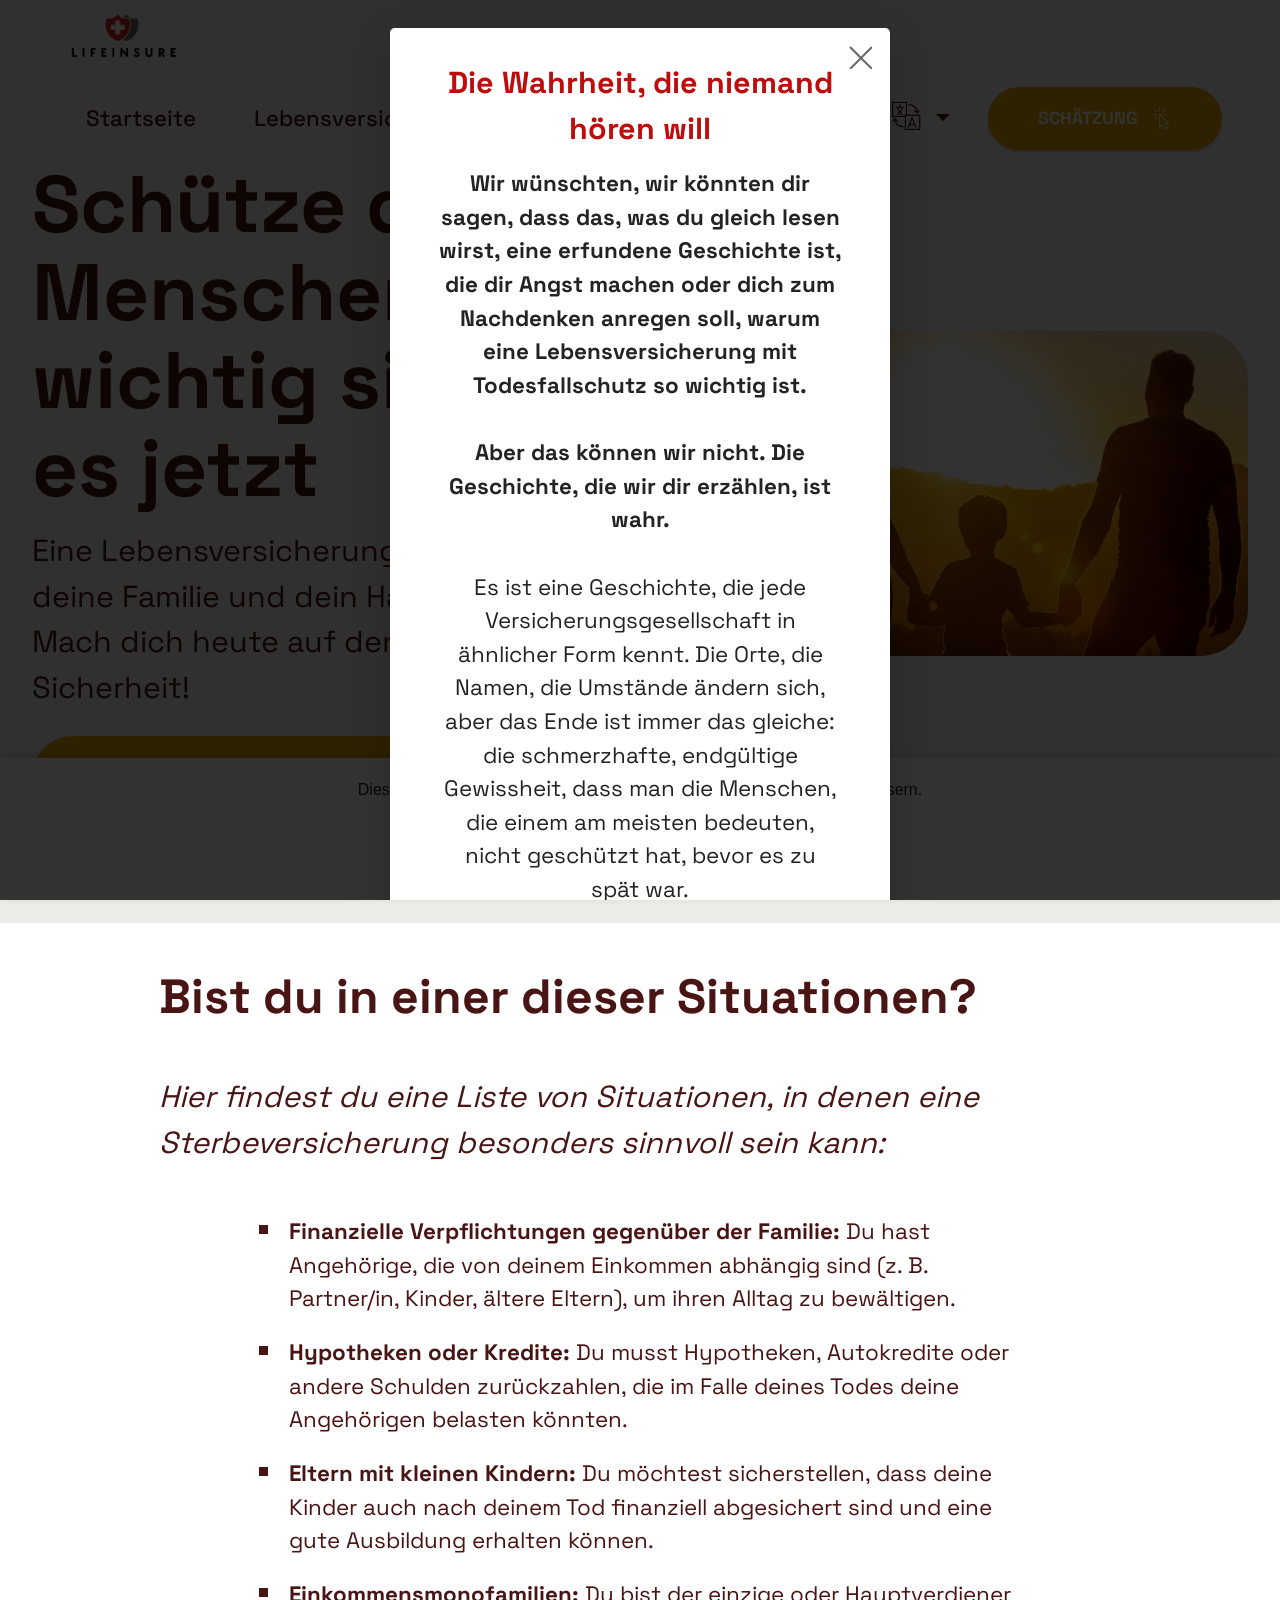
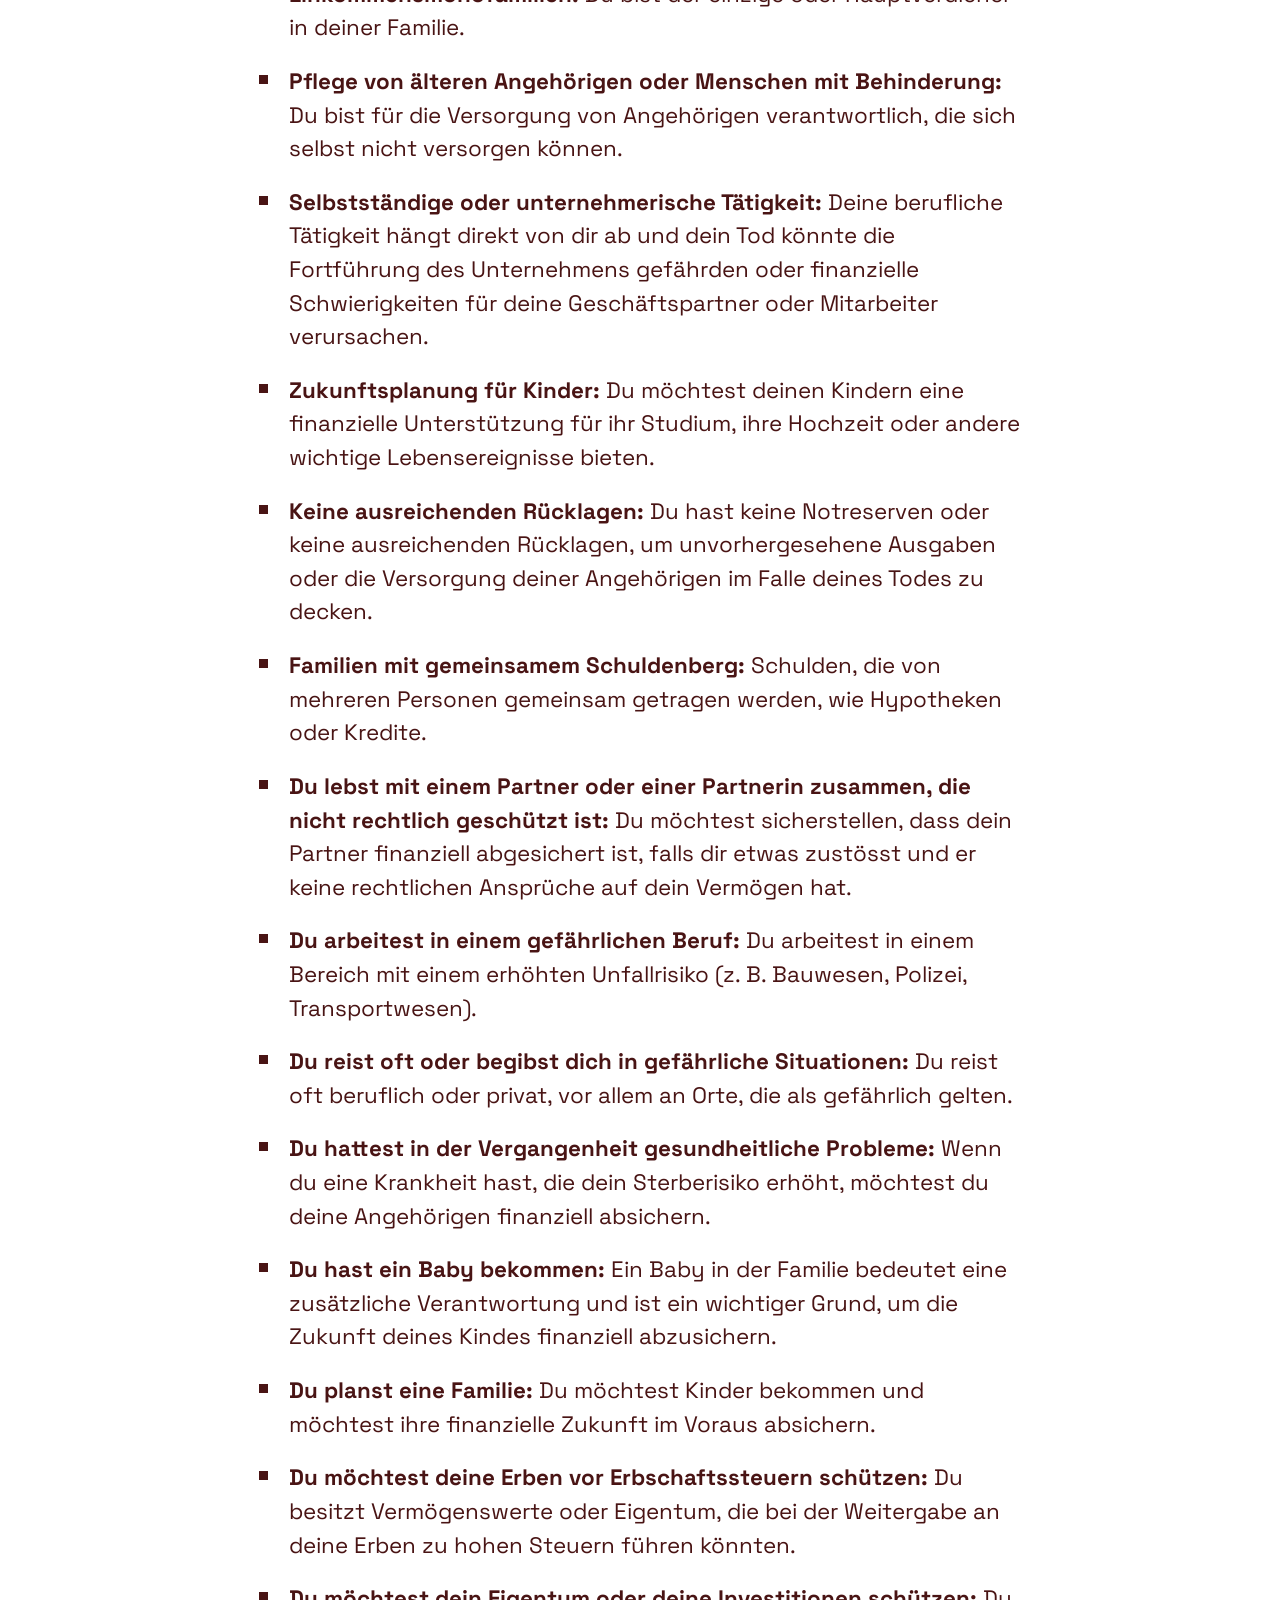
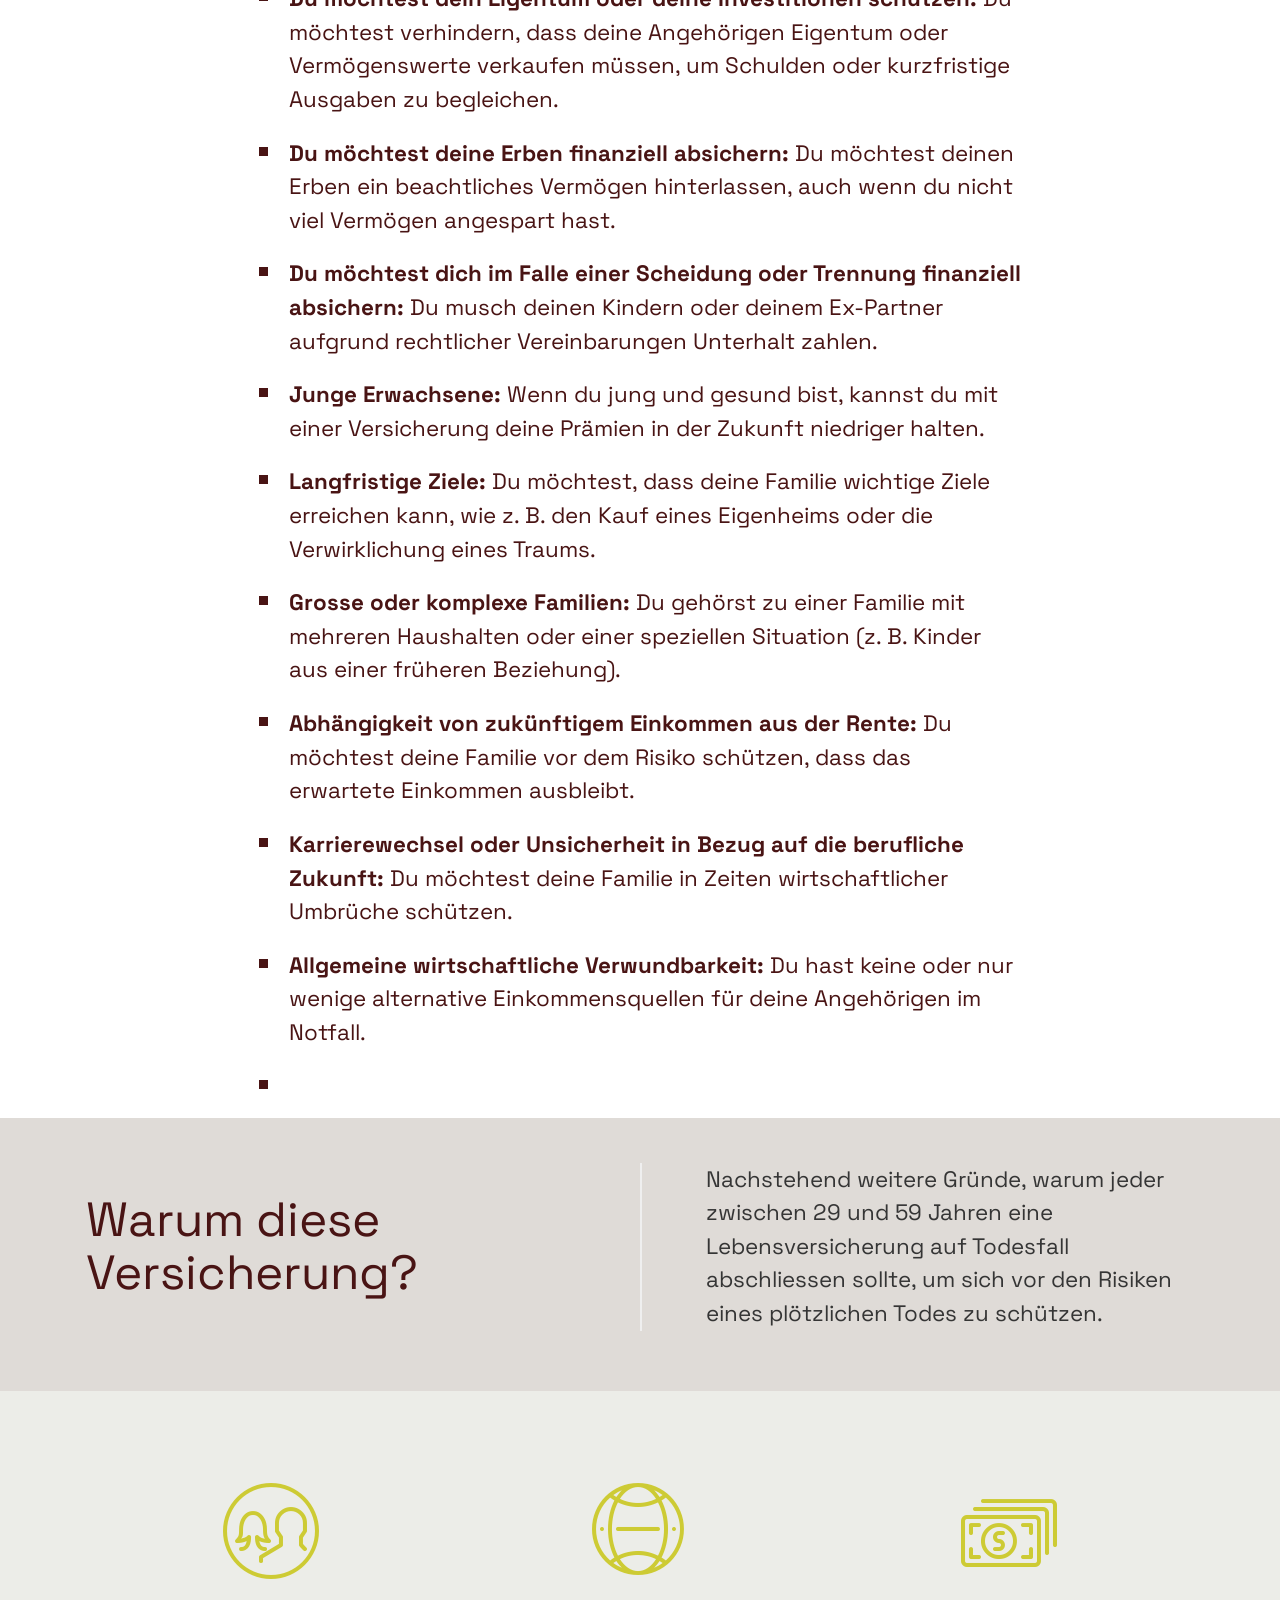
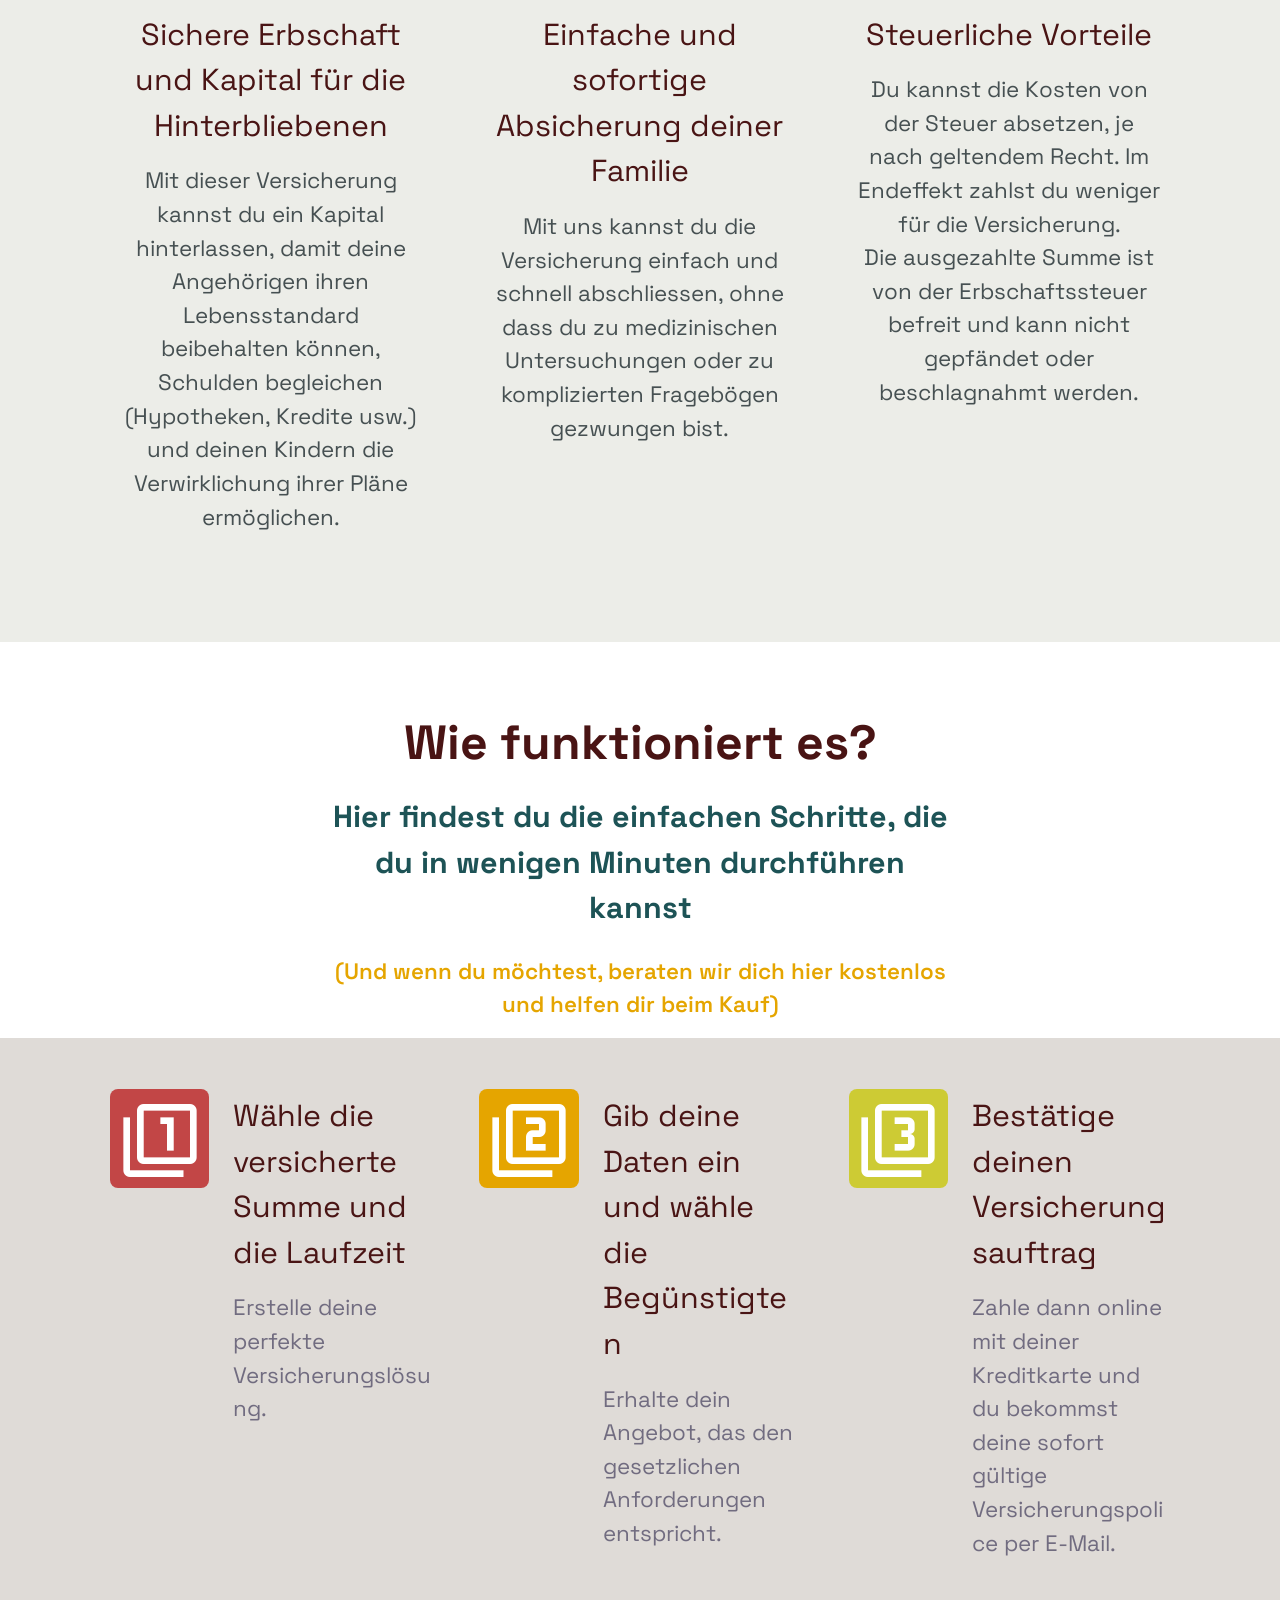
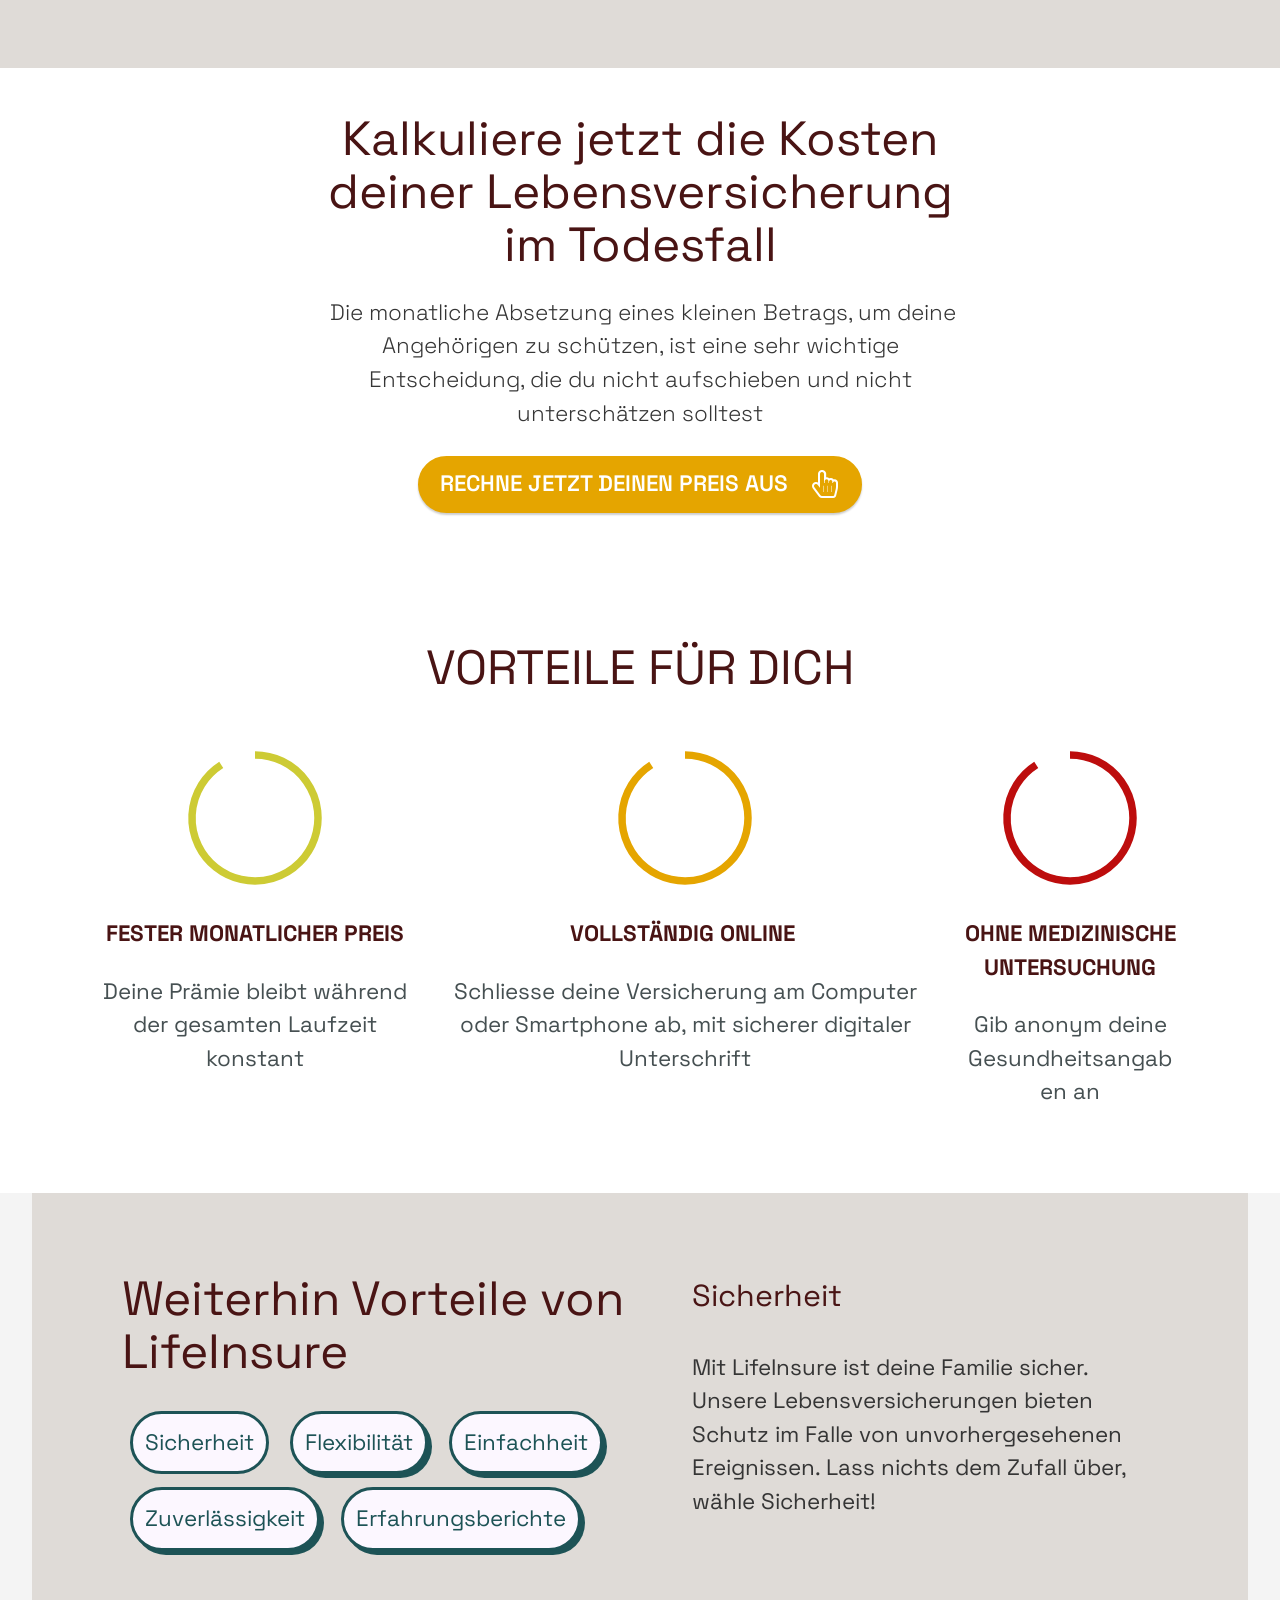
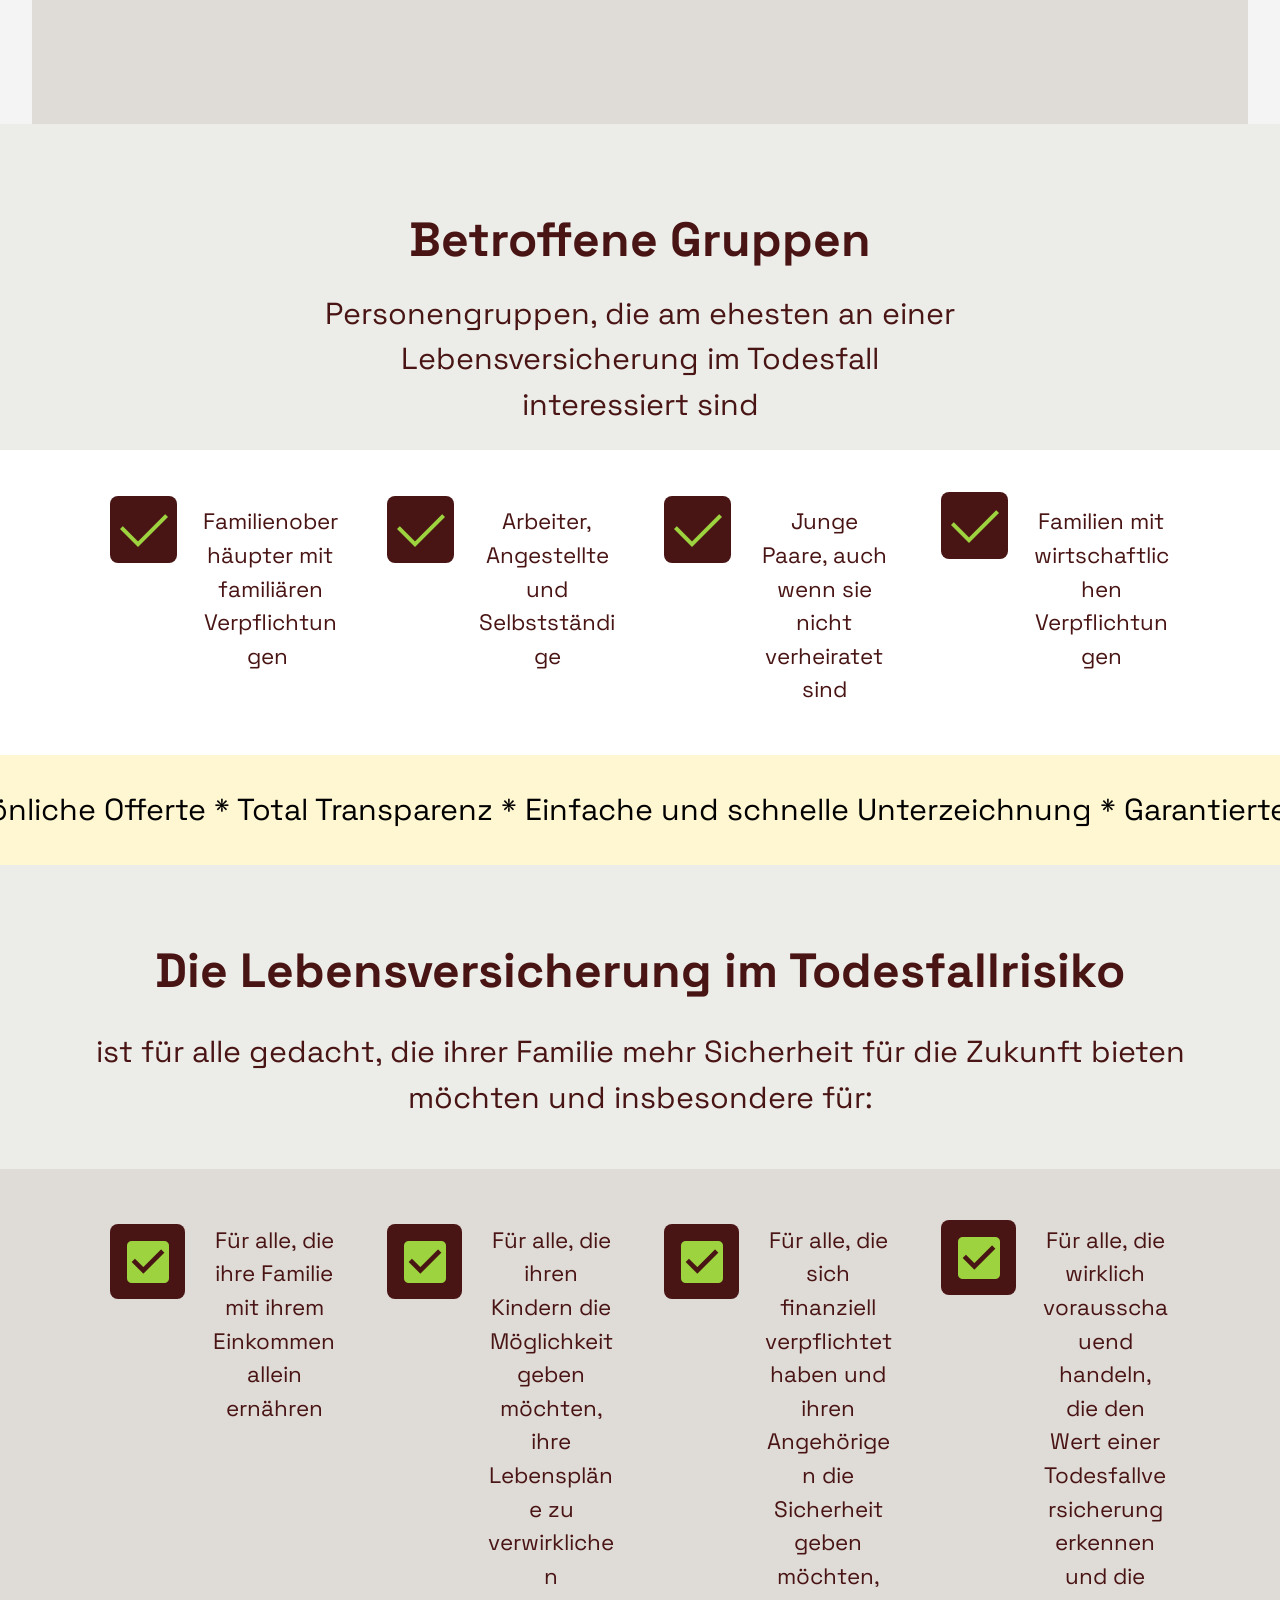
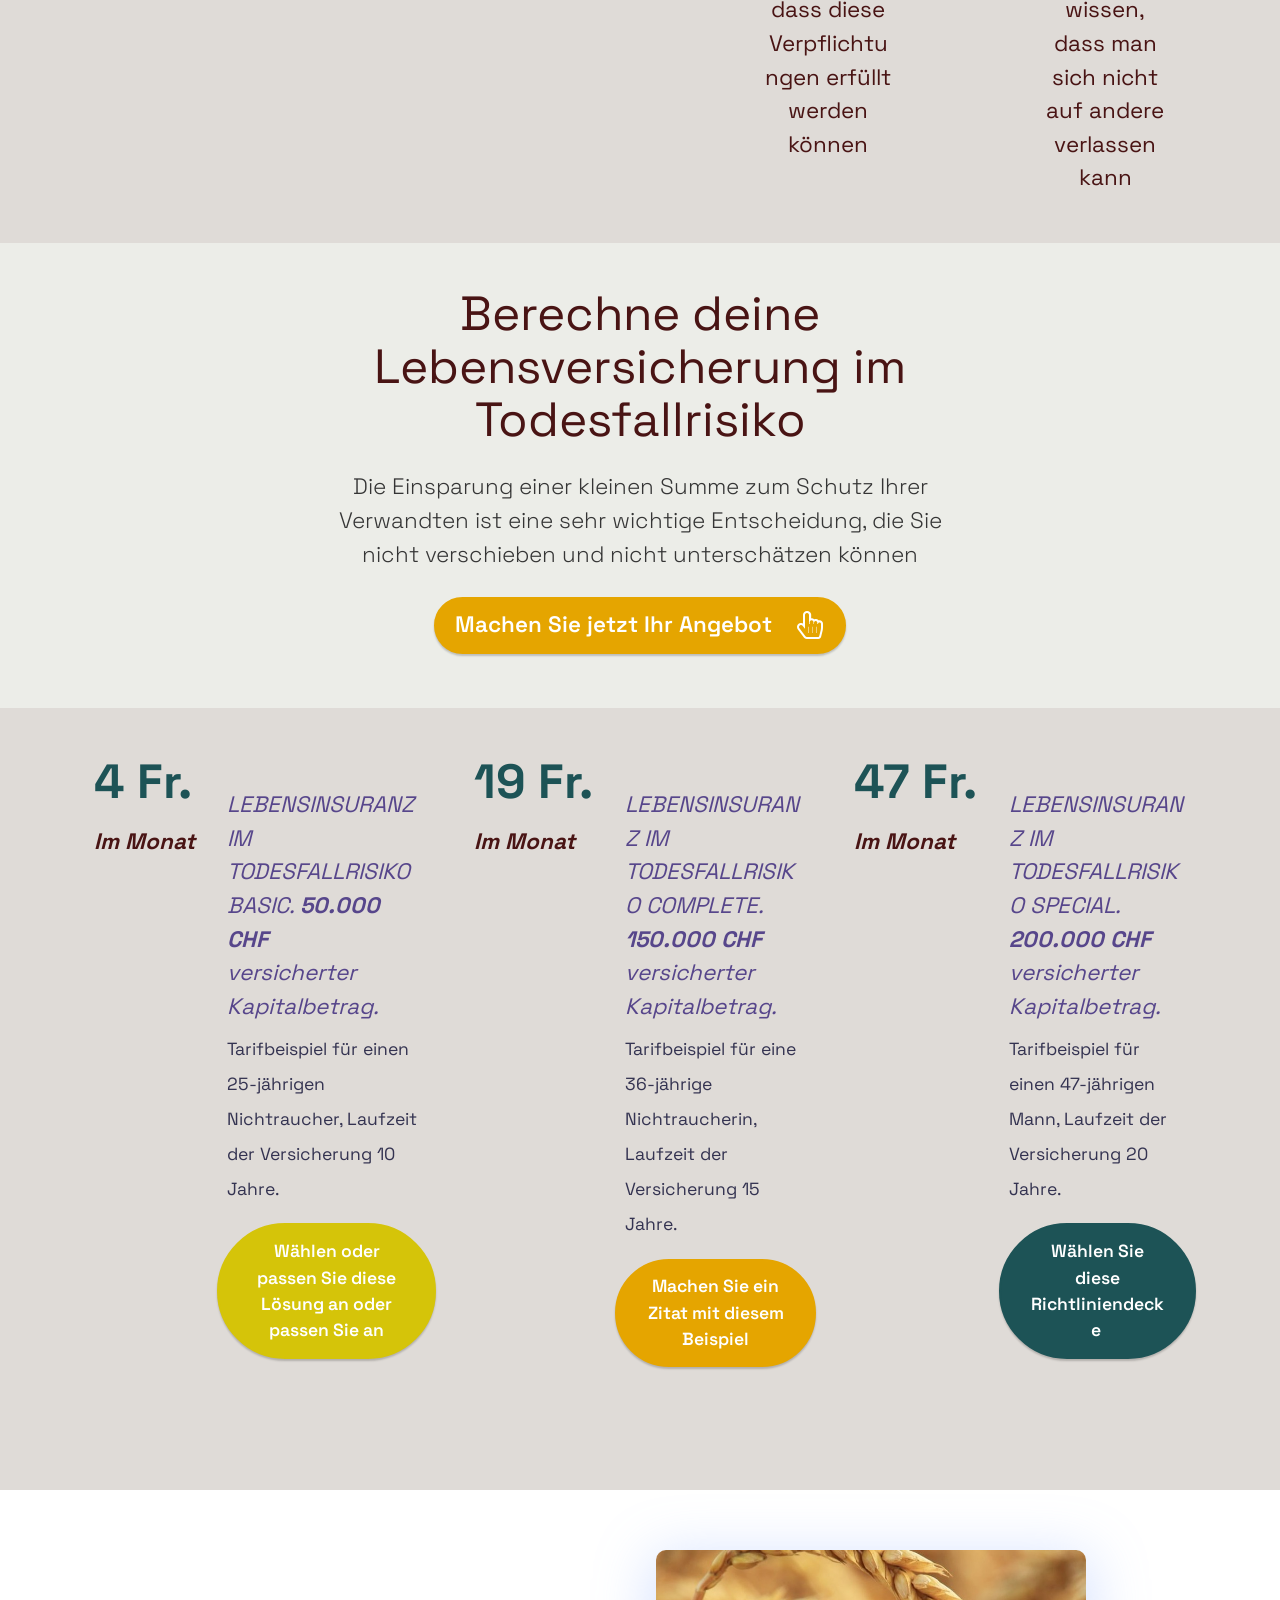
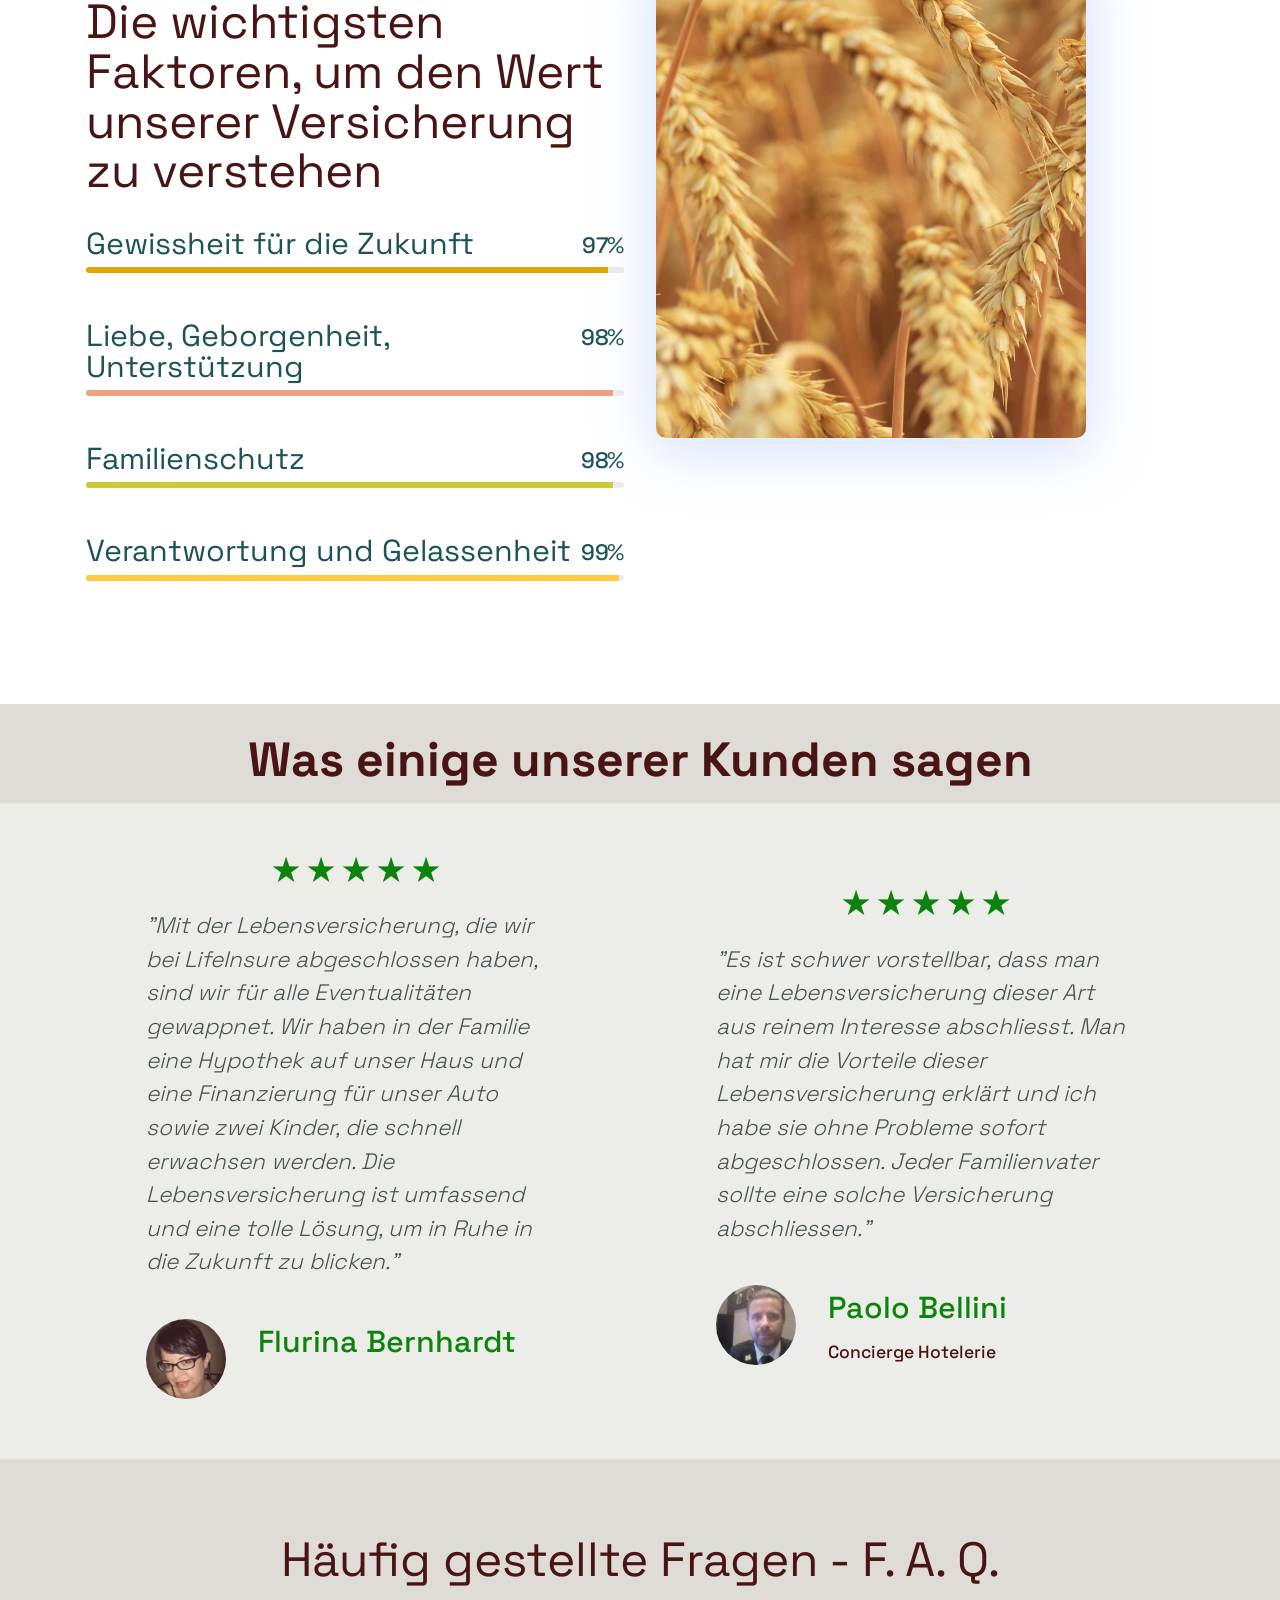
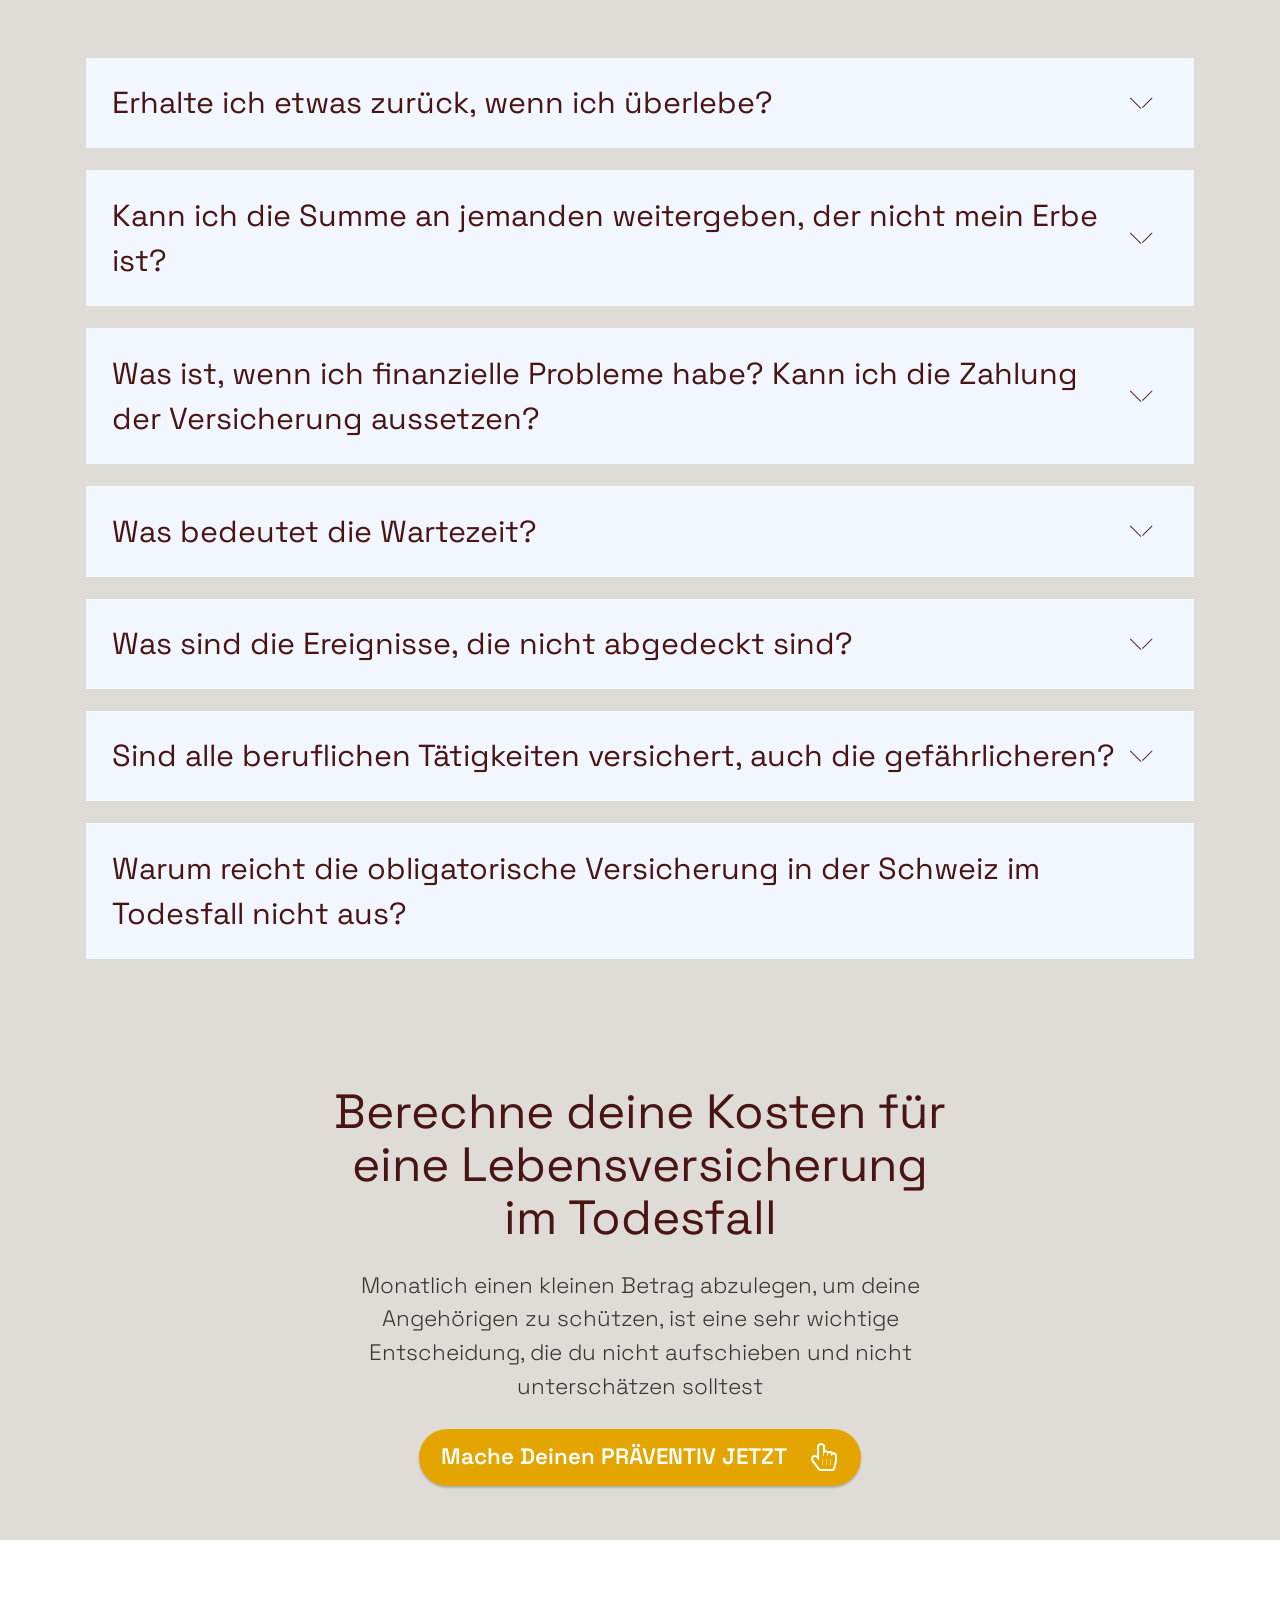
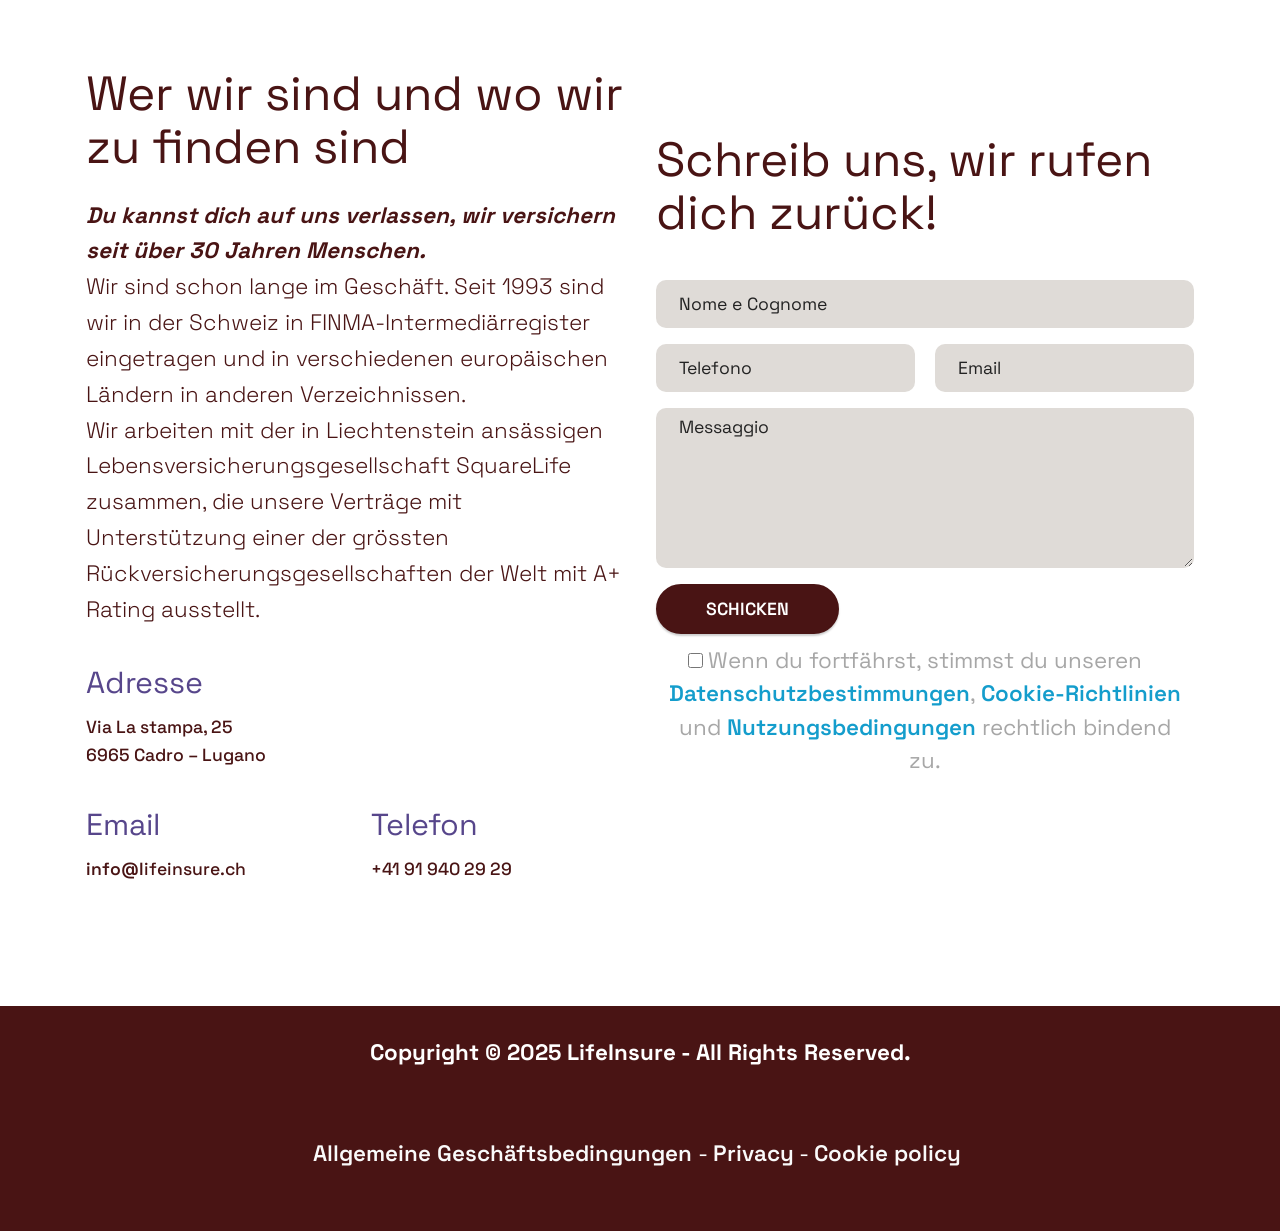
<file: index.html>
<!DOCTYPE html>
<html  lang="de">
<head>
  
  <meta charset="UTF-8">
  <meta http-equiv="X-UA-Compatible" content="IE=edge">
  
  <meta name="twitter:card" content="summary_large_image"/>
  <meta name="twitter:image:src" content="assets/images/index-meta.png">
  <meta property="og:image" content="assets/images/index-meta.png">
  <meta name="twitter:title" content="LifeInsure - Lebensversicherung in der Schweiz.">
  <meta name="viewport" content="width=device-width, initial-scale=1, minimum-scale=1">
  <link rel="shortcut icon" href="assets/images/lifeinsure-1-172x172.png" type="image/x-icon">
  <meta name="description" content="Lebensversicherung für den Todesfall in der Schweiz. Todesfallversicherung. Schützen Sie Ihre Familie. Schütze die, die du liebst.">
  
  
  <title>LifeInsure - Lebensversicherung in der Schweiz.</title>
  <link rel="stylesheet" href="assets/Material-Design-Icons/css/material.css">
  <link rel="stylesheet" href="assets/icon54/style.css">
  <link rel="stylesheet" href="assets/iconsMind/style.css">
  <link rel="stylesheet" href="assets/web/assets/mobirise-icons/mobirise-icons.css">
  <link rel="stylesheet" href="assets/web/assets/mobirise-icons2/mobirise2.css">
  <link rel="stylesheet" href="assets/FontAwesome/css/font-awesome.css">
  <link rel="stylesheet" href="assets/bootstrap/css/bootstrap.min.css">
  <link rel="stylesheet" href="assets/bootstrap/css/bootstrap-grid.min.css">
  <link rel="stylesheet" href="assets/bootstrap/css/bootstrap-reboot.min.css">
  <link rel="stylesheet" href="assets/web/assets/gdpr-plugin/gdpr-styles.css">
  <link rel="stylesheet" href="assets/animatecss/animate.css">
  <link rel="stylesheet" href="assets/popup-overlay-plugin/style.css">
    <link rel="stylesheet" href="assets/dropdown/css/style.css">
  <link rel="stylesheet" href="assets/as-pie-progress/css/progress.min.css">
  <link rel="stylesheet" href="assets/formstyler/jquery.formstyler.css">
  <link rel="stylesheet" href="assets/formstyler/jquery.formstyler.theme.css">
  <link rel="stylesheet" href="assets/datepicker/jquery.datetimepicker.min.css">
  <link rel="stylesheet" href="assets/socicon/css/styles.css">
  <link rel="stylesheet" href="assets/theme/css/style.css">
  <link rel="preload" href="https://fonts.googleapis.com/css?family=Space+Grotesk:300,400,500,600,700&display=swap" as="style" onload="this.onload=null;this.rel='stylesheet'">
  <noscript><link rel="stylesheet" href="https://fonts.googleapis.com/css?family=Space+Grotesk:300,400,500,600,700&display=swap"></noscript>
  <link rel="preload" as="style" href="assets/mobirise/css/mbr-additional.css"><link rel="stylesheet" href="assets/mobirise/css/mbr-additional.css" type="text/css">

  
  
  

</head>
<body>
  
  <section data-bs-version="5.1" class="inspirem5 menu menu1 cid-uCqBlXEDOY" once="menu" id="menu01-10">
    

    <nav class="navbar navbar-dropdown navbar-fixed-top navbar-expand-lg">
        <div class="container-fluid">
            <div class="navbar-brand">
                <span class="navbar-logo">
                    <a href="index.html#header01-11">
                        <img src="[data-uri]" alt="Lifeinsure" style="height: 3.6rem;" loading="lazy" class="lazyload" data-src="assets/images/lifeinsure-1-172x172.png">
                    </a>
                </span>
                
            </div>
            <button class="navbar-toggler" type="button" data-toggle="collapse" data-bs-toggle="collapse" data-target="#navbarSupportedContent" data-bs-target="#navbarSupportedContent" aria-controls="navbarNavAltMarkup" aria-expanded="false" aria-label="Toggle navigation">
                <div class="hamburger">
                    <span></span>
                    <span></span>
                    <span></span>
                    <span></span>
                </div>
            </button>
            <div class="collapse navbar-collapse" id="navbarSupportedContent">
                <ul class="navbar-nav nav-dropdown" data-app-modern-menu="true"><li class="nav-item"><a class="nav-link link text-primary display-7" href="index.html#header01-11">Startseite</a></li>
                    <li class="nav-item dropdown"><a class="nav-link link text-primary dropdown-toggle display-7" href="index.html#features01-1" data-toggle="dropdown-submenu" data-bs-toggle="dropdown" data-bs-auto-close="outside" aria-expanded="false">Lebensversicherung</a><div class="dropdown-menu" aria-labelledby="dropdown-707"><a class="text-primary dropdown-item display-7" href="ch-de.html#progress-bars02-18">Vorteile</a><a class="text-primary show dropdown-item display-7" href="ch-de.html#progress-bars01-1h">Wert</a><a class="text-primary show dropdown-item display-7" href="#" data-toggle="modal" data-bs-toggle="modal" data-target="#mbr-popup-s" data-bs-target="#mbr-popup-s"><span class="mdi-content-markunread mbr-iconfont mbr-iconfont-btn"></span>&nbsp;Eine wahre Geschichte&nbsp;(lesen)</a><a class="text-primary show dropdown-item display-7" href="ch-de.html#testimonials04-1j">Erfahrungsberichte</a></div>
                    </li>
                    <li class="nav-item"><a class="nav-link link text-primary display-7" href="ch-de.html#forms03-1n">Wer wir sind</a>
                    </li>
                    <li class="nav-item"><a class="nav-link link text-primary display-7" href="ch-de.html#forms03-1n">Kontakt</a>
                    </li><li class="nav-item dropdown"><a class="nav-link link text-primary dropdown-toggle show display-7" href="index.html#forms03-5" data-toggle="dropdown-submenu" data-bs-toggle="dropdown" data-bs-auto-close="outside" aria-expanded="false"><span class="icon54-v1-translate2 mbr-iconfont mbr-iconfont-btn"></span></a><div class="dropdown-menu show" aria-labelledby="dropdown-852" data-bs-popper="none"><a class="text-primary dropdown-item display-7" href="https://fr.lifeinsure.ch" target="_blank">Français</a><a class="text-primary show dropdown-item display-7" href="https://it.lifeinsure.ch" target="_blank">Italiano<br></a></div></li></ul>
                
                <div class="navbar-buttons mbr-section-btn"><a class="btn btn-lg btn-danger display-4" href="ch-de.html#features04-1b"><span class="icon54-v1-click-1 mbr-iconfont mbr-iconfont-btn"></span>SCHÄTZUNG&nbsp;</a></div>
            </div>
        </div>
    </nav>
</section>

<section data-bs-version="5.1" class="inspirem5 header1 cid-uCqBlYmBeq" id="header01-11">
    
    
    
    <div class="container-fluid">
        <div class="row justify-content-center">
            <div class="col-12 md-pb col-md-12 col-lg-5 image-wrapper">
                <img class="w-100 lazyload" src="[data-uri]" alt="LifeInsure" loading="lazy" data-src="assets/images/mbr-1357x905.jpg">
            </div>
            <div class="col-12 col-lg col-md-12">
                <div class="text-wrapper align-left">
                    <h1 class="mbr-section-title align-left mbr-fonts-style mb-3 display-1"><strong>Schütze die Menschen, die dir wichtig sind. Tue es jetzt</strong></h1>
                    <p class="mbr-text align-left mbr-fonts-style display-5">Eine Lebensversicherung im Todesfall sichert deine Familie und dein Hab und Gut ab.<br>Mach dich heute auf den Weg zu mehr Sicherheit!</p>
                    <div class="mbr-section-btn align-left mt-3"><a class="btn btn-lg btn-danger display-5" href="index.html"><span class="imind-hand-touch mbr-iconfont mbr-iconfont-btn"></span>Holen Sie sich Ihr Angebot!&nbsp;</a></div>
                </div>
            </div>
        </div>
    </div>
</section>

<section data-bs-version="5.1" class="list02 carem5 cid-uCqBlYZPuz mbr-fullscreen" id="list02-12">
    

    
    

    <div class="container-fluid">
        <div class="row">
            <div class="col-12 col-lg-10">
                <div class="content-wrapper">
                    <h2 class="mbr-section-title mbr-fonts-style display-2"><strong>Bist du in einer dieser Situationen?</strong></h2>
                    <p class="mbr-text mbr-fonts-style display-5"><em>Hier findest du eine Liste von Situationen, in denen eine Sterbeversicherung besonders sinnvoll sein kann:</em></p>
                </div>
            </div>
            <div class="col-12 col-lg-8">
                <ul class="list mbr-fonts-style display-7">
                    <li class="item-wrap"><strong>Finanzielle Verpflichtungen gegenüber der Familie: </strong>Du hast Angehörige, die von deinem Einkommen abhängig sind (z. B. Partner/in, Kinder, ältere Eltern), um ihren Alltag zu bewältigen.</li><li class="item-wrap"><strong>Hypotheken oder Kredite: </strong>Du musst Hypotheken, Autokredite oder andere Schulden zurückzahlen, die im Falle deines Todes deine Angehörigen belasten könnten.</li><li class="item-wrap"><strong>Eltern mit kleinen Kindern: </strong>Du möchtest sicherstellen, dass deine Kinder auch nach deinem Tod finanziell abgesichert sind und eine gute Ausbildung erhalten können.</li><li class="item-wrap"><strong>Einkommensmonofamilien: </strong>Du bist der einzige oder Hauptverdiener in deiner Familie.</li><li class="item-wrap"><strong>Pflege von älteren Angehörigen oder Menschen mit Behinderung: </strong>Du bist für die Versorgung von Angehörigen verantwortlich, die sich selbst nicht versorgen können.</li><li class="item-wrap"><strong>Selbstständige oder unternehmerische Tätigkeit: </strong>Deine berufliche Tätigkeit hängt direkt von dir ab und dein Tod könnte die Fortführung des Unternehmens gefährden oder finanzielle Schwierigkeiten für deine Geschäftspartner oder Mitarbeiter verursachen.</li><li class="item-wrap"><strong>Zukunftsplanung für Kinder: </strong>Du möchtest deinen Kindern eine finanzielle Unterstützung für ihr Studium, ihre Hochzeit oder andere wichtige Lebensereignisse bieten.</li><li class="item-wrap"><strong>Keine ausreichenden Rücklagen: </strong>Du hast keine Notreserven oder keine ausreichenden Rücklagen, um unvorhergesehene Ausgaben oder die Versorgung deiner Angehörigen im Falle deines Todes zu decken.</li><li class="item-wrap"><strong>Familien mit gemeinsamem Schuldenberg: </strong>Schulden, die von mehreren Personen gemeinsam getragen werden, wie Hypotheken oder Kredite.</li><li class="item-wrap"><strong>Du lebst mit einem Partner oder einer Partnerin zusammen, die nicht rechtlich geschützt ist: </strong>Du möchtest sicherstellen, dass dein Partner finanziell abgesichert ist, falls dir etwas zustösst und er keine rechtlichen Ansprüche auf dein Vermögen hat.</li><li class="item-wrap"><strong>Du arbeitest in einem gefährlichen Beruf: </strong>Du arbeitest in einem Bereich mit einem erhöhten Unfallrisiko (z. B. Bauwesen, Polizei, Transportwesen).</li><li class="item-wrap"><strong>Du reist oft oder begibst dich in gefährliche Situationen: </strong>Du reist oft beruflich oder privat, vor allem an Orte, die als gefährlich gelten.</li><li class="item-wrap"><strong>Du hattest in der Vergangenheit gesundheitliche Probleme: </strong>Wenn du eine Krankheit hast, die dein Sterberisiko erhöht, möchtest du deine Angehörigen finanziell absichern.</li><li class="item-wrap"><strong>Du hast ein Baby bekommen: </strong>Ein Baby in der Familie bedeutet eine zusätzliche Verantwortung und ist ein wichtiger Grund, um die Zukunft deines Kindes finanziell abzusichern.</li><li class="item-wrap"><strong>Du planst eine Familie: </strong>Du möchtest Kinder bekommen und möchtest ihre finanzielle Zukunft im Voraus absichern.</li><li class="item-wrap"><strong>Du möchtest deine Erben vor Erbschaftssteuern schützen: </strong>Du besitzt Vermögenswerte oder Eigentum, die bei der Weitergabe an deine Erben zu hohen Steuern führen könnten.</li><li class="item-wrap"><strong>Du möchtest dein Eigentum oder deine Investitionen schützen: </strong>Du möchtest verhindern, dass deine Angehörigen Eigentum oder Vermögenswerte verkaufen müssen, um Schulden oder kurzfristige Ausgaben zu begleichen.</li><li class="item-wrap"><strong>Du möchtest deine Erben finanziell absichern: </strong>Du möchtest deinen Erben ein beachtliches Vermögen hinterlassen, auch wenn du nicht viel Vermögen angespart hast.</li><li class="item-wrap"><strong>Du möchtest dich im Falle einer Scheidung oder Trennung finanziell absichern: </strong>Du musch deinen Kindern oder deinem Ex-Partner aufgrund rechtlicher Vereinbarungen Unterhalt zahlen.</li><li class="item-wrap"><strong>Junge Erwachsene: </strong>Wenn du jung und gesund bist, kannst du mit einer Versicherung deine Prämien in der Zukunft niedriger halten.
</li><li class="item-wrap"><strong>Langfristige Ziele: </strong>Du möchtest, dass deine Familie wichtige Ziele erreichen kann, wie z. B. den Kauf eines Eigenheims oder die Verwirklichung eines Traums.
</li><li class="item-wrap"><strong>Grosse oder komplexe Familien: </strong>Du gehörst zu einer Familie mit mehreren Haushalten oder einer speziellen Situation (z. B. Kinder aus einer früheren Beziehung).
</li><li class="item-wrap"><strong>Abhängigkeit von zukünftigem Einkommen aus der Rente: </strong>Du möchtest deine Familie vor dem Risiko schützen, dass das erwartete Einkommen ausbleibt.
</li><li class="item-wrap"><strong>Karrierewechsel oder Unsicherheit in Bezug auf die berufliche Zukunft: </strong>Du möchtest deine Familie in Zeiten wirtschaftlicher Umbrüche schützen.
</li><li class="item-wrap"><strong>Allgemeine wirtschaftliche Verwundbarkeit: </strong>Du hast keine oder nur wenige alternative Einkommensquellen für deine Angehörigen im Notfall.</li><li class="item-wrap"><strong>
</strong></li><li class="item-wrap"><strong>
</strong></li><li class="item-wrap"><strong>
</strong></li><li class="item-wrap"><strong>
</strong></li><li class="item-wrap"><strong>
</strong></li><li class="item-wrap"><strong>
</strong></li><li class="item-wrap"><strong>
</strong></li><li class="item-wrap"><strong>
</strong></li><li class="item-wrap"><strong>
</strong></li><li class="item-wrap"><strong>
</strong></li>
                </ul>
            </div>
        </div>
    </div>
</section>

<section data-bs-version="5.1" class="header4 cid-uCqBlZB9uD" id="content06-13">

    

    

    <div class="container">
        <div class="row">

            <div class="col-md-12 col-lg-6 align-left">
                <h1 class="mbr-section-title align-left mbr-white mbr-fonts-style display-2">Warum diese Versicherung?</h1>
            </div>


            <div class="col-md-12 col-lg-6 block-border align-left">
                <p class="mbr-text align-left mbr-fonts-style display-7">Nachstehend weitere Gründe, warum jeder zwischen 29 und 59 Jahren eine Lebensversicherung auf Todesfall abschliessen sollte, um sich vor den Risiken eines plötzlichen Todes zu schützen.</p>

            </div>



        </div>
    </div>
</section>

<section data-bs-version="5.1" class="features1 cid-uCqBm07jGh" id="features01-14">

    

    
    <div class="container">
        <div class="media-container-row">

            <div class="card p-3 col-12 col-md-8 col-lg-4">
                <div class="card-img pb-4">
                    <span class="mbr-iconfont mbri-users" style="color: rgb(215, 19, 19); fill: rgb(215, 19, 19);"></span>
                </div>
                <div class="card-box">
                    <h4 class="card-title py-2 mbr-fonts-style display-5">Sichere Erbschaft und Kapital für die Hinterbliebenen</h4>
                    <p class="mbr-text mbr-fonts-style display-7">Mit dieser Versicherung kannst du ein Kapital hinterlassen, damit deine Angehörigen ihren Lebensstandard beibehalten können, Schulden begleichen (Hypotheken, Kredite usw.) und deinen Kindern die Verwirklichung ihrer Pläne ermöglichen.</p>
                </div>
            </div>

            <div class="card p-3 col-12 col-md-8 col-lg-4">
                <div class="card-img pb-4">
                    <span class="mbr-iconfont mbri-globe-2" style="color: rgb(189, 13, 13); fill: rgb(189, 13, 13);"></span>
                </div>
                <div class="card-box">
                    <h4 class="card-title py-2 mbr-fonts-style display-5">Einfache und sofortige Absicherung deiner Familie</h4>
                    <p class="mbr-text mbr-fonts-style display-7">Mit uns kannst du die Versicherung einfach und schnell abschliessen, ohne dass du zu medizinischen Untersuchungen oder zu komplizierten Fragebögen gezwungen bist.<br></p>
                </div>
            </div>

            <div class="card p-3 col-12 col-md-8 col-lg-4">
                <div class="card-img pb-4">
                    <span class="mbr-iconfont mbri-cash" style="color: rgb(228, 210, 149); fill: rgb(228, 210, 149);"></span>
                </div>
                <div class="card-box">
                    <h4 class="card-title py-2 mbr-fonts-style display-5">Steuerliche Vorteile</h4>
                    <p class="mbr-text mbr-fonts-style display-7">Du kannst die Kosten von der Steuer absetzen, je nach geltendem Recht. Im Endeffekt zahlst du weniger für die Versicherung.<br>Die ausgezahlte Summe ist von der Erbschaftssteuer befreit und kann nicht gepfändet oder beschlagnahmt werden.</p>
                </div>
            </div>

            

        </div>

    </div>

</section>

<section data-bs-version="5.1" class="cid-uCqBm0QevG" id="title01-15">

    

    

    <div class="container align-center">
        <div class="row justify-content-md-start justify-content-md-center">
            <div class="mbr-white col-sm-12 col-md-10 col-lg-7">
                <h1 class="mbr-section-title mbr-regular align-left mbr-fonts-style display-2"><strong>Wie funktioniert es?</strong></h1>
                <h3 class="mbr-section-subtitle align-left mbr-regular mbr-fonts-style display-5 pt-3"><strong>Hier findest du die einfachen Schritte, die du in wenigen Minuten durchführen kannst</strong></h3>
                <p class="mbr-text mbr-light align-left mbr-fonts-style display-7 pt-3"><strong><a href="ch-de.html#forms03-1n" class="text-danger">(Und wenn du möchtest, beraten wir dich hier kostenlos und helfen dir beim Kauf)</a></strong></p>
                
            </div>
        </div>
    </div>
</section>

<section data-bs-version="5.1" class="features1 cid-uCqBm1ISRO" id="features03-16">

    

    
    <div class="container">
        <div class="media-container-row">

            <div class="card p-3 col-12 col-md-8 col-lg-4">
                <div class="card-img pt-1">
                    <span class="mbr-iconfont img1 mdi-image-filter-1"></span>
                </div>
                <div class="card-box">
                    <h4 class="card-title py-2 align-left mbr-fonts-style display-5">Wähle die versicherte Summe und die Laufzeit</h4>
                    <p class="mbr-text mbr-fonts-style align-left display-7">Erstelle deine perfekte Versicherungslösung.<br><br></p>
                </div>
            </div>

            <div class="card p-3 col-12 col-md-8 col-lg-4">
                <div class="card-img pt-1">
                    <span class="mbr-iconfont img2 mdi-image-filter-2"></span>
                </div>
                <div class="card-box">
                    <h4 class="card-title py-2 align-left mbr-fonts-style display-5">Gib deine Daten ein und wähle die Begünstigten</h4>
                    <p class="mbr-text mbr-fonts-style align-left display-7">Erhalte dein Angebot, das den gesetzlichen Anforderungen entspricht.</p>
                </div>
            </div>

            <div class="card p-3 col-12 col-md-8 col-lg-4">
                <div class="card-img pt-1">
                    <span class="mbr-iconfont img3 mdi-image-filter-3"></span>
                </div>
                <div class="card-box">
                    <h4 class="card-title py-2 align-left mbr-fonts-style display-5">Bestätige deinen Versicherungsauftrag</h4>
                    <p class="mbr-text mbr-fonts-style align-left display-7">Zahle dann online mit deiner Kreditkarte und du bekommst deine sofort gültige Versicherungspolice per E-Mail.</p>
                </div>
            </div>

            

        </div>

    </div>

</section>

<section data-bs-version="5.1" class="cid-uCqBm2JAEg" id="title02-17">

    

    

    <div class="container align-center">
        <div class="row justify-content-md-start justify-content-md-center">
            <div class="mbr-white col-sm-12 col-md-10 col-lg-7">
                <h1 class="mbr-section-title mbr-regular align-center mbr-fonts-style display-2">Kalkuliere jetzt die Kosten deiner Lebensversicherung im Todesfall</h1>
                
                <p class="mbr-text mbr-light align-center mbr-fonts-style display-7 pt-3">&nbsp;Die monatliche Absetzung eines kleinen Betrags, um deine Angehörigen zu schützen, ist eine sehr wichtige Entscheidung, die du nicht aufschieben und nicht unterschätzen solltest</p>
                <div class="align-center mbr-section-btn"><a class="btn btn-md btn-danger display-7" href="index.html#pricing-tables02-4" target="_blank"><span class="fa fa-hand-pointer-o mbr-iconfont mbr-iconfont-btn"></span>RECHNE JETZT DEINEN PREIS AUS&nbsp;&nbsp;</a></div>
            </div>
        </div>
    </div>
</section>

<section data-bs-version="5.1" class="progress-bars3 cid-uCqBm3hQ6x" id="progress-bars02-18">

    

    

    <div class="container">
        <h2 class="mbr-section-title pb-4 align-center mbr-fonts-style display-2">VORTEILE FÜR DICH</h2>

        

        <div class="media-container-row">
            <div class="card p-3 align-center">
                <div class="wrap">
                    <div class="pie_progress progress1" role="progressbar" data-goal="100">
                        <p class="pie_progress__number number mbr-fonts-style display-5">100%</p>
                    </div>
                </div>
                <div class="mbr-crt-title pt-3">
                    <h4 class="card-title py-2 mbr-fonts-style display-7"><strong>FESTER MONATLICHER PREIS</strong></h4>
                    <p class="card-text py-2 mbr-fonts-style display-7">Deine Prämie bleibt während der gesamten Laufzeit konstant</p>
                </div>
            </div>

            <div class="card p-3 align-center">
                <div class="wrap">
                    <div class="pie_progress progress2" role="progressbar" data-goal="100">
                        <p class="pie_progress__number number mbr-fonts-style display-5">100%</p>
                    </div>
                </div>
                <div class="mbr-crt-title pt-3">
                    <h4 class="card-title py-2 mbr-fonts-style display-7"><strong>VOLLSTÄNDIG ONLINE&nbsp;</strong></h4>
                    <p class="card-text py-2 mbr-fonts-style display-7">Schliesse deine Versicherung am Computer oder Smartphone ab, mit sicherer digitaler Unterschrift</p>
                </div>
            </div>

            <div class="card p-3 align-center">
                <div class="wrap">
                    <div class="pie_progress progress3" role="progressbar" data-goal="100">
                        <p class="pie_progress__number number mbr-fonts-style display-5">100%</p>
                    </div>
                </div>
                <div class="mbr-crt-title pt-3">
                    <h4 class="card-title py-2 mbr-fonts-style display-7">
<div><strong>OHNE MEDIZINISCHE UNTERSUCHUNG</strong><br></div></h4>
                    <p class="card-text py-2 mbr-fonts-style display-7">Gib anonym deine Gesundheitsangaben an</p>
                </div>
            </div>

            


        </div>
    </div>
</section>

<section data-bs-version="5.1" class="tabs01 tabs servicem5 cid-uCqBm3UaGz" id="tabs01-19">
    

    
    

    <div class="container-fluid">
        <div class="row">
            <div class="col-12">
                <div class="content-wrapper">
                    <div class="title-wrapper">
                        <h2 class="mbr-section-title mbr-fonts-style display-2">Weiterhin Vorteile von LifeInsure</h2>
                        <div class="tabs-wrapper">
                            <ul class="nav nav-tabs" role="tablist">
                                <li class="nav-item first mbr-fonts-style"><a class="nav-link show mbr-fonts-style active display-7" role="tab" data-toggle="tab" data-bs-toggle="tab" href="#tabs01-19_tab0" aria-selected="true">Sicherheit</a></li>
                                <li class="nav-item"><a class="nav-link mbr-fonts-style active display-7" role="tab" data-toggle="tab" data-bs-toggle="tab" href="#tabs01-19_tab1" aria-selected="true">Flexibilität</a></li>
                                <li class="nav-item"><a class="nav-link mbr-fonts-style active display-7" role="tab" data-toggle="tab" data-bs-toggle="tab" href="#tabs01-19_tab2" aria-selected="true">Einfachheit</a></li>
                                <li class="nav-item"><a class="nav-link mbr-fonts-style active display-7" role="tab" data-toggle="tab" data-bs-toggle="tab" href="#tabs01-19_tab3" aria-selected="true">Zuverlässigkeit</a></li>
                                <li class="nav-item"><a class="nav-link mbr-fonts-style active display-7" role="tab" data-toggle="tab" data-bs-toggle="tab" href="#tabs01-19_tab4" aria-selected="true">Erfahrungsberichte</a></li>
                                
                            </ul>
                        </div>
                    </div>
                    <div class="tab-content">
                        <div id="tab1" class="tab-pane in active" role="tabpanel">
                            <div class="content-wrap">
                                <h4 class="item-title mbr-fonts-style display-5">Sicherheit</h4>
                                <div class="text-wrap">
                                    <p class="item-text mbr-fonts-style display-7">Mit LifeInsure ist deine Familie sicher. Unsere Lebensversicherungen bieten Schutz im Falle von unvorhergesehenen Ereignissen. Lass nichts dem Zufall über, wähle Sicherheit!</p>
                                </div>
                            </div>
                        </div>
                        <div id="tab2" class="tab-pane" role="tabpanel">
                            <div class="content-wrap">
                                <h4 class="item-title mbr-fonts-style display-5">Flexibilität</h4>
                                <div class="text-wrap">
                                    <p class="item-text mbr-fonts-style display-7">Passe deine Versicherung an deine Bedürfnisse an. Egal ob du ein Abenteurer oder ein Planer bist, wir haben die passende Lösung für dich. Total Flexibilität für jeden Lebensstil!</p>
                                </div>
                            </div>
                        </div>
                        <div id="tab3" class="tab-pane" role="tabpanel">
                            <div class="content-wrap">
                                <h4 class="item-title mbr-fonts-style display-5">Einfachheit</h4>
                                <div class="text-wrap">
                                    <p class="item-text mbr-fonts-style display-7">Noch nie war es so einfach, eine Versicherung abzuschliessen. Mit einer intuitiven Benutzeroberfläche und klaren Texten ist deine Offerte nur einen Klick entfernt. So einfach wie ein Glas Wasser!</p>
                                </div>
                            </div>
                        </div>
                        <div id="tab4" class="tab-pane" role="tabpanel">
                            <div class="content-wrap">
                                <h4 class="item-title mbr-fonts-style display-5">Zuverlässigkeit</h4>
                                <div class="text-wrap">
                                    <p class="item-text mbr-fonts-style display-7">Unsere finanzielle Stabilität ist deine Garantie. Mit jahrelanger Erfahrung im Versicherungswesen sind wir hier, um zu bleiben. Im Schadensfall sind die Zahlungen garantiert und ohne Überraschungen!</p>
                                </div>
                            </div>
                        </div>
                        <div id="tab5" class="tab-pane" role="tabpanel">
                            <div class="content-wrap">
                                <h4 class="item-title mbr-fonts-style display-5">Erfahrungsberichte</h4>
                                <div class="text-wrap">
                                    <p class="item-text mbr-fonts-style display-7">Lies die Geschichten von Menschen, die sich für LifeInsure entschieden haben. Zufriedene Kunden sprechen eine deutliche Sprache: Sicherheit, Entspannung und eine sorgenfreie Zukunft. Vertraue nicht nur uns, sondern auch denen, die uns bereits gewählt haben!</p>
                                </div>
                            </div>
                        </div>
                        
                    </div>
                </div>
            </div>
        </div>
    </div>
</section>

<section data-bs-version="5.1" class="cid-uCqBm4FgrQ" id="title02-1a">

    

    

    <div class="container align-center">
        <div class="row justify-content-md-start justify-content-md-center">
            <div class="mbr-white col-sm-12 col-md-10 col-lg-7">
                <h1 class="mbr-section-title mbr-regular align-center mbr-fonts-style display-2"><strong>Betroffene Gruppen</strong></h1>
                <h3 class="mbr-section-subtitle align-center mbr-regular mbr-fonts-style display-5 pt-3">Personengruppen, die am ehesten an einer Lebensversicherung im Todesfall interessiert sind</h3>
                
                
            </div>
        </div>
    </div>
</section>

<section data-bs-version="5.1" class="features1 cid-uCqBm5hW1d" id="features04-1b">

    

    
    <div class="container">
        <div class="media-container-row">

            <div class="card cardcolor p-3 col-12 col-md-8 col-lg-3">
                <div class="card-img pt-2">
                    <span class="mbr-iconfont img1 mobi-mbri-success mobi-mbri"></span>
                </div>
                <div class="card-box">
                    <h4 class="card-title py-2 align-left mbr-fonts-style display-7">Familienoberhäupter mit familiären Verpflichtungen&nbsp;</h4>
                    
                </div>
            </div>

            <div class="card cardcolor p-3 col-12 col-md-8 col-lg-3">
                <div class="card-img pt-2">
                    <span class="mbr-iconfont img1 mobi-mbri-success mobi-mbri"></span>
                </div>
                <div class="card-box">
                    <h4 class="card-title py-2 align-left mbr-fonts-style display-7">Arbeiter, Angestellte und Selbstständige</h4>
                    
                </div>
            </div>

            <div class="card cardcolor p-3 col-12 col-md-8 col-lg-3">
                <div class="card-img pt-2">
                    <span class="mbr-iconfont img1 mobi-mbri-success mobi-mbri"></span>
                </div>
                <div class="card-box">
                    <h4 class="card-title py-2 align-left mbr-fonts-style display-7">Junge Paare, auch wenn sie nicht verheiratet sind</h4>
                    
                </div>
            </div>

            <div class="card cardcolor p-3 col-12 col-md-8 col-lg-3">
                <div class="card-img pt-1">
                    <span class="mbr-iconfont img1 mobi-mbri-success mobi-mbri"></span>
                </div>
                <div class="card-box">
                    <h4 class="card-title py-2 align-left mbr-fonts-style display-7">Familien mit wirtschaftlichen Verpflichtungen</h4>
                    
                </div>
            </div>

        </div>

        


    </div>

</section>

<section data-bs-version="5.1" class="gellery01 servicem5 cid-uCqBm6dJ4O" id="gallery01-1c">
    

    
    

    <div class="container-fluid">
        <div class="loop-container">
            <div class="item display-5" data-linewords="Sofortige und persönliche Offerte * Total Transparenz * Einfache und schnelle Unterzeichnung * Garantierte Sicherheit * Kontinuierliche Innovation * " data-direction="-1" data-speed="0.07">
                WEB HOSTING BUSINESS · WEB HOSTING BUSINESS · WEB HOSTING BUSINESS · WEB HOSTING BUSINESS
                · WEB HOSTING BUSINESS · WEB HOSTING BUSINESS · WEB HOSTING BUSINESS · WEB HOSTING BUSINESS
                · WEB HOSTING BUSINESS · WEB HOSTING BUSINESS · WEB HOSTING BUSINESS · WEB HOSTING BUSINESS
                · WEB HOSTING BUSINESS · WEB HOSTING BUSINESS · WEB HOSTING BUSINESS · WEB HOSTING BUSINESS
            </div>
            <div class="item display-5" data-linewords="Sofortige und persönliche Offerte * Total Transparenz * Einfache und schnelle Unterzeichnung * Garantierte Sicherheit * Kontinuierliche Innovation * " data-direction="-1" data-speed="0.07">
                WEB HOSTING BUSINESS · WEB HOSTING BUSINESS · WEB HOSTING BUSINESS · WEB HOSTING BUSINESS
                · WEB HOSTING BUSINESS · WEB HOSTING BUSINESS · WEB HOSTING BUSINESS · WEB HOSTING BUSINESS
                · WEB HOSTING BUSINESS · WEB HOSTING BUSINESS · WEB HOSTING BUSINESS · WEB HOSTING BUSINESS
                · WEB HOSTING BUSINESS · WEB HOSTING BUSINESS · WEB HOSTING BUSINESS · WEB HOSTING BUSINESS
            </div>
        </div>
    </div>
</section>

<section data-bs-version="5.1" class="inspirem5 article4 cid-uCqBm6VFdw" id="article04-1d">
    

    
    
    <div class="container">
        <div class="row justify-content-center">
            <div class="title col-md-12 col-lg-12">
                <h3 class="mbr-section-title mbr-fonts-style align-center mb-4 display-2"><strong>Die Lebensversicherung im Todesfallrisiko</strong></h3>
                <h4 class="mbr-section-subtitle align-center mbr-fonts-style mb-4 display-5">ist für alle gedacht, die ihrer Familie mehr Sicherheit für die Zukunft bieten möchten und insbesondere für:</h4>
                
            </div>
        </div>
    </div>
</section>

<section data-bs-version="5.1" class="features1 cid-uCqBm7CdoH" id="features04-1e">

    

    
    <div class="container">
        <div class="media-container-row">

            <div class="card cardcolor p-3 col-12 col-md-8 col-lg-3">
                <div class="card-img pt-2">
                    <span class="mbr-iconfont img1 mdi-toggle-check-box"></span>
                </div>
                <div class="card-box">
                    <h4 class="card-title py-2 align-left mbr-fonts-style display-7">Für alle, die ihre Familie mit ihrem Einkommen allein ernähren<div><br></div></h4>
                    
                </div>
            </div>

            <div class="card cardcolor p-3 col-12 col-md-8 col-lg-3">
                <div class="card-img pt-2">
                    <span class="mbr-iconfont img1 mdi-toggle-check-box"></span>
                </div>
                <div class="card-box">
                    <h4 class="card-title py-2 align-left mbr-fonts-style display-7"><div>Für alle, die ihren Kindern die Möglichkeit geben möchten, ihre Lebenspläne zu verwirklichen</div></h4>
                    
                </div>
            </div>

            <div class="card cardcolor p-3 col-12 col-md-8 col-lg-3">
                <div class="card-img pt-2">
                    <span class="mbr-iconfont img1 mdi-toggle-check-box"></span>
                </div>
                <div class="card-box">
                    <h4 class="card-title py-2 align-left mbr-fonts-style display-7">Für alle, die sich finanziell verpflichtet haben und ihren Angehörigen die Sicherheit geben möchten, dass diese Verpflichtungen erfüllt werden können</h4>
                    
                </div>
            </div>

            <div class="card cardcolor p-3 col-12 col-md-8 col-lg-3">
                <div class="card-img pt-1">
                    <span class="mbr-iconfont img1 mdi-toggle-check-box"></span>
                </div>
                <div class="card-box">
                    <h4 class="card-title py-2 align-left mbr-fonts-style display-7">Für alle, die wirklich vorausschauend handeln, die den Wert einer Todesfallversicherung erkennen und die wissen, dass man sich nicht auf andere verlassen kann</h4>
                    
                </div>
            </div>

        </div>

        


    </div>

</section>

<section data-bs-version="5.1" class="cid-uCqBm8Cpft" id="title02-1f">

    

    

    <div class="container align-center">
        <div class="row justify-content-md-start justify-content-md-center">
            <div class="mbr-white col-sm-12 col-md-10 col-lg-7">
                <h1 class="mbr-section-title mbr-regular align-center mbr-fonts-style display-2">Berechne deine Lebensversicherung im Todesfallrisiko</h1>
                
                <p class="mbr-text mbr-light align-center mbr-fonts-style display-7 pt-3">Die Einsparung einer kleinen Summe zum Schutz Ihrer Verwandten ist eine sehr wichtige Entscheidung, die Sie nicht verschieben und nicht unterschätzen können</p>
                <div class="align-center mbr-section-btn"><a class="btn btn-md btn-danger display-7" href="index.html#pricing-tables02-4" target="_blank"><span class="fa fa-hand-pointer-o mbr-iconfont mbr-iconfont-btn"></span>Machen Sie jetzt Ihr Angebot&nbsp;&nbsp;</a></div>
            </div>
        </div>
    </div>
</section>

<section data-bs-version="5.1" class="features1 cid-uCqBm9mblG" id="pricing-tables02-1g">

    

    
    <div class="container">
        <div class="row justify-content-center">

            <div class="card col-12 col-md-8 col-lg-4">
                <div class="card-img">
                    <h4 class="price align-right mbr-fonts-style display-2"><strong>4 Fr.</strong></h4>
                    <p class="price-text align-right mbr-regular mbr-fonts-style pt-2 align-left display-7"><em><strong>Im Monat</strong></em><br></p>
                </div>
                <div class="card-box">
                    <h4 class="card-title align-left mbr-regular mbr-fonts-style display-7"><font color="#57468b"><em>LEBENSINSURANZ IM TODESFALLRISIKO BASIC. <strong>50.000 CHF&nbsp;</strong></em></font><br><font color="#57468b"><em>versicherter Kapitalbetrag.</em></font></h4>
                    <p class="mbr-text mbr-fonts-style align-left display-4">Tarifbeispiel für einen 25-jährigen Nichtraucher, Laufzeit der Versicherung 10 Jahre. </p>
                    <div class="align-left mbr-section-btn"><a class="btn btn-md btn-success display-4" href="https://www.afi-esca.it/preventivo/assicurazione-vita?ag=cat11223&c=4863094621" target="_blank">Wählen oder passen Sie diese Lösung an oder passen Sie an</a></div>
                </div>
            </div>

            <div class="card col-12 col-md-8 col-lg-4">
                <div class="card-img">
                    <h4 class="price align-right mbr-fonts-style display-2"><strong>19 Fr.</strong></h4>
                    <p class="price-text mbr-fonts-style pt-2 align-right display-7"><em><strong>Im Monat</strong></em><br></p>
                </div>
                <div class="card-box">
                    <h4 class="card-title align-left mbr-regular mbr-fonts-style display-7"><font color="#57468b"><em>LEBENSINSURANZ IM TODESFALLRISIKO COMPLETE.</em></font><div><font color="#57468b"><em><strong>150.000 CHF </strong>versicherter Kapitalbetrag.</em></font></div></h4>
                    <p class="mbr-text mbr-fonts-style align-left display-4">Tarifbeispiel für eine 36-jährige Nichtraucherin, Laufzeit der Versicherung 15 Jahre.</p>
                    <div class="align-left mbr-section-btn"><a class="btn btn-md btn-danger display-4" href="https://www.afi-esca.it/preventivo/assicurazione-vita?ag=cat11223&c=4863094621" target="_blank">Machen Sie ein Zitat mit diesem Beispiel</a></div>
                </div>
            </div>

            <div class="card col-12 col-md-8 col-lg-4">
                <div class="card-img">
                    <h4 class="price align-right mbr-fonts-style display-2"><strong>47 Fr.</strong></h4>
                    <p class="price-text mbr-fonts-style pt-2 align-right display-7"><strong><em>Im Monat</em></strong><br></p>
                </div>
                <div class="card-box">
                    <h4 class="card-title align-left mbr-regular mbr-fonts-style display-7"><font color="#57468b"><em>LEBENSINSURANZ IM TODESFALLRISIKO SPECIAL.</em></font><div><font color="#57468b"><em><strong>200.000 CHF</strong></em></font></div><div><font color="#57468b"><em>versicherter Kapitalbetrag.</em></font></div></h4>
                    <p class="mbr-text mbr-fonts-style align-left display-4">Tarifbeispiel für einen 47-jährigen Mann, Laufzeit der Versicherung 20 Jahre.</p>
                    <div class="align-left mbr-section-btn"><a class="btn btn-md btn-secondary display-4" href="https://www.afi-esca.it/preventivo/assicurazione-vita?ag=cat11223&c=4863094621" target="_blank">Wählen Sie diese Richtliniendecke&nbsp;</a></div>
                </div>
            </div>

        </div>

    </div>

</section>

<section data-bs-version="5.1" class="progress-bars1 cid-uCqBmadVL9" id="progress-bars01-1h">

    

    

    <div class="container">
        <div class="row">
            <div class="col-lg-6 mbr-flex col-md-12">

                <div class="mbr-m-auto py-5">
                    <h2 class="mbr-section-title pb-4 mbr-regular mbr-fonts-style display-7">

                        <div><span style="font-size: 48px;">Die wichtigsten Faktoren, um den Wert unserer Versicherung zu verstehen</span></div>
                    </h2>

                    

                    <div class="progress_elements">
                        <div class="progress1 pb-5">
                            <div class="title-wrap">
                                <div class="progressbar-title mbr-semibold mbr-fonts-style display-5">
                                    <p>Gewissheit für die Zukunft</p>
                                </div>
                                <div class="progress_value mbr-fonts-style display-7">
                                    <div class="progressbar-number mbr-semibold"></div>
                                    <span>%</span>
                                </div>
                            </div>
                            <progress class="progress progress-primary" max="100" value="97">
                            </progress>
                        </div>

                        <div class="progress2 pb-5">
                            <div class="title-wrap">
                                <div class="progressbar-title mbr-semibold mbr-fonts-style display-5">
                                    <p>Liebe, Geborgenheit, Unterstützung</p>
                                </div>
                                <div class="progress_value mbr-fonts-style display-7">
                                    <div class="progressbar-number mbr-semibold"></div>
                                    <span>%</span>
                                </div>
                            </div>
                            <progress class="progress progress-primary" max="100" value="98">
                            </progress>
                        </div>

                        <div class="progress3 pb-5">
                            <div class="title-wrap">
                                <div class="progressbar-title mbr-semibold mbr-fonts-style display-5">
                                    <p>Familienschutz</p>
                                </div>
                                <div class="progress_value mbr-fonts-style display-7">
                                    <div class="progressbar-number mbr-semibold"></div>
                                    <span>%</span>
                                </div>
                            </div>
                            <progress class="progress progress-primary" max="100" value="98">
                            </progress>
                        </div>

                        <div class="progress4">
                            <div class="title-wrap">
                                <div class="progressbar-title mbr-semibold mbr-fonts-style display-5">
                                    <p>Verantwortung und Gelassenheit</p>
                                </div>
                                <div class="progress_value mbr-fonts-style display-7">
                                    <div class="progressbar-number mbr-semibold"></div>
                                    <span>%</span>
                                </div>
                            </div>
                            <progress class="progress progress-primary" max="100" value="99">
                            </progress>
                        </div>
                    </div>

                </div>





            </div>
            <div class="col-lg-6 col-md-12 align-center">
                <img src="[data-uri]" alt="polizza vita online caso morte decesso" title="" loading="lazy" class="lazyload" data-src="assets/images/mbr-1004x1506.jpeg">

            </div>
        </div>
    </div>
</section>

<section data-bs-version="5.1" class="header4 cid-uCqBmb3Psz" id="content05-1i">

    

    

    <div class="container">
        <div class="row justify-content-md-center">
            <div class=" col-md-12 col-lg-12 align-left">
                
                <h1 class="mbr-section-title align-left mbr-white pb-2 mbr-fonts-style display-2"><strong>Was einige unserer Kunden sagen</strong></h1>

                
            </div>



        </div>
    </div>
</section>

<section data-bs-version="5.1" class="cid-uCqBmbRs6p" id="testimonials04-1j">

    

    



    <div class="container">
        <div class="row justify-content-center">

            <div class="col-md-12 col-lg-6 col-12 item mdpb">
                
                <h3 class="mbr-section-subtitle align-left align-left mbr-regular pb-3 mbr-fonts-style display-5"><strong>★ ★ ★ ★ ★</strong></h3>
                <p class="mbr-text mbr-light pb-4 align-left mbr-fonts-style display-7"><em>"Mit der Lebensversicherung, die wir bei LifeInsure abgeschlossen haben, sind wir für alle Eventualitäten gewappnet. Wir haben in der Familie eine Hypothek auf unser Haus und eine Finanzierung für unser Auto sowie zwei Kinder, die schnell erwachsen werden. Die Lebensversicherung ist umfassend und eine tolle Lösung, um in Ruhe in die Zukunft zu blicken."</em><br></p>

                <div class="author-box">

                    <div class="img-box">
                        <img class="face lazyload" src="[data-uri]" alt="polizza vita online caso morte decesso" title="" loading="lazy" data-src="assets/images/27503355-10211579661874273-4094848619546750397-o.jpg">
                    </div>

                    <div class="author mbr-m-auto">
                        <h3 class="mbr-semibold pb-2 mbr-fonts-style display-5">Flurina Bernhardt&nbsp;</h3>
                        <h4 class="mbr-semibold mbr-fonts-style display-4">Verwaltungsmitarbeiterin</h4>
                    </div>
                </div>


            </div>


            <div class="col-md-12 col-lg-6 col-12 item">
                
                <h3 class="mbr-section-subtitle align-left align-left mbr-regular pb-3 mbr-fonts-style display-5"><strong>★ ★ ★ ★ ★</strong></h3>
                <p class="mbr-text mbr-light pb-4 align-left mbr-fonts-style display-7"><em>"Es ist schwer vorstellbar, dass man eine Lebensversicherung dieser Art aus reinem Interesse abschliesst. Man hat mir die Vorteile dieser Lebensversicherung erklärt und ich habe sie ohne Probleme sofort abgeschlossen. Jeder Familienvater sollte eine solche Versicherung abschliessen."</em><br></p>

                <div class="author-box">

                    <div class="img-box">
                        <img class="face lazyload" src="[data-uri]" alt="polizza vita online caso morte decesso" title="" loading="lazy" data-src="assets/images/paolo-bellini.jpg">
                    </div>

                    <div class="author mbr-m-auto">
                        <h3 class="mbr-semibold pb-2 mbr-fonts-style display-5">Paolo Bellini</h3>
                        <h4 class="mbr-semibold mbr-fonts-style display-4">Concierge Hotelerie</h4>
                    </div>
                </div>


            </div>




        </div>



    </div>

</section>

<section data-bs-version="5.1" class="accordion1 cid-uCqBmcIrqN" id="accordion01-1k">

    

    
    <div class="container">
        <div class="row">
            <div class="col-12 col-md-12">
                <div class="section-head text-center space30">
                    <h2 class="mbr-section-title pb-5 mbr-fonts-style display-2">Häufig gestellte Fragen - F. A. Q.</h2>
                </div>
                <div class="clearfix"></div>
                <div id="bootstrap-accordion_20" class="panel-group accordionStyles accordion" role="tablist" aria-multiselectable="true">
                    <div class="card">
                        <div class="card-header" role="tab" id="headingOne">
                            <a role="button" class="panel-title collapsed" data-toggle="collapse" data-bs-toggle="collapse" data-core="" href="#collapse1_20" aria-expanded="false" aria-controls="collapse1">
                                <h4 class="mbr-fonts-style display-5">
                                    <span class="sign mbr-iconfont mbri-arrow-down inactive"></span>
<div>Erhalte ich etwas zurück, wenn ich überlebe?</div></h4>
                            </a>
                        </div>
                        <div id="collapse1_20" class="panel-collapse noScroll collapse " role="tabpanel" aria-labelledby="headingOne" data-parent="#accordion" data-bs-parent="#bootstrap-accordion_20">
                            <div class="panel-body p-4">
                                <p class="mbr-fonts-style panel-text display-7"><strong>Zum Glück nicht</strong>! Denn wenn du überlebst, ist das eine gute Nachricht. Jeder wünscht sich, möglichst lange zu leben. Eine so genannte Todesfallversicherung ist keine Kapital- oder Finanzinvestitionsversicherung, sondern eine rein risikobezogene Versicherung, die im Falle des Ablebens einspringt. Eine Mischversicherung oder Kapitalversicherung mit einer Todesfallversicherung hätte dich doppelt oder dreimal so viel gekostet und am Ende nur eine sehr viel geringere Todesfallversicherung und ein kleines Kapital oder eine kleine Rente gebracht. Das ist aber eine andere Geschichte, eine andere Art von Versicherung, die viel komplizierter, viel umfassender und viel teurer ist als die reine Todesfallversicherung, die wir dir hier anbieten.<br><br>Leider läuft nicht immer alles so, wie wir es uns wünschen. Es ist sehr wichtig, dass du eine kleine monatliche Summe für den Fall deines Ablebens zurücklegst, um deine Angehörigen zu schützen. Das ist eine Entscheidung, die du nicht auf die lange Bank schieben und keinesfalls unterschätzen solltest.</p>
                            </div>
                        </div>
                    </div>
                    <div class="card">
                        <div class="card-header" role="tab" id="headingTwo">
                            <a role="button" class="collapsed panel-title" data-toggle="collapse" data-bs-toggle="collapse" data-core="" href="#collapse2_20" aria-expanded="false" aria-controls="collapse2">
                                <h4 class="mbr-fonts-style display-5">
                                    <span class="sign mbr-iconfont mbri-arrow-down inactive"></span>Kann ich die Summe an jemanden weitergeben, der nicht mein Erbe ist?&nbsp; &nbsp; &nbsp; &nbsp; &nbsp; &nbsp; &nbsp; &nbsp; &nbsp; &nbsp; &nbsp; &nbsp; &nbsp; &nbsp; &nbsp; &nbsp; &nbsp;</h4>
                            </a>

                        </div>
                        <div id="collapse2_20" class="panel-collapse noScroll collapse" role="tabpanel" aria-labelledby="headingTwo" data-parent="#accordion" data-bs-parent="#bootstrap-accordion_20">
                            <div class="panel-body p-4">
                                <p class="mbr-fonts-style panel-text display-7"><strong>Ja, du kannst mit unserer Police festlegen</strong>, wer den Kapitalbetrag erhalten soll. Das muss nicht unbedingt ein Familienmitglied sein. Du kannst diese Person auch im Laufe der Jahre ändern, falls du das für richtig hältst.<br>Familienkern. Wenn du möchtest, kannst du ihn im Laufe der Jahre auch ändern.</p>
                            </div>
                        </div>
                    </div>
                    <div class="card">
                        <div class="card-header" role="tab" id="headingThree">
                            <a role="button" class="collapsed panel-title" data-toggle="collapse" data-bs-toggle="collapse" data-core="" href="#collapse3_20" aria-expanded="false" aria-controls="collapse3">
                                <h4 class="mbr-fonts-style display-5">
                                    <span class="sign mbr-iconfont mbri-arrow-down inactive"></span>Was ist, wenn ich finanzielle Probleme habe? Kann ich die Zahlung der Versicherung aussetzen?</h4>
                            </a>
                        </div>
                        <div id="collapse3_20" class="panel-collapse noScroll collapse" role="tabpanel" aria-labelledby="headingThree" data-parent="#accordion" data-bs-parent="#bootstrap-accordion_20">
                            <div class="panel-body p-4">
                                <p class="mbr-fonts-style panel-text display-7"><strong>Ja, du kannst die Zahlung </strong>bei jeder jährlichen Wiederholung der Versicherung aussetzen, ohne dass dir Kosten oder Strafen entstehen. In diesem Fall wird die Versicherung natürlich ebenfalls ausgesetzt.</p>
                            </div>
                        </div>
                    </div>
                    <div class="card">
                        <div class="card-header" role="tab" id="headingFour">
                            <a role="button" class="collapsed panel-title" data-toggle="collapse" data-bs-toggle="collapse" data-core="" href="#collapse4_20" aria-expanded="false" aria-controls="collapse4">
                                <h4 class="mbr-fonts-style display-5">
                                    <span class="sign mbr-iconfont mbri-arrow-down inactive"></span>Was bedeutet die Wartezeit?</h4>
                            </a>
                        </div>
                        <div id="collapse4_20" class="panel-collapse noScroll collapse" role="tabpanel" aria-labelledby="headingFour" data-parent="#accordion" data-bs-parent="#bootstrap-accordion_20">
                            <div class="panel-body p-4">
                                <p class="mbr-fonts-style panel-text display-7"><strong>Die Wartezeit</strong> ist die Zeitspanne zwischen dem Versicherungsbeginn und dem Zeitpunkt, an dem der Versicherungsschutz in vollem Umfang greift und die Leistungen beschränkt sind. In diesem Fall beträgt die Wartezeit bei unserer Versicherung, die ohne medizinische Untersuchung abgeschlossen wird, 6 Monate bei Krankheit. Wenn der Schaden während der Wartezeit eintritt, werden die eingezahlten Prämien auf der Grundlage der mathematischen Rückstellungen zurückerstattet.</p>
                            </div>
                        </div>
                    </div>
                    <div class="card">
                        <div class="card-header" role="tab" id="headingFive">
                            <a role="button" class="collapsed panel-title" data-toggle="collapse" data-bs-toggle="collapse" data-core="" href="#collapse5_20" aria-expanded="false" aria-controls="collapse5">
                                <h4 class="mbr-fonts-style display-5">
                                    <span class="sign mbr-iconfont mbri-arrow-down inactive"></span>Was sind die Ereignisse, die nicht abgedeckt sind?</h4>
                            </a>
                        </div>
                        <div id="collapse5_20" class="panel-collapse noScroll collapse" role="tabpanel" aria-labelledby="headingFive" data-parent="#accordion" data-bs-parent="#bootstrap-accordion_20">
                            <div class="panel-body p-4">
                                <p class="mbr-fonts-style panel-text display-7">Bei einem Todesfall, der durch eine Krankheit verursacht wird, von der der Versicherte Kenntnis hat oder die sich bereits vor Vertragsabschluss manifestiert hat, wird kein Kapital ausbezahlt. Es gibt auch Beschränkungen in Bezug auf bestimmte Berufs- und/oder Sportarten. In allen diesen Fällen werden die gezahlten Prämien zurückerstattet (bei Vorsatz des Vertragsabschliessenden und der Begünstigten ist eine Rückerstattung der gezahlten Prämien nicht vorgesehen). Klicke hier, um die Versicherungsausschlüsse zu sehen.<br><br>KANN MAN AUCH PERSONEN VERSICHERN, DIE KÜRZLICH KRENK GEWESSEN ODER IM SPITAL GELAGERT WURDEN?<br><br>Wir prüfen dies immer wieder, aber in jedem Fall wird die Leistung nur dann ausbezahlt, wenn der Tod nicht auf Krankheiten oder Verletzungen zurückzuführen ist, die die direkte oder indirekte Folge einer Krankheit oder einer vorbestehenden, zum Zeitpunkt des Vertragsabschlusses nicht bekannten Erkrankung sind.<br><br>BIN ICH WÄHREND DER AUSÜBUNG SPORTLICHER BETÄTIGUNGEN GESCHÜTZT?<br><br>Du bist geschützt, wenn du Sportarten ausübst, die im Freizeitbereich liegen und nicht in Form von professionellen Wettkämpfen oder Turnieren stattfinden, also wenn du Sportarten im Freizeitbereich ausübst. Klicke hier, um die vom Versicherungsschutz ausgenommenen Sportarten zu sehen.</p>
                            </div>
                        </div>
                    </div>
                    <div class="card">
                        <div class="card-header" role="tab" id="headingSix">
                            <a role="button" class="collapsed panel-title" data-toggle="collapse" data-bs-toggle="collapse" data-core="" href="#collapse6_20" aria-expanded="false" aria-controls="collapse6">
                                <h4 class="mbr-fonts-style display-5">
                                    <span class="sign mbr-iconfont mbri-arrow-down inactive"></span>Sind alle beruflichen Tätigkeiten versichert, auch die gefährlicheren?</h4>
                            </a>
                        </div>
                        <div id="collapse6_20" class="panel-collapse noScroll collapse" role="tabpanel" aria-labelledby="headingSix" data-parent="#accordion" data-bs-parent="#bootstrap-accordion_20">
                            <div class="panel-body p-4">
                                <p class="mbr-fonts-style panel-text display-7"><strong>Nein, nicht alle</strong>. Im Informationsblatt und auch hier findest du eine Liste aller Tätigkeiten, die nicht versichert sind.<br><br>Bei allen anderen beruflichen Tätigkeiten wird der Todesfallschutz nur gewährt, wenn der Tod in keinem Zusammenhang mit der beruflichen Tätigkeit des Versicherten steht.</p>
                            </div>
                        </div>
                    </div>
                </div>
            </div>
        </div>
    </div>
</section>

<section data-bs-version="5.1" class="accordion1 cid-uCqBmdDSCn" id="accordion01-1l">

    

    
    <div class="container">
        <div class="row">
            <div class="col-12 col-md-12">
                <div class="section-head text-center space30">
                    
                </div>
                <div class="clearfix"></div>
                <div id="bootstrap-accordion_21" class="panel-group accordionStyles accordion" role="tablist" aria-multiselectable="true">
                    <div class="card">
                        <div class="card-header" role="tab" id="headingOne">
                            <a role="button" class="panel-title collapsed" data-toggle="collapse" data-bs-toggle="collapse" data-core="" href="#collapse1_21" aria-expanded="false" aria-controls="collapse1">
                                <h4 class="mbr-fonts-style display-5">Warum reicht die obligatorische Versicherung in der Schweiz im Todesfall nicht aus?</h4>
                            </a>
                        </div>
                        <div id="collapse1_21" class="panel-collapse noScroll collapse " role="tabpanel" aria-labelledby="headingOne" data-parent="#accordion" data-bs-parent="#bootstrap-accordion_21">
                            <div class="panel-body p-4">
                                <p class="mbr-fonts-style panel-text display-7"><em>In der Schweiz bietet das obligatorische Versicherungssystem einen guten Schutz, aber im Todesfall reicht er möglicherweise nicht aus, um den finanziellen Wohlstand der Hinterbliebenen zu sichern. Folgendes ist der Grund dafür:</em><br><br><strong>1. Die Leistungen der AHV und der Pensionskasse sind begrenzt</strong><br>- Die AHV (Alters- und Hinterbliebenenversicherung) zahlt Hinterbliebenenrenten an Ehepartner und Kinder, aber die Summe reicht oft nicht aus, um den bisherigen Lebensstandard zu erhalten.<br><br>- Die Pensionskasse (der zweite Säulenstrang) zahlt Hinterbliebenenrenten, aber die Höhe hängt von den eingezahlten Beiträgen ab und kann insbesondere bei einem Verstorbenen mit mittlerem bis hohem Einkommen unzureichend sein.<br><br><strong>2. Die Unfallversicherung deckt nur Unfälle ab</strong><br>- Die obligatorische Unfallversicherung (UV) deckt den Todesfall nur ab, wenn er durch einen Unfall verursacht wurde und nicht durch Krankheit oder natürliche Ursachen.<br><br>- Stirbt jemand an einer Krankheit, müssen sich die Hinterbliebenen auf AHV und Pensionskasse verlassen, was zu einer unzureichenden Deckung führen kann.<br><br><strong>3. Keine Deckung für Hypotheken und private Schulden</strong><br>- Wenn der Verstorbene eine Hypothek oder andere Schulden hatte, reichen die obligatorischen Leistungen möglicherweise nicht aus, um die finanziellen Verpflichtungen zu decken.<br><br>- Ohne eine zusätzliche Lebensversicherung müssen die Hinterbliebenen möglicherweise ihr Haus verkaufen oder sich mit finanziellen Schwierigkeiten auseinandersetzen.<br><br><strong>4. Unverheiratete Paare und volljährige Kinder sind benachteiligt</strong><br>- Die AHV sieht keine Renten für unverheiratete Partner vor.<br><br>- Kinder erhalten eine Rente nur bis zum 18. Lebensjahr (oder bis zum 25. Lebensjahr, wenn sie noch studieren), was volljährige Kinder, die noch immer auf ihre Eltern angewiesen sind, im Stich lässt.<br><br><strong>Lösung: Lebensversicherung im Todesfall</strong><br>Viele Schweizerinnen und Schweizer wählen eine private Lebensversicherung, um im Todesfall für finanzielle Stabilität bei ihren Angehörigen zu sorgen. Diese zahlt den Begünstigten unabhängig von AHV- und LPP-Leistungen eine Geldsumme aus.<br><br><em>Wenn du wissen möchtest, welche Lebensversicherung am besten zu dir passt, helfen wir dir gerne dabei, die verschiedenen Optionen zu bewerten! 😊&nbsp;</em><br></p>
                            </div>
                        </div>
                    </div>
                    
                    
                    
                    
                    
                </div>
            </div>
        </div>
    </div>
</section>

<section data-bs-version="5.1" class="cid-uCqBmeylHy" id="title02-1m">

    

    

    <div class="container align-center">
        <div class="row justify-content-md-start justify-content-md-center">
            <div class="mbr-white col-sm-12 col-md-10 col-lg-7">
                <h1 class="mbr-section-title mbr-regular align-center mbr-fonts-style display-2">Berechne deine Kosten für eine Lebensversicherung im Todesfall</h1>
                
                <p class="mbr-text mbr-light align-center mbr-fonts-style display-7 pt-3">Monatlich einen kleinen Betrag abzulegen, um deine Angehörigen zu schützen, ist eine sehr wichtige Entscheidung, die du nicht aufschieben und nicht unterschätzen solltest</p>
                <div class="align-center mbr-section-btn"><a class="btn btn-md btn-danger display-7" href="index.html#title02-m" target="_blank"><span class="fa fa-hand-pointer-o mbr-iconfont mbr-iconfont-btn"></span>Mache Deinen PRÄVENTIV JETZT&nbsp;&nbsp;</a></div>
            </div>
        </div>
    </div>
</section>

<section data-bs-version="5.1" class="form cid-uCqBmfq3cH" id="forms03-1n">
    
    
    <div class="container">
        <div class="row">
            
            <div class="title col-md-12 col-lg-6">


                <div class="row justify-content-center">
                    <div class="title col-md-12 col-lg-12">
                        <h2 class="mbr-section-title mbr-regular align-left pb-3 mbr-fonts-style display-2"><br>Wer wir sind und wo wir zu finden sind</h2>
                        <p class="mbr-section-subtitle align-left mbr-light mbr-fonts-style display-7"><strong><em>Du kannst dich auf uns verlassen, wir versichern seit über 30 Jahren Menschen.</em></strong><br>Wir sind schon lange im Geschäft. Seit 1993 sind wir in der Schweiz in FINMA-Intermediärregister eingetragen und in verschiedenen europäischen Ländern in anderen Verzeichnissen.<br>Wir arbeiten mit der in Liechtenstein ansässigen Lebensversicherungsgesellschaft SquareLife zusammen, die unsere Verträge mit Unterstützung einer der grössten Rückversicherungsgesellschaften der Welt mit A+ Rating ausstellt.<br></p>
                    </div>

                    <div class="title col-md-6 col-lg-6">
                        <h3 class="mbr-section-title align-left mbr-fonts-style display-5">Adresse</h3>
                        <p class="mbr-text align-left mbr-semibold mbr-fonts-style display-4">Via La stampa, 25
<br>6965 Cadro – Lugano</p>
                    </div>
                    <div class="title col-md-6 col-lg-6">
                        <h3 class="mbr-section-title align-left mbr-fonts-style display-5"></h3>
                        <p class="mbr-text align-left mbr-semibold mbr-fonts-style display-4"></p>
                    </div>

                    <div class="title col-md-6 col-lg-6">
                        <h3 class="mbr-section-title align-left mbr-fonts-style display-5">Email</h3>
                        <p class="mbr-text align-left mbr-semibold mbr-fonts-style display-4"><a href="mailto:info@polizzavita.io" class="text-primary">info@l</a>ifeinsure.ch</p>
                    </div>

                    <div class="title col-md-6 col-lg-6">
                        <h3 class="mbr-section-title align-left mbr-fonts-style display-5">Telefon</h3>
                        <p class="mbr-text align-left mbr-semibold mbr-fonts-style display-4">+41  91 940 29 29</p>
                    </div>

                </div>



            </div>

    
    

            <div class="col-lg-6 my-auto pb-4 mbr-form" data-form-type="formoid">
<!--Formbuilder Form-->
<form action="https://mobirise.eu/" method="POST" class="mbr-form form-with-styler" data-form-title="Form di PolizzaVita.io"><input type="hidden" name="email" data-form-email="true" value="ZrLMwimB4X0a0rR6sMqFRIXvgKaegWFJ/dCKVwUTbr/wxbmWDzQ7JMlXX8o4L8S9sfEYYnwYj4OIC9uETzwdKNk8YWmLdM2DDj8VWO8quH2h2NXScVZ+eim1f6hEyel1.pKe9KE+au/lv7FyvYXIDDFvO3uUZFrdASOSe7mDWnrQC9tjARGPJ6P9GCp7dsCpHltylxQ47a2fKTMtMrVeYf/79BO5J2t7g7JbNy6f5+OySBV3oomqxaKIYV08Dnmgk">
<div class="row">
<div hidden="hidden" data-form-alert="" class="alert alert-success col-12">Danke für deine Nachricht. Wir melden uns in Kürze bei dir zurück.</div>
<div hidden="hidden" data-form-alert-danger="" class="alert alert-danger col-12">Oops...! some problem!</div>
</div>
<div class="dragArea row">
<div class="col-lg-12">
<h5 class="mbr-regular mbr-fonts-style display-2">Schreib uns, wir rufen dich zurück!</h5>
</div>
<div class="col-lg-12 form-group mb-3" data-for="Full Name">
<input type="text" name="Full Name" data-form-field="Name" required="required" class="form-control display-7" value="Nome e Cognome" placeholder="Vorname Nachname" id="Full Name-forms03-1n">
</div>
<div data-for="Telefono" class="col-lg-6 form-group mb-3">
<input type="tel" name="Telefono" placeholder="Telefonnummer" data-form-field="Telefono" class="form-control display-7" value="Telefono" id="Telefono-forms03-1n">
</div>
<div data-for="Email" class="col-lg-6 form-group mb-3">
<input type="email" name="Email" placeholder="Email" data-form-field="Email" class="form-control display-7" required="required" value="Email" id="Email-forms03-1n">
</div>
<div data-for="Message" class="col-lg-12 form-group mb-3">
<textarea name="Message" placeholder="Nachricht" data-form-field="Message" class="form-control display-7" value="Messaggio" id="Message-forms03-1n">Messaggio</textarea>
</div>
<div class="col-auto"><button type="submit" class="w-100 w-100 w-100 w-100 w-100 w-100 w-100 btn btn-primary display-4">SCHICKEN</button></div>
</div>
<span class="gdpr-block">
<label>
<span class="textGDPR display-7" style="color: #a7a7a7"><input type="checkbox" name="gdpr" id="gdpr-forms03-1n" required="">Wenn du fortfährst, stimmst du unseren <a style="color: #149dcc; text-decoration: none;" href="privacy.html">Datenschutzbestimmungen</a>, <a style="color: #149dcc; text-decoration: none;" href="cookie.html">Cookie-Richtlinien</a> und <a style="color: #149dcc; text-decoration: none;" href="terms-and-conditions.html">Nutzungsbedingungen</a> rechtlich bindend zu.</span>
</label>
</span></form><!--Formbuilder Form-->
</div>



         
        </div>

    </div>
</section>

<section data-bs-version="5.1" once="" class="cid-uDKe5Iwf94" id="footer01-3i">

    

    

    <div class="container">
        <div class="media-container-row align-center mbr-white">
            <div class="col-12">
                <p class="mbr-text mb-0 mbr-fonts-style display-7"><strong>Copyright&nbsp;© 2025 LifeInsure - All Rights Reserved.</strong><br><strong><br></strong><br><a href="terms-and-conditions.html" class="text-white text-primary">Allgemeine Geschäftsbedingungen </a> - <a href="privacy.html" class="text-white text-primary">Privacy</a> - <a href="cookie.html" class="text-white">Cookie policy</a>&nbsp;<br></p>
            </div>
        </div>
    </div>
</section>

<div class="modal mbr-popup cid-uCqBmh9EK6 fade" tabindex="-1" role="dialog" data-overlay-color="#000000" data-overlay-opacity="0.8" data-on-scroll="true" id="mbr-popup-s" aria-hidden="true">
        <div class="modal-dialog modal-dialog-centered" role="document">
            <div class="modal-content">
                <div class="container position-static margin-center-pos">
                    <div class="modal-header pb-0">
                        <h5 class="modal-title mbr-fonts-style display-5"><strong>Die Wahrheit, die niemand hören will</strong></h5>
                        <button type="button" class="close d-flex" data-dismiss="modal" data-bs-dismiss="modal" aria-label="Close">
                            <svg version="1.1" xmlns="http://www.w3.org/2000/svg" width="23" height="23" viewBox="0 0 23 23" fill="currentColor">
                                <path d="M13.4 12l10.3 10.3-1.4 1.4L12 13.4 1.7 23.7.3 22.3 10.6 12 .3 1.7 1.7.3 12 10.6 22.3.3l1.4 1.4L13.4 12z">
                                </path>
                            </svg>
                        </button>
                    </div>

                    <div class="modal-body">
                        <p class="mbr-text mbr-fonts-style display-7"><strong>Wir wünschten, wir könnten dir sagen, dass das, was du gleich lesen wirst, eine erfundene Geschichte ist, die dir Angst machen oder dich zum Nachdenken anregen soll, warum eine Lebensversicherung mit Todesfallschutz so wichtig ist.<br><br>Aber das können wir nicht. Die Geschichte, die wir dir erzählen, ist wahr.</strong><br><br>Es ist eine Geschichte, die jede Versicherungsgesellschaft in ähnlicher Form kennt. Die Orte, die Namen, die Umstände ändern sich, aber das Ende ist immer das gleiche: die schmerzhafte, endgültige Gewissheit, dass man die Menschen, die einem am meisten bedeuten, nicht geschützt hat, bevor es zu spät war.<br><br><strong>Vorstellen</strong><br><br>Halte einen Moment inne. Schliess die Augen und stell dir folgende Frage:<br><br><em><strong>"Was würde passieren, wenn ich morgen nicht mehr da wäre? Wie würde es meiner Familie gehen?"</strong></em><br><br>Das ist eine Frage, die sich die meisten nicht stellen. Sie ist unangenehm, schmerzhaft, beängstigend. Aber das macht sie nicht weniger real.<br><br>Denk doch mal kurz darüber nach: ein Autounfall, ein plötzlicher Herzinfarkt, eine unerwartete Krankheit. Und plötzlich ist deine Familie ohne dich da. Eine Hypothek, die abbezahlt werden muss, kleine Kinder, die versorgt werden müssen, Träume, die sich nicht erfüllen, und eine ungewisse Zukunft.<br><br><strong>Warum verdrängen wir das Schlimmste?</strong><br><br>Wir versichern alles, was wir sehen: das Haus, das Auto, die Reisen. Aber der Gedanke an einen frühen Tod scheint zu weit weg zu sein, zu schmerzhaft. Also wischen wir ihn mit einer Handbewegung beiseite, als wäre er unnötig.<br><br><em>Aber die Realität lässt sich nicht beiseitewischen.</em><br><br>Wenn sie kommt, trifft sie dich wie ein Sturm, ohne dass du es vorausgesehen hast. Und wer wird dann die Scherben aufkehren?<br><br><strong>Die Geschichte, die uns verfolgt</strong><br><br>Das war im Jahr 2011. Eine Frau kam in unsere Agentur. Sie war blass, völlig fertig und hatte zwei kleine Kinder an ihrer Seite. Sie fragte uns mit leiser Stimme, ob wir mit ihr unter vier Augen sprechen könnten, weil es sich um eine sehr ernste Angelegenheit handele.<br><br>Sie erzählte uns, dass ihr Mann plötzlich starb und dass sie zu uns kam, weil sie wusste, dass sie eine Versicherung gekauft hatte, um ihre Familie zu schützen.<br><br>Wir standen sofort für sie zur Verfügung und überprüften die Situation in wenigen Minuten. Das Ergebnis war verheerend: Ihr Mann hatte eine Versicherung bei uns gekauft, hatte jedoch eine Versicherung ausgewählt, die nur Unfälle abdeckte. Aber er war bei einem Unfall nicht gestorben. Er hatte einen Herzinfarkt erlitten.<br><br>Als wir ihr die Tatsachen mitteilten, brach sie in Tränen aus. Und mit ihr (beunruhigt durch die Reaktion ihrer Mutter) weinten auch ihre Kinder.<br><br>Die Stille in unserem Büro war unerträglich. Keiner von uns konnte ein Wort sagen.<br><br><strong>Wir fühlten uns besiegt, hilflos.</strong><br><br>Dann fiel uns ein, dass wir ihrem Mann schon vor einiger Zeit eine umfassende Lebensversicherung für den Fall seines Todes angeboten hatten. Die einzige Versicherung, die seine Familie wirklich geschützt hätte! Aber er hatte sich aus Kostengründen für eine billigere Lösung entschieden und sich nur für eine Unfallversicherung entschieden.<br><br><em>Und diese Entscheidung hatte alles verändert.</em><br><br>Eine kleine Geste, eine scheinbar unbedeutende Entscheidung, die leider einen riesigen Unterschied gemacht hat<br><br>Seit diesem Tag haben wir uns in unserer Agentur geschworen: nie wieder zögern.<br><br>Nie mehr Angst davor, über den Tod zu sprechen, auch wenn es ein schwieriges Thema ist.
<br>
<br>Denn unsere Aufgabe ist es nicht, Versicherungen zu verkaufen. Unsere Aufgabe ist es, Familien zu schützen und ihnen in einer Zeit der Not eine Stütze zu sein.
<br>
<br>Mit wenigen Hundert Franken im Jahr kann eine Lebensversicherung im Todesfall eine Tragödie in eine Zeit der Hoffnung verwandeln. Es ist eine Liebesbekundung an diejenigen, die dir am Herzen liegen, eine Sicherheit, die auch dann noch da ist, wenn du nicht mehr da bist.
<br>
<br><strong>Denk darüber nach.
</strong><br>
<br><em>Sicherheit für deine Familie aufs Spiel zu setzen, ist ein Risiko, das sich nie lohnt.&nbsp;</em><br></p>

                        <div>
                            <div class="card-img mbr-figure">
                                <img src="[data-uri]" alt="" loading="lazy" class="lazyload" data-src="assets/images/mbr-808x574.jpg">
                            </div>
                            

                            
                        </div>
                    </div>

                    <div class="modal-footer">
                        <div class="mbr-section-btn"><a class="btn btn-md btn-primary display-4" href="index.html#title02-f">Um das Fenster zu schliessen, klicke auf das X oben rechts oder auf deinem Computer ausserhalb dieses Fensters.</a></div>
                    </div>
                </div>
            </div>
        </div>
    </div>

<div id="custom-html-3h"><meta charset="UTF-8">
    <meta name="viewport" content="width=device-width, initial-scale=1.0">
    <title>Cookie-Einstellungen</title>
    <style>
        body {
            font-family: Arial, sans-serif;
            margin: 0;
            padding: 0;
            background-color: #f4f4f4;
        }
        .cookie-banner {
            position: fixed;
            bottom: 0;
            left: 0;
            width: 100%;
            background: white;
            padding: 20px;
            box-shadow: 0 -2px 10px rgba(0,0,0,0.1);
            text-align: center;
            z-index: 1000;
        }
        .cookie-banner button {
            margin: 5px;
            padding: 10px 20px;
            border: none;
            cursor: pointer;
        }
        .accept {
            background-color: #4CAF50;
            color: white;
        }
        .reject {
            background-color: #f44336;
            color: white;
        }
        .settings {
            background-color: #008CBA;
            color: white;
        }
        .cookie-settings {
            display: none;
            position: fixed;
            top: 50%;
            left: 50%;
            transform: translate(-50%, -50%);
            background: white;
            padding: 20px;
            box-shadow: 0 0 10px rgba(0,0,0,0.2);
            text-align: center;
            z-index: 1001;
        }
        .cookie-settings button {
            margin-top: 10px;
        }
        .cookie-icon {
            position: fixed;
            bottom: 20px;
            left: 20px;
            background: white;
            border-radius: 50%;
            width: 40px;
            height: 40px;
            display: flex;
            align-items: center;
            justify-content: center;
            box-shadow: 0 0 5px rgba(0,0,0,0.2);
            cursor: pointer;
            z-index: 1002;
            font-size: 20px;
        }
    </style>


    <div class="cookie-banner" id="cookieBanner">
        Diese Website verwendet Cookies, um deine Benutzererfahrung zu verbessern. <br>
        <button class="settings" onclick="showSettings()">Personalisiere</button>
        <button class="reject" onclick="setCookiePreferences(false)">Ablehnen</button>
        <button class="accept" onclick="setCookiePreferences(true)">Akzeptieren</button>
    
        <br>
        <a href="cookie.html" target="_blank">Lies unsere Datenschutzrichtlinie</a>
    </div>

    <div class="cookie-settings" id="cookieSettings">
        <h2>Cookie-Einstellungen</h2>
        <label><input type="checkbox" id="essentialCookies" checked="" disabled=""> Essentielle Cookies (erforderlich)</label><br>
        <label><input type="checkbox" id="performanceCookies"> Performance- und Analysecookies</label><br>
        <label><input type="checkbox" id="marketingCookies"> Marketing- und Tracking-Cookies</label><br>
        <button class="accept" onclick="savePreferences()">Einstellungen speichern</button>
    </div>

    <div class="cookie-icon" id="cookieIcon" onclick="showSettings()">
        🍪
    </div>

    <script>
        function setCookiePreferences(accepted) {
            localStorage.setItem("cookieAccepted", accepted);
            document.getElementById("cookieBanner").style.display = "none";
            document.getElementById("cookieIcon").style.display = "flex";
        }
        
        function showSettings() {
            document.getElementById("cookieSettings").style.display = "block";
        }
        
        function savePreferences() {
            let performance = document.getElementById("performanceCookies").checked;
            let marketing = document.getElementById("marketingCookies").checked;
            localStorage.setItem("performanceCookies", performance);
            localStorage.setItem("marketingCookies", marketing);
            document.getElementById("cookieSettings").style.display = "none";
        }
        
        window.onload = function() {
            if (localStorage.getItem("cookieAccepted") !== null) {
                document.getElementById("cookieBanner").style.display = "none";
                document.getElementById("cookieIcon").style.display = "flex";
            } else {
                document.getElementById("cookieIcon").style.display = "none";
            }
        }
    </script></div>


<script src="assets/bootstrap/js/bootstrap.bundle.min.js"></script>
  <script src="assets/smoothscroll/smooth-scroll.js"></script>
  <script src="assets/ytplayer/index.js"></script>
      <script src="assets/dropdown/js/navbar-dropdown.js"></script>
  <script src="assets/as-pie-progress/as-pie-progress.min.js"></script>
  <script src="assets/mbr-tabs/mbr-tabs.js"></script>
  <script src="assets/mbr-switch-arrow/mbr-switch-arrow.js"></script>
  <script src="assets/formstyler/jquery.formstyler.min.js"></script>
  <script src="assets/datepicker/jquery.datetimepicker.full.js"></script>
  <script src="assets/popup-plugin/script.js"></script>
  <script src="assets/popup-onscroll-plugin/script.js"></script>
  <script src="assets/popup-overlay-plugin/script.js"></script>
  <script src="assets/theme/js/script.js"></script>
  <script src="assets/formoid/formoid.min.js"></script>
  
  
  
  <input name="animation" type="hidden">
  
<script>"use strict";if("loading"in HTMLImageElement.prototype){document.querySelectorAll('img[loading="lazy"]').forEach(e=>{e.src=e.dataset.src;if(e.getAttribute("style")){e.setAttribute("data-temp-style",e.getAttribute("style"))};if(e.getAttribute("data-aspectratio")){e.style.paddingTop=100*e.getAttribute("data-aspectratio")+"%";e.style.height=0;}e.onload=function(){if(e.getAttribute("data-temp-style")){e.setAttribute("style", e.getAttribute("data-temp-style"))}else{e.removeAttribute("style")};e.removeAttribute("data-temp-style")}})}else{const e=document.createElement("script");e.src="https://cdnjs.cloudflare.com/ajax/libs/lazysizes/5.1.2/lazysizes.min.js";document.body.appendChild(e)}</script>
</body>
</html>
</file>
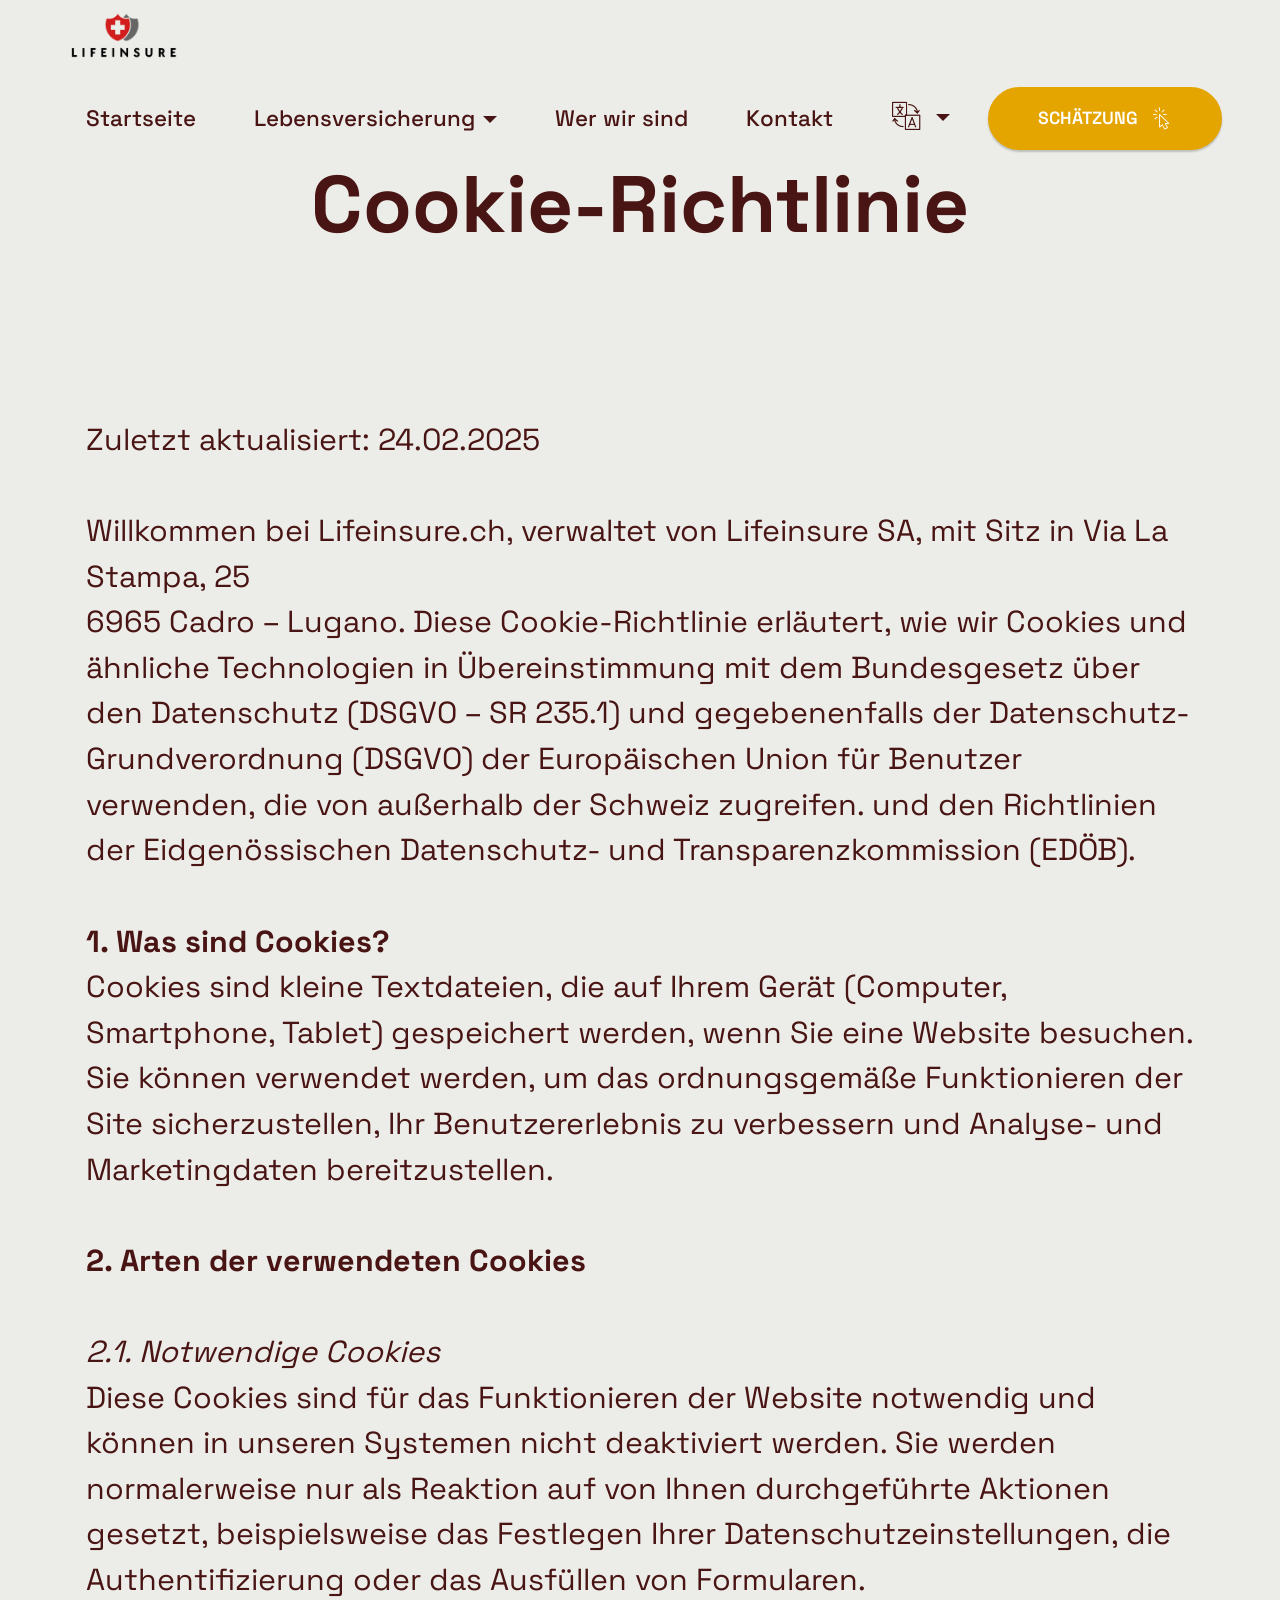
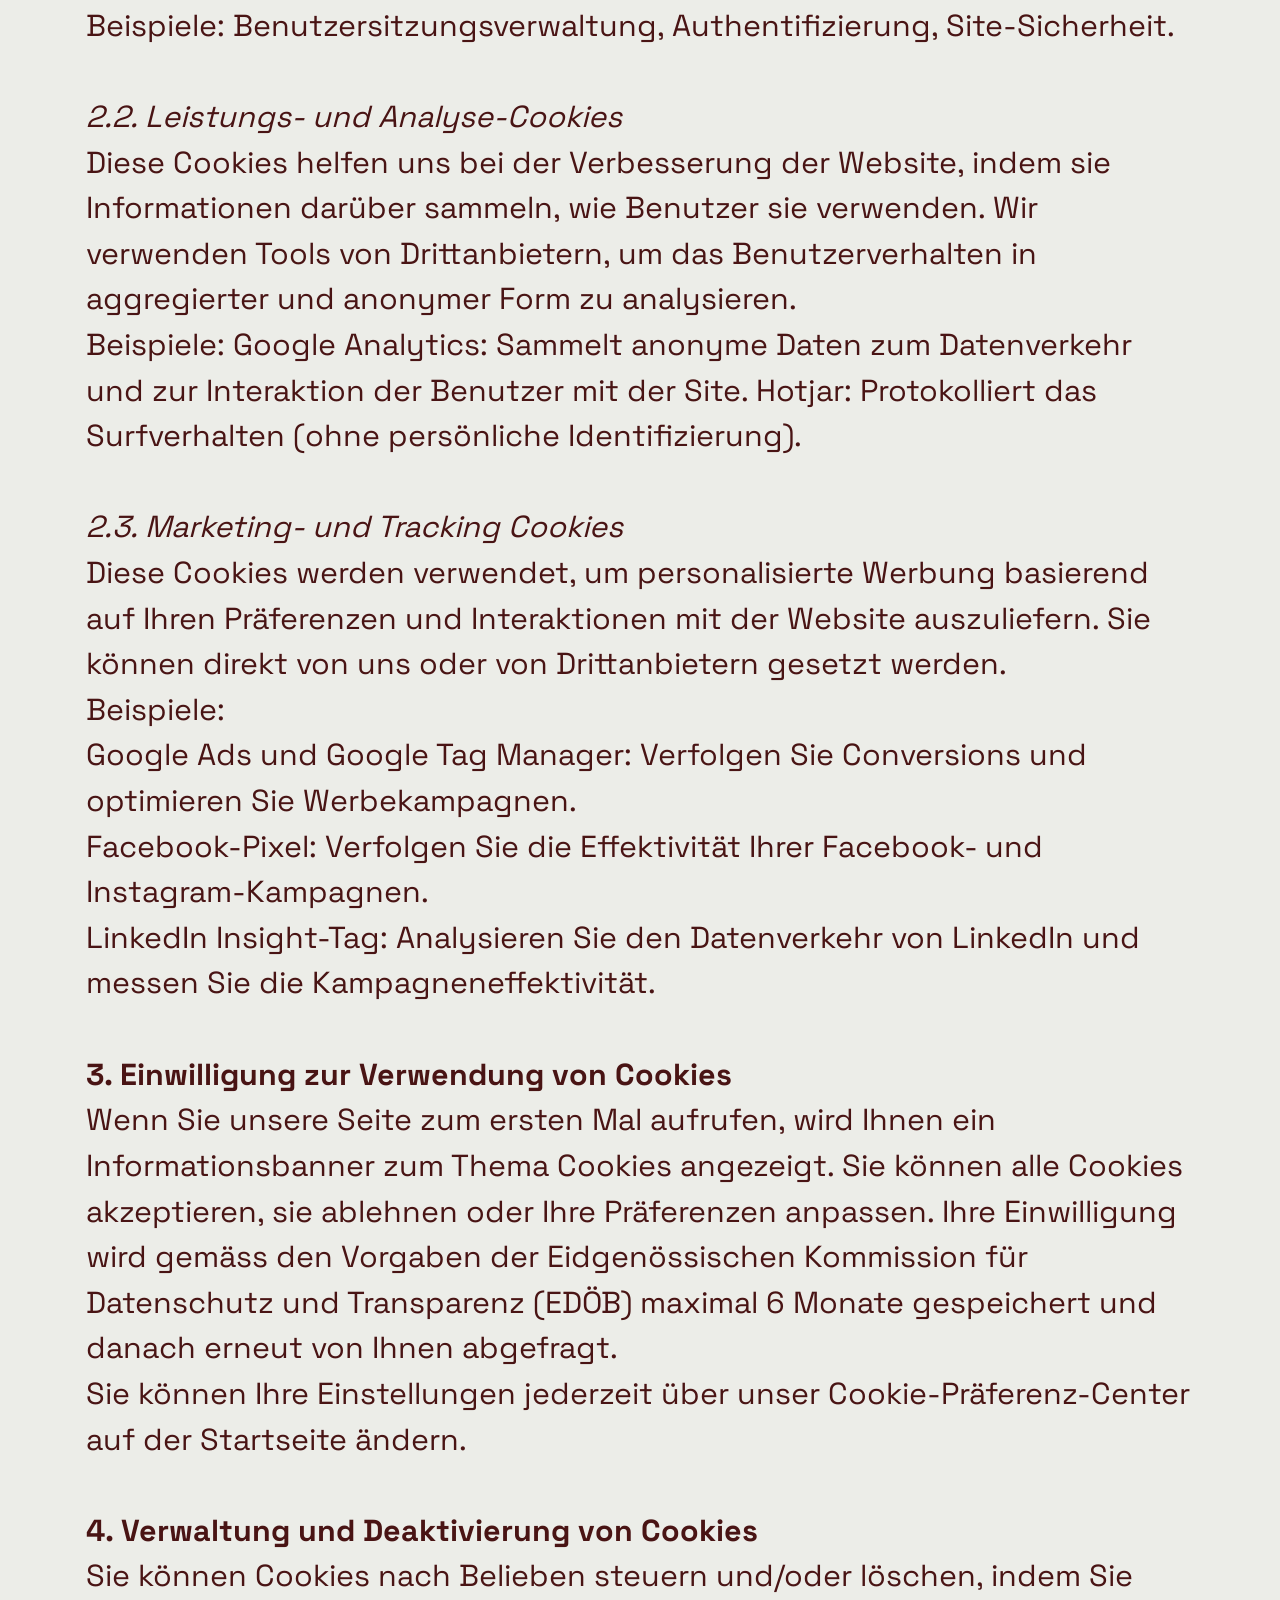
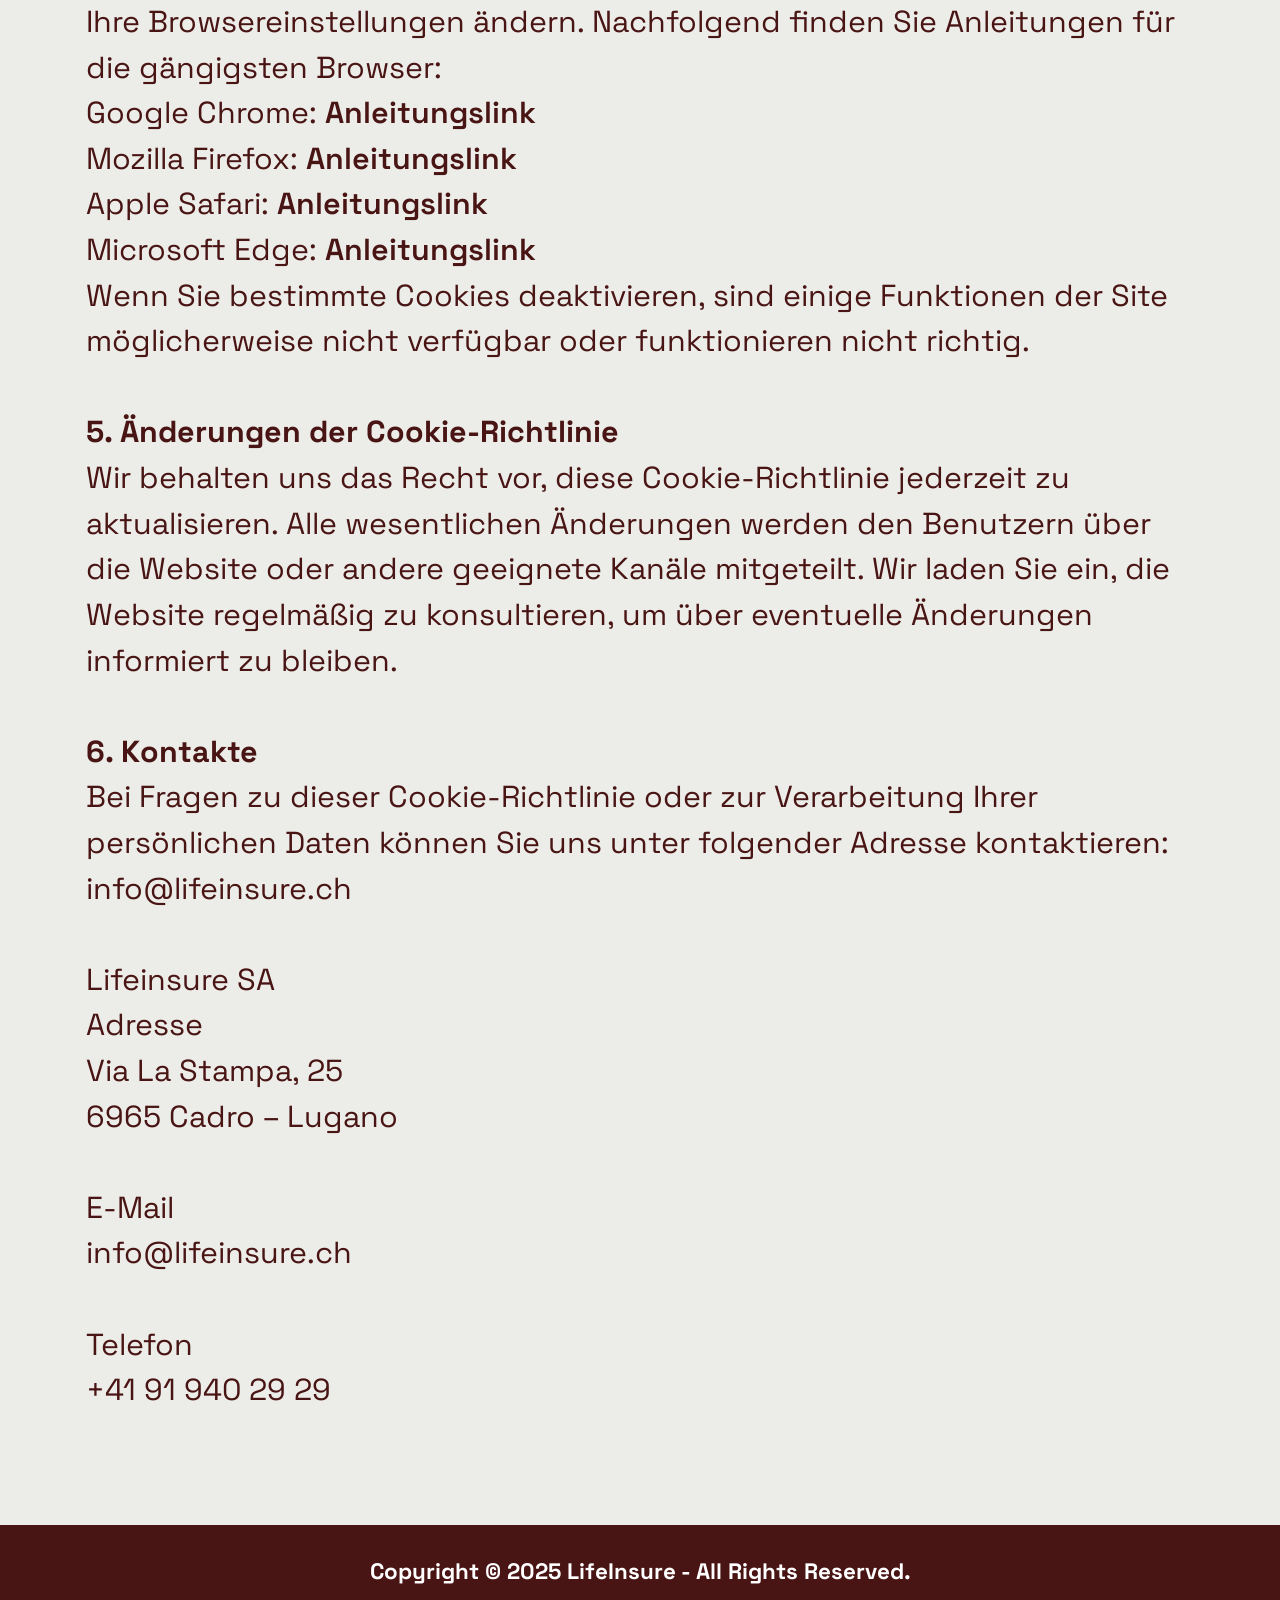
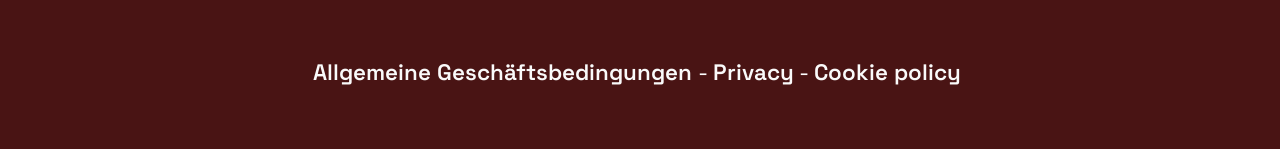
<file: cookie.html>
<!DOCTYPE html>
<html  lang="de">
<head>
  
  <meta charset="UTF-8">
  <meta http-equiv="X-UA-Compatible" content="IE=edge">
  
  <meta name="twitter:card" content="summary_large_image"/>
  <meta name="twitter:image:src" content="assets/images/cookie-meta.png">
  <meta property="og:image" content="assets/images/cookie-meta.png">
  <meta name="twitter:title" content="Cookie">
  <meta name="viewport" content="width=device-width, initial-scale=1, minimum-scale=1">
  <link rel="shortcut icon" href="assets/images/lifeinsure-1-172x172.png" type="image/x-icon">
  <meta name="description" content="">
  
  
  <title>Cookie</title>
  <link rel="stylesheet" href="assets/Material-Design-Icons/css/material.css">
  <link rel="stylesheet" href="assets/icon54/style.css">
  <link rel="stylesheet" href="assets/bootstrap/css/bootstrap.min.css">
  <link rel="stylesheet" href="assets/bootstrap/css/bootstrap-grid.min.css">
  <link rel="stylesheet" href="assets/bootstrap/css/bootstrap-reboot.min.css">
  <link rel="stylesheet" href="assets/web/assets/gdpr-plugin/gdpr-styles.css">
  <link rel="stylesheet" href="assets/animatecss/animate.css">
  <link rel="stylesheet" href="assets/popup-overlay-plugin/style.css">
    <link rel="stylesheet" href="assets/dropdown/css/style.css">
  <link rel="stylesheet" href="assets/socicon/css/styles.css">
  <link rel="stylesheet" href="assets/theme/css/style.css">
  <link rel="preload" href="https://fonts.googleapis.com/css?family=Space+Grotesk:300,400,500,600,700&display=swap" as="style" onload="this.onload=null;this.rel='stylesheet'">
  <noscript><link rel="stylesheet" href="https://fonts.googleapis.com/css?family=Space+Grotesk:300,400,500,600,700&display=swap"></noscript>
  <link rel="preload" as="style" href="assets/mobirise/css/mbr-additional.css"><link rel="stylesheet" href="assets/mobirise/css/mbr-additional.css" type="text/css">

  
  
  

</head>
<body>
  
  <section data-bs-version="5.1" class="inspirem5 menu menu1 cid-uDJYkQcoXf" once="menu" id="menu01-3e">
    

    <nav class="navbar navbar-dropdown navbar-fixed-top navbar-expand-lg">
        <div class="container-fluid">
            <div class="navbar-brand">
                <span class="navbar-logo">
                    <a href="index.html#header01-11">
                        <img src="[data-uri]" alt="Lifeinsure" style="height: 3.6rem;" loading="lazy" class="lazyload" data-src="assets/images/lifeinsure-1-172x172.png">
                    </a>
                </span>
                
            </div>
            <button class="navbar-toggler" type="button" data-toggle="collapse" data-bs-toggle="collapse" data-target="#navbarSupportedContent" data-bs-target="#navbarSupportedContent" aria-controls="navbarNavAltMarkup" aria-expanded="false" aria-label="Toggle navigation">
                <div class="hamburger">
                    <span></span>
                    <span></span>
                    <span></span>
                    <span></span>
                </div>
            </button>
            <div class="collapse navbar-collapse" id="navbarSupportedContent">
                <ul class="navbar-nav nav-dropdown" data-app-modern-menu="true"><li class="nav-item"><a class="nav-link link text-primary display-7" href="index.html#header01-11">Startseite</a></li>
                    <li class="nav-item dropdown"><a class="nav-link link text-primary dropdown-toggle display-7" href="index.html#features01-1" data-toggle="dropdown-submenu" data-bs-toggle="dropdown" data-bs-auto-close="outside" aria-expanded="false">Lebensversicherung</a><div class="dropdown-menu" aria-labelledby="dropdown-707"><a class="text-primary dropdown-item display-7" href="ch-de.html#progress-bars02-18">Vorteile</a><a class="text-primary show dropdown-item display-7" href="ch-de.html#progress-bars01-1h">Wert</a><a class="text-primary show dropdown-item display-7" href="#" data-toggle="modal" data-bs-toggle="modal" data-target="#mbr-popup-s" data-bs-target="#mbr-popup-s"><span class="mdi-content-markunread mbr-iconfont mbr-iconfont-btn"></span>&nbsp;Eine wahre Geschichte&nbsp;(lesen)</a><a class="text-primary show dropdown-item display-7" href="ch-de.html#testimonials04-1j">Erfahrungsberichte</a></div>
                    </li>
                    <li class="nav-item"><a class="nav-link link text-primary display-7" href="ch-de.html#forms03-1n">Wer wir sind</a>
                    </li>
                    <li class="nav-item"><a class="nav-link link text-primary display-7" href="ch-de.html#forms03-1n">Kontakt</a>
                    </li><li class="nav-item dropdown"><a class="nav-link link text-primary dropdown-toggle show display-7" href="index.html#forms03-5" data-toggle="dropdown-submenu" data-bs-toggle="dropdown" data-bs-auto-close="outside" aria-expanded="false"><span class="icon54-v1-translate2 mbr-iconfont mbr-iconfont-btn"></span></a><div class="dropdown-menu show" aria-labelledby="dropdown-852" data-bs-popper="none"><a class="text-primary dropdown-item display-7" href="https://fr.lifeinsure.ch" target="_blank">Français</a><a class="text-primary show dropdown-item display-7" href="https://it.lifeinsure.ch" target="_blank">Italiano<br></a></div></li></ul>
                
                <div class="navbar-buttons mbr-section-btn"><a class="btn btn-lg btn-danger display-4" href="ch-de.html#features04-1b"><span class="icon54-v1-click-1 mbr-iconfont mbr-iconfont-btn"></span>SCHÄTZUNG&nbsp;</a></div>
            </div>
        </div>
    </nav>
</section>

<section data-bs-version="5.1" class="inspirem5 article4 cid-uDKfwotFH7" id="article04-3l">
    

    
    
    <div class="container">
        <div class="row justify-content-center">
            <div class="title col-md-12 col-lg-12">
                <h3 class="mbr-section-title mbr-fonts-style align-center mb-4 display-1"><strong>Cookie-Richtlinie</strong></h3>
                <h4 class="mbr-section-subtitle align-center mbr-fonts-style mb-4 display-5"><div><br></div><br><div><br></div><div>Zuletzt aktualisiert: 24.02.2025</div><br><div>
</div><div>Willkommen bei Lifeinsure.ch, verwaltet von Lifeinsure SA, mit Sitz in Via La Stampa, 25
</div><div>6965 Cadro – Lugano. Diese Cookie-Richtlinie erläutert, wie wir Cookies und ähnliche Technologien in Übereinstimmung mit dem Bundesgesetz über den Datenschutz (DSGVO – SR 235.1) und gegebenenfalls der Datenschutz-Grundverordnung (DSGVO) der Europäischen Union für Benutzer verwenden, die von außerhalb der Schweiz zugreifen. und den Richtlinien der Eidgenössischen Datenschutz- und Transparenzkommission (EDÖB).</div><br><div>
</div><div><strong>1. Was sind Cookies?
</strong></div><div>Cookies sind kleine Textdateien, die auf Ihrem Gerät (Computer, Smartphone, Tablet) gespeichert werden, wenn Sie eine Website besuchen. Sie können verwendet werden, um das ordnungsgemäße Funktionieren der Site sicherzustellen, Ihr Benutzererlebnis zu verbessern und Analyse- und Marketingdaten bereitzustellen.</div><br><div>
</div><div><strong>2. Arten der verwendeten Cookies</strong></div><br><div><strong>
</strong></div><div><em>2.1. Notwendige Cookies
</em></div><div>Diese Cookies sind für das Funktionieren der Website notwendig und können in unseren Systemen nicht deaktiviert werden. Sie werden normalerweise nur als Reaktion auf von Ihnen durchgeführte Aktionen gesetzt, beispielsweise das Festlegen Ihrer Datenschutzeinstellungen, die Authentifizierung oder das Ausfüllen von Formularen.
</div><div>Beispiele: Benutzersitzungsverwaltung, Authentifizierung, Site-Sicherheit.</div><br><div>
</div><div><em>2.2. Leistungs- und Analyse-Cookies
</em></div><div>Diese Cookies helfen uns bei der Verbesserung der Website, indem sie Informationen darüber sammeln, wie Benutzer sie verwenden. Wir verwenden Tools von Drittanbietern, um das Benutzerverhalten in aggregierter und anonymer Form zu analysieren.
</div><div>Beispiele: Google Analytics: Sammelt anonyme Daten zum Datenverkehr und zur Interaktion der Benutzer mit der Site.  Hotjar: Protokolliert das Surfverhalten (ohne persönliche Identifizierung).</div><br><div>
</div><div><em>2.3. Marketing- und Tracking Cookies
</em></div><div>Diese Cookies werden verwendet, um personalisierte Werbung basierend auf Ihren Präferenzen und Interaktionen mit der Website auszuliefern. Sie können direkt von uns oder von Drittanbietern gesetzt werden.
</div><div>Beispiele: 
</div><div>Google Ads und Google Tag Manager: Verfolgen Sie Conversions und optimieren Sie Werbekampagnen.
</div><div>Facebook-Pixel: Verfolgen Sie die Effektivität Ihrer Facebook- und Instagram-Kampagnen.
</div><div>LinkedIn Insight-Tag: Analysieren Sie den Datenverkehr von LinkedIn und messen Sie die Kampagneneffektivität.</div><br><div>
</div><div><strong>3. Einwilligung zur Verwendung von Cookies
</strong></div><div>Wenn Sie unsere Seite zum ersten Mal aufrufen, wird Ihnen ein Informationsbanner zum Thema Cookies angezeigt. Sie können alle Cookies akzeptieren, sie ablehnen oder Ihre Präferenzen anpassen. Ihre Einwilligung wird gemäss den Vorgaben der Eidgenössischen Kommission für Datenschutz und Transparenz (EDÖB) maximal 6 Monate gespeichert und danach erneut von Ihnen abgefragt.
</div><div>Sie können Ihre Einstellungen jederzeit über unser Cookie-Präferenz-Center auf der Startseite ändern.</div><br><div>
</div><div><strong>4. Verwaltung und Deaktivierung von Cookies
</strong></div><div>Sie können Cookies nach Belieben steuern und/oder löschen, indem Sie Ihre Browsereinstellungen ändern. Nachfolgend finden Sie Anleitungen für die gängigsten Browser:
</div><div>Google Chrome: <a href="https://support.google.com/chrome/answer/95647?hl=de" class="text-primary" target="_blank">Anleitungslink</a>
</div><div>Mozilla Firefox: <a href="https://support.mozilla.org/de/kb/cookies-informationen-websites-auf-ihrem-computer" class="text-primary" target="_blank">Anleitungslink</a>
</div><div>Apple Safari: <a href="https://support.apple.com/de-de/guide/safari/sfri11471/mac" class="text-primary" target="_blank">Anleitungslink</a>
</div><div>Microsoft Edge: <a href="https://support.microsoft.com/de-de/windows/verwalten-von-cookies-in-microsoft-edge-anzeigen-zulassen-blockieren-l%C3%B6schen-und-verwenden-168dab11-0753-043d-7c16-ede5947fc64d" class="text-primary" target="_blank">Anleitungslink</a>
</div><div>Wenn Sie bestimmte Cookies deaktivieren, sind einige Funktionen der Site möglicherweise nicht verfügbar oder funktionieren nicht richtig.</div><br><div>
</div><div><strong>5. Änderungen der Cookie-Richtlinie
</strong></div><div>Wir behalten uns das Recht vor, diese Cookie-Richtlinie jederzeit zu aktualisieren. Alle wesentlichen Änderungen werden den Benutzern über die Website oder andere geeignete Kanäle mitgeteilt. Wir laden Sie ein, die Website regelmäßig zu konsultieren, um über eventuelle Änderungen informiert zu bleiben.</div><br><div>
</div><div><strong>6. Kontakte
</strong></div><div>Bei Fragen zu dieser Cookie-Richtlinie oder zur Verarbeitung Ihrer persönlichen Daten können Sie uns unter folgender Adresse kontaktieren: info@lifeinsure.ch</div><br><div>
</div><div>Lifeinsure SA
</div><div>Adresse
</div><div>Via La Stampa, 25
</div><div>6965 Cadro – Lugano</div><br><div>
</div><div>E-Mail
</div><div>info@lifeinsure.ch</div><br><div>
</div><div>Telefon
</div><div>+41 91 940 29 29</div><div>
</div><div>
</div><div>
</div><div>
</div><div>
</div><div>
</div><div>
</div><div>
</div><div>
</div><div>
</div><div>
</div><div>
</div><div>
</div><div>
</div><div>
</div><div>
</div><div>
</div><div>
</div><div>
</div><div>
</div><div>
</div><div>
</div><div>
</div><div>
</div><div>
</div><div>
</div></h4>
                
            </div>
        </div>
    </div>
</section>

<section data-bs-version="5.1" once="" class="cid-uDKe5Iwf94" id="footer01-3i">

    

    

    <div class="container">
        <div class="media-container-row align-center mbr-white">
            <div class="col-12">
                <p class="mbr-text mb-0 mbr-fonts-style display-7"><strong>Copyright&nbsp;© 2025 LifeInsure - All Rights Reserved.</strong><br><strong><br></strong><br><a href="terms-and-conditions.html" class="text-white text-primary">Allgemeine Geschäftsbedingungen </a> - <a href="privacy.html" class="text-white text-primary">Privacy</a> - <a href="cookie.html" class="text-white">Cookie policy</a>&nbsp;<br></p>
            </div>
        </div>
    </div>
</section>


<script src="assets/bootstrap/js/bootstrap.bundle.min.js"></script>
  <script src="assets/smoothscroll/smooth-scroll.js"></script>
  <script src="assets/ytplayer/index.js"></script>
      <script src="assets/dropdown/js/navbar-dropdown.js"></script>
  <script src="assets/theme/js/script.js"></script>
  
  
  
  <input name="animation" type="hidden">
  
<script>"use strict";if("loading"in HTMLImageElement.prototype){document.querySelectorAll('img[loading="lazy"]').forEach(e=>{e.src=e.dataset.src;if(e.getAttribute("style")){e.setAttribute("data-temp-style",e.getAttribute("style"))};if(e.getAttribute("data-aspectratio")){e.style.paddingTop=100*e.getAttribute("data-aspectratio")+"%";e.style.height=0;}e.onload=function(){if(e.getAttribute("data-temp-style")){e.setAttribute("style", e.getAttribute("data-temp-style"))}else{e.removeAttribute("style")};e.removeAttribute("data-temp-style")}})}else{const e=document.createElement("script");e.src="https://cdnjs.cloudflare.com/ajax/libs/lazysizes/5.1.2/lazysizes.min.js";document.body.appendChild(e)}</script>
</body>
</html>
</file>
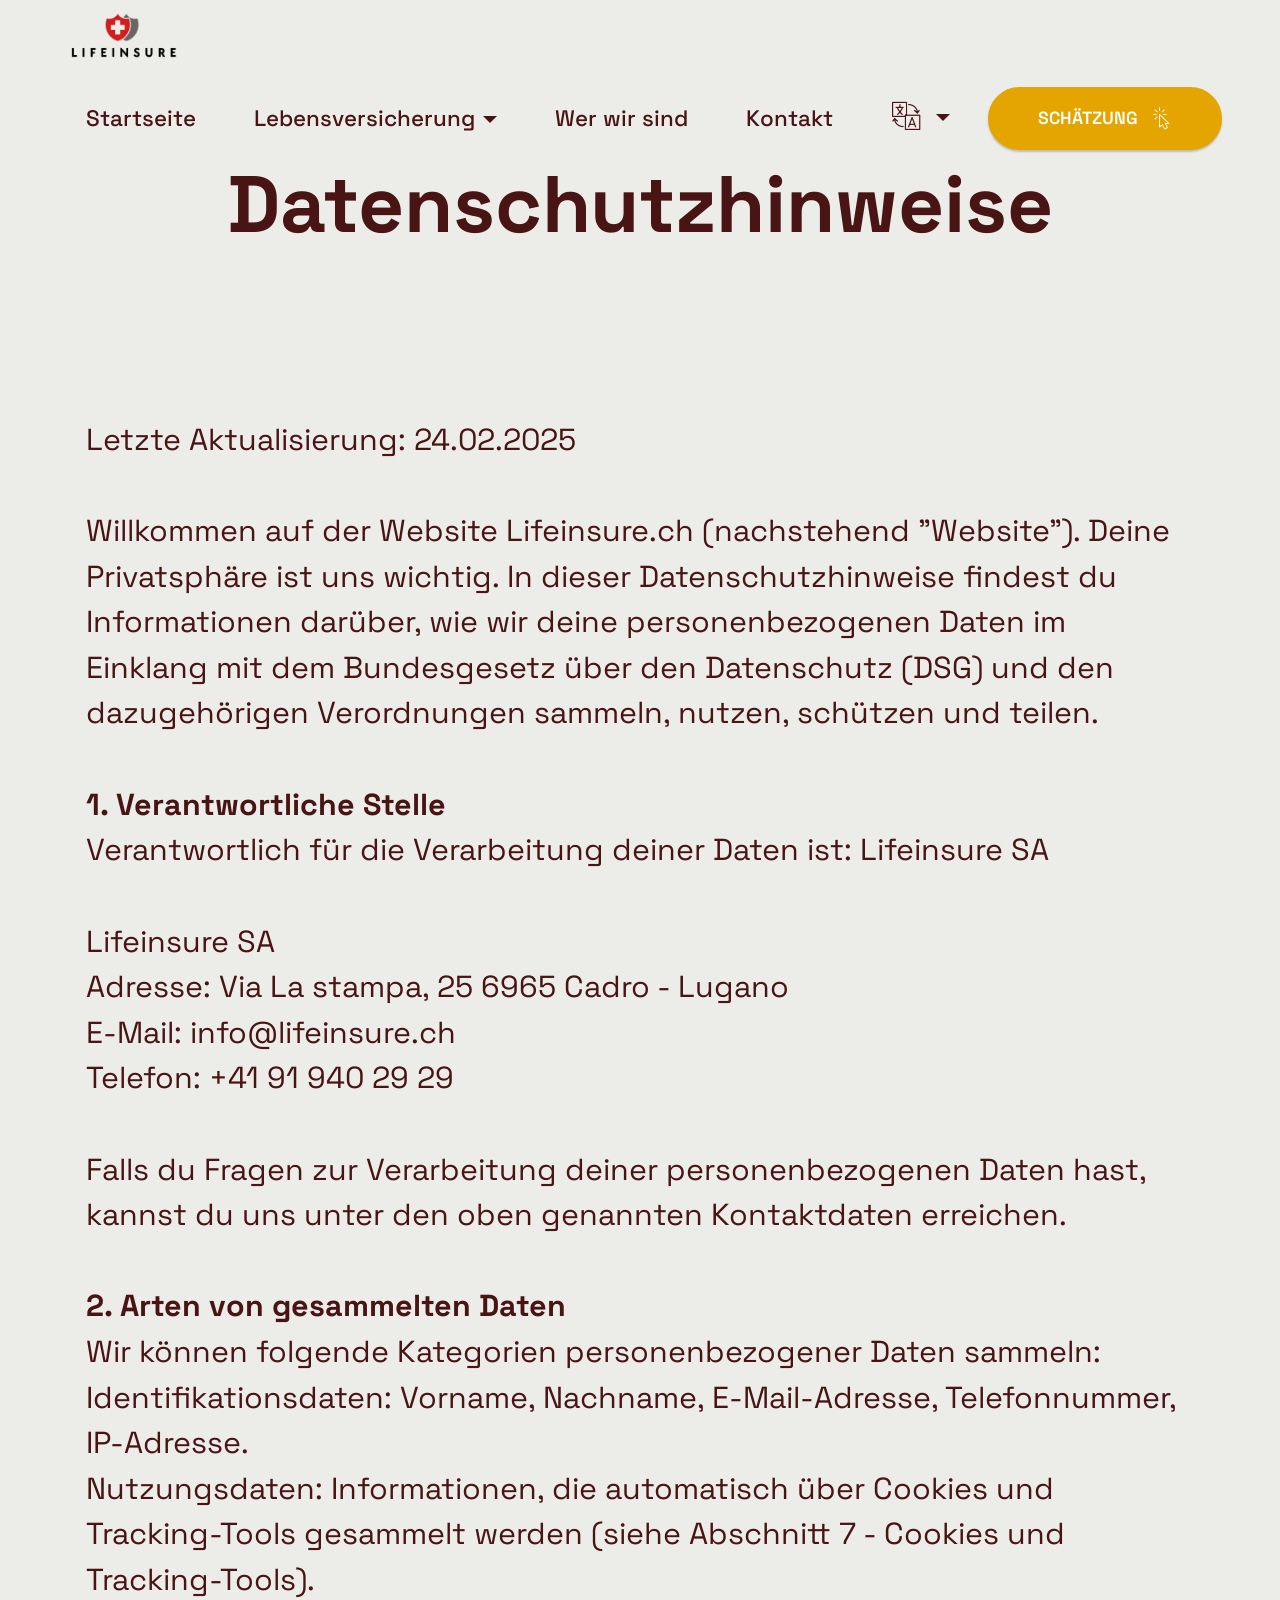
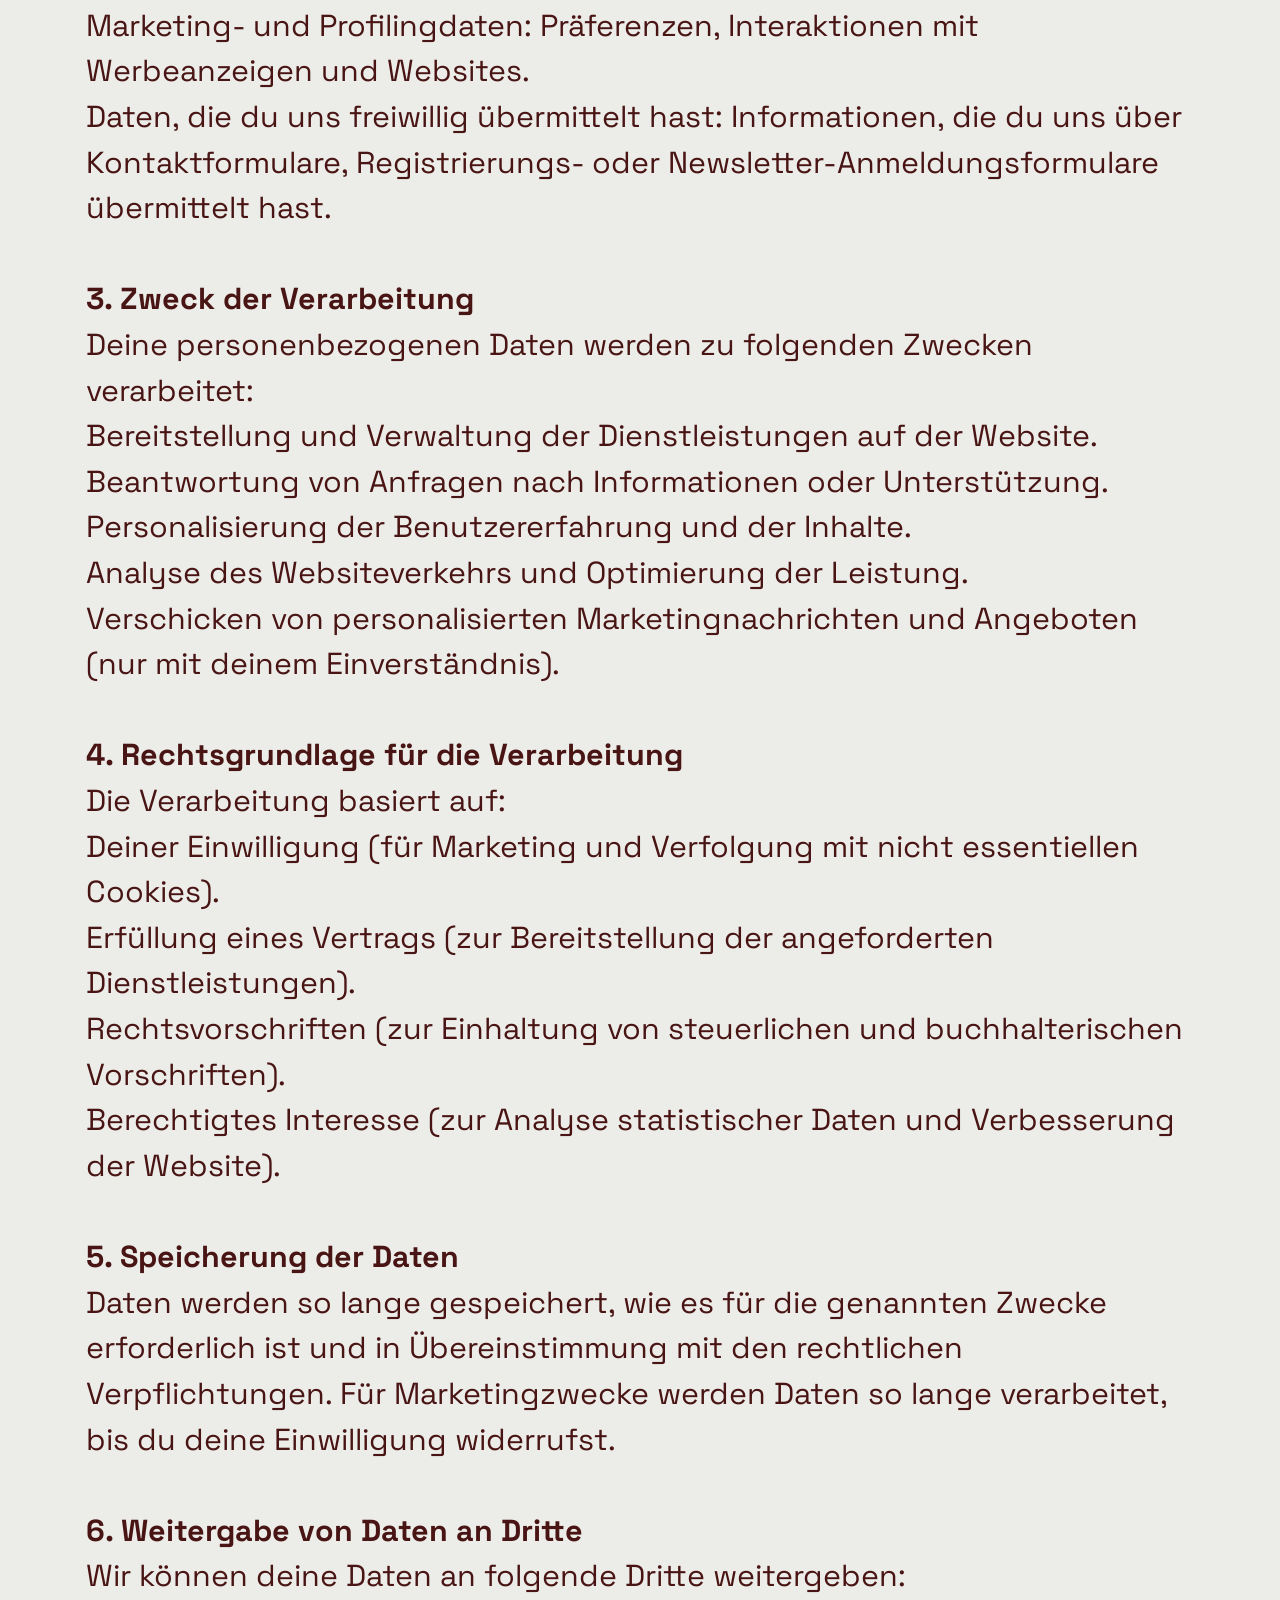
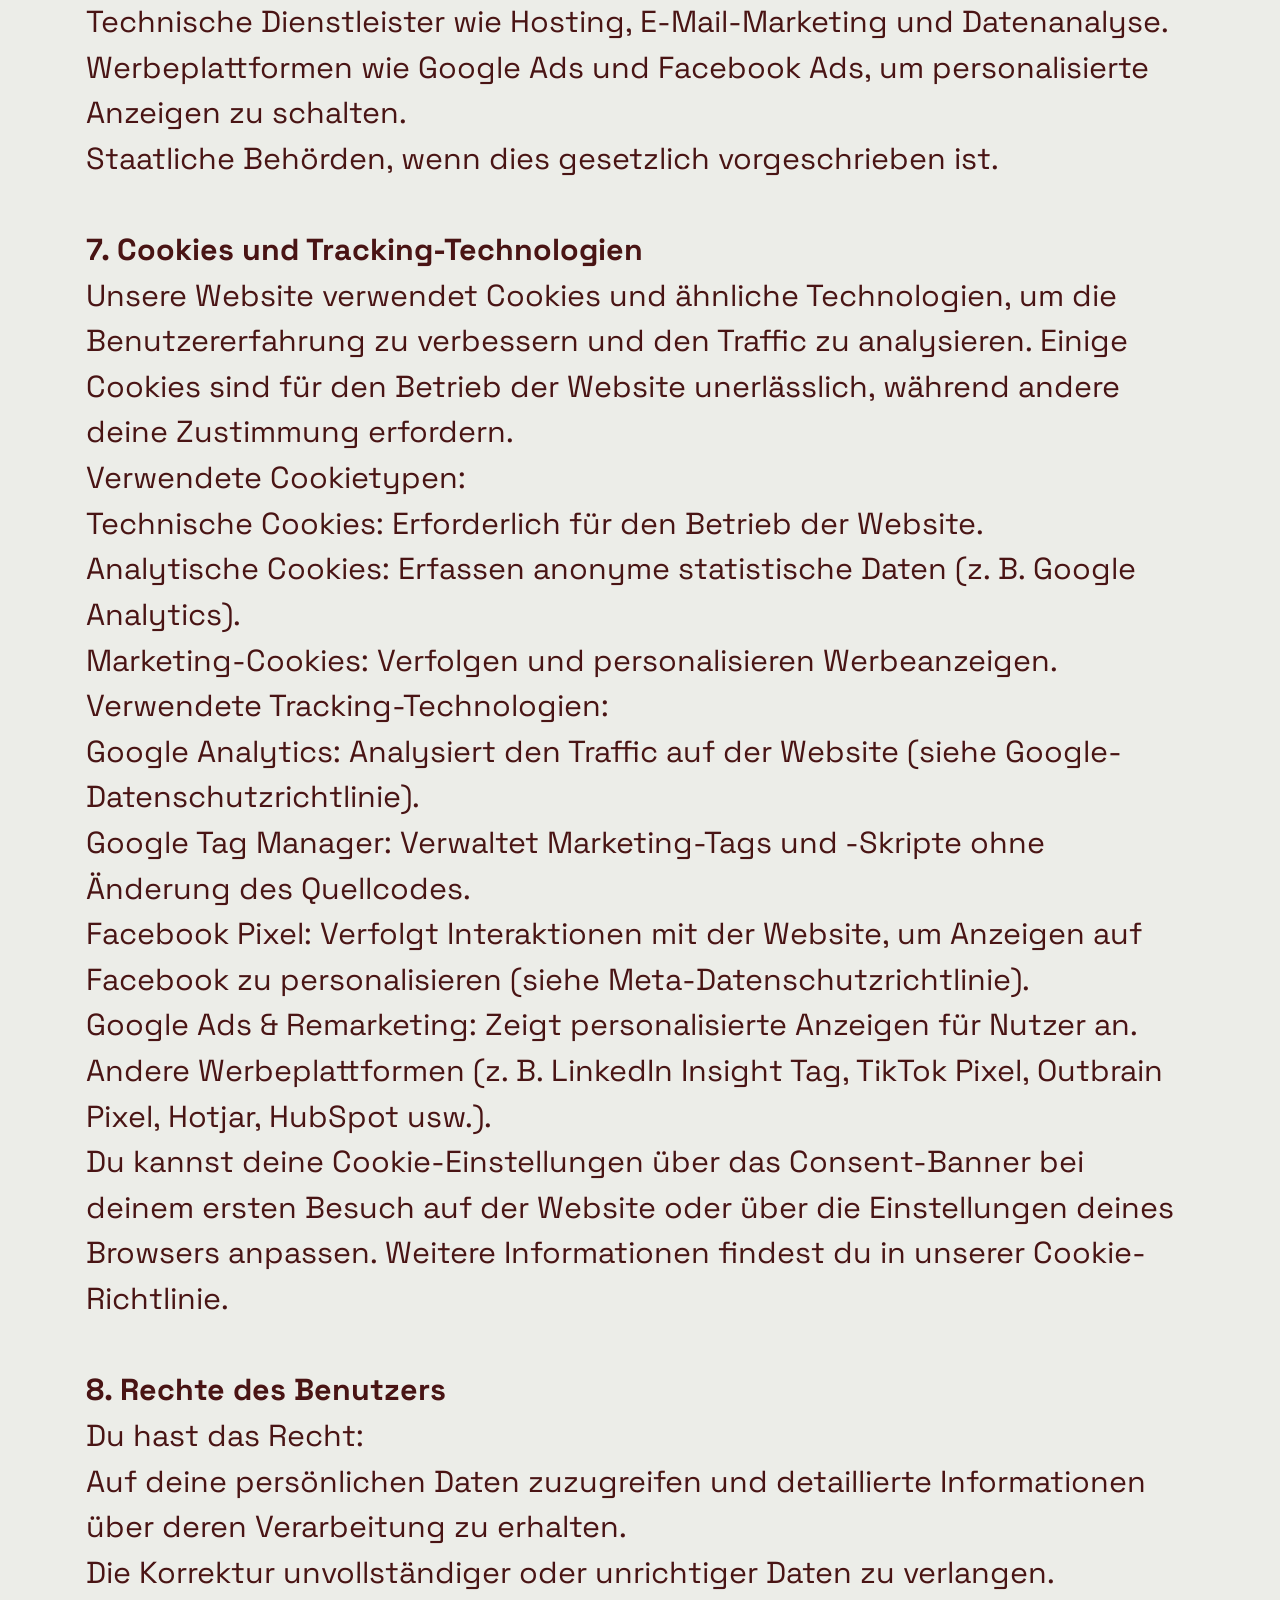
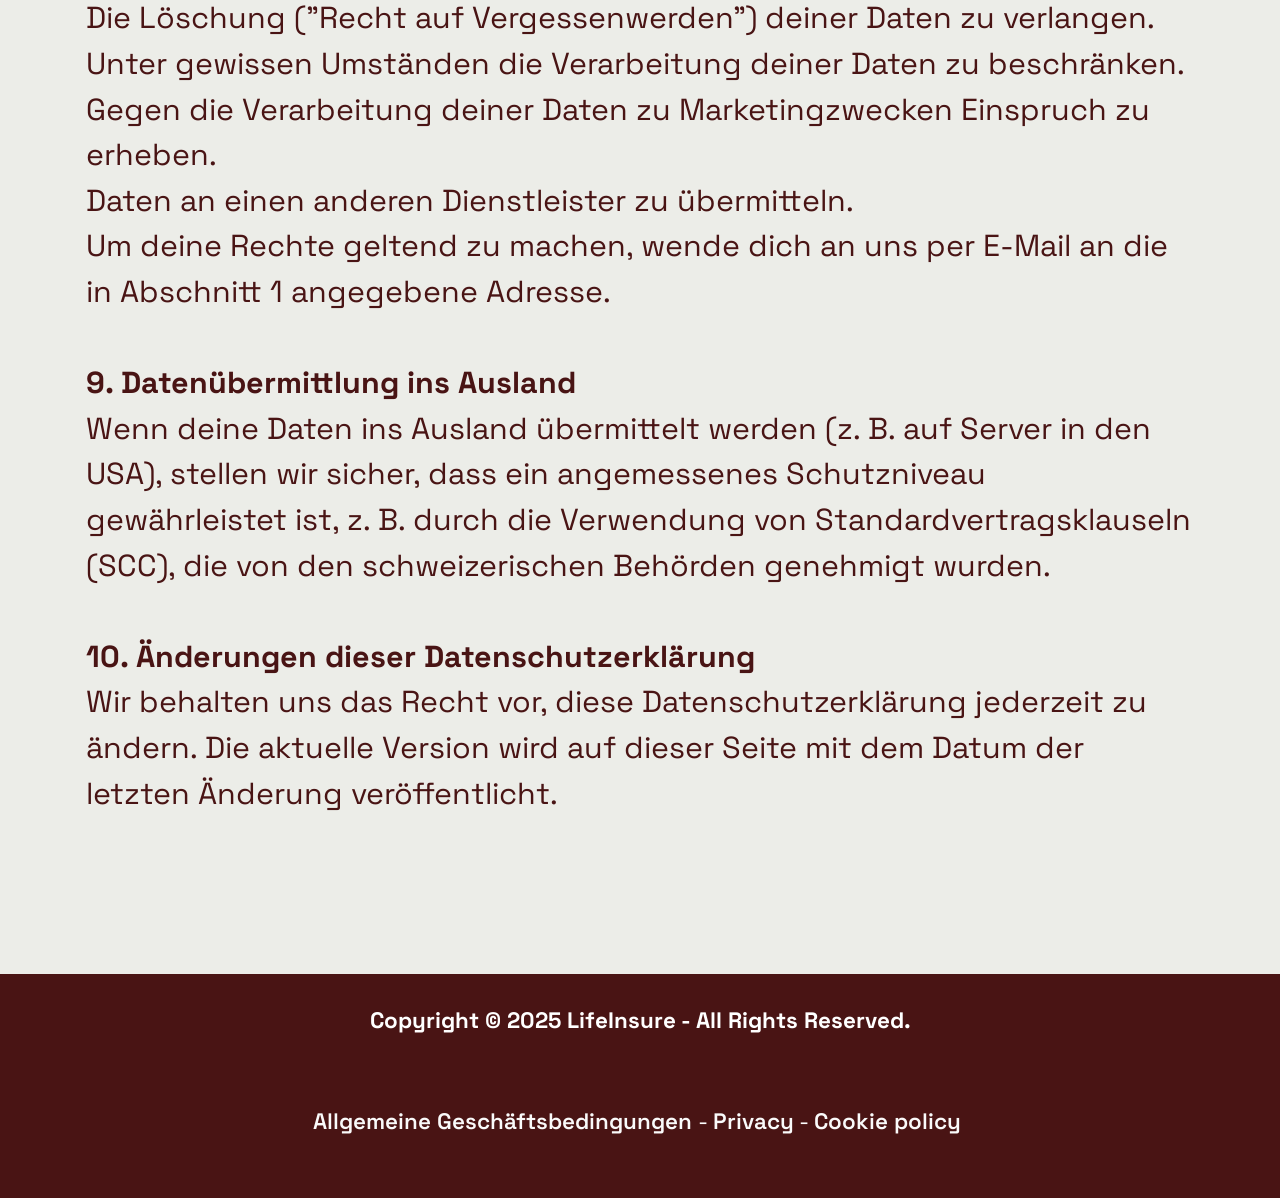
<file: privacy.html>
<!DOCTYPE html>
<html  lang="de">
<head>
  
  <meta charset="UTF-8">
  <meta http-equiv="X-UA-Compatible" content="IE=edge">
  
  <meta name="twitter:card" content="summary_large_image"/>
  <meta name="twitter:image:src" content="assets/images/privacy-meta.png">
  <meta property="og:image" content="assets/images/privacy-meta.png">
  <meta name="twitter:title" content="Privacy">
  <meta name="viewport" content="width=device-width, initial-scale=1, minimum-scale=1">
  <link rel="shortcut icon" href="assets/images/lifeinsure-1-172x172.png" type="image/x-icon">
  <meta name="description" content="Privacy Lifeinsure DE">
  
  
  <title>Privacy</title>
  <link rel="stylesheet" href="assets/Material-Design-Icons/css/material.css">
  <link rel="stylesheet" href="assets/icon54/style.css">
  <link rel="stylesheet" href="assets/bootstrap/css/bootstrap.min.css">
  <link rel="stylesheet" href="assets/bootstrap/css/bootstrap-grid.min.css">
  <link rel="stylesheet" href="assets/bootstrap/css/bootstrap-reboot.min.css">
  <link rel="stylesheet" href="assets/web/assets/gdpr-plugin/gdpr-styles.css">
  <link rel="stylesheet" href="assets/animatecss/animate.css">
  <link rel="stylesheet" href="assets/popup-overlay-plugin/style.css">
    <link rel="stylesheet" href="assets/dropdown/css/style.css">
  <link rel="stylesheet" href="assets/socicon/css/styles.css">
  <link rel="stylesheet" href="assets/theme/css/style.css">
  <link rel="preload" href="https://fonts.googleapis.com/css?family=Space+Grotesk:300,400,500,600,700&display=swap" as="style" onload="this.onload=null;this.rel='stylesheet'">
  <noscript><link rel="stylesheet" href="https://fonts.googleapis.com/css?family=Space+Grotesk:300,400,500,600,700&display=swap"></noscript>
  <link rel="preload" as="style" href="assets/mobirise/css/mbr-additional.css"><link rel="stylesheet" href="assets/mobirise/css/mbr-additional.css" type="text/css">

  
  
  

</head>
<body>
  
  <section data-bs-version="5.1" class="inspirem5 menu menu1 cid-uCqBlXEDOY" once="menu" id="menu01-3c">
    

    <nav class="navbar navbar-dropdown navbar-fixed-top navbar-expand-lg">
        <div class="container-fluid">
            <div class="navbar-brand">
                <span class="navbar-logo">
                    <a href="index.html#header01-11">
                        <img src="[data-uri]" alt="Lifeinsure" style="height: 3.6rem;" loading="lazy" class="lazyload" data-src="assets/images/lifeinsure-1-172x172.png">
                    </a>
                </span>
                
            </div>
            <button class="navbar-toggler" type="button" data-toggle="collapse" data-bs-toggle="collapse" data-target="#navbarSupportedContent" data-bs-target="#navbarSupportedContent" aria-controls="navbarNavAltMarkup" aria-expanded="false" aria-label="Toggle navigation">
                <div class="hamburger">
                    <span></span>
                    <span></span>
                    <span></span>
                    <span></span>
                </div>
            </button>
            <div class="collapse navbar-collapse" id="navbarSupportedContent">
                <ul class="navbar-nav nav-dropdown" data-app-modern-menu="true"><li class="nav-item"><a class="nav-link link text-primary display-7" href="index.html#header01-11">Startseite</a></li>
                    <li class="nav-item dropdown"><a class="nav-link link text-primary dropdown-toggle display-7" href="index.html#features01-1" data-toggle="dropdown-submenu" data-bs-toggle="dropdown" data-bs-auto-close="outside" aria-expanded="false">Lebensversicherung</a><div class="dropdown-menu" aria-labelledby="dropdown-707"><a class="text-primary dropdown-item display-7" href="ch-de.html#progress-bars02-18">Vorteile</a><a class="text-primary show dropdown-item display-7" href="ch-de.html#progress-bars01-1h">Wert</a><a class="text-primary show dropdown-item display-7" href="#" data-toggle="modal" data-bs-toggle="modal" data-target="#mbr-popup-s" data-bs-target="#mbr-popup-s"><span class="mdi-content-markunread mbr-iconfont mbr-iconfont-btn"></span>&nbsp;Eine wahre Geschichte&nbsp;(lesen)</a><a class="text-primary show dropdown-item display-7" href="ch-de.html#testimonials04-1j">Erfahrungsberichte</a></div>
                    </li>
                    <li class="nav-item"><a class="nav-link link text-primary display-7" href="ch-de.html#forms03-1n">Wer wir sind</a>
                    </li>
                    <li class="nav-item"><a class="nav-link link text-primary display-7" href="ch-de.html#forms03-1n">Kontakt</a>
                    </li><li class="nav-item dropdown"><a class="nav-link link text-primary dropdown-toggle show display-7" href="index.html#forms03-5" data-toggle="dropdown-submenu" data-bs-toggle="dropdown" data-bs-auto-close="outside" aria-expanded="false"><span class="icon54-v1-translate2 mbr-iconfont mbr-iconfont-btn"></span></a><div class="dropdown-menu show" aria-labelledby="dropdown-852" data-bs-popper="none"><a class="text-primary dropdown-item display-7" href="https://fr.lifeinsure.ch" target="_blank">Français</a><a class="text-primary show dropdown-item display-7" href="https://it.lifeinsure.ch" target="_blank">Italiano<br></a></div></li></ul>
                
                <div class="navbar-buttons mbr-section-btn"><a class="btn btn-lg btn-danger display-4" href="ch-de.html#features04-1b"><span class="icon54-v1-click-1 mbr-iconfont mbr-iconfont-btn"></span>SCHÄTZUNG&nbsp;</a></div>
            </div>
        </div>
    </nav>
</section>

<section data-bs-version="5.1" class="inspirem5 article4 cid-uDJZiTUJbl" id="article04-3g">
    

    
    
    <div class="container">
        <div class="row justify-content-center">
            <div class="title col-md-12 col-lg-12">
                <h3 class="mbr-section-title mbr-fonts-style align-center mb-4 display-1"><strong>Datenschutzhinweise</strong></h3>
                <h4 class="mbr-section-subtitle align-center mbr-fonts-style mb-4 display-5"><div><br></div><br><div><br></div><div>Letzte Aktualisierung: 24.02.2025</div><div><br></div><div>Willkommen auf der Website Lifeinsure.ch (nachstehend "Website"). Deine Privatsphäre ist uns wichtig. In dieser Datenschutzhinweise findest du Informationen darüber, wie wir deine personenbezogenen Daten im Einklang mit dem Bundesgesetz über den Datenschutz (DSG) und den dazugehörigen Verordnungen sammeln, nutzen, schützen und teilen.</div><div><br></div><div><strong>1. Verantwortliche Stelle</strong></div><div>Verantwortlich für die Verarbeitung deiner Daten ist: Lifeinsure SA</div><div><br></div><div>Lifeinsure SA</div><div>Adresse: Via La stampa, 25 6965 Cadro - Lugano</div><div>E-Mail: info@lifeinsure.ch</div><div>Telefon: +41 91 940 29 29</div><div><br></div><div>Falls du Fragen zur Verarbeitung deiner personenbezogenen Daten hast, kannst du uns unter den oben genannten Kontaktdaten erreichen.</div><div><br></div><div><strong>2. Arten von gesammelten Daten</strong></div><div>Wir können folgende Kategorien personenbezogener Daten sammeln:</div><div>Identifikationsdaten: Vorname, Nachname, E-Mail-Adresse, Telefonnummer, IP-Adresse.</div><div>Nutzungsdaten: Informationen, die automatisch über Cookies und Tracking-Tools gesammelt werden (siehe Abschnitt 7 - Cookies und Tracking-Tools).</div><div>Marketing- und Profilingdaten: Präferenzen, Interaktionen mit Werbeanzeigen und Websites.</div><div>Daten, die du uns freiwillig übermittelt hast: Informationen, die du uns über Kontaktformulare, Registrierungs- oder Newsletter-Anmeldungsformulare übermittelt hast.</div><strong><br></strong><div><span style="font-size: 1.9rem; text-align: center;"><strong>3. Zweck der Verarbeitung</strong></span></div><div>Deine personenbezogenen Daten werden zu folgenden Zwecken verarbeitet:</div><div>Bereitstellung und Verwaltung der Dienstleistungen auf der Website.</div><div>Beantwortung von Anfragen nach Informationen oder Unterstützung.</div><div>Personalisierung der Benutzererfahrung und der Inhalte.</div><div>Analyse des Websiteverkehrs und Optimierung der Leistung.</div><div>Verschicken von personalisierten Marketingnachrichten und Angeboten (nur mit deinem Einverständnis).</div><div><br></div><div><strong>4. Rechtsgrundlage für die Verarbeitung</strong></div><div>Die Verarbeitung basiert auf:</div><div>Deiner Einwilligung (für Marketing und Verfolgung mit nicht essentiellen Cookies).</div><div>Erfüllung eines Vertrags (zur Bereitstellung der angeforderten Dienstleistungen).</div><div>Rechtsvorschriften (zur Einhaltung von steuerlichen und buchhalterischen Vorschriften).</div><div>Berechtigtes Interesse (zur Analyse statistischer Daten und Verbesserung der Website).</div><div><br></div><div><strong>5. Speicherung der Daten</strong></div><div>Daten werden so lange gespeichert, wie es für die genannten Zwecke erforderlich ist und in Übereinstimmung mit den rechtlichen Verpflichtungen. Für Marketingzwecke werden Daten so lange verarbeitet, bis du deine Einwilligung widerrufst.</div><div><br></div><div><strong>6. Weitergabe von Daten an Dritte</strong></div><div>Wir können deine Daten an folgende Dritte weitergeben:</div><div>Technische Dienstleister wie Hosting, E-Mail-Marketing und Datenanalyse.</div><div>Werbeplattformen wie Google Ads und Facebook Ads, um personalisierte Anzeigen zu schalten.</div><div>Staatliche Behörden, wenn dies gesetzlich vorgeschrieben ist.<br><div><br></div><div><strong>7. Cookies und Tracking-Technologien
</strong></div><div>Unsere Website verwendet Cookies und ähnliche Technologien, um die Benutzererfahrung zu verbessern und den Traffic zu analysieren. Einige Cookies sind für den Betrieb der Website unerlässlich, während andere deine Zustimmung erfordern.
</div><div>Verwendete Cookietypen:
</div><div>Technische Cookies: Erforderlich für den Betrieb der Website.
</div><div>Analytische Cookies: Erfassen anonyme statistische Daten (z. B. Google Analytics).
</div><div>Marketing-Cookies: Verfolgen und personalisieren Werbeanzeigen.
</div><div>Verwendete Tracking-Technologien:
</div><div>Google Analytics: Analysiert den Traffic auf der Website (siehe Google-Datenschutzrichtlinie).
</div><div>Google Tag Manager: Verwaltet Marketing-Tags und -Skripte ohne Änderung des Quellcodes.
</div><div>Facebook Pixel: Verfolgt Interaktionen mit der Website, um Anzeigen auf Facebook zu personalisieren (siehe Meta-Datenschutzrichtlinie).
</div><div>Google Ads &amp; Remarketing: Zeigt personalisierte Anzeigen für Nutzer an.
</div><div>Andere Werbeplattformen (z. B. LinkedIn Insight Tag, TikTok Pixel, Outbrain Pixel, Hotjar, HubSpot usw.).
</div><div>Du kannst deine Cookie-Einstellungen über das Consent-Banner bei deinem ersten Besuch auf der Website oder über die Einstellungen deines Browsers anpassen. Weitere Informationen findest du in unserer Cookie-Richtlinie.</div><div><br></div><div><strong>8. Rechte des Benutzers
</strong></div><div>Du hast das Recht:
</div><div>Auf deine persönlichen Daten zuzugreifen und detaillierte Informationen über deren Verarbeitung zu erhalten.
</div><div>Die Korrektur unvollständiger oder unrichtiger Daten zu verlangen.
</div><div>Die Löschung ("Recht auf Vergessenwerden") deiner Daten zu verlangen.
</div><div>Unter gewissen Umständen die Verarbeitung deiner Daten zu beschränken.
</div><div>Gegen die Verarbeitung deiner Daten zu Marketingzwecken Einspruch zu erheben.
</div><div>Daten an einen anderen Dienstleister zu übermitteln.
</div><div>Um deine Rechte geltend zu machen, wende dich an uns per E-Mail an die in Abschnitt 1 angegebene Adresse.
</div><div><strong>
</strong></div><div><br></div></div><div><strong>9. Datenübermittlung ins Ausland
</strong></div><div>Wenn deine Daten ins Ausland übermittelt werden (z. B. auf Server in den USA), stellen wir sicher, dass ein angemessenes Schutzniveau gewährleistet ist, z. B. durch die Verwendung von Standardvertragsklauseln (SCC), die von den schweizerischen Behörden genehmigt wurden.</div><strong><br></strong><div>
</div><div><strong>10. Änderungen dieser Datenschutzerklärung
</strong></div><div>Wir behalten uns das Recht vor, diese Datenschutzerklärung jederzeit zu ändern. Die aktuelle Version wird auf dieser Seite mit dem Datum der letzten Änderung veröffentlicht.
</div><div><br></div><div>
</div></h4>
                
            </div>
        </div>
    </div>
</section>

<section data-bs-version="5.1" once="" class="cid-uDKe5Iwf94" id="footer01-3i">

    

    

    <div class="container">
        <div class="media-container-row align-center mbr-white">
            <div class="col-12">
                <p class="mbr-text mb-0 mbr-fonts-style display-7"><strong>Copyright&nbsp;© 2025 LifeInsure - All Rights Reserved.</strong><br><strong><br></strong><br><a href="terms-and-conditions.html" class="text-white text-primary">Allgemeine Geschäftsbedingungen </a> - <a href="privacy.html" class="text-white text-primary">Privacy</a> - <a href="cookie.html" class="text-white">Cookie policy</a>&nbsp;<br></p>
            </div>
        </div>
    </div>
</section>


<script src="assets/bootstrap/js/bootstrap.bundle.min.js"></script>
  <script src="assets/smoothscroll/smooth-scroll.js"></script>
  <script src="assets/ytplayer/index.js"></script>
      <script src="assets/dropdown/js/navbar-dropdown.js"></script>
  <script src="assets/theme/js/script.js"></script>
  
  
  
  <input name="animation" type="hidden">
  
<script>"use strict";if("loading"in HTMLImageElement.prototype){document.querySelectorAll('img[loading="lazy"]').forEach(e=>{e.src=e.dataset.src;if(e.getAttribute("style")){e.setAttribute("data-temp-style",e.getAttribute("style"))};if(e.getAttribute("data-aspectratio")){e.style.paddingTop=100*e.getAttribute("data-aspectratio")+"%";e.style.height=0;}e.onload=function(){if(e.getAttribute("data-temp-style")){e.setAttribute("style", e.getAttribute("data-temp-style"))}else{e.removeAttribute("style")};e.removeAttribute("data-temp-style")}})}else{const e=document.createElement("script");e.src="https://cdnjs.cloudflare.com/ajax/libs/lazysizes/5.1.2/lazysizes.min.js";document.body.appendChild(e)}</script>
</body>
</html>
</file>
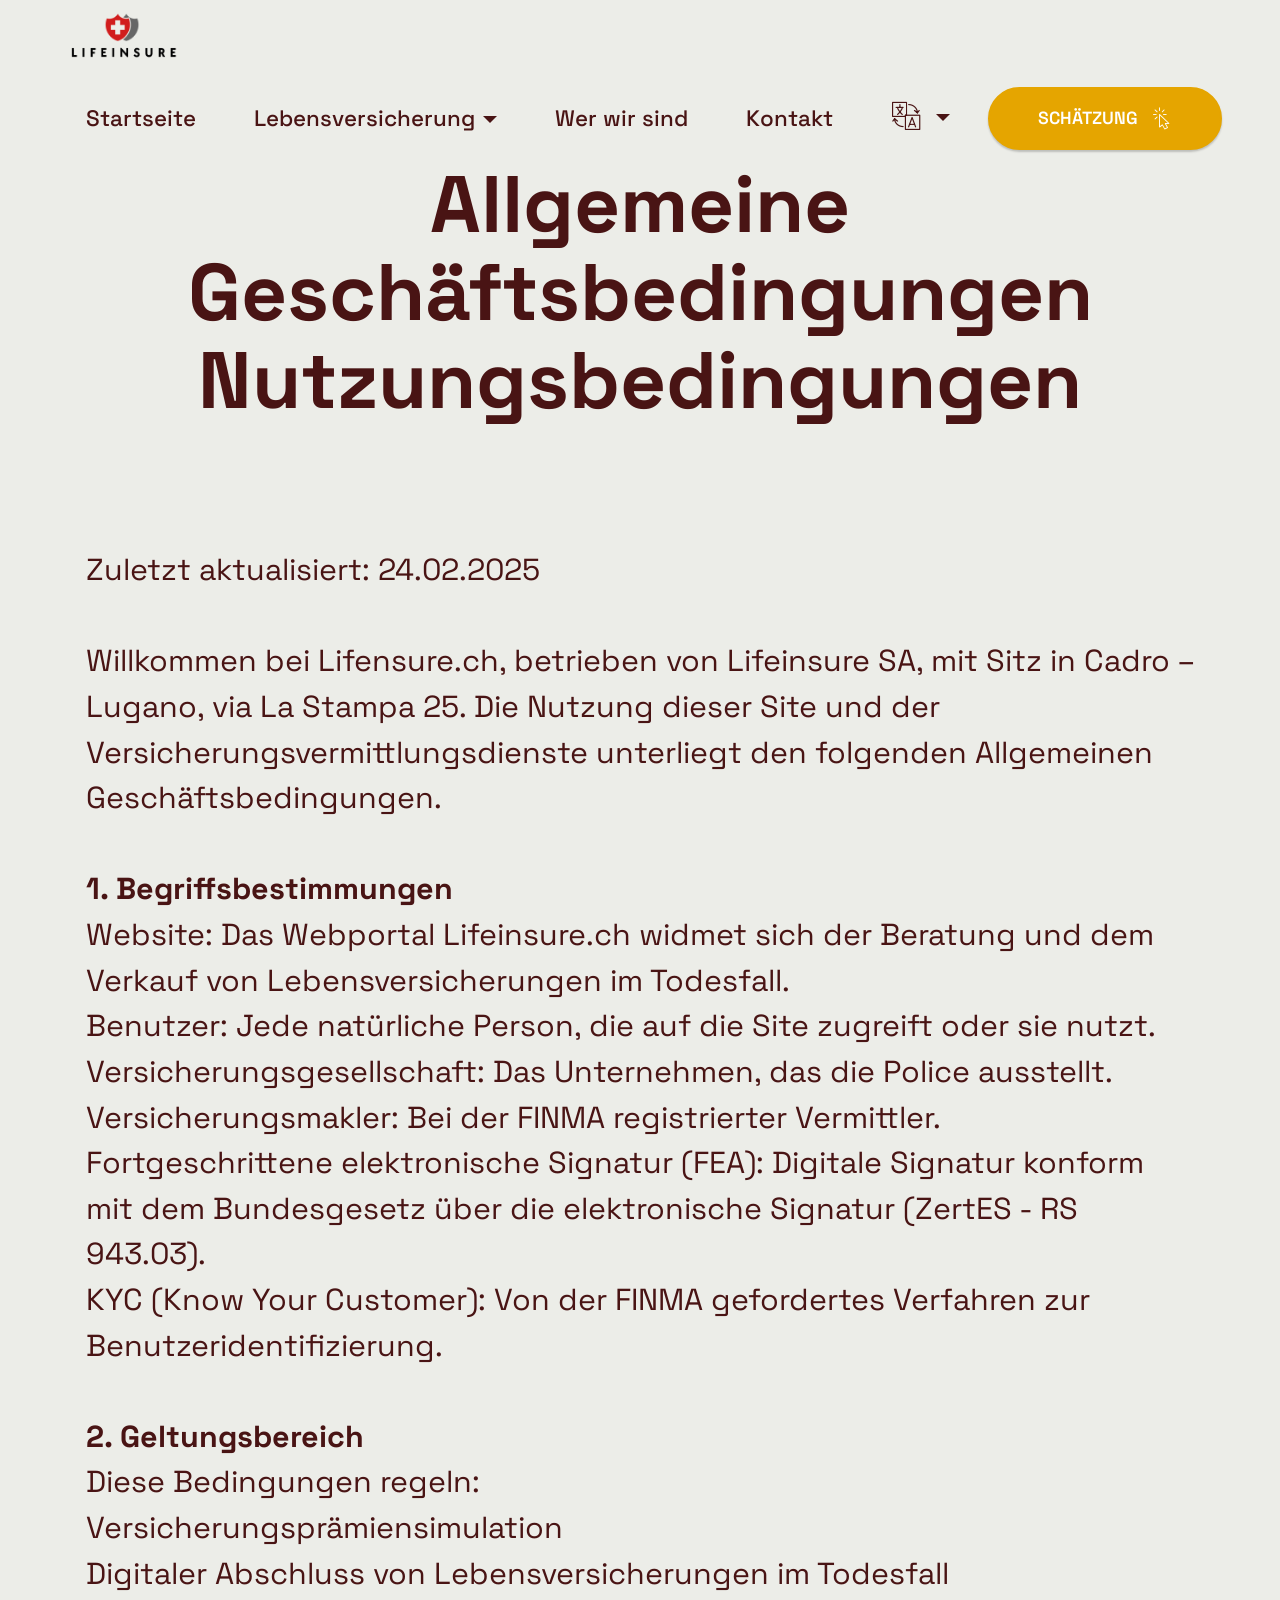
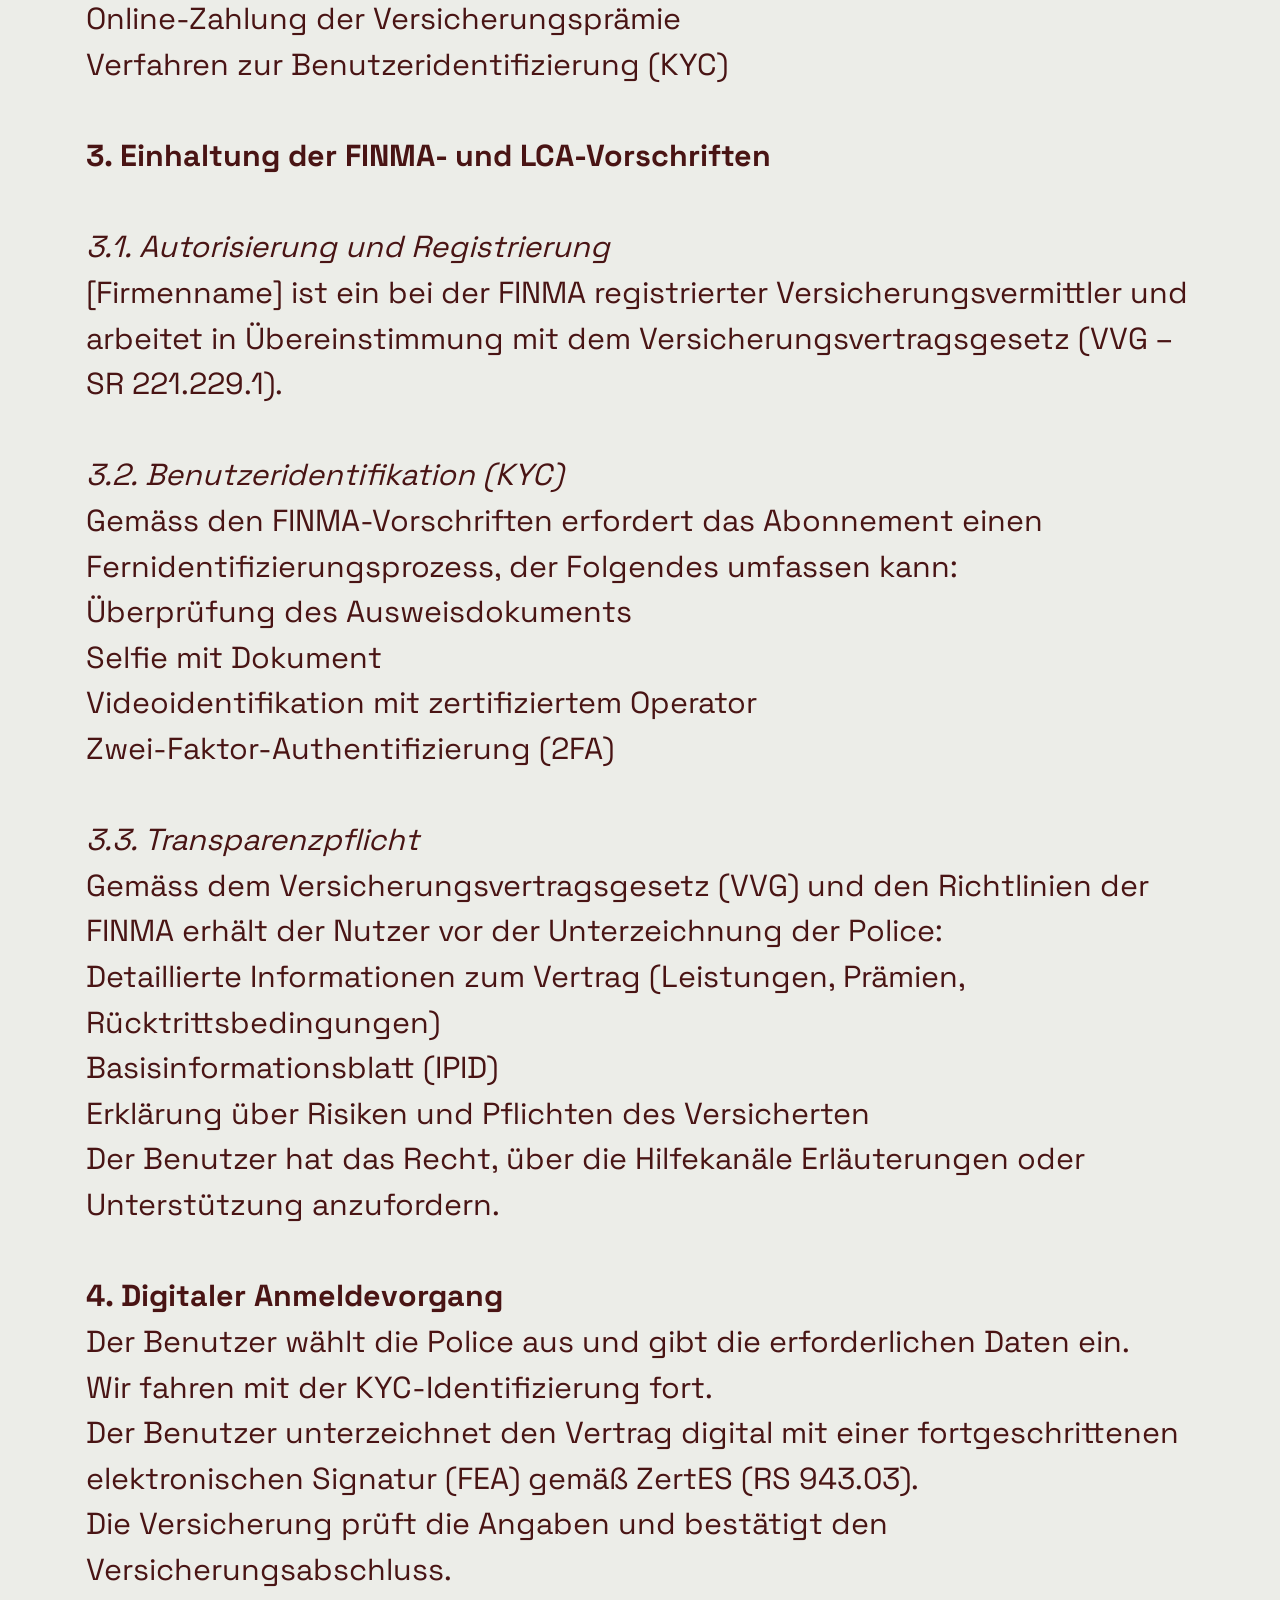
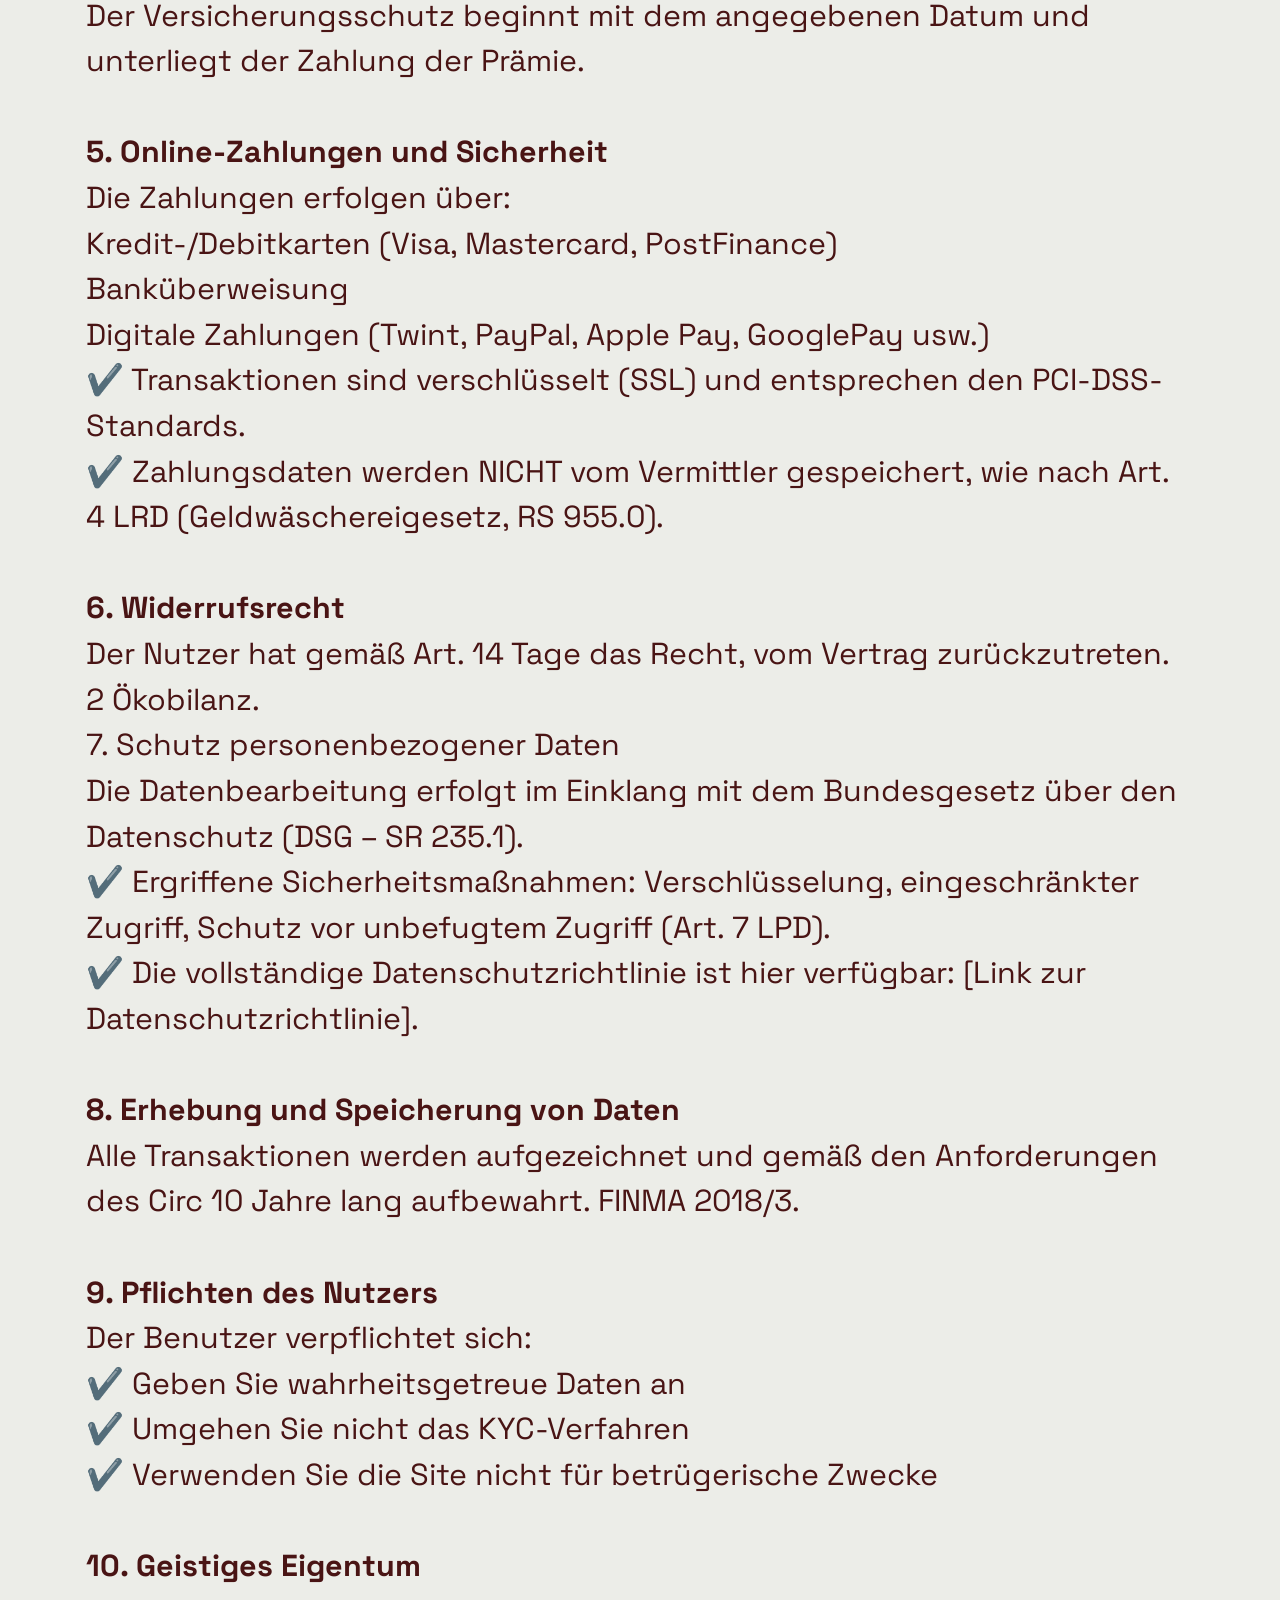
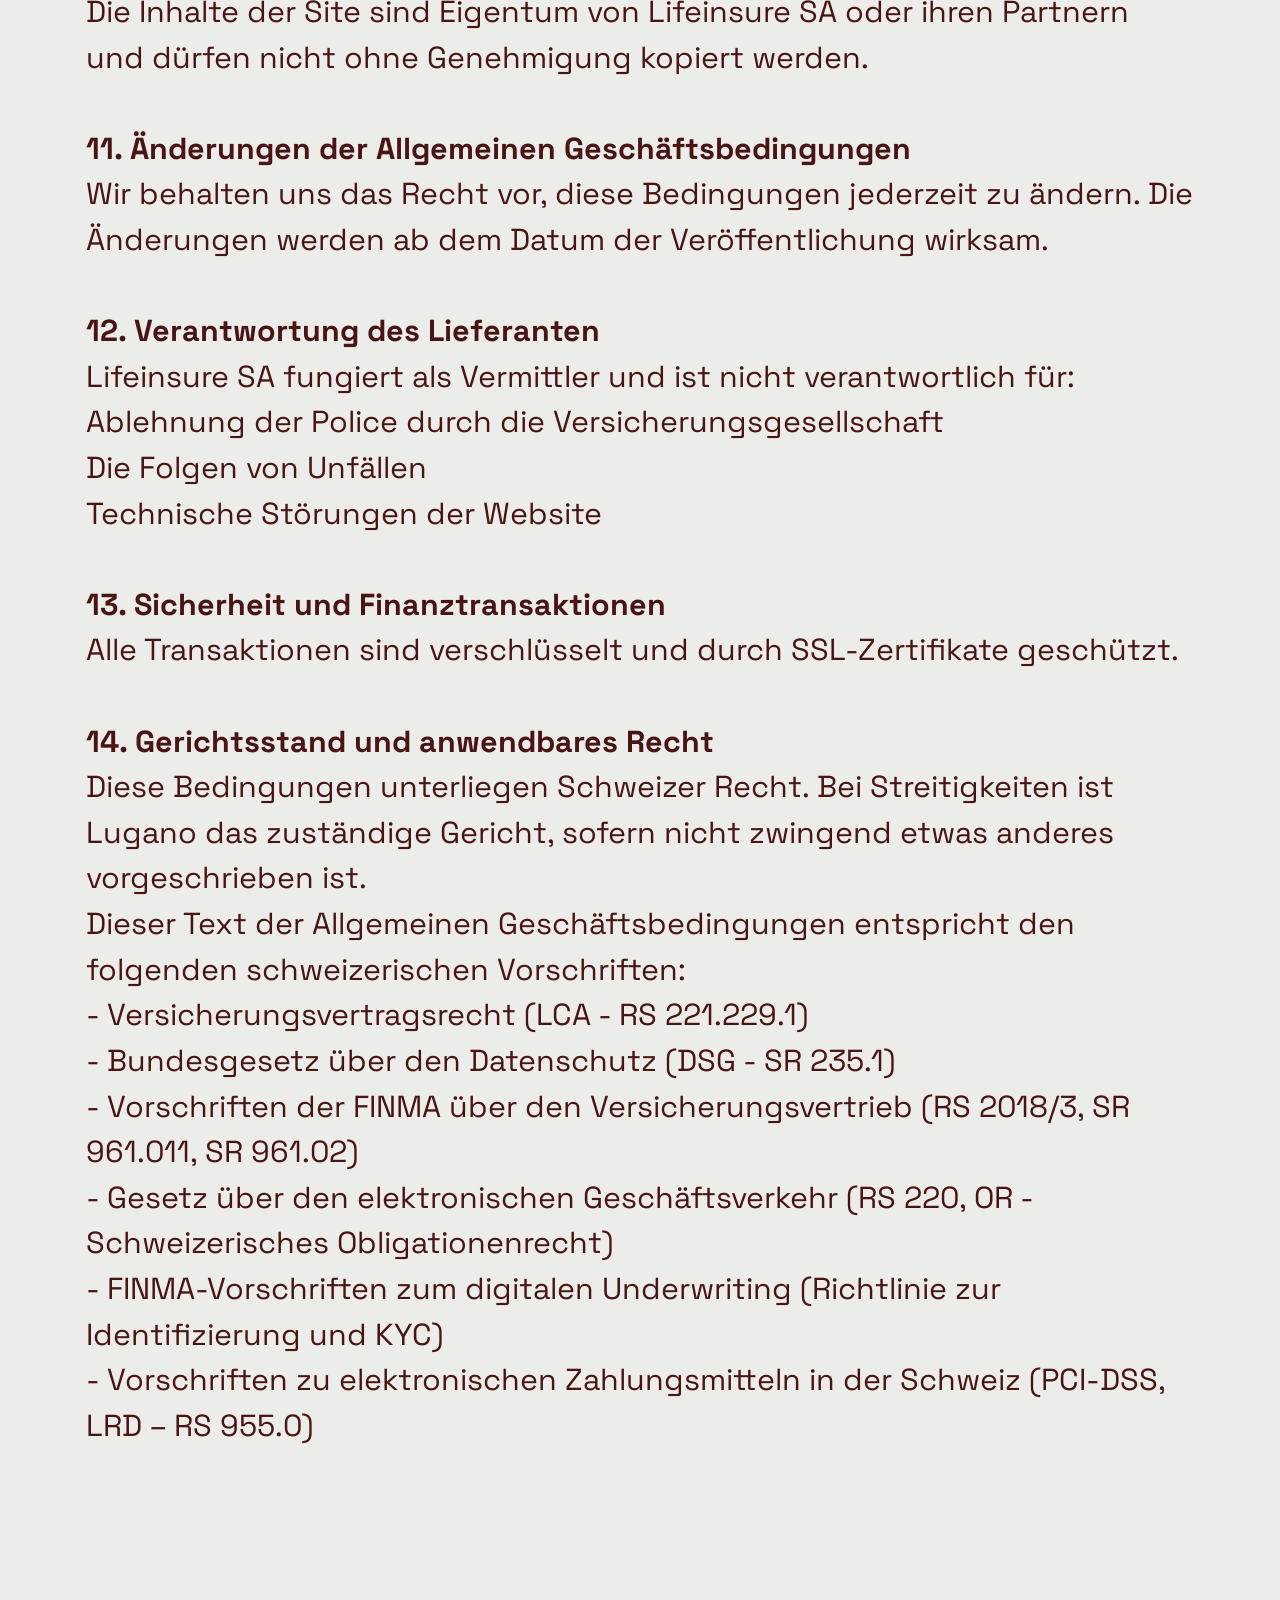
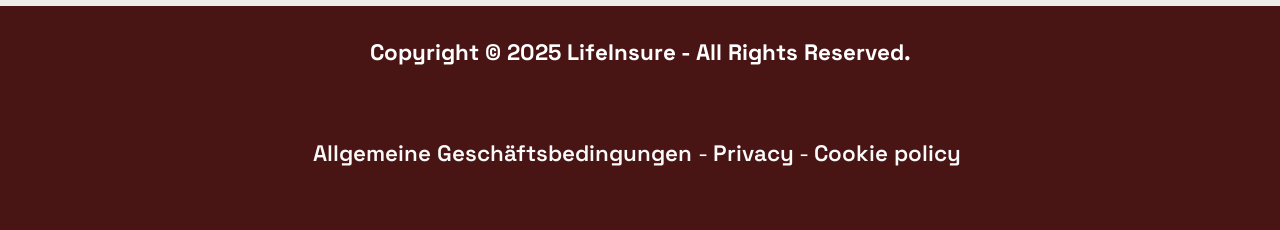
<file: terms-and-conditions.html>
<!DOCTYPE html>
<html  lang="de">
<head>
  
  <meta charset="UTF-8">
  <meta http-equiv="X-UA-Compatible" content="IE=edge">
  
  <meta name="twitter:card" content="summary_large_image"/>
  <meta name="twitter:image:src" content="assets/images/terms-and-conditions-meta.png">
  <meta property="og:image" content="assets/images/terms-and-conditions-meta.png">
  <meta name="twitter:title" content="Allgemeine Geschäftsbedingungen - terms-and-conditions">
  <meta name="viewport" content="width=device-width, initial-scale=1, minimum-scale=1">
  <link rel="shortcut icon" href="assets/images/lifeinsure-1-172x172.png" type="image/x-icon">
  <meta name="description" content="Allgemeine Geschäftsbedingungen Lifeinsure DE terms-and-conditions">
  
  
  <title>Allgemeine Geschäftsbedingungen - terms-and-conditions</title>
  <link rel="stylesheet" href="assets/Material-Design-Icons/css/material.css">
  <link rel="stylesheet" href="assets/icon54/style.css">
  <link rel="stylesheet" href="assets/bootstrap/css/bootstrap.min.css">
  <link rel="stylesheet" href="assets/bootstrap/css/bootstrap-grid.min.css">
  <link rel="stylesheet" href="assets/bootstrap/css/bootstrap-reboot.min.css">
  <link rel="stylesheet" href="assets/web/assets/gdpr-plugin/gdpr-styles.css">
  <link rel="stylesheet" href="assets/animatecss/animate.css">
  <link rel="stylesheet" href="assets/popup-overlay-plugin/style.css">
    <link rel="stylesheet" href="assets/dropdown/css/style.css">
  <link rel="stylesheet" href="assets/socicon/css/styles.css">
  <link rel="stylesheet" href="assets/theme/css/style.css">
  <link rel="preload" href="https://fonts.googleapis.com/css?family=Space+Grotesk:300,400,500,600,700&display=swap" as="style" onload="this.onload=null;this.rel='stylesheet'">
  <noscript><link rel="stylesheet" href="https://fonts.googleapis.com/css?family=Space+Grotesk:300,400,500,600,700&display=swap"></noscript>
  <link rel="preload" as="style" href="assets/mobirise/css/mbr-additional.css"><link rel="stylesheet" href="assets/mobirise/css/mbr-additional.css" type="text/css">

  
  
  

</head>
<body>
  
  <section data-bs-version="5.1" class="inspirem5 menu menu1 cid-uDKesovbF5" once="menu" id="menu01-3j">
    

    <nav class="navbar navbar-dropdown navbar-fixed-top navbar-expand-lg">
        <div class="container-fluid">
            <div class="navbar-brand">
                <span class="navbar-logo">
                    <a href="index.html#header01-11">
                        <img src="[data-uri]" alt="Lifeinsure" style="height: 3.6rem;" loading="lazy" class="lazyload" data-src="assets/images/lifeinsure-1-172x172.png">
                    </a>
                </span>
                
            </div>
            <button class="navbar-toggler" type="button" data-toggle="collapse" data-bs-toggle="collapse" data-target="#navbarSupportedContent" data-bs-target="#navbarSupportedContent" aria-controls="navbarNavAltMarkup" aria-expanded="false" aria-label="Toggle navigation">
                <div class="hamburger">
                    <span></span>
                    <span></span>
                    <span></span>
                    <span></span>
                </div>
            </button>
            <div class="collapse navbar-collapse" id="navbarSupportedContent">
                <ul class="navbar-nav nav-dropdown" data-app-modern-menu="true"><li class="nav-item"><a class="nav-link link text-primary display-7" href="index.html#header01-11">Startseite</a></li>
                    <li class="nav-item dropdown"><a class="nav-link link text-primary dropdown-toggle display-7" href="index.html#features01-1" data-toggle="dropdown-submenu" data-bs-toggle="dropdown" data-bs-auto-close="outside" aria-expanded="false">Lebensversicherung</a><div class="dropdown-menu" aria-labelledby="dropdown-707"><a class="text-primary dropdown-item display-7" href="ch-de.html#progress-bars02-18">Vorteile</a><a class="text-primary show dropdown-item display-7" href="ch-de.html#progress-bars01-1h">Wert</a><a class="text-primary show dropdown-item display-7" href="#" data-toggle="modal" data-bs-toggle="modal" data-target="#mbr-popup-s" data-bs-target="#mbr-popup-s"><span class="mdi-content-markunread mbr-iconfont mbr-iconfont-btn"></span>&nbsp;Eine wahre Geschichte&nbsp;(lesen)</a><a class="text-primary show dropdown-item display-7" href="ch-de.html#testimonials04-1j">Erfahrungsberichte</a></div>
                    </li>
                    <li class="nav-item"><a class="nav-link link text-primary display-7" href="ch-de.html#forms03-1n">Wer wir sind</a>
                    </li>
                    <li class="nav-item"><a class="nav-link link text-primary display-7" href="ch-de.html#forms03-1n">Kontakt</a>
                    </li><li class="nav-item dropdown"><a class="nav-link link text-primary dropdown-toggle show display-7" href="index.html#forms03-5" data-toggle="dropdown-submenu" data-bs-toggle="dropdown" data-bs-auto-close="outside" aria-expanded="false"><span class="icon54-v1-translate2 mbr-iconfont mbr-iconfont-btn"></span></a><div class="dropdown-menu show" aria-labelledby="dropdown-852" data-bs-popper="none"><a class="text-primary dropdown-item display-7" href="https://fr.lifeinsure.ch" target="_blank">Français</a><a class="text-primary show dropdown-item display-7" href="https://it.lifeinsure.ch" target="_blank">Italiano<br></a></div></li></ul>
                
                <div class="navbar-buttons mbr-section-btn"><a class="btn btn-lg btn-danger display-4" href="ch-de.html#features04-1b"><span class="icon54-v1-click-1 mbr-iconfont mbr-iconfont-btn"></span>SCHÄTZUNG&nbsp;</a></div>
            </div>
        </div>
    </nav>
</section>

<section data-bs-version="5.1" class="inspirem5 article4 cid-uDKifY7l4e" id="article04-3m">
    

    
    
    <div class="container">
        <div class="row justify-content-center">
            <div class="title col-md-12 col-lg-12">
                <h3 class="mbr-section-title mbr-fonts-style align-center mb-4 display-1"><strong>Allgemeine Geschäftsbedingungen
</strong><div><strong>
</strong></div><div><strong>Nutzungsbedingungen</strong></div></h3>
                <h4 class="mbr-section-subtitle align-center mbr-fonts-style mb-4 display-5"><div><br></div><br><div>Zuletzt aktualisiert: 24.02.2025
</div><div>
</div><div><br></div><div>Willkommen bei Lifensure.ch, betrieben von Lifeinsure SA, mit Sitz in Cadro – Lugano, via La Stampa 25. Die Nutzung dieser Site und der Versicherungsvermittlungsdienste unterliegt den folgenden Allgemeinen Geschäftsbedingungen.
</div><div>
</div><div><br></div><div><strong>1. Begriffsbestimmungen
</strong></div><div>Website: Das Webportal Lifeinsure.ch widmet sich der Beratung und dem Verkauf von Lebensversicherungen im Todesfall.
</div><div>Benutzer: Jede natürliche Person, die auf die Site zugreift oder sie nutzt.
</div><div>Versicherungsgesellschaft: Das Unternehmen, das die Police ausstellt.
</div><div>Versicherungsmakler: Bei der FINMA registrierter Vermittler.
</div><div>Fortgeschrittene elektronische Signatur (FEA): Digitale Signatur konform mit dem Bundesgesetz über die elektronische Signatur (ZertES - RS 943.03).
</div><div>KYC (Know Your Customer): Von der FINMA gefordertes Verfahren zur Benutzeridentifizierung.</div><br><div>
</div><div><strong>2. Geltungsbereich
</strong></div><div>Diese Bedingungen regeln:
</div><div>Versicherungsprämiensimulation
</div><div>Digitaler Abschluss von Lebensversicherungen im Todesfall
</div><div>Online-Zahlung der Versicherungsprämie
</div><div>Verfahren zur Benutzeridentifizierung (KYC)</div><strong><br></strong><div>
</div><div><strong>3. Einhaltung der FINMA- und LCA-Vorschriften</strong></div><br><div><strong>
</strong></div><div><em>3.1. Autorisierung und Registrierung
</em></div><div>[Firmenname] ist ein bei der FINMA registrierter Versicherungsvermittler und arbeitet in Übereinstimmung mit dem Versicherungsvertragsgesetz (VVG – SR 221.229.1).</div><br><div>
</div><div><em>3.2. Benutzeridentifikation (KYC)
</em></div><div>Gemäss den FINMA-Vorschriften erfordert das Abonnement einen Fernidentifizierungsprozess, der Folgendes umfassen kann:
</div><div>Überprüfung des Ausweisdokuments
</div><div>Selfie mit Dokument
</div><div>Videoidentifikation mit zertifiziertem Operator
</div><div>Zwei-Faktor-Authentifizierung (2FA)</div><br><div>
</div><div><em>3.3. Transparenzpflicht
</em></div><div>Gemäss dem Versicherungsvertragsgesetz (VVG) und den Richtlinien der FINMA erhält der Nutzer vor der Unterzeichnung der Police:
</div><div>Detaillierte Informationen zum Vertrag (Leistungen, Prämien, Rücktrittsbedingungen)
</div><div>Basisinformationsblatt (IPID)
</div><div>Erklärung über Risiken und Pflichten des Versicherten
</div><div>Der Benutzer hat das Recht, über die Hilfekanäle Erläuterungen oder Unterstützung anzufordern.</div><br><div>
</div><div><strong>4. Digitaler Anmeldevorgang
</strong></div><div>Der Benutzer wählt die Police aus und gibt die erforderlichen Daten ein.
</div><div>Wir fahren mit der KYC-Identifizierung fort.
</div><div>Der Benutzer unterzeichnet den Vertrag digital mit einer fortgeschrittenen elektronischen Signatur (FEA) gemäß ZertES (RS 943.03).
</div><div>Die Versicherung prüft die Angaben und bestätigt den Versicherungsabschluss.
</div><div>Der Versicherungsschutz beginnt mit dem angegebenen Datum und unterliegt der Zahlung der Prämie.</div><strong><br></strong><div>
</div><div><strong>5. Online-Zahlungen und Sicherheit
</strong></div><div>Die Zahlungen erfolgen über:
</div><div>Kredit-/Debitkarten (Visa, Mastercard, PostFinance)
</div><div>Banküberweisung
</div><div>Digitale Zahlungen (Twint, PayPal, Apple Pay, GooglePay usw.)
</div><div>✔️ Transaktionen sind verschlüsselt (SSL) und entsprechen den PCI-DSS-Standards.
</div><div>✔️ Zahlungsdaten werden NICHT vom Vermittler gespeichert, wie nach Art. 4 LRD (Geldwäschereigesetz, RS 955.0).</div><br><div>
</div><div><strong>6. Widerrufsrecht
</strong></div><div>Der Nutzer hat gemäß Art. 14 Tage das Recht, vom Vertrag zurückzutreten. 2 Ökobilanz.
</div><div>7. Schutz personenbezogener Daten
</div><div>Die Datenbearbeitung erfolgt im Einklang mit dem Bundesgesetz über den Datenschutz (DSG – SR 235.1).
</div><div>✔️ Ergriffene Sicherheitsmaßnahmen: Verschlüsselung, eingeschränkter Zugriff, Schutz vor unbefugtem Zugriff (Art. 7 LPD).
</div><div>✔️ Die vollständige Datenschutzrichtlinie ist hier verfügbar: [Link zur Datenschutzrichtlinie].</div><br><div>
</div><div><strong>8. Erhebung und Speicherung von Daten
</strong></div><div>Alle Transaktionen werden aufgezeichnet und gemäß den Anforderungen des Circ 10 Jahre lang aufbewahrt. FINMA 2018/3.</div><br><div>
</div><div><strong>9. Pflichten des Nutzers
</strong></div><div>Der Benutzer verpflichtet sich:
</div><div>✔️ Geben Sie wahrheitsgetreue Daten an
</div><div>✔️ Umgehen Sie nicht das KYC-Verfahren
</div><div>✔️ Verwenden Sie die Site nicht für betrügerische Zwecke</div><br><div>
</div><div><strong>10. Geistiges Eigentum
</strong></div><div>Die Inhalte der Site sind Eigentum von Lifeinsure SA oder ihren Partnern und dürfen nicht ohne Genehmigung kopiert werden.</div><br><div>
</div><div><strong>11. Änderungen der Allgemeinen Geschäftsbedingungen
</strong></div><div>Wir behalten uns das Recht vor, diese Bedingungen jederzeit zu ändern. Die Änderungen werden ab dem Datum der Veröffentlichung wirksam.</div><br><div>
</div><div><strong>12. Verantwortung des Lieferanten
</strong></div><div>Lifeinsure SA fungiert als Vermittler und ist nicht verantwortlich für:
</div><div>Ablehnung der Police durch die Versicherungsgesellschaft
</div><div>Die Folgen von Unfällen
</div><div>Technische Störungen der Website</div><br><div>
</div><div><strong>13. Sicherheit und Finanztransaktionen
</strong></div><div>Alle Transaktionen sind verschlüsselt und durch SSL-Zertifikate geschützt.</div><br><div>
</div><div><strong>14. Gerichtsstand und anwendbares Recht
</strong></div><div>Diese Bedingungen unterliegen Schweizer Recht. Bei Streitigkeiten ist Lugano das zuständige Gericht, sofern nicht zwingend etwas anderes vorgeschrieben ist.
</div><div>Dieser Text der Allgemeinen Geschäftsbedingungen entspricht den folgenden schweizerischen Vorschriften:
</div><div>- Versicherungsvertragsrecht (LCA - RS 221.229.1)
</div><div>- Bundesgesetz über den Datenschutz (DSG - SR 235.1)
</div><div>- Vorschriften der FINMA über den Versicherungsvertrieb (RS 2018/3, SR 961.011, SR 961.02)
</div><div>- Gesetz über den elektronischen Geschäftsverkehr (RS 220, OR - Schweizerisches Obligationenrecht)
</div><div>- FINMA-Vorschriften zum digitalen Underwriting (Richtlinie zur Identifizierung und KYC)
</div><div>- Vorschriften zu elektronischen Zahlungsmitteln in der Schweiz (PCI-DSS, LRD – RS 955.0)
</div><div><br></div><div>
</div><div>
</div><div>
</div><div>
</div><div>
</div><div>
</div><div>
</div><div>
</div><div>
</div><div>
</div><div>
</div><div>
</div><div>
</div><div>
</div><div>
</div><div>
</div><div>
</div><div>
</div><div>
</div></h4>
                
            </div>
        </div>
    </div>
</section>

<section data-bs-version="5.1" once="" class="cid-uDKesoVjbn" id="footer01-3k">

    

    

    <div class="container">
        <div class="media-container-row align-center mbr-white">
            <div class="col-12">
                <p class="mbr-text mb-0 mbr-fonts-style display-7"><strong>Copyright&nbsp;© 2025 LifeInsure - All Rights Reserved.</strong><br><strong><br></strong><br><a href="terms-and-conditions.html" class="text-white text-primary">Allgemeine Geschäftsbedingungen </a> - <a href="privacy.html" class="text-white text-primary">Privacy</a> - <a href="cookie.html" class="text-white">Cookie policy</a>&nbsp;<br></p>
            </div>
        </div>
    </div>
</section>


<script src="assets/bootstrap/js/bootstrap.bundle.min.js"></script>
  <script src="assets/smoothscroll/smooth-scroll.js"></script>
  <script src="assets/ytplayer/index.js"></script>
      <script src="assets/dropdown/js/navbar-dropdown.js"></script>
  <script src="assets/theme/js/script.js"></script>
  
  
  
  <input name="animation" type="hidden">
  
<script>"use strict";if("loading"in HTMLImageElement.prototype){document.querySelectorAll('img[loading="lazy"]').forEach(e=>{e.src=e.dataset.src;if(e.getAttribute("style")){e.setAttribute("data-temp-style",e.getAttribute("style"))};if(e.getAttribute("data-aspectratio")){e.style.paddingTop=100*e.getAttribute("data-aspectratio")+"%";e.style.height=0;}e.onload=function(){if(e.getAttribute("data-temp-style")){e.setAttribute("style", e.getAttribute("data-temp-style"))}else{e.removeAttribute("style")};e.removeAttribute("data-temp-style")}})}else{const e=document.createElement("script");e.src="https://cdnjs.cloudflare.com/ajax/libs/lazysizes/5.1.2/lazysizes.min.js";document.body.appendChild(e)}</script>
</body>
</html>
</file>
<file: assets/Material-Design-Icons/css/material.css>
@font-face {
  font-family: 'Material-Design-Icons';
  src: url('../fonts/Material-Design-Icons.eot?3ocs8m');
  src: url('../fonts/Material-Design-Icons.eot?#iefix3ocs8m') format('embedded-opentype'), url('../fonts/Material-Design-Icons.woff?3ocs8m') format('woff'), url('../fonts/Material-Design-Icons.ttf?3ocs8m') format('truetype'), url('../fonts/Material-Design-Icons.svg?3ocs8m#Material-Design-Icons') format('svg');
  font-weight: normal;
  font-style: normal;
}
[class^="mdi-"],
[class*="mdi-"] {
  speak: none;
  display: inline-block;
  font-style: normal;
  font-variant:normal;
  font-weight:normal;
/*  font-size:24px;*/
  line-height:1;
  font-family:'Material-Design-Icons' !important;
  text-rendering: auto;
  
  -webkit-font-smoothing: antialiased;
  -moz-osx-font-smoothing: grayscale;
  -webkit-transform: translate(0, 0);
      -ms-transform: translate(0, 0);
          transform: translate(0, 0);
}
[class^="mdi-"]:before,
[class*="mdi-"]:before {
  display: inline-block;
  speak: none;
  text-decoration: inherit;
}
[class^="mdi-"].pull-left,
[class*="mdi-"].pull-left {
  margin-right: .3em;
}
[class^="mdi-"].pull-right,
[class*="mdi-"].pull-right {
  margin-left: .3em;
}
[class^="mdi-"].mdi-lg:before,
[class*="mdi-"].mdi-lg:before,
[class^="mdi-"].mdi-lg:after,
[class*="mdi-"].mdi-lg:after {
  font-size: 1.33333333em;
  line-height: 0.75em;
  vertical-align: -15%;
}
[class^="mdi-"].mdi-2x:before,
[class*="mdi-"].mdi-2x:before,
[class^="mdi-"].mdi-2x:after,
[class*="mdi-"].mdi-2x:after {
  font-size: 2em;
}
[class^="mdi-"].mdi-3x:before,
[class*="mdi-"].mdi-3x:before,
[class^="mdi-"].mdi-3x:after,
[class*="mdi-"].mdi-3x:after {
  font-size: 3em;
}
[class^="mdi-"].mdi-4x:before,
[class*="mdi-"].mdi-4x:before,
[class^="mdi-"].mdi-4x:after,
[class*="mdi-"].mdi-4x:after {
  font-size: 4em;
}
[class^="mdi-"].mdi-5x:before,
[class*="mdi-"].mdi-5x:before,
[class^="mdi-"].mdi-5x:after,
[class*="mdi-"].mdi-5x:after {
  font-size: 5em;
}
[class^="mdi-device-signal-cellular-"]:after,
[class^="mdi-device-battery-"]:after,
[class^="mdi-device-battery-charging-"]:after,
[class^="mdi-device-signal-cellular-connected-no-internet-"]:after,
[class^="mdi-device-signal-wifi-"]:after,
[class^="mdi-device-signal-wifi-statusbar-not-connected"]:after,
.mdi-device-network-wifi:after {
  opacity: .3;
  position: absolute;
  left: 0;
  top: 0;
  z-index: 1;
  display: inline-block;
  speak: none;
  text-decoration: inherit;
}
[class^="mdi-device-signal-cellular-"]:after {
  content: "\e758";
}
[class^="mdi-device-battery-"]:after {
  content: "\e735";
}
[class^="mdi-device-battery-charging-"]:after {
  content: "\e733";
}
[class^="mdi-device-signal-cellular-connected-no-internet-"]:after {
  content: "\e75d";
}
[class^="mdi-device-signal-wifi-"]:after,
.mdi-device-network-wifi:after {
  content: "\e765";
}
[class^="mdi-device-signal-wifi-statusbasr-not-connected"]:after {
  content: "\e8f7";
}
.mdi-device-signal-cellular-off:after,
.mdi-device-signal-cellular-null:after,
.mdi-device-signal-cellular-no-sim:after,
.mdi-device-signal-wifi-off:after,
.mdi-device-signal-wifi-4-bar:after,
.mdi-device-signal-cellular-4-bar:after,
.mdi-device-battery-alert:after,
.mdi-device-signal-cellular-connected-no-internet-4-bar:after,
.mdi-device-battery-std:after,
.mdi-device-battery-full .mdi-device-battery-unknown:after {
  content: "";
}
.mdi-fw {
  width: 1.28571429em;
  text-align: center;
}
.mdi-ul {
  padding-left: 0;
  margin-left: 2.14285714em;
  list-style-type: none;
}
.mdi-ul > li {
  position: relative;
}
.mdi-li {
  position: absolute;
  left: -2.14285714em;
  width: 2.14285714em;
  top: 0.14285714em;
  text-align: center;
}
.mdi-li.mdi-lg {
  left: -1.85714286em;
}
.mdi-border {
  padding: .2em .25em .15em;
  border: solid 0.08em #eeeeee;
  border-radius: .1em;
}
.mdi-spin {
  -webkit-animation: mdi-spin 2s infinite linear;
  animation: mdi-spin 2s infinite linear;
  -webkit-transform-origin: 50% 50%;
  -ms-transform-origin: 50% 50%;
      transform-origin: 50% 50%;
}
.mdi-pulse {
  -webkit-animation: mdi-spin 1s steps(8) infinite;
  animation: mdi-spin 1s steps(8) infinite;
  -webkit-transform-origin: 50% 50%;
  -ms-transform-origin: 50% 50%;
      transform-origin: 50% 50%;
}
@-webkit-keyframes mdi-spin {
  0% {
    -webkit-transform: rotate(0deg);
    transform: rotate(0deg);
  }
  100% {
    -webkit-transform: rotate(359deg);
    transform: rotate(359deg);
  }
}
@keyframes mdi-spin {
  0% {
    -webkit-transform: rotate(0deg);
    transform: rotate(0deg);
  }
  100% {
    -webkit-transform: rotate(359deg);
    transform: rotate(359deg);
  }
}
.mdi-rotate-90 {
  filter: progid:DXImageTransform.Microsoft.BasicImage(rotation=1);
  -webkit-transform: rotate(90deg);
  -ms-transform: rotate(90deg);
  transform: rotate(90deg);
}
.mdi-rotate-180 {
  filter: progid:DXImageTransform.Microsoft.BasicImage(rotation=2);
  -webkit-transform: rotate(180deg);
  -ms-transform: rotate(180deg);
  transform: rotate(180deg);
}
.mdi-rotate-270 {
  filter: progid:DXImageTransform.Microsoft.BasicImage(rotation=3);
  -webkit-transform: rotate(270deg);
  -ms-transform: rotate(270deg);
  transform: rotate(270deg);
}
.mdi-flip-horizontal {
  filter: progid:DXImageTransform.Microsoft.BasicImage(rotation=0, mirror=1);
  -webkit-transform: scale(-1, 1);
  -ms-transform: scale(-1, 1);
  transform: scale(-1, 1);
}
.mdi-flip-vertical {
  filter: progid:DXImageTransform.Microsoft.BasicImage(rotation=2, mirror=1);
  -webkit-transform: scale(1, -1);
  -ms-transform: scale(1, -1);
  transform: scale(1, -1);
}
:root .mdi-rotate-90,
:root .mdi-rotate-180,
:root .mdi-rotate-270,
:root .mdi-flip-horizontal,
:root .mdi-flip-vertical {
  -webkit-filter: none;
          filter: none;
}
.mdi-stack {
  position: relative;
  display: inline-block;
  width: 2em;
  height: 2em;
  line-height: 2em;
  vertical-align: middle;
}
.mdi-stack-1x,
.mdi-stack-2x {
  position: absolute;
  left: 0;
  width: 100%;
  text-align: center;
}
.mdi-stack-1x {
  line-height: inherit;
}
.mdi-stack-2x {
  font-size: 2em;
}
.mdi-inverse {
  color: #ffffff;
}
/* Start Icons */
.mdi-action-3d-rotation:before {
  content: "\e600";
}
.mdi-action-accessibility:before {
  content: "\e601";
}
.mdi-action-account-balance-wallet:before {
  content: "\e602";
}
.mdi-action-account-balance:before {
  content: "\e603";
}
.mdi-action-account-box:before {
  content: "\e604";
}
.mdi-action-account-child:before {
  content: "\e605";
}
.mdi-action-account-circle:before {
  content: "\e606";
}
.mdi-action-add-shopping-cart:before {
  content: "\e607";
}
.mdi-action-alarm-add:before {
  content: "\e608";
}
.mdi-action-alarm-off:before {
  content: "\e609";
}
.mdi-action-alarm-on:before {
  content: "\e60a";
}
.mdi-action-alarm:before {
  content: "\e60b";
}
.mdi-action-android:before {
  content: "\e60c";
}
.mdi-action-announcement:before {
  content: "\e60d";
}
.mdi-action-aspect-ratio:before {
  content: "\e60e";
}
.mdi-action-assessment:before {
  content: "\e60f";
}
.mdi-action-assignment-ind:before {
  content: "\e610";
}
.mdi-action-assignment-late:before {
  content: "\e611";
}
.mdi-action-assignment-return:before {
  content: "\e612";
}
.mdi-action-assignment-returned:before {
  content: "\e613";
}
.mdi-action-assignment-turned-in:before {
  content: "\e614";
}
.mdi-action-assignment:before {
  content: "\e615";
}
.mdi-action-autorenew:before {
  content: "\e616";
}
.mdi-action-backup:before {
  content: "\e617";
}
.mdi-action-book:before {
  content: "\e618";
}
.mdi-action-bookmark-outline:before {
  content: "\e619";
}
.mdi-action-bookmark:before {
  content: "\e61a";
}
.mdi-action-bug-report:before {
  content: "\e61b";
}
.mdi-action-cached:before {
  content: "\e61c";
}
.mdi-action-check-circle:before {
  content: "\e61d";
}
.mdi-action-class:before {
  content: "\e61e";
}
.mdi-action-credit-card:before {
  content: "\e61f";
}
.mdi-action-dashboard:before {
  content: "\e620";
}
.mdi-action-delete:before {
  content: "\e621";
}
.mdi-action-description:before {
  content: "\e622";
}
.mdi-action-dns:before {
  content: "\e623";
}
.mdi-action-done-all:before {
  content: "\e624";
}
.mdi-action-done:before {
  content: "\e625";
}
.mdi-action-event:before {
  content: "\e626";
}
.mdi-action-exit-to-app:before {
  content: "\e627";
}
.mdi-action-explore:before {
  content: "\e628";
}
.mdi-action-extension:before {
  content: "\e629";
}
.mdi-action-face-unlock:before {
  content: "\e62a";
}
.mdi-action-favorite-outline:before {
  content: "\e62b";
}
.mdi-action-favorite:before {
  content: "\e62c";
}
.mdi-action-find-in-page:before {
  content: "\e62d";
}
.mdi-action-find-replace:before {
  content: "\e62e";
}
.mdi-action-flip-to-back:before {
  content: "\e62f";
}
.mdi-action-flip-to-front:before {
  content: "\e630";
}
.mdi-action-get-app:before {
  content: "\e631";
}
.mdi-action-grade:before {
  content: "\e632";
}
.mdi-action-group-work:before {
  content: "\e633";
}
.mdi-action-help:before {
  content: "\e634";
}
.mdi-action-highlight-remove:before {
  content: "\e635";
}
.mdi-action-history:before {
  content: "\e636";
}
.mdi-action-home:before {
  content: "\e637";
}
.mdi-action-https:before {
  content: "\e638";
}
.mdi-action-info-outline:before {
  content: "\e639";
}
.mdi-action-info:before {
  content: "\e63a";
}
.mdi-action-input:before {
  content: "\e63b";
}
.mdi-action-invert-colors:before {
  content: "\e63c";
}
.mdi-action-label-outline:before {
  content: "\e63d";
}
.mdi-action-label:before {
  content: "\e63e";
}
.mdi-action-language:before {
  content: "\e63f";
}
.mdi-action-launch:before {
  content: "\e640";
}
.mdi-action-list:before {
  content: "\e641";
}
.mdi-action-lock-open:before {
  content: "\e642";
}
.mdi-action-lock-outline:before {
  content: "\e643";
}
.mdi-action-lock:before {
  content: "\e644";
}
.mdi-action-loyalty:before {
  content: "\e645";
}
.mdi-action-markunread-mailbox:before {
  content: "\e646";
}
.mdi-action-note-add:before {
  content: "\e647";
}
.mdi-action-open-in-browser:before {
  content: "\e648";
}
.mdi-action-open-in-new:before {
  content: "\e649";
}
.mdi-action-open-with:before {
  content: "\e64a";
}
.mdi-action-pageview:before {
  content: "\e64b";
}
.mdi-action-payment:before {
  content: "\e64c";
}
.mdi-action-perm-camera-mic:before {
  content: "\e64d";
}
.mdi-action-perm-contact-cal:before {
  content: "\e64e";
}
.mdi-action-perm-data-setting:before {
  content: "\e64f";
}
.mdi-action-perm-device-info:before {
  content: "\e650";
}
.mdi-action-perm-identity:before {
  content: "\e651";
}
.mdi-action-perm-media:before {
  content: "\e652";
}
.mdi-action-perm-phone-msg:before {
  content: "\e653";
}
.mdi-action-perm-scan-wifi:before {
  content: "\e654";
}
.mdi-action-picture-in-picture:before {
  content: "\e655";
}
.mdi-action-polymer:before {
  content: "\e656";
}
.mdi-action-print:before {
  content: "\e657";
}
.mdi-action-query-builder:before {
  content: "\e658";
}
.mdi-action-question-answer:before {
  content: "\e659";
}
.mdi-action-receipt:before {
  content: "\e65a";
}
.mdi-action-redeem:before {
  content: "\e65b";
}
.mdi-action-reorder:before {
  content: "\e65c";
}
.mdi-action-report-problem:before {
  content: "\e65d";
}
.mdi-action-restore:before {
  content: "\e65e";
}
.mdi-action-room:before {
  content: "\e65f";
}
.mdi-action-schedule:before {
  content: "\e660";
}
.mdi-action-search:before {
  content: "\e661";
}
.mdi-action-settings-applications:before {
  content: "\e662";
}
.mdi-action-settings-backup-restore:before {
  content: "\e663";
}
.mdi-action-settings-bluetooth:before {
  content: "\e664";
}
.mdi-action-settings-cell:before {
  content: "\e665";
}
.mdi-action-settings-display:before {
  content: "\e666";
}
.mdi-action-settings-ethernet:before {
  content: "\e667";
}
.mdi-action-settings-input-antenna:before {
  content: "\e668";
}
.mdi-action-settings-input-component:before {
  content: "\e669";
}
.mdi-action-settings-input-composite:before {
  content: "\e66a";
}
.mdi-action-settings-input-hdmi:before {
  content: "\e66b";
}
.mdi-action-settings-input-svideo:before {
  content: "\e66c";
}
.mdi-action-settings-overscan:before {
  content: "\e66d";
}
.mdi-action-settings-phone:before {
  content: "\e66e";
}
.mdi-action-settings-power:before {
  content: "\e66f";
}
.mdi-action-settings-remote:before {
  content: "\e670";
}
.mdi-action-settings-voice:before {
  content: "\e671";
}
.mdi-action-settings:before {
  content: "\e672";
}
.mdi-action-shop-two:before {
  content: "\e673";
}
.mdi-action-shop:before {
  content: "\e674";
}
.mdi-action-shopping-basket:before {
  content: "\e675";
}
.mdi-action-shopping-cart:before {
  content: "\e676";
}
.mdi-action-speaker-notes:before {
  content: "\e677";
}
.mdi-action-spellcheck:before {
  content: "\e678";
}
.mdi-action-star-rate:before {
  content: "\e679";
}
.mdi-action-stars:before {
  content: "\e67a";
}
.mdi-action-store:before {
  content: "\e67b";
}
.mdi-action-subject:before {
  content: "\e67c";
}
.mdi-action-supervisor-account:before {
  content: "\e67d";
}
.mdi-action-swap-horiz:before {
  content: "\e67e";
}
.mdi-action-swap-vert-circle:before {
  content: "\e67f";
}
.mdi-action-swap-vert:before {
  content: "\e680";
}
.mdi-action-system-update-tv:before {
  content: "\e681";
}
.mdi-action-tab-unselected:before {
  content: "\e682";
}
.mdi-action-tab:before {
  content: "\e683";
}
.mdi-action-theaters:before {
  content: "\e684";
}
.mdi-action-thumb-down:before {
  content: "\e685";
}
.mdi-action-thumb-up:before {
  content: "\e686";
}
.mdi-action-thumbs-up-down:before {
  content: "\e687";
}
.mdi-action-toc:before {
  content: "\e688";
}
.mdi-action-today:before {
  content: "\e689";
}
.mdi-action-track-changes:before {
  content: "\e68a";
}
.mdi-action-translate:before {
  content: "\e68b";
}
.mdi-action-trending-down:before {
  content: "\e68c";
}
.mdi-action-trending-neutral:before {
  content: "\e68d";
}
.mdi-action-trending-up:before {
  content: "\e68e";
}
.mdi-action-turned-in-not:before {
  content: "\e68f";
}
.mdi-action-turned-in:before {
  content: "\e690";
}
.mdi-action-verified-user:before {
  content: "\e691";
}
.mdi-action-view-agenda:before {
  content: "\e692";
}
.mdi-action-view-array:before {
  content: "\e693";
}
.mdi-action-view-carousel:before {
  content: "\e694";
}
.mdi-action-view-column:before {
  content: "\e695";
}
.mdi-action-view-day:before {
  content: "\e696";
}
.mdi-action-view-headline:before {
  content: "\e697";
}
.mdi-action-view-list:before {
  content: "\e698";
}
.mdi-action-view-module:before {
  content: "\e699";
}
.mdi-action-view-quilt:before {
  content: "\e69a";
}
.mdi-action-view-stream:before {
  content: "\e69b";
}
.mdi-action-view-week:before {
  content: "\e69c";
}
.mdi-action-visibility-off:before {
  content: "\e69d";
}
.mdi-action-visibility:before {
  content: "\e69e";
}
.mdi-action-wallet-giftcard:before {
  content: "\e69f";
}
.mdi-action-wallet-membership:before {
  content: "\e6a0";
}
.mdi-action-wallet-travel:before {
  content: "\e6a1";
}
.mdi-action-work:before {
  content: "\e6a2";
}
.mdi-alert-error:before {
  content: "\e6a3";
}
.mdi-alert-warning:before {
  content: "\e6a4";
}
.mdi-av-album:before {
  content: "\e6a5";
}
.mdi-av-closed-caption:before {
  content: "\e6a6";
}
.mdi-av-equalizer:before {
  content: "\e6a7";
}
.mdi-av-explicit:before {
  content: "\e6a8";
}
.mdi-av-fast-forward:before {
  content: "\e6a9";
}
.mdi-av-fast-rewind:before {
  content: "\e6aa";
}
.mdi-av-games:before {
  content: "\e6ab";
}
.mdi-av-hearing:before {
  content: "\e6ac";
}
.mdi-av-high-quality:before {
  content: "\e6ad";
}
.mdi-av-loop:before {
  content: "\e6ae";
}
.mdi-av-mic-none:before {
  content: "\e6af";
}
.mdi-av-mic-off:before {
  content: "\e6b0";
}
.mdi-av-mic:before {
  content: "\e6b1";
}
.mdi-av-movie:before {
  content: "\e6b2";
}
.mdi-av-my-library-add:before {
  content: "\e6b3";
}
.mdi-av-my-library-books:before {
  content: "\e6b4";
}
.mdi-av-my-library-music:before {
  content: "\e6b5";
}
.mdi-av-new-releases:before {
  content: "\e6b6";
}
.mdi-av-not-interested:before {
  content: "\e6b7";
}
.mdi-av-pause-circle-fill:before {
  content: "\e6b8";
}
.mdi-av-pause-circle-outline:before {
  content: "\e6b9";
}
.mdi-av-pause:before {
  content: "\e6ba";
}
.mdi-av-play-arrow:before {
  content: "\e6bb";
}
.mdi-av-play-circle-fill:before {
  content: "\e6bc";
}
.mdi-av-play-circle-outline:before {
  content: "\e6bd";
}
.mdi-av-play-shopping-bag:before {
  content: "\e6be";
}
.mdi-av-playlist-add:before {
  content: "\e6bf";
}
.mdi-av-queue-music:before {
  content: "\e6c0";
}
.mdi-av-queue:before {
  content: "\e6c1";
}
.mdi-av-radio:before {
  content: "\e6c2";
}
.mdi-av-recent-actors:before {
  content: "\e6c3";
}
.mdi-av-repeat-one:before {
  content: "\e6c4";
}
.mdi-av-repeat:before {
  content: "\e6c5";
}
.mdi-av-replay:before {
  content: "\e6c6";
}
.mdi-av-shuffle:before {
  content: "\e6c7";
}
.mdi-av-skip-next:before {
  content: "\e6c8";
}
.mdi-av-skip-previous:before {
  content: "\e6c9";
}
.mdi-av-snooze:before {
  content: "\e6ca";
}
.mdi-av-stop:before {
  content: "\e6cb";
}
.mdi-av-subtitles:before {
  content: "\e6cc";
}
.mdi-av-surround-sound:before {
  content: "\e6cd";
}
.mdi-av-timer:before {
  content: "\e6ce";
}
.mdi-av-video-collection:before {
  content: "\e6cf";
}
.mdi-av-videocam-off:before {
  content: "\e6d0";
}
.mdi-av-videocam:before {
  content: "\e6d1";
}
.mdi-av-volume-down:before {
  content: "\e6d2";
}
.mdi-av-volume-mute:before {
  content: "\e6d3";
}
.mdi-av-volume-off:before {
  content: "\e6d4";
}
.mdi-av-volume-up:before {
  content: "\e6d5";
}
.mdi-av-web:before {
  content: "\e6d6";
}
.mdi-communication-business:before {
  content: "\e6d7";
}
.mdi-communication-call-end:before {
  content: "\e6d8";
}
.mdi-communication-call-made:before {
  content: "\e6d9";
}
.mdi-communication-call-merge:before {
  content: "\e6da";
}
.mdi-communication-call-missed:before {
  content: "\e6db";
}
.mdi-communication-call-received:before {
  content: "\e6dc";
}
.mdi-communication-call-split:before {
  content: "\e6dd";
}
.mdi-communication-call:before {
  content: "\e6de";
}
.mdi-communication-chat:before {
  content: "\e6df";
}
.mdi-communication-clear-all:before {
  content: "\e6e0";
}
.mdi-communication-comment:before {
  content: "\e6e1";
}
.mdi-communication-contacts:before {
  content: "\e6e2";
}
.mdi-communication-dialer-sip:before {
  content: "\e6e3";
}
.mdi-communication-dialpad:before {
  content: "\e6e4";
}
.mdi-communication-dnd-on:before {
  content: "\e6e5";
}
.mdi-communication-email:before {
  content: "\e6e6";
}
.mdi-communication-forum:before {
  content: "\e6e7";
}
.mdi-communication-import-export:before {
  content: "\e6e8";
}
.mdi-communication-invert-colors-off:before {
  content: "\e6e9";
}
.mdi-communication-invert-colors-on:before {
  content: "\e6ea";
}
.mdi-communication-live-help:before {
  content: "\e6eb";
}
.mdi-communication-location-off:before {
  content: "\e6ec";
}
.mdi-communication-location-on:before {
  content: "\e6ed";
}
.mdi-communication-message:before {
  content: "\e6ee";
}
.mdi-communication-messenger:before {
  content: "\e6ef";
}
.mdi-communication-no-sim:before {
  content: "\e6f0";
}
.mdi-communication-phone:before {
  content: "\e6f1";
}
.mdi-communication-portable-wifi-off:before {
  content: "\e6f2";
}
.mdi-communication-quick-contacts-dialer:before {
  content: "\e6f3";
}
.mdi-communication-quick-contacts-mail:before {
  content: "\e6f4";
}
.mdi-communication-ring-volume:before {
  content: "\e6f5";
}
.mdi-communication-stay-current-landscape:before {
  content: "\e6f6";
}
.mdi-communication-stay-current-portrait:before {
  content: "\e6f7";
}
.mdi-communication-stay-primary-landscape:before {
  content: "\e6f8";
}
.mdi-communication-stay-primary-portrait:before {
  content: "\e6f9";
}
.mdi-communication-swap-calls:before {
  content: "\e6fa";
}
.mdi-communication-textsms:before {
  content: "\e6fb";
}
.mdi-communication-voicemail:before {
  content: "\e6fc";
}
.mdi-communication-vpn-key:before {
  content: "\e6fd";
}
.mdi-content-add-box:before {
  content: "\e6fe";
}
.mdi-content-add-circle-outline:before {
  content: "\e6ff";
}
.mdi-content-add-circle:before {
  content: "\e700";
}
.mdi-content-add:before {
  content: "\e701";
}
.mdi-content-archive:before {
  content: "\e702";
}
.mdi-content-backspace:before {
  content: "\e703";
}
.mdi-content-block:before {
  content: "\e704";
}
.mdi-content-clear:before {
  content: "\e705";
}
.mdi-content-content-copy:before {
  content: "\e706";
}
.mdi-content-content-cut:before {
  content: "\e707";
}
.mdi-content-content-paste:before {
  content: "\e708";
}
.mdi-content-create:before {
  content: "\e709";
}
.mdi-content-drafts:before {
  content: "\e70a";
}
.mdi-content-filter-list:before {
  content: "\e70b";
}
.mdi-content-flag:before {
  content: "\e70c";
}
.mdi-content-forward:before {
  content: "\e70d";
}
.mdi-content-gesture:before {
  content: "\e70e";
}
.mdi-content-inbox:before {
  content: "\e70f";
}
.mdi-content-link:before {
  content: "\e710";
}
.mdi-content-mail:before {
  content: "\e711";
}
.mdi-content-markunread:before {
  content: "\e712";
}
.mdi-content-redo:before {
  content: "\e713";
}
.mdi-content-remove-circle-outline:before {
  content: "\e714";
}
.mdi-content-remove-circle:before {
  content: "\e715";
}
.mdi-content-remove:before {
  content: "\e716";
}
.mdi-content-reply-all:before {
  content: "\e717";
}
.mdi-content-reply:before {
  content: "\e718";
}
.mdi-content-report:before {
  content: "\e719";
}
.mdi-content-save:before {
  content: "\e71a";
}
.mdi-content-select-all:before {
  content: "\e71b";
}
.mdi-content-send:before {
  content: "\e71c";
}
.mdi-content-sort:before {
  content: "\e71d";
}
.mdi-content-text-format:before {
  content: "\e71e";
}
.mdi-content-undo:before {
  content: "\e71f";
}
.mdi-editor-attach-file:before {
  content: "\e776";
}
.mdi-editor-attach-money:before {
  content: "\e777";
}
.mdi-editor-border-all:before {
  content: "\e778";
}
.mdi-editor-border-bottom:before {
  content: "\e779";
}
.mdi-editor-border-clear:before {
  content: "\e77a";
}
.mdi-editor-border-color:before {
  content: "\e77b";
}
.mdi-editor-border-horizontal:before {
  content: "\e77c";
}
.mdi-editor-border-inner:before {
  content: "\e77d";
}
.mdi-editor-border-left:before {
  content: "\e77e";
}
.mdi-editor-border-outer:before {
  content: "\e77f";
}
.mdi-editor-border-right:before {
  content: "\e780";
}
.mdi-editor-border-style:before {
  content: "\e781";
}
.mdi-editor-border-top:before {
  content: "\e782";
}
.mdi-editor-border-vertical:before {
  content: "\e783";
}
.mdi-editor-format-align-center:before {
  content: "\e784";
}
.mdi-editor-format-align-justify:before {
  content: "\e785";
}
.mdi-editor-format-align-left:before {
  content: "\e786";
}
.mdi-editor-format-align-right:before {
  content: "\e787";
}
.mdi-editor-format-bold:before {
  content: "\e788";
}
.mdi-editor-format-clear:before {
  content: "\e789";
}
.mdi-editor-format-color-fill:before {
  content: "\e78a";
}
.mdi-editor-format-color-reset:before {
  content: "\e78b";
}
.mdi-editor-format-color-text:before {
  content: "\e78c";
}
.mdi-editor-format-indent-decrease:before {
  content: "\e78d";
}
.mdi-editor-format-indent-increase:before {
  content: "\e78e";
}
.mdi-editor-format-italic:before {
  content: "\e78f";
}
.mdi-editor-format-line-spacing:before {
  content: "\e790";
}
.mdi-editor-format-list-bulleted:before {
  content: "\e791";
}
.mdi-editor-format-list-numbered:before {
  content: "\e792";
}
.mdi-editor-format-paint:before {
  content: "\e793";
}
.mdi-editor-format-quote:before {
  content: "\e794";
}
.mdi-editor-format-size:before {
  content: "\e795";
}
.mdi-editor-format-strikethrough:before {
  content: "\e796";
}
.mdi-editor-format-textdirection-l-to-r:before {
  content: "\e797";
}
.mdi-editor-format-textdirection-r-to-l:before {
  content: "\e798";
}
.mdi-editor-format-underline:before {
  content: "\e799";
}
.mdi-editor-functions:before {
  content: "\e79a";
}
.mdi-editor-insert-chart:before {
  content: "\e79b";
}
.mdi-editor-insert-comment:before {
  content: "\e79c";
}
.mdi-editor-insert-drive-file:before {
  content: "\e79d";
}
.mdi-editor-insert-emoticon:before {
  content: "\e79e";
}
.mdi-editor-insert-invitation:before {
  content: "\e79f";
}
.mdi-editor-insert-link:before {
  content: "\e7a0";
}
.mdi-editor-insert-photo:before {
  content: "\e7a1";
}
.mdi-editor-merge-type:before {
  content: "\e7a2";
}
.mdi-editor-mode-comment:before {
  content: "\e7a3";
}
.mdi-editor-mode-edit:before {
  content: "\e7a4";
}
.mdi-editor-publish:before {
  content: "\e7a5";
}
.mdi-editor-vertical-align-bottom:before {
  content: "\e7a6";
}
.mdi-editor-vertical-align-center:before {
  content: "\e7a7";
}
.mdi-editor-vertical-align-top:before {
  content: "\e7a8";
}
.mdi-editor-wrap-text:before {
  content: "\e7a9";
}
.mdi-file-attachment:before {
  content: "\e7aa";
}
.mdi-file-cloud-circle:before {
  content: "\e7ab";
}
.mdi-file-cloud-done:before {
  content: "\e7ac";
}
.mdi-file-cloud-download:before {
  content: "\e7ad";
}
.mdi-file-cloud-off:before {
  content: "\e7ae";
}
.mdi-file-cloud-queue:before {
  content: "\e7af";
}
.mdi-file-cloud-upload:before {
  content: "\e7b0";
}
.mdi-file-cloud:before {
  content: "\e7b1";
}
.mdi-file-file-download:before {
  content: "\e7b2";
}
.mdi-file-file-upload:before {
  content: "\e7b3";
}
.mdi-file-folder-open:before {
  content: "\e7b4";
}
.mdi-file-folder-shared:before {
  content: "\e7b5";
}
.mdi-file-folder:before {
  content: "\e7b6";
}
.mdi-device-access-alarm:before {
  content: "\e720";
}
.mdi-device-access-alarms:before {
  content: "\e721";
}
.mdi-device-access-time:before {
  content: "\e722";
}
.mdi-device-add-alarm:before {
  content: "\e723";
}
.mdi-device-airplanemode-off:before {
  content: "\e724";
}
.mdi-device-airplanemode-on:before {
  content: "\e725";
}
.mdi-device-battery-20:before {
  content: "\e726";
}
.mdi-device-battery-30:before {
  content: "\e727";
}
.mdi-device-battery-50:before {
  content: "\e728";
}
.mdi-device-battery-60:before {
  content: "\e729";
}
.mdi-device-battery-80:before {
  content: "\e72a";
}
.mdi-device-battery-90:before {
  content: "\e72b";
}
.mdi-device-battery-alert:before {
  content: "\e72c";
}
.mdi-device-battery-charging-20:before {
  content: "\e72d";
}
.mdi-device-battery-charging-30:before {
  content: "\e72e";
}
.mdi-device-battery-charging-50:before {
  content: "\e72f";
}
.mdi-device-battery-charging-60:before {
  content: "\e730";
}
.mdi-device-battery-charging-80:before {
  content: "\e731";
}
.mdi-device-battery-charging-90:before {
  content: "\e732";
}
.mdi-device-battery-charging-full:before {
  content: "\e733";
}
.mdi-device-battery-full:before {
  content: "\e734";
}
.mdi-device-battery-std:before {
  content: "\e735";
}
.mdi-device-battery-unknown:before {
  content: "\e736";
}
.mdi-device-bluetooth-connected:before {
  content: "\e737";
}
.mdi-device-bluetooth-disabled:before {
  content: "\e738";
}
.mdi-device-bluetooth-searching:before {
  content: "\e739";
}
.mdi-device-bluetooth:before {
  content: "\e73a";
}
.mdi-device-brightness-auto:before {
  content: "\e73b";
}
.mdi-device-brightness-high:before {
  content: "\e73c";
}
.mdi-device-brightness-low:before {
  content: "\e73d";
}
.mdi-device-brightness-medium:before {
  content: "\e73e";
}
.mdi-device-data-usage:before {
  content: "\e73f";
}
.mdi-device-developer-mode:before {
  content: "\e740";
}
.mdi-device-devices:before {
  content: "\e741";
}
.mdi-device-dvr:before {
  content: "\e742";
}
.mdi-device-gps-fixed:before {
  content: "\e743";
}
.mdi-device-gps-not-fixed:before {
  content: "\e744";
}
.mdi-device-gps-off:before {
  content: "\e745";
}
.mdi-device-location-disabled:before {
  content: "\e746";
}
.mdi-device-location-searching:before {
  content: "\e747";
}
.mdi-device-multitrack-audio:before {
  content: "\e748";
}
.mdi-device-network-cell:before {
  content: "\e749";
}
.mdi-device-network-wifi:before {
  content: "\e74a";
}
.mdi-device-nfc:before {
  content: "\e74b";
}
.mdi-device-now-wallpaper:before {
  content: "\e74c";
}
.mdi-device-now-widgets:before {
  content: "\e74d";
}
.mdi-device-screen-lock-landscape:before {
  content: "\e74e";
}
.mdi-device-screen-lock-portrait:before {
  content: "\e74f";
}
.mdi-device-screen-lock-rotation:before {
  content: "\e750";
}
.mdi-device-screen-rotation:before {
  content: "\e751";
}
.mdi-device-sd-storage:before {
  content: "\e752";
}
.mdi-device-settings-system-daydream:before {
  content: "\e753";
}
.mdi-device-signal-cellular-0-bar:before {
  content: "\e754";
}
.mdi-device-signal-cellular-1-bar:before {
  content: "\e755";
}
.mdi-device-signal-cellular-2-bar:before {
  content: "\e756";
}
.mdi-device-signal-cellular-3-bar:before {
  content: "\e757";
}
.mdi-device-signal-cellular-4-bar:before {
  content: "\e758";
}
.mdi-signal-wifi-statusbar-connected-no-internet-after:before {
  content: "\e8f6";
}
.mdi-device-signal-cellular-connected-no-internet-0-bar:before {
  content: "\e759";
}
.mdi-device-signal-cellular-connected-no-internet-1-bar:before {
  content: "\e75a";
}
.mdi-device-signal-cellular-connected-no-internet-2-bar:before {
  content: "\e75b";
}
.mdi-device-signal-cellular-connected-no-internet-3-bar:before {
  content: "\e75c";
}
.mdi-device-signal-cellular-connected-no-internet-4-bar:before {
  content: "\e75d";
}
.mdi-device-signal-cellular-no-sim:before {
  content: "\e75e";
}
.mdi-device-signal-cellular-null:before {
  content: "\e75f";
}
.mdi-device-signal-cellular-off:before {
  content: "\e760";
}
.mdi-device-signal-wifi-0-bar:before {
  content: "\e761";
}
.mdi-device-signal-wifi-1-bar:before {
  content: "\e762";
}
.mdi-device-signal-wifi-2-bar:before {
  content: "\e763";
}
.mdi-device-signal-wifi-3-bar:before {
  content: "\e764";
}
.mdi-device-signal-wifi-4-bar:before {
  content: "\e765";
}
.mdi-device-signal-wifi-off:before {
  content: "\e766";
}
.mdi-device-signal-wifi-statusbar-1-bar:before {
  content: "\e767";
}
.mdi-device-signal-wifi-statusbar-2-bar:before {
  content: "\e768";
}
.mdi-device-signal-wifi-statusbar-3-bar:before {
  content: "\e769";
}
.mdi-device-signal-wifi-statusbar-4-bar:before {
  content: "\e76a";
}
.mdi-device-signal-wifi-statusbar-connected-no-internet-:before {
  content: "\e76b";
}
.mdi-device-signal-wifi-statusbar-connected-no-internet:before {
  content: "\e76f";
}
.mdi-device-signal-wifi-statusbar-connected-no-internet-2:before {
  content: "\e76c";
}
.mdi-device-signal-wifi-statusbar-connected-no-internet-3:before {
  content: "\e76d";
}
.mdi-device-signal-wifi-statusbar-connected-no-internet-4:before {
  content: "\e76e";
}
.mdi-signal-wifi-statusbar-not-connected-after:before {
  content: "\e8f7";
}
.mdi-device-signal-wifi-statusbar-not-connected:before {
  content: "\e770";
}
.mdi-device-signal-wifi-statusbar-null:before {
  content: "\e771";
}
.mdi-device-storage:before {
  content: "\e772";
}
.mdi-device-usb:before {
  content: "\e773";
}
.mdi-device-wifi-lock:before {
  content: "\e774";
}
.mdi-device-wifi-tethering:before {
  content: "\e775";
}
.mdi-hardware-cast-connected:before {
  content: "\e7b7";
}
.mdi-hardware-cast:before {
  content: "\e7b8";
}
.mdi-hardware-computer:before {
  content: "\e7b9";
}
.mdi-hardware-desktop-mac:before {
  content: "\e7ba";
}
.mdi-hardware-desktop-windows:before {
  content: "\e7bb";
}
.mdi-hardware-dock:before {
  content: "\e7bc";
}
.mdi-hardware-gamepad:before {
  content: "\e7bd";
}
.mdi-hardware-headset-mic:before {
  content: "\e7be";
}
.mdi-hardware-headset:before {
  content: "\e7bf";
}
.mdi-hardware-keyboard-alt:before {
  content: "\e7c0";
}
.mdi-hardware-keyboard-arrow-down:before {
  content: "\e7c1";
}
.mdi-hardware-keyboard-arrow-left:before {
  content: "\e7c2";
}
.mdi-hardware-keyboard-arrow-right:before {
  content: "\e7c3";
}
.mdi-hardware-keyboard-arrow-up:before {
  content: "\e7c4";
}
.mdi-hardware-keyboard-backspace:before {
  content: "\e7c5";
}
.mdi-hardware-keyboard-capslock:before {
  content: "\e7c6";
}
.mdi-hardware-keyboard-control:before {
  content: "\e7c7";
}
.mdi-hardware-keyboard-hide:before {
  content: "\e7c8";
}
.mdi-hardware-keyboard-return:before {
  content: "\e7c9";
}
.mdi-hardware-keyboard-tab:before {
  content: "\e7ca";
}
.mdi-hardware-keyboard-voice:before {
  content: "\e7cb";
}
.mdi-hardware-keyboard:before {
  content: "\e7cc";
}
.mdi-hardware-laptop-chromebook:before {
  content: "\e7cd";
}
.mdi-hardware-laptop-mac:before {
  content: "\e7ce";
}
.mdi-hardware-laptop-windows:before {
  content: "\e7cf";
}
.mdi-hardware-laptop:before {
  content: "\e7d0";
}
.mdi-hardware-memory:before {
  content: "\e7d1";
}
.mdi-hardware-mouse:before {
  content: "\e7d2";
}
.mdi-hardware-phone-android:before {
  content: "\e7d3";
}
.mdi-hardware-phone-iphone:before {
  content: "\e7d4";
}
.mdi-hardware-phonelink-off:before {
  content: "\e7d5";
}
.mdi-hardware-phonelink:before {
  content: "\e7d6";
}
.mdi-hardware-security:before {
  content: "\e7d7";
}
.mdi-hardware-sim-card:before {
  content: "\e7d8";
}
.mdi-hardware-smartphone:before {
  content: "\e7d9";
}
.mdi-hardware-speaker:before {
  content: "\e7da";
}
.mdi-hardware-tablet-android:before {
  content: "\e7db";
}
.mdi-hardware-tablet-mac:before {
  content: "\e7dc";
}
.mdi-hardware-tablet:before {
  content: "\e7dd";
}
.mdi-hardware-tv:before {
  content: "\e7de";
}
.mdi-hardware-watch:before {
  content: "\e7df";
}
.mdi-image-add-to-photos:before {
  content: "\e7e0";
}
.mdi-image-adjust:before {
  content: "\e7e1";
}
.mdi-image-assistant-photo:before {
  content: "\e7e2";
}
.mdi-image-audiotrack:before {
  content: "\e7e3";
}
.mdi-image-blur-circular:before {
  content: "\e7e4";
}
.mdi-image-blur-linear:before {
  content: "\e7e5";
}
.mdi-image-blur-off:before {
  content: "\e7e6";
}
.mdi-image-blur-on:before {
  content: "\e7e7";
}
.mdi-image-brightness-1:before {
  content: "\e7e8";
}
.mdi-image-brightness-2:before {
  content: "\e7e9";
}
.mdi-image-brightness-3:before {
  content: "\e7ea";
}
.mdi-image-brightness-4:before {
  content: "\e7eb";
}
.mdi-image-brightness-5:before {
  content: "\e7ec";
}
.mdi-image-brightness-6:before {
  content: "\e7ed";
}
.mdi-image-brightness-7:before {
  content: "\e7ee";
}
.mdi-image-brush:before {
  content: "\e7ef";
}
.mdi-image-camera-alt:before {
  content: "\e7f0";
}
.mdi-image-camera-front:before {
  content: "\e7f1";
}
.mdi-image-camera-rear:before {
  content: "\e7f2";
}
.mdi-image-camera-roll:before {
  content: "\e7f3";
}
.mdi-image-camera:before {
  content: "\e7f4";
}
.mdi-image-center-focus-strong:before {
  content: "\e7f5";
}
.mdi-image-center-focus-weak:before {
  content: "\e7f6";
}
.mdi-image-collections:before {
  content: "\e7f7";
}
.mdi-image-color-lens:before {
  content: "\e7f8";
}
.mdi-image-colorize:before {
  content: "\e7f9";
}
.mdi-image-compare:before {
  content: "\e7fa";
}
.mdi-image-control-point-duplicate:before {
  content: "\e7fb";
}
.mdi-image-control-point:before {
  content: "\e7fc";
}
.mdi-image-crop-3-2:before {
  content: "\e7fd";
}
.mdi-image-crop-5-4:before {
  content: "\e7fe";
}
.mdi-image-crop-7-5:before {
  content: "\e7ff";
}
.mdi-image-crop-16-9:before {
  content: "\e800";
}
.mdi-image-crop-din:before {
  content: "\e801";
}
.mdi-image-crop-free:before {
  content: "\e802";
}
.mdi-image-crop-landscape:before {
  content: "\e803";
}
.mdi-image-crop-original:before {
  content: "\e804";
}
.mdi-image-crop-portrait:before {
  content: "\e805";
}
.mdi-image-crop-square:before {
  content: "\e806";
}
.mdi-image-crop:before {
  content: "\e807";
}
.mdi-image-dehaze:before {
  content: "\e808";
}
.mdi-image-details:before {
  content: "\e809";
}
.mdi-image-edit:before {
  content: "\e80a";
}
.mdi-image-exposure-minus-1:before {
  content: "\e80b";
}
.mdi-image-exposure-minus-2:before {
  content: "\e80c";
}
.mdi-image-exposure-plus-1:before {
  content: "\e80d";
}
.mdi-image-exposure-plus-2:before {
  content: "\e80e";
}
.mdi-image-exposure-zero:before {
  content: "\e80f";
}
.mdi-image-exposure:before {
  content: "\e810";
}
.mdi-image-filter-1:before {
  content: "\e811";
}
.mdi-image-filter-2:before {
  content: "\e812";
}
.mdi-image-filter-3:before {
  content: "\e813";
}
.mdi-image-filter-4:before {
  content: "\e814";
}
.mdi-image-filter-5:before {
  content: "\e815";
}
.mdi-image-filter-6:before {
  content: "\e816";
}
.mdi-image-filter-7:before {
  content: "\e817";
}
.mdi-image-filter-8:before {
  content: "\e818";
}
.mdi-image-filter-9-plus:before {
  content: "\e819";
}
.mdi-image-filter-9:before {
  content: "\e81a";
}
.mdi-image-filter-b-and-w:before {
  content: "\e81b";
}
.mdi-image-filter-center-focus:before {
  content: "\e81c";
}
.mdi-image-filter-drama:before {
  content: "\e81d";
}
.mdi-image-filter-frames:before {
  content: "\e81e";
}
.mdi-image-filter-hdr:before {
  content: "\e81f";
}
.mdi-image-filter-none:before {
  content: "\e820";
}
.mdi-image-filter-tilt-shift:before {
  content: "\e821";
}
.mdi-image-filter-vintage:before {
  content: "\e822";
}
.mdi-image-filter:before {
  content: "\e823";
}
.mdi-image-flare:before {
  content: "\e824";
}
.mdi-image-flash-auto:before {
  content: "\e825";
}
.mdi-image-flash-off:before {
  content: "\e826";
}
.mdi-image-flash-on:before {
  content: "\e827";
}
.mdi-image-flip:before {
  content: "\e828";
}
.mdi-image-gradient:before {
  content: "\e829";
}
.mdi-image-grain:before {
  content: "\e82a";
}
.mdi-image-grid-off:before {
  content: "\e82b";
}
.mdi-image-grid-on:before {
  content: "\e82c";
}
.mdi-image-hdr-off:before {
  content: "\e82d";
}
.mdi-image-hdr-on:before {
  content: "\e82e";
}
.mdi-image-hdr-strong:before {
  content: "\e82f";
}
.mdi-image-hdr-weak:before {
  content: "\e830";
}
.mdi-image-healing:before {
  content: "\e831";
}
.mdi-image-image-aspect-ratio:before {
  content: "\e832";
}
.mdi-image-image:before {
  content: "\e833";
}
.mdi-image-iso:before {
  content: "\e834";
}
.mdi-image-landscape:before {
  content: "\e835";
}
.mdi-image-leak-add:before {
  content: "\e836";
}
.mdi-image-leak-remove:before {
  content: "\e837";
}
.mdi-image-lens:before {
  content: "\e838";
}
.mdi-image-looks-3:before {
  content: "\e839";
}
.mdi-image-looks-4:before {
  content: "\e83a";
}
.mdi-image-looks-5:before {
  content: "\e83b";
}
.mdi-image-looks-6:before {
  content: "\e83c";
}
.mdi-image-looks-one:before {
  content: "\e83d";
}
.mdi-image-looks-two:before {
  content: "\e83e";
}
.mdi-image-looks:before {
  content: "\e83f";
}
.mdi-image-loupe:before {
  content: "\e840";
}
.mdi-image-movie-creation:before {
  content: "\e841";
}
.mdi-image-nature-people:before {
  content: "\e842";
}
.mdi-image-nature:before {
  content: "\e843";
}
.mdi-image-navigate-before:before {
  content: "\e844";
}
.mdi-image-navigate-next:before {
  content: "\e845";
}
.mdi-image-palette:before {
  content: "\e846";
}
.mdi-image-panorama-fisheye:before {
  content: "\e847";
}
.mdi-image-panorama-horizontal:before {
  content: "\e848";
}
.mdi-image-panorama-vertical:before {
  content: "\e849";
}
.mdi-image-panorama-wide-angle:before {
  content: "\e84a";
}
.mdi-image-panorama:before {
  content: "\e84b";
}
.mdi-image-photo-album:before {
  content: "\e84c";
}
.mdi-image-photo-camera:before {
  content: "\e84d";
}
.mdi-image-photo-library:before {
  content: "\e84e";
}
.mdi-image-photo:before {
  content: "\e84f";
}
.mdi-image-portrait:before {
  content: "\e850";
}
.mdi-image-remove-red-eye:before {
  content: "\e851";
}
.mdi-image-rotate-left:before {
  content: "\e852";
}
.mdi-image-rotate-right:before {
  content: "\e853";
}
.mdi-image-slideshow:before {
  content: "\e854";
}
.mdi-image-straighten:before {
  content: "\e855";
}
.mdi-image-style:before {
  content: "\e856";
}
.mdi-image-switch-camera:before {
  content: "\e857";
}
.mdi-image-switch-video:before {
  content: "\e858";
}
.mdi-image-tag-faces:before {
  content: "\e859";
}
.mdi-image-texture:before {
  content: "\e85a";
}
.mdi-image-timelapse:before {
  content: "\e85b";
}
.mdi-image-timer-3:before {
  content: "\e85c";
}
.mdi-image-timer-10:before {
  content: "\e85d";
}
.mdi-image-timer-auto:before {
  content: "\e85e";
}
.mdi-image-timer-off:before {
  content: "\e85f";
}
.mdi-image-timer:before {
  content: "\e860";
}
.mdi-image-tonality:before {
  content: "\e861";
}
.mdi-image-transform:before {
  content: "\e862";
}
.mdi-image-tune:before {
  content: "\e863";
}
.mdi-image-wb-auto:before {
  content: "\e864";
}
.mdi-image-wb-cloudy:before {
  content: "\e865";
}
.mdi-image-wb-incandescent:before {
  content: "\e866";
}
.mdi-image-wb-irradescent:before {
  content: "\e867";
}
.mdi-image-wb-sunny:before {
  content: "\e868";
}
.mdi-maps-beenhere:before {
  content: "\e869";
}
.mdi-maps-directions-bike:before {
  content: "\e86a";
}
.mdi-maps-directions-bus:before {
  content: "\e86b";
}
.mdi-maps-directions-car:before {
  content: "\e86c";
}
.mdi-maps-directions-ferry:before {
  content: "\e86d";
}
.mdi-maps-directions-subway:before {
  content: "\e86e";
}
.mdi-maps-directions-train:before {
  content: "\e86f";
}
.mdi-maps-directions-transit:before {
  content: "\e870";
}
.mdi-maps-directions-walk:before {
  content: "\e871";
}
.mdi-maps-directions:before {
  content: "\e872";
}
.mdi-maps-flight:before {
  content: "\e873";
}
.mdi-maps-hotel:before {
  content: "\e874";
}
.mdi-maps-layers-clear:before {
  content: "\e875";
}
.mdi-maps-layers:before {
  content: "\e876";
}
.mdi-maps-local-airport:before {
  content: "\e877";
}
.mdi-maps-local-atm:before {
  content: "\e878";
}
.mdi-maps-local-attraction:before {
  content: "\e879";
}
.mdi-maps-local-bar:before {
  content: "\e87a";
}
.mdi-maps-local-cafe:before {
  content: "\e87b";
}
.mdi-maps-local-car-wash:before {
  content: "\e87c";
}
.mdi-maps-local-convenience-store:before {
  content: "\e87d";
}
.mdi-maps-local-drink:before {
  content: "\e87e";
}
.mdi-maps-local-florist:before {
  content: "\e87f";
}
.mdi-maps-local-gas-station:before {
  content: "\e880";
}
.mdi-maps-local-grocery-store:before {
  content: "\e881";
}
.mdi-maps-local-hospital:before {
  content: "\e882";
}
.mdi-maps-local-hotel:before {
  content: "\e883";
}
.mdi-maps-local-laundry-service:before {
  content: "\e884";
}
.mdi-maps-local-library:before {
  content: "\e885";
}
.mdi-maps-local-mall:before {
  content: "\e886";
}
.mdi-maps-local-movies:before {
  content: "\e887";
}
.mdi-maps-local-offer:before {
  content: "\e888";
}
.mdi-maps-local-parking:before {
  content: "\e889";
}
.mdi-maps-local-pharmacy:before {
  content: "\e88a";
}
.mdi-maps-local-phone:before {
  content: "\e88b";
}
.mdi-maps-local-pizza:before {
  content: "\e88c";
}
.mdi-maps-local-play:before {
  content: "\e88d";
}
.mdi-maps-local-post-office:before {
  content: "\e88e";
}
.mdi-maps-local-print-shop:before {
  content: "\e88f";
}
.mdi-maps-local-restaurant:before {
  content: "\e890";
}
.mdi-maps-local-see:before {
  content: "\e891";
}
.mdi-maps-local-shipping:before {
  content: "\e892";
}
.mdi-maps-local-taxi:before {
  content: "\e893";
}
.mdi-maps-location-history:before {
  content: "\e894";
}
.mdi-maps-map:before {
  content: "\e895";
}
.mdi-maps-my-location:before {
  content: "\e896";
}
.mdi-maps-navigation:before {
  content: "\e897";
}
.mdi-maps-pin-drop:before {
  content: "\e898";
}
.mdi-maps-place:before {
  content: "\e899";
}
.mdi-maps-rate-review:before {
  content: "\e89a";
}
.mdi-maps-restaurant-menu:before {
  content: "\e89b";
}
.mdi-maps-satellite:before {
  content: "\e89c";
}
.mdi-maps-store-mall-directory:before {
  content: "\e89d";
}
.mdi-maps-terrain:before {
  content: "\e89e";
}
.mdi-maps-traffic:before {
  content: "\e89f";
}
.mdi-navigation-apps:before {
  content: "\e8a0";
}
.mdi-navigation-arrow-back:before {
  content: "\e8a1";
}
.mdi-navigation-arrow-drop-down-circle:before {
  content: "\e8a2";
}
.mdi-navigation-arrow-drop-down:before {
  content: "\e8a3";
}
.mdi-navigation-arrow-drop-up:before {
  content: "\e8a4";
}
.mdi-navigation-arrow-forward:before {
  content: "\e8a5";
}
.mdi-navigation-cancel:before {
  content: "\e8a6";
}
.mdi-navigation-check:before {
  content: "\e8a7";
}
.mdi-navigation-chevron-left:before {
  content: "\e8a8";
}
.mdi-navigation-chevron-right:before {
  content: "\e8a9";
}
.mdi-navigation-close:before {
  content: "\e8aa";
}
.mdi-navigation-expand-less:before {
  content: "\e8ab";
}
.mdi-navigation-expand-more:before {
  content: "\e8ac";
}
.mdi-navigation-fullscreen-exit:before {
  content: "\e8ad";
}
.mdi-navigation-fullscreen:before {
  content: "\e8ae";
}
.mdi-navigation-menu:before {
  content: "\e8af";
}
.mdi-navigation-more-horiz:before {
  content: "\e8b0";
}
.mdi-navigation-more-vert:before {
  content: "\e8b1";
}
.mdi-navigation-refresh:before {
  content: "\e8b2";
}
.mdi-navigation-unfold-less:before {
  content: "\e8b3";
}
.mdi-navigation-unfold-more:before {
  content: "\e8b4";
}
.mdi-notification-adb:before {
  content: "\e8b5";
}
.mdi-notification-bluetooth-audio:before {
  content: "\e8b6";
}
.mdi-notification-disc-full:before {
  content: "\e8b7";
}
.mdi-notification-dnd-forwardslash:before {
  content: "\e8b8";
}
.mdi-notification-do-not-disturb:before {
  content: "\e8b9";
}
.mdi-notification-drive-eta:before {
  content: "\e8ba";
}
.mdi-notification-event-available:before {
  content: "\e8bb";
}
.mdi-notification-event-busy:before {
  content: "\e8bc";
}
.mdi-notification-event-note:before {
  content: "\e8bd";
}
.mdi-notification-folder-special:before {
  content: "\e8be";
}
.mdi-notification-mms:before {
  content: "\e8bf";
}
.mdi-notification-more:before {
  content: "\e8c0";
}
.mdi-notification-network-locked:before {
  content: "\e8c1";
}
.mdi-notification-phone-bluetooth-speaker:before {
  content: "\e8c2";
}
.mdi-notification-phone-forwarded:before {
  content: "\e8c3";
}
.mdi-notification-phone-in-talk:before {
  content: "\e8c4";
}
.mdi-notification-phone-locked:before {
  content: "\e8c5";
}
.mdi-notification-phone-missed:before {
  content: "\e8c6";
}
.mdi-notification-phone-paused:before {
  content: "\e8c7";
}
.mdi-notification-play-download:before {
  content: "\e8c8";
}
.mdi-notification-play-install:before {
  content: "\e8c9";
}
.mdi-notification-sd-card:before {
  content: "\e8ca";
}
.mdi-notification-sim-card-alert:before {
  content: "\e8cb";
}
.mdi-notification-sms-failed:before {
  content: "\e8cc";
}
.mdi-notification-sms:before {
  content: "\e8cd";
}
.mdi-notification-sync-disabled:before {
  content: "\e8ce";
}
.mdi-notification-sync-problem:before {
  content: "\e8cf";
}
.mdi-notification-sync:before {
  content: "\e8d0";
}
.mdi-notification-system-update:before {
  content: "\e8d1";
}
.mdi-notification-tap-and-play:before {
  content: "\e8d2";
}
.mdi-notification-time-to-leave:before {
  content: "\e8d3";
}
.mdi-notification-vibration:before {
  content: "\e8d4";
}
.mdi-notification-voice-chat:before {
  content: "\e8d5";
}
.mdi-notification-vpn-lock:before {
  content: "\e8d6";
}
.mdi-social-cake:before {
  content: "\e8d7";
}
.mdi-social-domain:before {
  content: "\e8d8";
}
.mdi-social-group-add:before {
  content: "\e8d9";
}
.mdi-social-group:before {
  content: "\e8da";
}
.mdi-social-location-city:before {
  content: "\e8db";
}
.mdi-social-mood:before {
  content: "\e8dc";
}
.mdi-social-notifications-none:before {
  content: "\e8dd";
}
.mdi-social-notifications-off:before {
  content: "\e8de";
}
.mdi-social-notifications-on:before {
  content: "\e8df";
}
.mdi-social-notifications-paused:before {
  content: "\e8e0";
}
.mdi-social-notifications:before {
  content: "\e8e1";
}
.mdi-social-pages:before {
  content: "\e8e2";
}
.mdi-social-party-mode:before {
  content: "\e8e3";
}
.mdi-social-people-outline:before {
  content: "\e8e4";
}
.mdi-social-people:before {
  content: "\e8e5";
}
.mdi-social-person-add:before {
  content: "\e8e6";
}
.mdi-social-person-outline:before {
  content: "\e8e7";
}
.mdi-social-person:before {
  content: "\e8e8";
}
.mdi-social-plus-one:before {
  content: "\e8e9";
}
.mdi-social-poll:before {
  content: "\e8ea";
}
.mdi-social-public:before {
  content: "\e8eb";
}
.mdi-social-school:before {
  content: "\e8ec";
}
.mdi-social-share:before {
  content: "\e8ed";
}
.mdi-social-whatshot:before {
  content: "\e8ee";
}
.mdi-toggle-check-box-outline-blank:before {
  content: "\e8ef";
}
.mdi-toggle-check-box:before {
  content: "\e8f0";
}
.mdi-toggle-radio-button-off:before {
  content: "\e8f1";
}
.mdi-toggle-radio-button-on:before {
  content: "\e8f2";
}
.mdi-toggle-star-half:before {
  content: "\e8f3";
}
.mdi-toggle-star-outline:before {
  content: "\e8f4";
}
.mdi-toggle-star:before {
  content: "\e8f5";
}
</file>
<file: assets/icon54/style.css>
@font-face {
    font-family: 'icon54';
    src: url('fonts/icon54.eot?uf6sbu');
    src: url('fonts/icon54.eot?uf6sbu#iefix') format('embedded-opentype'),
        url('fonts/icon54.ttf?uf6sbu') format('truetype'),
        url('fonts/icon54.woff?uf6sbu') format('woff'),
        url('fonts/icon54.svg?uf6sbu#icon54') format('svg');
    font-weight: normal;
    font-style: normal;
}

[class^='icon54-v1-'],
[class*=' icon54-v1-'] {
    /* use !important to prevent issues with browser extensions that change fonts */
    font-family: 'icon54' !important;
    speak: none;
    font-style: normal;
    font-weight: normal;
    font-variant: normal;
    text-transform: none;
    line-height: 1;

    /* Better Font Rendering =========== */
    -webkit-font-smoothing: antialiased;
    -moz-osx-font-smoothing: grayscale;
}

.icon54-v1-add-bag::before {
    content: '\e900';
}
.icon54-v1-add-cart2::before {
    content: '\e901';
}
.icon54-v1-add-chat1::before {
    content: '\e902';
}
.icon54-v1-add-chat2::before {
    content: '\e903';
}
.icon54-v1-add-chat3::before {
    content: '\e904';
}
.icon54-v1-bitcoin-bag::before {
    content: '\e905';
}
.icon54-v1-bitcoin-cart::before {
    content: '\e906';
}
.icon54-v1-cart::before {
    content: '\e907';
}
.icon54-v1-char-search2::before {
    content: '\e908';
}
.icon54-v1-chat-1::before {
    content: '\e909';
}
.icon54-v1-chat-2::before {
    content: '\e90a';
}
.icon54-v1-chat-3::before {
    content: '\e90b';
}
.icon54-v1-chat-bubble1::before {
    content: '\e90c';
}
.icon54-v1-chat-bubble2::before {
    content: '\e90d';
}
.icon54-v1-chat-bubble4::before {
    content: '\e90e';
}
.icon54-v1-chat-bubble5::before {
    content: '\e90f';
}
.icon54-v1-chat-buble3::before {
    content: '\e910';
}
.icon54-v1-chat-delete1::before {
    content: '\e911';
}
.icon54-v1-chat-delete2::before {
    content: '\e912';
}
.icon54-v1-chat-delete3::before {
    content: '\e913';
}
.icon54-v1-chat-error1::before {
    content: '\e914';
}
.icon54-v1-chat-error2::before {
    content: '\e915';
}
.icon54-v1-chat-error3::before {
    content: '\e916';
}
.icon54-v1-chat-help1::before {
    content: '\e917';
}
.icon54-v1-chat-help2::before {
    content: '\e918';
}
.icon54-v1-chat-help3::before {
    content: '\e919';
}
.icon54-v1-chat-remouve1::before {
    content: '\e91a';
}
.icon54-v1-chat-remouve2::before {
    content: '\e91b';
}
.icon54-v1-chat-remouve3::before {
    content: '\e91c';
}
.icon54-v1-chat-search1::before {
    content: '\e91d';
}
.icon54-v1-chat-search3::before {
    content: '\e91e';
}
.icon54-v1-chat-settings1::before {
    content: '\e91f';
}
.icon54-v1-chat-settings2::before {
    content: '\e920';
}
.icon54-v1-chat-settings3::before {
    content: '\e921';
}
.icon54-v1-chat-user1::before {
    content: '\e922';
}
.icon54-v1-chat-user2::before {
    content: '\e923';
}
.icon54-v1-chat-user3::before {
    content: '\e924';
}
.icon54-v1-chat-user4::before {
    content: '\e925';
}
.icon54-v1-check-out::before {
    content: '\e926';
}
.icon54-v1-clear-bag::before {
    content: '\e927';
}
.icon54-v1-clear-cart2::before {
    content: '\e928';
}
.icon54-v1-conference-chat::before {
    content: '\e929';
}
.icon54-v1-conference-speach::before {
    content: '\e92a';
}
.icon54-v1-credit-card::before {
    content: '\e92b';
}
.icon54-v1-cuppon::before {
    content: '\e92c';
}
.icon54-v1-dismiss-bag::before {
    content: '\e92d';
}
.icon54-v1-dismiss-cart::before {
    content: '\e92e';
}
.icon54-v1-dismiss-chat1::before {
    content: '\e92f';
}
.icon54-v1-dismiss-chat2::before {
    content: '\e930';
}
.icon54-v1-dismiss-chat3::before {
    content: '\e931';
}
.icon54-v1-dollar-bag::before {
    content: '\e932';
}
.icon54-v1-dollar-cart::before {
    content: '\e933';
}
.icon54-v1-done-bag::before {
    content: '\e934';
}
.icon54-v1-done-cat::before {
    content: '\e935';
}
.icon54-v1-dream-bubble1::before {
    content: '\e936';
}
.icon54-v1-dream-bubble2::before {
    content: '\e937';
}
.icon54-v1-dreamimg-2::before {
    content: '\e938';
}
.icon54-v1-dreaming-1::before {
    content: '\e939';
}
.icon54-v1-euro-bag::before {
    content: '\e93a';
}
.icon54-v1-euro-cart::before {
    content: '\e93b';
}
.icon54-v1-favorite-bag::before {
    content: '\e93c';
}
.icon54-v1-favorite-cart::before {
    content: '\e93d';
}
.icon54-v1-favorite-chat1::before {
    content: '\e93e';
}
.icon54-v1-favorite-chat2::before {
    content: '\e93f';
}
.icon54-v1-favorite-chat3::before {
    content: '\e940';
}
.icon54-v1-full-cart2::before {
    content: '\e941';
}
.icon54-v1-gift-box2::before {
    content: '\e942';
}
.icon54-v1-gift-card2::before {
    content: '\e943';
}
.icon54-v1-home-bag::before {
    content: '\e944';
}
.icon54-v1-hot-offer::before {
    content: '\e945';
}
.icon54-v1-mobile-shopping1::before {
    content: '\e946';
}
.icon54-v1-mobile-shopping2::before {
    content: '\e947';
}
.icon54-v1-on-sale2::before {
    content: '\e948';
}
.icon54-v1-on-sale::before {
    content: '\e949';
}
.icon54-v1-online-shopping1::before {
    content: '\e94a';
}
.icon54-v1-online-store::before {
    content: '\e94b';
}
.icon54-v1-open-box::before {
    content: '\e94c';
}
.icon54-v1-pound-bag::before {
    content: '\e94d';
}
.icon54-v1-pound-cart::before {
    content: '\e94e';
}
.icon54-v1-remouve-bag::before {
    content: '\e94f';
}
.icon54-v1-remouve-cart2::before {
    content: '\e950';
}
.icon54-v1-rotate-2::before {
    content: '\e951';
}
.icon54-v1-search-bag::before {
    content: '\e952';
}
.icon54-v1-search-cart::before {
    content: '\e953';
}
.icon54-v1-secure-shopping3::before {
    content: '\e954';
}
.icon54-v1-secure-shopping4::before {
    content: '\e955';
}
.icon54-v1-secure-shopping5::before {
    content: '\e956';
}
.icon54-v1-share-conversation1::before {
    content: '\e957';
}
.icon54-v1-share-conversation2::before {
    content: '\e958';
}
.icon54-v1-share-conversation3::before {
    content: '\e959';
}
.icon54-v1-shipping-box::before {
    content: '\e95a';
}
.icon54-v1-shipping-scedule::before {
    content: '\e95b';
}
.icon54-v1-shipping::before {
    content: '\e95c';
}
.icon54-v1-shopping-bag::before {
    content: '\e95d';
}
.icon54-v1-video-message::before {
    content: '\e95e';
}
.icon54-v1-voice-message::before {
    content: '\e95f';
}
.icon54-v1-web-shop1::before {
    content: '\e960';
}
.icon54-v1-web-shop2::before {
    content: '\e961';
}
.icon54-v1-web-shop3::before {
    content: '\e962';
}
.icon54-v1-d-blockchart1::before {
    content: '\e963';
}
.icon54-v1-112::before {
    content: '\e964';
}
.icon54-v1-911::before {
    content: '\e965';
}
.icon54-v1-add-call::before {
    content: '\e966';
}
.icon54-v1-balloons::before {
    content: '\e967';
}
.icon54-v1-baseball-cap::before {
    content: '\e968';
}
.icon54-v1-bat-man::before {
    content: '\e969';
}
.icon54-v1-block-call::before {
    content: '\e96a';
}
.icon54-v1-block-chart1::before {
    content: '\e96b';
}
.icon54-v1-block-chart2::before {
    content: '\e96c';
}
.icon54-v1-block-chart3::before {
    content: '\e96d';
}
.icon54-v1-bluetuth-phonespeaker::before {
    content: '\e96e';
}
.icon54-v1-call-24h::before {
    content: '\e96f';
}
.icon54-v1-call-center24h::before {
    content: '\e970';
}
.icon54-v1-call-forward::before {
    content: '\e971';
}
.icon54-v1-call-made::before {
    content: '\e972';
}
.icon54-v1-call-recieved::before {
    content: '\e973';
}
.icon54-v1-call-reservation::before {
    content: '\e974';
}
.icon54-v1-clear-call::before {
    content: '\e975';
}
.icon54-v1-crain-hook::before {
    content: '\e976';
}
.icon54-v1-decreasing-chart1::before {
    content: '\e977';
}
.icon54-v1-decreasing-chart2::before {
    content: '\e978';
}
.icon54-v1-delayed-call::before {
    content: '\e979';
}
.icon54-v1-diagram-1::before {
    content: '\e97a';
}
.icon54-v1-diagram-2::before {
    content: '\e97b';
}
.icon54-v1-diagram-3::before {
    content: '\e97c';
}
.icon54-v1-diagram-4::before {
    content: '\e97d';
}
.icon54-v1-dial-pad2::before {
    content: '\e97e';
}
.icon54-v1-dot-chart1::before {
    content: '\e97f';
}
.icon54-v1-dot-chart2::before {
    content: '\e980';
}
.icon54-v1-dot-chart3::before {
    content: '\e981';
}
.icon54-v1-enter-1::before {
    content: '\e982';
}
.icon54-v1-enter-2::before {
    content: '\e983';
}
.icon54-v1-exit-1::before {
    content: '\e984';
}
.icon54-v1-exit-2::before {
    content: '\e985';
}
.icon54-v1-fax-phone::before {
    content: '\e986';
}
.icon54-v1-fragment-chart::before {
    content: '\e987';
}
.icon54-v1-hold-theline::before {
    content: '\e988';
}
.icon54-v1-id-tag::before {
    content: '\e989';
}
.icon54-v1-increasing-chart1::before {
    content: '\e98a';
}
.icon54-v1-increasing-chart2::before {
    content: '\e98b';
}
.icon54-v1-key-2::before {
    content: '\e98c';
}
.icon54-v1-key-hole1::before {
    content: '\e98d';
}
.icon54-v1-key-hole2::before {
    content: '\e98e';
}
.icon54-v1-landscape-chart::before {
    content: '\e98f';
}
.icon54-v1-line-chart1::before {
    content: '\e990';
}
.icon54-v1-line-chart2::before {
    content: '\e991';
}
.icon54-v1-line-chart3::before {
    content: '\e992';
}
.icon54-v1-lock-1::before {
    content: '\e993';
}
.icon54-v1-lock-call::before {
    content: '\e994';
}
.icon54-v1-lock-user1::before {
    content: '\e995';
}
.icon54-v1-lock-user2::before {
    content: '\e996';
}
.icon54-v1-login-form1::before {
    content: '\e997';
}
.icon54-v1-login-form2::before {
    content: '\e998';
}
.icon54-v1-marge-call::before {
    content: '\e999';
}
.icon54-v1-missed-call::before {
    content: '\e99a';
}
.icon54-v1-name-tag::before {
    content: '\e99b';
}
.icon54-v1-open-lock::before {
    content: '\e99c';
}
.icon54-v1-pause-call::before {
    content: '\e99d';
}
.icon54-v1-phone-1::before {
    content: '\e99e';
}
.icon54-v1-phone-2::before {
    content: '\e99f';
}
.icon54-v1-phone-3::before {
    content: '\e9a0';
}
.icon54-v1-phone-4::before {
    content: '\e9a1';
}
.icon54-v1-phone-book::before {
    content: '\e9a2';
}
.icon54-v1-phone-box::before {
    content: '\e9a3';
}
.icon54-v1-phone-intalk::before {
    content: '\e9a4';
}
.icon54-v1-phone-ring::before {
    content: '\e9a5';
}
.icon54-v1-phone-shopping::before {
    content: '\e9a6';
}
.icon54-v1-pie-chart1::before {
    content: '\e9a7';
}
.icon54-v1-pie-chart2::before {
    content: '\e9a8';
}
.icon54-v1-pie-chart3::before {
    content: '\e9a9';
}
.icon54-v1-pin-code::before {
    content: '\e9aa';
}
.icon54-v1-public-phone::before {
    content: '\e9ab';
}
.icon54-v1-recall::before {
    content: '\e9ac';
}
.icon54-v1-record-call::before {
    content: '\e9ad';
}
.icon54-v1-remouve-call::before {
    content: '\e9ae';
}
.icon54-v1-ring-chart1::before {
    content: '\e9af';
}
.icon54-v1-ring-chart2::before {
    content: '\e9b0';
}
.icon54-v1-signal-0::before {
    content: '\e9b1';
}
.icon54-v1-signal-1::before {
    content: '\e9b2';
}
.icon54-v1-signal-2::before {
    content: '\e9b3';
}
.icon54-v1-signal-3::before {
    content: '\e9b4';
}
.icon54-v1-signal-4::before {
    content: '\e9b5';
}
.icon54-v1-signal-5::before {
    content: '\e9b6';
}
.icon54-v1-sinus::before {
    content: '\e9b7';
}
.icon54-v1-split-call::before {
    content: '\e9b8';
}
.icon54-v1-success-chart::before {
    content: '\e9b9';
}
.icon54-v1-table-chart1::before {
    content: '\e9ba';
}
.icon54-v1-table-chart2::before {
    content: '\e9bb';
}
.icon54-v1-tangent::before {
    content: '\e9bc';
}
.icon54-v1-bedroom::before {
    content: '\e9bd';
}
.icon54-v1-fingertouch::before {
    content: '\e9be';
}
.icon54-v1-hour::before {
    content: '\e9bf';
}
.icon54-v1-bedroom2::before {
    content: '\e9c0';
}
.icon54-v1-files::before {
    content: '\e9c1';
}
.icon54-v1-fingertouch2::before {
    content: '\e9c2';
}
.icon54-v1-files2::before {
    content: '\e9c3';
}
.icon54-v1-fingertouch3::before {
    content: '\e9c4';
}
.icon54-v1-starbed::before {
    content: '\e9c5';
}
.icon54-v1-g-network::before {
    content: '\e9c6';
}
.icon54-v1-gp-doc::before {
    content: '\e9c7';
}
.icon54-v1-fingerroatate::before {
    content: '\e9c8';
}
.icon54-v1-fingertouch4::before {
    content: '\e9c9';
}
.icon54-v1-g-network2::before {
    content: '\e9ca';
}
.icon54-v1-starhotel1::before {
    content: '\e9cb';
}
.icon54-v1-starhotel2::before {
    content: '\e9cc';
}
.icon54-v1-ball::before {
    content: '\e9cd';
}
.icon54-v1-min::before {
    content: '\e9ce';
}
.icon54-v1-by7::before {
    content: '\e9cf';
}
.icon54-v1-min2::before {
    content: '\e9d0';
}
.icon54-v1-min3::before {
    content: '\e9d1';
}
.icon54-v1-abascus-calculator::before {
    content: '\e9d2';
}
.icon54-v1-accordion::before {
    content: '\e9d3';
}
.icon54-v1-acrobat-file::before {
    content: '\e9d4';
}
.icon54-v1-add-basket::before {
    content: '\e9d5';
}
.icon54-v1-add-bookmark::before {
    content: '\e9d6';
}
.icon54-v1-add-card::before {
    content: '\e9d7';
}
.icon54-v1-add-cart::before {
    content: '\e9d8';
}
.icon54-v1-add-cloud::before {
    content: '\e9d9';
}
.icon54-v1-add-doc::before {
    content: '\e9da';
}
.icon54-v1-add-file::before {
    content: '\e9db';
}
.icon54-v1-add-folder::before {
    content: '\e9dc';
}
.icon54-v1-add-location::before {
    content: '\e9dd';
}
.icon54-v1-add-mail::before {
    content: '\e9de';
}
.icon54-v1-add-wifi::before {
    content: '\e9df';
}
.icon54-v1-addon-setting::before {
    content: '\e9e0';
}
.icon54-v1-addvertise::before {
    content: '\e9e1';
}
.icon54-v1-adobe-flashplayer::before {
    content: '\e9e2';
}
.icon54-v1-adobe::before {
    content: '\e9e3';
}
.icon54-v1-aif-doc::before {
    content: '\e9e4';
}
.icon54-v1-air-conditioner2::before {
    content: '\e9e5';
}
.icon54-v1-air-conditioner::before {
    content: '\e9e6';
}
.icon54-v1-air-conditioner1::before {
    content: '\e9e7';
}
.icon54-v1-airbnb::before {
    content: '\e9e8';
}
.icon54-v1-alambic::before {
    content: '\e9e9';
}
.icon54-v1-alarm-clock1::before {
    content: '\e9ea';
}
.icon54-v1-alarm-clock2::before {
    content: '\e9eb';
}
.icon54-v1-alarm-clock3::before {
    content: '\e9ec';
}
.icon54-v1-alarm-sound::before {
    content: '\e9ed';
}
.icon54-v1-align-center::before {
    content: '\e9ee';
}
.icon54-v1-align-left::before {
    content: '\e9ef';
}
.icon54-v1-align-right::before {
    content: '\e9f0';
}
.icon54-v1-all-directions::before {
    content: '\e9f1';
}
.icon54-v1-allert-card::before {
    content: '\e9f2';
}
.icon54-v1-alligator::before {
    content: '\e9f3';
}
.icon54-v1-alphabet-list::before {
    content: '\e9f4';
}
.icon54-v1-alu-recycle::before {
    content: '\e9f5';
}
.icon54-v1-amazon::before {
    content: '\e9f6';
}
.icon54-v1-ambulance-1::before {
    content: '\e9f7';
}
.icon54-v1-ambulance::before {
    content: '\e9f8';
}
.icon54-v1-amd::before {
    content: '\e9f9';
}
.icon54-v1-amex-2::before {
    content: '\e9fa';
}
.icon54-v1-amex::before {
    content: '\e9fb';
}
.icon54-v1-amplifier-1::before {
    content: '\e9fc';
}
.icon54-v1-amplifier-2::before {
    content: '\e9fd';
}
.icon54-v1-analogue-antenna::before {
    content: '\e9fe';
}
.icon54-v1-anchor::before {
    content: '\e9ff';
}
.icon54-v1-android::before {
    content: '\ea00';
}
.icon54-v1-angel2::before {
    content: '\ea01';
}
.icon54-v1-angel::before {
    content: '\ea02';
}
.icon54-v1-angry-birds2::before {
    content: '\ea03';
}
.icon54-v1-angry-birds::before {
    content: '\ea04';
}
.icon54-v1-anonymous-1::before {
    content: '\ea05';
}
.icon54-v1-anonymous-2::before {
    content: '\ea06';
}
.icon54-v1-ant::before {
    content: '\ea07';
}
.icon54-v1-antilop::before {
    content: '\ea08';
}
.icon54-v1-app-setting::before {
    content: '\ea09';
}
.icon54-v1-apple2::before {
    content: '\ea0a';
}
.icon54-v1-apple::before {
    content: '\ea0b';
}
.icon54-v1-appstore-2::before {
    content: '\ea0c';
}
.icon54-v1-arc-phisics::before {
    content: '\ea0d';
}
.icon54-v1-arcade::before {
    content: '\ea0e';
}
.icon54-v1-archery-1::before {
    content: '\ea0f';
}
.icon54-v1-archery-2::before {
    content: '\ea10';
}
.icon54-v1-aries::before {
    content: '\ea11';
}
.icon54-v1-army-solider::before {
    content: '\ea12';
}
.icon54-v1-artboard::before {
    content: '\ea13';
}
.icon54-v1-astronaut::before {
    content: '\ea14';
}
.icon54-v1-at-symbol::before {
    content: '\ea15';
}
.icon54-v1-ati::before {
    content: '\ea16';
}
.icon54-v1-atm-1::before {
    content: '\ea17';
}
.icon54-v1-atm-2::before {
    content: '\ea18';
}
.icon54-v1-atm-3::before {
    content: '\ea19';
}
.icon54-v1-atom::before {
    content: '\ea1a';
}
.icon54-v1-atomic-reactor::before {
    content: '\ea1b';
}
.icon54-v1-attach-file::before {
    content: '\ea1c';
}
.icon54-v1-attache-mail::before {
    content: '\ea1d';
}
.icon54-v1-attacher::before {
    content: '\ea1e';
}
.icon54-v1-attention-cloud::before {
    content: '\ea1f';
}
.icon54-v1-attention1-doc::before {
    content: '\ea20';
}
.icon54-v1-attention2-doc::before {
    content: '\ea21';
}
.icon54-v1-auction::before {
    content: '\ea22';
}
.icon54-v1-auto-flash::before {
    content: '\ea23';
}
.icon54-v1-auto-gearbox::before {
    content: '\ea24';
}
.icon54-v1-aux-cabel::before {
    content: '\ea25';
}
.icon54-v1-avi-doc::before {
    content: '\ea26';
}
.icon54-v1-backward-button::before {
    content: '\ea27';
}
.icon54-v1-backward::before {
    content: '\ea28';
}
.icon54-v1-bacteria-1::before {
    content: '\ea29';
}
.icon54-v1-bacteria-4::before {
    content: '\ea2a';
}
.icon54-v1-bad-pig::before {
    content: '\ea2b';
}
.icon54-v1-badminton::before {
    content: '\ea2c';
}
.icon54-v1-bag-1::before {
    content: '\ea2d';
}
.icon54-v1-bag-2::before {
    content: '\ea2e';
}
.icon54-v1-balance-1::before {
    content: '\ea2f';
}
.icon54-v1-balance-2::before {
    content: '\ea30';
}
.icon54-v1-bald-male::before {
    content: '\ea31';
}
.icon54-v1-ball-pen::before {
    content: '\ea32';
}
.icon54-v1-baloon::before {
    content: '\ea33';
}
.icon54-v1-banana::before {
    content: '\ea34';
}
.icon54-v1-banch::before {
    content: '\ea35';
}
.icon54-v1-bank-1::before {
    content: '\ea36';
}
.icon54-v1-bank-2::before {
    content: '\ea37';
}
.icon54-v1-bank3::before {
    content: '\ea38';
}
.icon54-v1-barbeque::before {
    content: '\ea39';
}
.icon54-v1-barcode-scanner::before {
    content: '\ea3a';
}
.icon54-v1-barcode::before {
    content: '\ea3b';
}
.icon54-v1-barrow::before {
    content: '\ea3c';
}
.icon54-v1-baseball-2::before {
    content: '\ea3d';
}
.icon54-v1-baseball::before {
    content: '\ea3e';
}
.icon54-v1-basket-1::before {
    content: '\ea3f';
}
.icon54-v1-basket-2::before {
    content: '\ea40';
}
.icon54-v1-basket-ball::before {
    content: '\ea41';
}
.icon54-v1-basket::before {
    content: '\ea42';
}
.icon54-v1-bass-key::before {
    content: '\ea43';
}
.icon54-v1-bat::before {
    content: '\ea44';
}
.icon54-v1-bath-robe::before {
    content: '\ea45';
}
.icon54-v1-battery2::before {
    content: '\ea46';
}
.icon54-v1-battery-0::before {
    content: '\ea47';
}
.icon54-v1-battery-1::before {
    content: '\ea48';
}
.icon54-v1-battery-2::before {
    content: '\ea49';
}
.icon54-v1-battery-3::before {
    content: '\ea4a';
}
.icon54-v1-battery-4::before {
    content: '\ea4b';
}
.icon54-v1-battery::before {
    content: '\ea4c';
}
.icon54-v1-battrey-charge::before {
    content: '\ea4d';
}
.icon54-v1-beach-ball::before {
    content: '\ea4e';
}
.icon54-v1-beanie-hat::before {
    content: '\ea4f';
}
.icon54-v1-bear::before {
    content: '\ea50';
}
.icon54-v1-beard-man::before {
    content: '\ea51';
}
.icon54-v1-beatle::before {
    content: '\ea52';
}
.icon54-v1-beats::before {
    content: '\ea53';
}
.icon54-v1-bee::before {
    content: '\ea54';
}
.icon54-v1-beer-mug::before {
    content: '\ea55';
}
.icon54-v1-behance::before {
    content: '\ea56';
}
.icon54-v1-bell2::before {
    content: '\ea57';
}
.icon54-v1-bell::before {
    content: '\ea58';
}
.icon54-v1-bellboy::before {
    content: '\ea59';
}
.icon54-v1-bellhop::before {
    content: '\ea5a';
}
.icon54-v1-belt::before {
    content: '\ea5b';
}
.icon54-v1-benjo::before {
    content: '\ea5c';
}
.icon54-v1-bezier-1::before {
    content: '\ea5d';
}
.icon54-v1-bezier-2::before {
    content: '\ea5e';
}
.icon54-v1-big-eye::before {
    content: '\ea5f';
}
.icon54-v1-big-jack::before {
    content: '\ea60';
}
.icon54-v1-big-shopping::before {
    content: '\ea61';
}
.icon54-v1-big-smile::before {
    content: '\ea62';
}
.icon54-v1-bike-1::before {
    content: '\ea63';
}
.icon54-v1-bike-2::before {
    content: '\ea64';
}
.icon54-v1-bike-3::before {
    content: '\ea65';
}
.icon54-v1-bike::before {
    content: '\ea66';
}
.icon54-v1-bikini::before {
    content: '\ea67';
}
.icon54-v1-binders::before {
    content: '\ea68';
}
.icon54-v1-bing::before {
    content: '\ea69';
}
.icon54-v1-binocular::before {
    content: '\ea6a';
}
.icon54-v1-bio-1::before {
    content: '\ea6b';
}
.icon54-v1-bio-2::before {
    content: '\ea6c';
}
.icon54-v1-bio-ennergy::before {
    content: '\ea6d';
}
.icon54-v1-bio-gas::before {
    content: '\ea6e';
}
.icon54-v1-biohazzard::before {
    content: '\ea6f';
}
.icon54-v1-bitcoin-2::before {
    content: '\ea70';
}
.icon54-v1-bitcoin-3::before {
    content: '\ea71';
}
.icon54-v1-bitcoin-cloud::before {
    content: '\ea72';
}
.icon54-v1-bitcoin-doc::before {
    content: '\ea73';
}
.icon54-v1-black-friday::before {
    content: '\ea74';
}
.icon54-v1-blank-file::before {
    content: '\ea75';
}
.icon54-v1-blend-tool::before {
    content: '\ea76';
}
.icon54-v1-blogger::before {
    content: '\ea77';
}
.icon54-v1-blood-drop::before {
    content: '\ea78';
}
.icon54-v1-bluetuth::before {
    content: '\ea79';
}
.icon54-v1-blututh-headset::before {
    content: '\ea7a';
}
.icon54-v1-boiled-egg::before {
    content: '\ea7b';
}
.icon54-v1-bold::before {
    content: '\ea7c';
}
.icon54-v1-bomb::before {
    content: '\ea7d';
}
.icon54-v1-bomber-man::before {
    content: '\ea7e';
}
.icon54-v1-bookmark-1::before {
    content: '\ea7f';
}
.icon54-v1-bookmark-2::before {
    content: '\ea80';
}
.icon54-v1-bookmark-3::before {
    content: '\ea81';
}
.icon54-v1-bookmark-4::before {
    content: '\ea82';
}
.icon54-v1-bookmark-settings::before {
    content: '\ea83';
}
.icon54-v1-bookmark-site2::before {
    content: '\ea84';
}
.icon54-v1-bookmark-site::before {
    content: '\ea85';
}
.icon54-v1-bookmarked-file::before {
    content: '\ea86';
}
.icon54-v1-boot::before {
    content: '\ea87';
}
.icon54-v1-botcoin-1::before {
    content: '\ea88';
}
.icon54-v1-bow-tie::before {
    content: '\ea89';
}
.icon54-v1-bow::before {
    content: '\ea8a';
}
.icon54-v1-bowler-hat::before {
    content: '\ea8b';
}
.icon54-v1-bowling-ball::before {
    content: '\ea8c';
}
.icon54-v1-bowling::before {
    content: '\ea8d';
}
.icon54-v1-boxing-bag::before {
    content: '\ea8e';
}
.icon54-v1-boxing-glov::before {
    content: '\ea8f';
}
.icon54-v1-boxing-helmet::before {
    content: '\ea90';
}
.icon54-v1-boxing-ring::before {
    content: '\ea91';
}
.icon54-v1-bra::before {
    content: '\ea92';
}
.icon54-v1-brain::before {
    content: '\ea93';
}
.icon54-v1-bread::before {
    content: '\ea94';
}
.icon54-v1-breakout::before {
    content: '\ea95';
}
.icon54-v1-bridge::before {
    content: '\ea96';
}
.icon54-v1-briefcase-1::before {
    content: '\ea97';
}
.icon54-v1-briefcase-2::before {
    content: '\ea98';
}
.icon54-v1-brightness-2::before {
    content: '\ea99';
}
.icon54-v1-brightness-3::before {
    content: '\ea9a';
}
.icon54-v1-brigthness-1::before {
    content: '\ea9b';
}
.icon54-v1-broken-glas::before {
    content: '\ea9c';
}
.icon54-v1-broken-heart::before {
    content: '\ea9d';
}
.icon54-v1-broken-link::before {
    content: '\ea9e';
}
.icon54-v1-brush-1::before {
    content: '\ea9f';
}
.icon54-v1-brush-2::before {
    content: '\eaa0';
}
.icon54-v1-bucket::before {
    content: '\eaa1';
}
.icon54-v1-buddybuilding::before {
    content: '\eaa2';
}
.icon54-v1-bug-protect::before {
    content: '\eaa3';
}
.icon54-v1-bullet-list::before {
    content: '\eaa4';
}
.icon54-v1-bulleted-list::before {
    content: '\eaa5';
}
.icon54-v1-bus-1::before {
    content: '\eaa6';
}
.icon54-v1-bus-2::before {
    content: '\eaa7';
}
.icon54-v1-bus-3::before {
    content: '\eaa8';
}
.icon54-v1-busi-2::before {
    content: '\eaa9';
}
.icon54-v1-business-man::before {
    content: '\eaaa';
}
.icon54-v1-business-woman::before {
    content: '\eaab';
}
.icon54-v1-busy-1::before {
    content: '\eaac';
}
.icon54-v1-butterfly::before {
    content: '\eaad';
}
.icon54-v1-button::before {
    content: '\eaae';
}
.icon54-v1-cab::before {
    content: '\eaaf';
}
.icon54-v1-cabine-lift::before {
    content: '\eab0';
}
.icon54-v1-cactus::before {
    content: '\eab1';
}
.icon54-v1-caffe-bean::before {
    content: '\eab2';
}
.icon54-v1-caffe-mug::before {
    content: '\eab3';
}
.icon54-v1-calculator-1::before {
    content: '\eab4';
}
.icon54-v1-calculator-2::before {
    content: '\eab5';
}
.icon54-v1-calculator-3::before {
    content: '\eab6';
}
.icon54-v1-calculator-4::before {
    content: '\eab7';
}
.icon54-v1-calendar-clock::before {
    content: '\eab8';
}
.icon54-v1-calendar::before {
    content: '\eab9';
}
.icon54-v1-call::before {
    content: '\eaba';
}
.icon54-v1-camel::before {
    content: '\eabb';
}
.icon54-v1-camera-12::before {
    content: '\eabc';
}
.icon54-v1-camera-1::before {
    content: '\eabd';
}
.icon54-v1-camera-22::before {
    content: '\eabe';
}
.icon54-v1-camera-2::before {
    content: '\eabf';
}
.icon54-v1-camera-3::before {
    content: '\eac0';
}
.icon54-v1-camera-42::before {
    content: '\eac1';
}
.icon54-v1-camera-4::before {
    content: '\eac2';
}
.icon54-v1-camera-5::before {
    content: '\eac3';
}
.icon54-v1-camera-6::before {
    content: '\eac4';
}
.icon54-v1-camera-7::before {
    content: '\eac5';
}
.icon54-v1-camera-8::before {
    content: '\eac6';
}
.icon54-v1-camera-9::before {
    content: '\eac7';
}
.icon54-v1-camera-rear::before {
    content: '\eac8';
}
.icon54-v1-camera-roll::before {
    content: '\eac9';
}
.icon54-v1-camp-bag::before {
    content: '\eaca';
}
.icon54-v1-camp-fire2::before {
    content: '\eacb';
}
.icon54-v1-camp-fire::before {
    content: '\eacc';
}
.icon54-v1-camping-knief::before {
    content: '\eacd';
}
.icon54-v1-candell::before {
    content: '\eace';
}
.icon54-v1-candy-stick::before {
    content: '\eacf';
}
.icon54-v1-candy::before {
    content: '\ead0';
}
.icon54-v1-captain-america::before {
    content: '\ead1';
}
.icon54-v1-car-1::before {
    content: '\ead2';
}
.icon54-v1-car-2::before {
    content: '\ead3';
}
.icon54-v1-car-3::before {
    content: '\ead4';
}
.icon54-v1-car-airpump::before {
    content: '\ead5';
}
.icon54-v1-car-secure::before {
    content: '\ead6';
}
.icon54-v1-car-service::before {
    content: '\ead7';
}
.icon54-v1-car-wash::before {
    content: '\ead8';
}
.icon54-v1-card-pay::before {
    content: '\ead9';
}
.icon54-v1-card-validity::before {
    content: '\eada';
}
.icon54-v1-cargo-ship::before {
    content: '\eadb';
}
.icon54-v1-carnaval::before {
    content: '\eadc';
}
.icon54-v1-carrot::before {
    content: '\eadd';
}
.icon54-v1-cart-1::before {
    content: '\eade';
}
.icon54-v1-cart-2::before {
    content: '\eadf';
}
.icon54-v1-cart-done::before {
    content: '\eae0';
}
.icon54-v1-cash-pay::before {
    content: '\eae1';
}
.icon54-v1-cash-payment::before {
    content: '\eae2';
}
.icon54-v1-cassette::before {
    content: '\eae3';
}
.icon54-v1-cat::before {
    content: '\eae4';
}
.icon54-v1-cd-case::before {
    content: '\eae5';
}
.icon54-v1-cello::before {
    content: '\eae6';
}
.icon54-v1-celsius::before {
    content: '\eae7';
}
.icon54-v1-chaplin::before {
    content: '\eae8';
}
.icon54-v1-character-spacing::before {
    content: '\eae9';
}
.icon54-v1-check-file::before {
    content: '\eaea';
}
.icon54-v1-check::before {
    content: '\eaeb';
}
.icon54-v1-checkout-bitcoin1::before {
    content: '\eaec';
}
.icon54-v1-checkout-bitcoin2::before {
    content: '\eaed';
}
.icon54-v1-checkout-dollar1::before {
    content: '\eaee';
}
.icon54-v1-checkout-dollar2::before {
    content: '\eaef';
}
.icon54-v1-checkout-euro1::before {
    content: '\eaf0';
}
.icon54-v1-checkout-euro2::before {
    content: '\eaf1';
}
.icon54-v1-checkout-pound1::before {
    content: '\eaf2';
}
.icon54-v1-checout-pound2::before {
    content: '\eaf3';
}
.icon54-v1-cheese::before {
    content: '\eaf4';
}
.icon54-v1-cheetah::before {
    content: '\eaf5';
}
.icon54-v1-chef::before {
    content: '\eaf6';
}
.icon54-v1-cherry::before {
    content: '\eaf7';
}
.icon54-v1-chess::before {
    content: '\eaf8';
}
.icon54-v1-chicken-leg::before {
    content: '\eaf9';
}
.icon54-v1-chicken::before {
    content: '\eafa';
}
.icon54-v1-chilly::before {
    content: '\eafb';
}
.icon54-v1-chimney::before {
    content: '\eafc';
}
.icon54-v1-chip::before {
    content: '\eafd';
}
.icon54-v1-christmas-decoration::before {
    content: '\eafe';
}
.icon54-v1-christmas-light::before {
    content: '\eaff';
}
.icon54-v1-christmas-star::before {
    content: '\eb00';
}
.icon54-v1-christmas-tree::before {
    content: '\eb01';
}
.icon54-v1-chrome::before {
    content: '\eb02';
}
.icon54-v1-circus::before {
    content: '\eb03';
}
.icon54-v1-clear-basket::before {
    content: '\eb04';
}
.icon54-v1-clear-bookmark::before {
    content: '\eb05';
}
.icon54-v1-clear-cart::before {
    content: '\eb06';
}
.icon54-v1-clear-file::before {
    content: '\eb07';
}
.icon54-v1-clear-folder::before {
    content: '\eb08';
}
.icon54-v1-clear-format::before {
    content: '\eb09';
}
.icon54-v1-clear-formatting::before {
    content: '\eb0a';
}
.icon54-v1-clear-location::before {
    content: '\eb0b';
}
.icon54-v1-clear-network::before {
    content: '\eb0c';
}
.icon54-v1-click-1::before {
    content: '\eb0d';
}
.icon54-v1-click-2::before {
    content: '\eb0e';
}
.icon54-v1-clock-1::before {
    content: '\eb0f';
}
.icon54-v1-clock-2::before {
    content: '\eb10';
}
.icon54-v1-clone-cloud::before {
    content: '\eb11';
}
.icon54-v1-close-2::before {
    content: '\eb12';
}
.icon54-v1-closr-1::before {
    content: '\eb13';
}
.icon54-v1-cloud2::before {
    content: '\eb14';
}
.icon54-v1-cloud-download::before {
    content: '\eb15';
}
.icon54-v1-cloud-drive::before {
    content: '\eb16';
}
.icon54-v1-cloud-folder2::before {
    content: '\eb17';
}
.icon54-v1-cloud-folder::before {
    content: '\eb18';
}
.icon54-v1-cloud-help::before {
    content: '\eb19';
}
.icon54-v1-cloud-list::before {
    content: '\eb1a';
}
.icon54-v1-cloud-network::before {
    content: '\eb1b';
}
.icon54-v1-cloud-server::before {
    content: '\eb1c';
}
.icon54-v1-cloud-setting::before {
    content: '\eb1d';
}
.icon54-v1-cloud-upload::before {
    content: '\eb1e';
}
.icon54-v1-cloud::before {
    content: '\eb1f';
}
.icon54-v1-cloudy-day::before {
    content: '\eb20';
}
.icon54-v1-cloudy-fog::before {
    content: '\eb21';
}
.icon54-v1-cloudy-night::before {
    content: '\eb22';
}
.icon54-v1-cloudy::before {
    content: '\eb23';
}
.icon54-v1-clown::before {
    content: '\eb24';
}
.icon54-v1-clubs-acecard::before {
    content: '\eb25';
}
.icon54-v1-cmera-3::before {
    content: '\eb26';
}
.icon54-v1-cmyk::before {
    content: '\eb27';
}
.icon54-v1-coal-railcar::before {
    content: '\eb28';
}
.icon54-v1-coat-rank::before {
    content: '\eb29';
}
.icon54-v1-coat::before {
    content: '\eb2a';
}
.icon54-v1-coce-withglass::before {
    content: '\eb2b';
}
.icon54-v1-cockroach::before {
    content: '\eb2c';
}
.icon54-v1-coctail-glass1::before {
    content: '\eb2d';
}
.icon54-v1-coctail-glass2::before {
    content: '\eb2e';
}
.icon54-v1-coding::before {
    content: '\eb2f';
}
.icon54-v1-coffe-togo::before {
    content: '\eb30';
}
.icon54-v1-coffe::before {
    content: '\eb31';
}
.icon54-v1-coin-andcash::before {
    content: '\eb32';
}
.icon54-v1-coins-1::before {
    content: '\eb33';
}
.icon54-v1-coins-2::before {
    content: '\eb34';
}
.icon54-v1-coins-3::before {
    content: '\eb35';
}
.icon54-v1-combine-file::before {
    content: '\eb36';
}
.icon54-v1-compact-disc::before {
    content: '\eb37';
}
.icon54-v1-compas-rose::before {
    content: '\eb38';
}
.icon54-v1-compass-1::before {
    content: '\eb39';
}
.icon54-v1-compass-2::before {
    content: '\eb3a';
}
.icon54-v1-compose-mail1::before {
    content: '\eb3b';
}
.icon54-v1-compose-mail2::before {
    content: '\eb3c';
}
.icon54-v1-computer-download::before {
    content: '\eb3d';
}
.icon54-v1-computer-network1::before {
    content: '\eb3e';
}
.icon54-v1-computer-network2::before {
    content: '\eb3f';
}
.icon54-v1-computer-upload::before {
    content: '\eb40';
}
.icon54-v1-concert-lighting::before {
    content: '\eb41';
}
.icon54-v1-concrete-truck::before {
    content: '\eb42';
}
.icon54-v1-conga-1::before {
    content: '\eb43';
}
.icon54-v1-conga-2::before {
    content: '\eb44';
}
.icon54-v1-contact-book1::before {
    content: '\eb45';
}
.icon54-v1-contact-book2::before {
    content: '\eb46';
}
.icon54-v1-contact-folder::before {
    content: '\eb47';
}
.icon54-v1-contact-info::before {
    content: '\eb48';
}
.icon54-v1-container-railcar::before {
    content: '\eb49';
}
.icon54-v1-contract-1::before {
    content: '\eb4a';
}
.icon54-v1-contract-2::before {
    content: '\eb4b';
}
.icon54-v1-converse::before {
    content: '\eb4c';
}
.icon54-v1-convert-bitcoin::before {
    content: '\eb4d';
}
.icon54-v1-convert-curency::before {
    content: '\eb4e';
}
.icon54-v1-cookie-man::before {
    content: '\eb4f';
}
.icon54-v1-copy-machine::before {
    content: '\eb50';
}
.icon54-v1-corn::before {
    content: '\eb51';
}
.icon54-v1-coroflot::before {
    content: '\eb52';
}
.icon54-v1-corrector::before {
    content: '\eb53';
}
.icon54-v1-countdown-1::before {
    content: '\eb54';
}
.icon54-v1-countdown-2::before {
    content: '\eb55';
}
.icon54-v1-countdown-3::before {
    content: '\eb56';
}
.icon54-v1-countdown-4::before {
    content: '\eb57';
}
.icon54-v1-countdown-5::before {
    content: '\eb58';
}
.icon54-v1-cow::before {
    content: '\eb59';
}
.icon54-v1-crain-truck2::before {
    content: '\eb5a';
}
.icon54-v1-crain-truck::before {
    content: '\eb5b';
}
.icon54-v1-crain::before {
    content: '\eb5c';
}
.icon54-v1-credit-card1::before {
    content: '\eb5d';
}
.icon54-v1-credit-card2::before {
    content: '\eb5e';
}
.icon54-v1-credit-card3::before {
    content: '\eb5f';
}
.icon54-v1-criminal::before {
    content: '\eb60';
}
.icon54-v1-croissant::before {
    content: '\eb61';
}
.icon54-v1-cronometer::before {
    content: '\eb62';
}
.icon54-v1-crop-image::before {
    content: '\eb63';
}
.icon54-v1-crop-tool::before {
    content: '\eb64';
}
.icon54-v1-crown-1::before {
    content: '\eb65';
}
.icon54-v1-crown-2::before {
    content: '\eb66';
}
.icon54-v1-crunchyroll::before {
    content: '\eb67';
}
.icon54-v1-cry-hard::before {
    content: '\eb68';
}
.icon54-v1-cry::before {
    content: '\eb69';
}
.icon54-v1-css-3::before {
    content: '\eb6a';
}
.icon54-v1-cup-1::before {
    content: '\eb6b';
}
.icon54-v1-cup-2::before {
    content: '\eb6c';
}
.icon54-v1-cup-3::before {
    content: '\eb6d';
}
.icon54-v1-cursor-select1::before {
    content: '\eb6e';
}
.icon54-v1-cusror-select2::before {
    content: '\eb6f';
}
.icon54-v1-cuter::before {
    content: '\eb70';
}
.icon54-v1-cylinder-hat::before {
    content: '\eb71';
}
.icon54-v1-cymbal::before {
    content: '\eb72';
}
.icon54-v1-cystern-railcar::before {
    content: '\eb73';
}
.icon54-v1-cystern-truck::before {
    content: '\eb74';
}
.icon54-v1-dailybooth::before {
    content: '\eb75';
}
.icon54-v1-darth-vader::before {
    content: '\eb76';
}
.icon54-v1-darts::before {
    content: '\eb77';
}
.icon54-v1-decode-file::before {
    content: '\eb78';
}
.icon54-v1-decrease-indent::before {
    content: '\eb79';
}
.icon54-v1-decrease-margin::before {
    content: '\eb7a';
}
.icon54-v1-deer::before {
    content: '\eb7b';
}
.icon54-v1-delete-mail::before {
    content: '\eb7c';
}
.icon54-v1-delicious::before {
    content: '\eb7d';
}
.icon54-v1-desert::before {
    content: '\eb7e';
}
.icon54-v1-design-software::before {
    content: '\eb7f';
}
.icon54-v1-designfloat::before {
    content: '\eb80';
}
.icon54-v1-designmoo::before {
    content: '\eb81';
}
.icon54-v1-desktop-security::before {
    content: '\eb82';
}
.icon54-v1-deviant-art::before {
    content: '\eb83';
}
.icon54-v1-devil::before {
    content: '\eb84';
}
.icon54-v1-dial-pad::before {
    content: '\eb85';
}
.icon54-v1-diamond-acecard::before {
    content: '\eb86';
}
.icon54-v1-diamond::before {
    content: '\eb87';
}
.icon54-v1-dice2::before {
    content: '\eb88';
}
.icon54-v1-dice::before {
    content: '\eb89';
}
.icon54-v1-digg::before {
    content: '\eb8a';
}
.icon54-v1-digital-alarmclock::before {
    content: '\eb8b';
}
.icon54-v1-digital-design::before {
    content: '\eb8c';
}
.icon54-v1-diigo::before {
    content: '\eb8d';
}
.icon54-v1-direction-control1::before {
    content: '\eb8e';
}
.icon54-v1-direction-control2::before {
    content: '\eb8f';
}
.icon54-v1-direction-select1::before {
    content: '\eb90';
}
.icon54-v1-direction-select2::before {
    content: '\eb91';
}
.icon54-v1-directions-2::before {
    content: '\eb92';
}
.icon54-v1-directions::before {
    content: '\eb93';
}
.icon54-v1-disc-doc::before {
    content: '\eb94';
}
.icon54-v1-discount-bitcoin::before {
    content: '\eb95';
}
.icon54-v1-discount-coupon::before {
    content: '\eb96';
}
.icon54-v1-discount-dollar::before {
    content: '\eb97';
}
.icon54-v1-discount-euro::before {
    content: '\eb98';
}
.icon54-v1-discount-pound::before {
    content: '\eb99';
}
.icon54-v1-disk-cutter::before {
    content: '\eb9a';
}
.icon54-v1-dismiss-bookmark::before {
    content: '\eb9b';
}
.icon54-v1-dismiss-card::before {
    content: '\eb9c';
}
.icon54-v1-dismiss-cloud::before {
    content: '\eb9d';
}
.icon54-v1-dismiss-doc::before {
    content: '\eb9e';
}
.icon54-v1-dismiss-file::before {
    content: '\eb9f';
}
.icon54-v1-dismiss-firewall::before {
    content: '\eba0';
}
.icon54-v1-dismiss-folder::before {
    content: '\eba1';
}
.icon54-v1-dismiss-mail::before {
    content: '\eba2';
}
.icon54-v1-dismiss-network::before {
    content: '\eba3';
}
.icon54-v1-dismiss-settings::before {
    content: '\eba4';
}
.icon54-v1-dispacher-1::before {
    content: '\eba5';
}
.icon54-v1-dispacher-2::before {
    content: '\eba6';
}
.icon54-v1-distance-1::before {
    content: '\eba7';
}
.icon54-v1-distance-2::before {
    content: '\eba8';
}
.icon54-v1-diving-mask::before {
    content: '\eba9';
}
.icon54-v1-dj-mixer::before {
    content: '\ebaa';
}
.icon54-v1-dna::before {
    content: '\ebab';
}
.icon54-v1-do-notdisturbe::before {
    content: '\ebac';
}
.icon54-v1-document-cutter::before {
    content: '\ebad';
}
.icon54-v1-document-file::before {
    content: '\ebae';
}
.icon54-v1-documents::before {
    content: '\ebaf';
}
.icon54-v1-dodgem::before {
    content: '\ebb0';
}
.icon54-v1-dog::before {
    content: '\ebb1';
}
.icon54-v1-dollar-1::before {
    content: '\ebb2';
}
.icon54-v1-dollar-2::before {
    content: '\ebb3';
}
.icon54-v1-dollar-3::before {
    content: '\ebb4';
}
.icon54-v1-dollar-card::before {
    content: '\ebb5';
}
.icon54-v1-dollar-cloud::before {
    content: '\ebb6';
}
.icon54-v1-dollar-doc::before {
    content: '\ebb7';
}
.icon54-v1-dollar-fall::before {
    content: '\ebb8';
}
.icon54-v1-dollar-rise::before {
    content: '\ebb9';
}
.icon54-v1-dolphin::before {
    content: '\ebba';
}
.icon54-v1-domino::before {
    content: '\ebbb';
}
.icon54-v1-donate-blood::before {
    content: '\ebbc';
}
.icon54-v1-donate::before {
    content: '\ebbd';
}
.icon54-v1-done-basket::before {
    content: '\ebbe';
}
.icon54-v1-done-bookmark::before {
    content: '\ebbf';
}
.icon54-v1-done-card::before {
    content: '\ebc0';
}
.icon54-v1-done-cloud::before {
    content: '\ebc1';
}
.icon54-v1-done-doc::before {
    content: '\ebc2';
}
.icon54-v1-done-folder::before {
    content: '\ebc3';
}
.icon54-v1-done-location::before {
    content: '\ebc4';
}
.icon54-v1-done-mail::before {
    content: '\ebc5';
}
.icon54-v1-donkey::before {
    content: '\ebc6';
}
.icon54-v1-dont-touchround::before {
    content: '\ebc7';
}
.icon54-v1-dont-touch::before {
    content: '\ebc8';
}
.icon54-v1-donut::before {
    content: '\ebc9';
}
.icon54-v1-door-hanger::before {
    content: '\ebca';
}
.icon54-v1-double-click1::before {
    content: '\ebcb';
}
.icon54-v1-double-click2::before {
    content: '\ebcc';
}
.icon54-v1-double-tap::before {
    content: '\ebcd';
}
.icon54-v1-dove::before {
    content: '\ebce';
}
.icon54-v1-down-1::before {
    content: '\ebcf';
}
.icon54-v1-down-2::before {
    content: '\ebd0';
}
.icon54-v1-down-3::before {
    content: '\ebd1';
}
.icon54-v1-down-4::before {
    content: '\ebd2';
}
.icon54-v1-down-5::before {
    content: '\ebd3';
}
.icon54-v1-down-6::before {
    content: '\ebd4';
}
.icon54-v1-down-7::before {
    content: '\ebd5';
}
.icon54-v1-down-8::before {
    content: '\ebd6';
}
.icon54-v1-down-9::before {
    content: '\ebd7';
}
.icon54-v1-down-10::before {
    content: '\ebd8';
}
.icon54-v1-down-11::before {
    content: '\ebd9';
}
.icon54-v1-down-12::before {
    content: '\ebda';
}
.icon54-v1-down-left1::before {
    content: '\ebdb';
}
.icon54-v1-down-right1::before {
    content: '\ebdc';
}
.icon54-v1-download-bookmark::before {
    content: '\ebdd';
}
.icon54-v1-download-doc::before {
    content: '\ebde';
}
.icon54-v1-download-file::before {
    content: '\ebdf';
}
.icon54-v1-download-folder::before {
    content: '\ebe0';
}
.icon54-v1-download::before {
    content: '\ebe1';
}
.icon54-v1-drag-drop::before {
    content: '\ebe2';
}
.icon54-v1-drag-down::before {
    content: '\ebe3';
}
.icon54-v1-drag-hand1::before {
    content: '\ebe4';
}
.icon54-v1-drag-hand2::before {
    content: '\ebe5';
}
.icon54-v1-drag-location::before {
    content: '\ebe6';
}
.icon54-v1-drag-up::before {
    content: '\ebe7';
}
.icon54-v1-dress-1::before {
    content: '\ebe8';
}
.icon54-v1-dress-2::before {
    content: '\ebe9';
}
.icon54-v1-dribbble::before {
    content: '\ebea';
}
.icon54-v1-driller::before {
    content: '\ebeb';
}
.icon54-v1-drive-file::before {
    content: '\ebec';
}
.icon54-v1-drive-folder::before {
    content: '\ebed';
}
.icon54-v1-drool::before {
    content: '\ebee';
}
.icon54-v1-dropbox-file::before {
    content: '\ebef';
}
.icon54-v1-dropbox-folder::before {
    content: '\ebf0';
}
.icon54-v1-dropbox::before {
    content: '\ebf1';
}
.icon54-v1-drowing::before {
    content: '\ebf2';
}
.icon54-v1-drum-1::before {
    content: '\ebf3';
}
.icon54-v1-drum-2::before {
    content: '\ebf4';
}
.icon54-v1-drum-sticks::before {
    content: '\ebf5';
}
.icon54-v1-drupal::before {
    content: '\ebf6';
}
.icon54-v1-duck::before {
    content: '\ebf7';
}
.icon54-v1-dumbbell::before {
    content: '\ebf8';
}
.icon54-v1-dumper-truck::before {
    content: '\ebf9';
}
.icon54-v1-dvd-case::before {
    content: '\ebfa';
}
.icon54-v1-dvd-disc::before {
    content: '\ebfb';
}
.icon54-v1-dvd-sign::before {
    content: '\ebfc';
}
.icon54-v1-dzone::before {
    content: '\ebfd';
}
.icon54-v1-eagle-1::before {
    content: '\ebfe';
}
.icon54-v1-eagle-2::before {
    content: '\ebff';
}
.icon54-v1-earphone-1::before {
    content: '\ec00';
}
.icon54-v1-earphone-2::before {
    content: '\ec01';
}
.icon54-v1-eatrh-support::before {
    content: '\ec02';
}
.icon54-v1-ebay::before {
    content: '\ec03';
}
.icon54-v1-ebooks-folder::before {
    content: '\ec04';
}
.icon54-v1-eco-badge::before {
    content: '\ec05';
}
.icon54-v1-eco-bulb1::before {
    content: '\ec06';
}
.icon54-v1-eco-bulb2::before {
    content: '\ec07';
}
.icon54-v1-eco-earth::before {
    content: '\ec08';
}
.icon54-v1-ecuation::before {
    content: '\ec09';
}
.icon54-v1-edge::before {
    content: '\ec0a';
}
.icon54-v1-edit-doc::before {
    content: '\ec0b';
}
.icon54-v1-edit-wifi::before {
    content: '\ec0c';
}
.icon54-v1-egg-holder::before {
    content: '\ec0d';
}
.icon54-v1-einstein::before {
    content: '\ec0e';
}
.icon54-v1-electric-guitar1::before {
    content: '\ec0f';
}
.icon54-v1-electric-guitar2::before {
    content: '\ec10';
}
.icon54-v1-electric-plug::before {
    content: '\ec11';
}
.icon54-v1-elephant::before {
    content: '\ec12';
}
.icon54-v1-elevator::before {
    content: '\ec13';
}
.icon54-v1-elf::before {
    content: '\ec14';
}
.icon54-v1-elvis::before {
    content: '\ec15';
}
.icon54-v1-email-file::before {
    content: '\ec16';
}
.icon54-v1-email-folder::before {
    content: '\ec17';
}
.icon54-v1-encode-file::before {
    content: '\ec18';
}
.icon54-v1-end-call::before {
    content: '\ec19';
}
.icon54-v1-energy-drink::before {
    content: '\ec1a';
}
.icon54-v1-enter-pin2::before {
    content: '\ec1b';
}
.icon54-v1-enter-pin::before {
    content: '\ec1c';
}
.icon54-v1-envato::before {
    content: '\ec1d';
}
.icon54-v1-eraser-tool::before {
    content: '\ec1e';
}
.icon54-v1-eroor-folder::before {
    content: '\ec1f';
}
.icon54-v1-error-bookmark::before {
    content: '\ec20';
}
.icon54-v1-error-card::before {
    content: '\ec21';
}
.icon54-v1-error-cloud::before {
    content: '\ec22';
}
.icon54-v1-error-doc::before {
    content: '\ec23';
}
.icon54-v1-espresso::before {
    content: '\ec24';
}
.icon54-v1-ethernet::before {
    content: '\ec25';
}
.icon54-v1-euro-1::before {
    content: '\ec26';
}
.icon54-v1-euro-2::before {
    content: '\ec27';
}
.icon54-v1-euro-3::before {
    content: '\ec28';
}
.icon54-v1-euro-card::before {
    content: '\ec29';
}
.icon54-v1-euro-cloud::before {
    content: '\ec2a';
}
.icon54-v1-euro-doc::before {
    content: '\ec2b';
}
.icon54-v1-euro-fall::before {
    content: '\ec2c';
}
.icon54-v1-euro-rise::before {
    content: '\ec2d';
}
.icon54-v1-evernote::before {
    content: '\ec2e';
}
.icon54-v1-evil::before {
    content: '\ec2f';
}
.icon54-v1-excavator-1::before {
    content: '\ec30';
}
.icon54-v1-excavator-2::before {
    content: '\ec31';
}
.icon54-v1-excel::before {
    content: '\ec32';
}
.icon54-v1-exit-sign::before {
    content: '\ec33';
}
.icon54-v1-expensive::before {
    content: '\ec34';
}
.icon54-v1-expisior::before {
    content: '\ec35';
}
.icon54-v1-eyedropper::before {
    content: '\ec36';
}
.icon54-v1-facebook-1::before {
    content: '\ec37';
}
.icon54-v1-facebook-2::before {
    content: '\ec38';
}
.icon54-v1-facebook-messenger::before {
    content: '\ec39';
}
.icon54-v1-factory-1::before {
    content: '\ec3a';
}
.icon54-v1-factory-2::before {
    content: '\ec3b';
}
.icon54-v1-factory-3::before {
    content: '\ec3c';
}
.icon54-v1-factory-chimneys::before {
    content: '\ec3d';
}
.icon54-v1-factory-line::before {
    content: '\ec3e';
}
.icon54-v1-fahrenheit::before {
    content: '\ec3f';
}
.icon54-v1-fan::before {
    content: '\ec40';
}
.icon54-v1-favorit-file::before {
    content: '\ec41';
}
.icon54-v1-favorit-location::before {
    content: '\ec42';
}
.icon54-v1-favorit-network::before {
    content: '\ec43';
}
.icon54-v1-favorite-card::before {
    content: '\ec44';
}
.icon54-v1-favorite-cloud::before {
    content: '\ec45';
}
.icon54-v1-favorite-doc::before {
    content: '\ec46';
}
.icon54-v1-favorite-folder::before {
    content: '\ec47';
}
.icon54-v1-favorite-mail::before {
    content: '\ec48';
}
.icon54-v1-favorite-store::before {
    content: '\ec49';
}
.icon54-v1-favorite-wifi::before {
    content: '\ec4a';
}
.icon54-v1-favorite::before {
    content: '\ec4b';
}
.icon54-v1-feather::before {
    content: '\ec4c';
}
.icon54-v1-feedburner::before {
    content: '\ec4d';
}
.icon54-v1-feeling-sick::before {
    content: '\ec4e';
}
.icon54-v1-female-1::before {
    content: '\ec4f';
}
.icon54-v1-female-2::before {
    content: '\ec50';
}
.icon54-v1-female-user::before {
    content: '\ec51';
}
.icon54-v1-fever::before {
    content: '\ec52';
}
.icon54-v1-file-error::before {
    content: '\ec53';
}
.icon54-v1-file-settings::before {
    content: '\ec54';
}
.icon54-v1-film-clapper::before {
    content: '\ec55';
}
.icon54-v1-film-roll::before {
    content: '\ec56';
}
.icon54-v1-film-stripe::before {
    content: '\ec57';
}
.icon54-v1-filter::before {
    content: '\ec58';
}
.icon54-v1-financial-care1::before {
    content: '\ec59';
}
.icon54-v1-financial-care2::before {
    content: '\ec5a';
}
.icon54-v1-financial-care3::before {
    content: '\ec5b';
}
.icon54-v1-finder::before {
    content: '\ec5c';
}
.icon54-v1-finger-print::before {
    content: '\ec5d';
}
.icon54-v1-fire-alarm::before {
    content: '\ec5e';
}
.icon54-v1-fire-extinguisher::before {
    content: '\ec5f';
}
.icon54-v1-fire-fighjter::before {
    content: '\ec60';
}
.icon54-v1-firefox::before {
    content: '\ec61';
}
.icon54-v1-firewall-attention::before {
    content: '\ec62';
}
.icon54-v1-firewall-error::before {
    content: '\ec63';
}
.icon54-v1-firewall-off::before {
    content: '\ec64';
}
.icon54-v1-firewall-ok::before {
    content: '\ec65';
}
.icon54-v1-firewall-on::before {
    content: '\ec66';
}
.icon54-v1-firewall-settings::before {
    content: '\ec67';
}
.icon54-v1-firewall::before {
    content: '\ec68';
}
.icon54-v1-fireworks-1::before {
    content: '\ec69';
}
.icon54-v1-fireworks-2::before {
    content: '\ec6a';
}
.icon54-v1-fish::before {
    content: '\ec6b';
}
.icon54-v1-fishing::before {
    content: '\ec6c';
}
.icon54-v1-flamingo::before {
    content: '\ec6d';
}
.icon54-v1-flash-1::before {
    content: '\ec6e';
}
.icon54-v1-flash-light::before {
    content: '\ec6f';
}
.icon54-v1-flash-off::before {
    content: '\ec70';
}
.icon54-v1-flash-on::before {
    content: '\ec71';
}
.icon54-v1-flash-video::before {
    content: '\ec72';
}
.icon54-v1-flickr-2::before {
    content: '\ec73';
}
.icon54-v1-flickr::before {
    content: '\ec74';
}
.icon54-v1-flower::before {
    content: '\ec75';
}
.icon54-v1-flusk-holder::before {
    content: '\ec76';
}
.icon54-v1-flute2::before {
    content: '\ec77';
}
.icon54-v1-flute::before {
    content: '\ec78';
}
.icon54-v1-flv-doc::before {
    content: '\ec79';
}
.icon54-v1-fly::before {
    content: '\ec7a';
}
.icon54-v1-focus-auto::before {
    content: '\ec7b';
}
.icon54-v1-focus-center::before {
    content: '\ec7c';
}
.icon54-v1-fog-day::before {
    content: '\ec7d';
}
.icon54-v1-fog-night::before {
    content: '\ec7e';
}
.icon54-v1-fog::before {
    content: '\ec7f';
}
.icon54-v1-folder-1::before {
    content: '\ec80';
}
.icon54-v1-folder-tree::before {
    content: '\ec81';
}
.icon54-v1-folder-withdoc::before {
    content: '\ec82';
}
.icon54-v1-font-szie::before {
    content: '\ec83';
}
.icon54-v1-foodspotting::before {
    content: '\ec84';
}
.icon54-v1-football::before {
    content: '\ec85';
}
.icon54-v1-fork-knife::before {
    content: '\ec86';
}
.icon54-v1-fork-lifter::before {
    content: '\ec87';
}
.icon54-v1-formal-coat::before {
    content: '\ec88';
}
.icon54-v1-formal-pants::before {
    content: '\ec89';
}
.icon54-v1-forrest::before {
    content: '\ec8a';
}
.icon54-v1-forrst::before {
    content: '\ec8b';
}
.icon54-v1-forward-allmail::before {
    content: '\ec8c';
}
.icon54-v1-forward-button::before {
    content: '\ec8d';
}
.icon54-v1-forward-mail::before {
    content: '\ec8e';
}
.icon54-v1-forward::before {
    content: '\ec8f';
}
.icon54-v1-foursquare::before {
    content: '\ec90';
}
.icon54-v1-fox::before {
    content: '\ec91';
}
.icon54-v1-free-tag1::before {
    content: '\ec92';
}
.icon54-v1-free-tag2::before {
    content: '\ec93';
}
.icon54-v1-french-fries::before {
    content: '\ec94';
}
.icon54-v1-fried-egg::before {
    content: '\ec95';
}
.icon54-v1-frog::before {
    content: '\ec96';
}
.icon54-v1-front-camera::before {
    content: '\ec97';
}
.icon54-v1-full-cart::before {
    content: '\ec98';
}
.icon54-v1-full-hd::before {
    content: '\ec99';
}
.icon54-v1-full-moon::before {
    content: '\ec9a';
}
.icon54-v1-gallery-1::before {
    content: '\ec9b';
}
.icon54-v1-gallery-2::before {
    content: '\ec9c';
}
.icon54-v1-game-console1::before {
    content: '\ec9d';
}
.icon54-v1-game-console2::before {
    content: '\ec9e';
}
.icon54-v1-game-console3::before {
    content: '\ec9f';
}
.icon54-v1-game-console::before {
    content: '\eca0';
}
.icon54-v1-gameboy-1::before {
    content: '\eca1';
}
.icon54-v1-gameboy-2::before {
    content: '\eca2';
}
.icon54-v1-games-folder::before {
    content: '\eca3';
}
.icon54-v1-gas-can::before {
    content: '\eca4';
}
.icon54-v1-gas-container::before {
    content: '\eca5';
}
.icon54-v1-gas-pump2::before {
    content: '\eca6';
}
.icon54-v1-gas-pump::before {
    content: '\eca7';
}
.icon54-v1-gdgt::before {
    content: '\eca8';
}
.icon54-v1-gear-12::before {
    content: '\eca9';
}
.icon54-v1-gear-1::before {
    content: '\ecaa';
}
.icon54-v1-gear-2::before {
    content: '\ecab';
}
.icon54-v1-gear-3::before {
    content: '\ecac';
}
.icon54-v1-gear-4::before {
    content: '\ecad';
}
.icon54-v1-gear-box::before {
    content: '\ecae';
}
.icon54-v1-geek-1::before {
    content: '\ecaf';
}
.icon54-v1-geek-2::before {
    content: '\ecb0';
}
.icon54-v1-gem::before {
    content: '\ecb1';
}
.icon54-v1-geooveshark::before {
    content: '\ecb2';
}
.icon54-v1-gift-box::before {
    content: '\ecb3';
}
.icon54-v1-gift-card::before {
    content: '\ecb4';
}
.icon54-v1-giraffe::before {
    content: '\ecb5';
}
.icon54-v1-github::before {
    content: '\ecb6';
}
.icon54-v1-glases-1::before {
    content: '\ecb7';
}
.icon54-v1-glases-2::before {
    content: '\ecb8';
}
.icon54-v1-glitter-eye::before {
    content: '\ecb9';
}
.icon54-v1-global-network1::before {
    content: '\ecba';
}
.icon54-v1-global-network2::before {
    content: '\ecbb';
}
.icon54-v1-global-position::before {
    content: '\ecbc';
}
.icon54-v1-globe-1::before {
    content: '\ecbd';
}
.icon54-v1-globe-2::before {
    content: '\ecbe';
}
.icon54-v1-globe-4::before {
    content: '\ecbf';
}
.icon54-v1-globe::before {
    content: '\ecc0';
}
.icon54-v1-glue::before {
    content: '\ecc1';
}
.icon54-v1-gmail::before {
    content: '\ecc2';
}
.icon54-v1-gold-bars1::before {
    content: '\ecc3';
}
.icon54-v1-gold-bars2::before {
    content: '\ecc4';
}
.icon54-v1-golf-ball::before {
    content: '\ecc5';
}
.icon54-v1-golf::before {
    content: '\ecc6';
}
.icon54-v1-gong::before {
    content: '\ecc7';
}
.icon54-v1-google-::before {
    content: '\ecc8';
}
.icon54-v1-google-1::before {
    content: '\ecc9';
}
.icon54-v1-google-2::before {
    content: '\ecca';
}
.icon54-v1-google-camera::before {
    content: '\eccb';
}
.icon54-v1-google-drive::before {
    content: '\eccc';
}
.icon54-v1-google-earth::before {
    content: '\eccd';
}
.icon54-v1-google-maps::before {
    content: '\ecce';
}
.icon54-v1-google-play::before {
    content: '\eccf';
}
.icon54-v1-google-walet::before {
    content: '\ecd0';
}
.icon54-v1-gorilla::before {
    content: '\ecd1';
}
.icon54-v1-gowala::before {
    content: '\ecd2';
}
.icon54-v1-gps-fixed::before {
    content: '\ecd3';
}
.icon54-v1-gps-notfixed::before {
    content: '\ecd4';
}
.icon54-v1-gps-off::before {
    content: '\ecd5';
}
.icon54-v1-grab-hand::before {
    content: '\ecd6';
}
.icon54-v1-gradient-tool::before {
    content: '\ecd7';
}
.icon54-v1-grid-tool::before {
    content: '\ecd8';
}
.icon54-v1-grill::before {
    content: '\ecd9';
}
.icon54-v1-guitar-amplifier::before {
    content: '\ecda';
}
.icon54-v1-guitar-head1::before {
    content: '\ecdb';
}
.icon54-v1-guitar-head2::before {
    content: '\ecdc';
}
.icon54-v1-guitar::before {
    content: '\ecdd';
}
.icon54-v1-hailstorm-day::before {
    content: '\ecde';
}
.icon54-v1-hailstorm-night::before {
    content: '\ecdf';
}
.icon54-v1-hailstorm::before {
    content: '\ece0';
}
.icon54-v1-hairdryer::before {
    content: '\ece1';
}
.icon54-v1-half-life::before {
    content: '\ece2';
}
.icon54-v1-ham::before {
    content: '\ece3';
}
.icon54-v1-hamburger::before {
    content: '\ece4';
}
.icon54-v1-hammer2::before {
    content: '\ece5';
}
.icon54-v1-hammer::before {
    content: '\ece6';
}
.icon54-v1-hamster::before {
    content: '\ece7';
}
.icon54-v1-handshake::before {
    content: '\ece8';
}
.icon54-v1-hanger::before {
    content: '\ece9';
}
.icon54-v1-hangout::before {
    content: '\ecea';
}
.icon54-v1-happy-wink::before {
    content: '\eceb';
}
.icon54-v1-happy::before {
    content: '\ecec';
}
.icon54-v1-harph-1::before {
    content: '\eced';
}
.icon54-v1-harph-2::before {
    content: '\ecee';
}
.icon54-v1-harry-potter::before {
    content: '\ecef';
}
.icon54-v1-hash-tag::before {
    content: '\ecf0';
}
.icon54-v1-hat::before {
    content: '\ecf1';
}
.icon54-v1-hawk::before {
    content: '\ecf2';
}
.icon54-v1-hdmi::before {
    content: '\ecf3';
}
.icon54-v1-hdr-off::before {
    content: '\ecf4';
}
.icon54-v1-hdr-on::before {
    content: '\ecf5';
}
.icon54-v1-headache::before {
    content: '\ecf6';
}
.icon54-v1-headset-1::before {
    content: '\ecf7';
}
.icon54-v1-headset-2::before {
    content: '\ecf8';
}
.icon54-v1-heart2::before {
    content: '\ecf9';
}
.icon54-v1-heart-acecard::before {
    content: '\ecfa';
}
.icon54-v1-heart-beat::before {
    content: '\ecfb';
}
.icon54-v1-heart::before {
    content: '\ecfc';
}
.icon54-v1-heat-balloon::before {
    content: '\ecfd';
}
.icon54-v1-heater::before {
    content: '\ecfe';
}
.icon54-v1-heels::before {
    content: '\ecff';
}
.icon54-v1-helicopter::before {
    content: '\ed00';
}
.icon54-v1-helmet-1::before {
    content: '\ed01';
}
.icon54-v1-helmet-2::before {
    content: '\ed02';
}
.icon54-v1-helmet-3::before {
    content: '\ed03';
}
.icon54-v1-hide-file::before {
    content: '\ed04';
}
.icon54-v1-hiden-file::before {
    content: '\ed05';
}
.icon54-v1-hiden-folder::before {
    content: '\ed06';
}
.icon54-v1-hidrant::before {
    content: '\ed07';
}
.icon54-v1-hipo::before {
    content: '\ed08';
}
.icon54-v1-hokey-disc::before {
    content: '\ed09';
}
.icon54-v1-hokey-skate::before {
    content: '\ed0a';
}
.icon54-v1-hokey::before {
    content: '\ed0b';
}
.icon54-v1-hold::before {
    content: '\ed0c';
}
.icon54-v1-hole-puncher::before {
    content: '\ed0d';
}
.icon54-v1-home-location::before {
    content: '\ed0e';
}
.icon54-v1-home-security::before {
    content: '\ed0f';
}
.icon54-v1-home-wifi::before {
    content: '\ed10';
}
.icon54-v1-hoodie::before {
    content: '\ed11';
}
.icon54-v1-horn-trompet::before {
    content: '\ed12';
}
.icon54-v1-horn::before {
    content: '\ed13';
}
.icon54-v1-horse-shoe::before {
    content: '\ed14';
}
.icon54-v1-horse::before {
    content: '\ed15';
}
.icon54-v1-hospital-1::before {
    content: '\ed16';
}
.icon54-v1-hospital-bed::before {
    content: '\ed17';
}
.icon54-v1-hot-dog1::before {
    content: '\ed18';
}
.icon54-v1-hotdog-2::before {
    content: '\ed19';
}
.icon54-v1-hotel-bell::before {
    content: '\ed1a';
}
.icon54-v1-hotel-sign1::before {
    content: '\ed1b';
}
.icon54-v1-hotel::before {
    content: '\ed1c';
}
.icon54-v1-hotspot-mobile::before {
    content: '\ed1d';
}
.icon54-v1-html-5::before {
    content: '\ed1e';
}
.icon54-v1-hypnotized::before {
    content: '\ed1f';
}
.icon54-v1-hypster::before {
    content: '\ed20';
}
.icon54-v1-icecream::before {
    content: '\ed21';
}
.icon54-v1-icloud::before {
    content: '\ed22';
}
.icon54-v1-icq::before {
    content: '\ed23';
}
.icon54-v1-illustrator::before {
    content: '\ed24';
}
.icon54-v1-image-file::before {
    content: '\ed25';
}
.icon54-v1-imdb::before {
    content: '\ed26';
}
.icon54-v1-in-lineimage::before {
    content: '\ed27';
}
.icon54-v1-in-love::before {
    content: '\ed28';
}
.icon54-v1-inbox-google::before {
    content: '\ed29';
}
.icon54-v1-inbox-in::before {
    content: '\ed2a';
}
.icon54-v1-inbox-letter::before {
    content: '\ed2b';
}
.icon54-v1-inbox-out::before {
    content: '\ed2c';
}
.icon54-v1-inbox::before {
    content: '\ed2d';
}
.icon54-v1-increase-indent::before {
    content: '\ed2e';
}
.icon54-v1-increase-margin::before {
    content: '\ed2f';
}
.icon54-v1-info-point::before {
    content: '\ed30';
}
.icon54-v1-infuzion::before {
    content: '\ed31';
}
.icon54-v1-initial::before {
    content: '\ed32';
}
.icon54-v1-insert-image::before {
    content: '\ed33';
}
.icon54-v1-inshurance-2::before {
    content: '\ed34';
}
.icon54-v1-inshurance::before {
    content: '\ed35';
}
.icon54-v1-instagram::before {
    content: '\ed36';
}
.icon54-v1-intel::before {
    content: '\ed37';
}
.icon54-v1-internet-explorer::before {
    content: '\ed38';
}
.icon54-v1-iron-man::before {
    content: '\ed39';
}
.icon54-v1-isert-tabel::before {
    content: '\ed3a';
}
.icon54-v1-italic::before {
    content: '\ed3b';
}
.icon54-v1-jack-hammer::before {
    content: '\ed3c';
}
.icon54-v1-jack-sparrow::before {
    content: '\ed3d';
}
.icon54-v1-jacket::before {
    content: '\ed3e';
}
.icon54-v1-jason::before {
    content: '\ed3f';
}
.icon54-v1-jeans::before {
    content: '\ed40';
}
.icon54-v1-jeep::before {
    content: '\ed41';
}
.icon54-v1-jetplnade::before {
    content: '\ed42';
}
.icon54-v1-joy-stick::before {
    content: '\ed43';
}
.icon54-v1-juice::before {
    content: '\ed44';
}
.icon54-v1-justify-center::before {
    content: '\ed45';
}
.icon54-v1-justify-left::before {
    content: '\ed46';
}
.icon54-v1-justify-right::before {
    content: '\ed47';
}
.icon54-v1-karate::before {
    content: '\ed48';
}
.icon54-v1-keep-out::before {
    content: '\ed49';
}
.icon54-v1-kerneling::before {
    content: '\ed4a';
}
.icon54-v1-key-1::before {
    content: '\ed4b';
}
.icon54-v1-key-22::before {
    content: '\ed4c';
}
.icon54-v1-key-3::before {
    content: '\ed4d';
}
.icon54-v1-key-tosuccess::before {
    content: '\ed4e';
}
.icon54-v1-kickstarter::before {
    content: '\ed4f';
}
.icon54-v1-kidneys::before {
    content: '\ed50';
}
.icon54-v1-kiss::before {
    content: '\ed51';
}
.icon54-v1-kite::before {
    content: '\ed52';
}
.icon54-v1-koala::before {
    content: '\ed53';
}
.icon54-v1-ladys-t-shirt::before {
    content: '\ed54';
}
.icon54-v1-ladys-underwear::before {
    content: '\ed55';
}
.icon54-v1-lama::before {
    content: '\ed56';
}
.icon54-v1-lamp-1::before {
    content: '\ed57';
}
.icon54-v1-lamp-2::before {
    content: '\ed58';
}
.icon54-v1-lamp-3::before {
    content: '\ed59';
}
.icon54-v1-landing-plane::before {
    content: '\ed5a';
}
.icon54-v1-lasso-tool::before {
    content: '\ed5b';
}
.icon54-v1-last-fm::before {
    content: '\ed5c';
}
.icon54-v1-laugh-hard::before {
    content: '\ed5d';
}
.icon54-v1-layer-2::before {
    content: '\ed5e';
}
.icon54-v1-layer-4::before {
    content: '\ed5f';
}
.icon54-v1-layer-30::before {
    content: '\ed60';
}
.icon54-v1-layer-56::before {
    content: '\ed61';
}
.icon54-v1-leaf-1::before {
    content: '\ed62';
}
.icon54-v1-left-1::before {
    content: '\ed63';
}
.icon54-v1-left-2::before {
    content: '\ed64';
}
.icon54-v1-left-3::before {
    content: '\ed65';
}
.icon54-v1-left-4::before {
    content: '\ed66';
}
.icon54-v1-left-5::before {
    content: '\ed67';
}
.icon54-v1-left-6::before {
    content: '\ed68';
}
.icon54-v1-left-7::before {
    content: '\ed69';
}
.icon54-v1-left-8::before {
    content: '\ed6a';
}
.icon54-v1-left-9::before {
    content: '\ed6b';
}
.icon54-v1-left-10::before {
    content: '\ed6c';
}
.icon54-v1-left-11::before {
    content: '\ed6d';
}
.icon54-v1-left-12::before {
    content: '\ed6e';
}
.icon54-v1-left-13::before {
    content: '\ed6f';
}
.icon54-v1-left-14::before {
    content: '\ed70';
}
.icon54-v1-lego-brick::before {
    content: '\ed71';
}
.icon54-v1-lego-head::before {
    content: '\ed72';
}
.icon54-v1-lens-1::before {
    content: '\ed73';
}
.icon54-v1-lens-2::before {
    content: '\ed74';
}
.icon54-v1-lifter::before {
    content: '\ed75';
}
.icon54-v1-lifting-phisics::before {
    content: '\ed76';
}
.icon54-v1-ligatures2::before {
    content: '\ed77';
}
.icon54-v1-ligatures::before {
    content: '\ed78';
}
.icon54-v1-light-1::before {
    content: '\ed79';
}
.icon54-v1-light-2::before {
    content: '\ed7a';
}
.icon54-v1-light-bulb::before {
    content: '\ed7b';
}
.icon54-v1-light-switch::before {
    content: '\ed7c';
}
.icon54-v1-lightning-day::before {
    content: '\ed7d';
}
.icon54-v1-lightning-night::before {
    content: '\ed7e';
}
.icon54-v1-lightning::before {
    content: '\ed7f';
}
.icon54-v1-line-spacing2::before {
    content: '\ed80';
}
.icon54-v1-line-spacing::before {
    content: '\ed81';
}
.icon54-v1-line-tool::before {
    content: '\ed82';
}
.icon54-v1-link-select1::before {
    content: '\ed83';
}
.icon54-v1-link-select2::before {
    content: '\ed84';
}
.icon54-v1-link::before {
    content: '\ed85';
}
.icon54-v1-linkedin::before {
    content: '\ed86';
}
.icon54-v1-lion::before {
    content: '\ed87';
}
.icon54-v1-list-doc::before {
    content: '\ed88';
}
.icon54-v1-list-folder::before {
    content: '\ed89';
}
.icon54-v1-litter::before {
    content: '\ed8a';
}
.icon54-v1-liver::before {
    content: '\ed8b';
}
.icon54-v1-load-button::before {
    content: '\ed8c';
}
.icon54-v1-load-cloud1::before {
    content: '\ed8d';
}
.icon54-v1-load-cloud2::before {
    content: '\ed8e';
}
.icon54-v1-load-cloud3::before {
    content: '\ed8f';
}
.icon54-v1-load-doc::before {
    content: '\ed90';
}
.icon54-v1-load-file::before {
    content: '\ed91';
}
.icon54-v1-load-folder::before {
    content: '\ed92';
}
.icon54-v1-local-airport::before {
    content: '\ed93';
}
.icon54-v1-local-bank::before {
    content: '\ed94';
}
.icon54-v1-local-gasstation::before {
    content: '\ed95';
}
.icon54-v1-local-hospital::before {
    content: '\ed96';
}
.icon54-v1-local-library::before {
    content: '\ed97';
}
.icon54-v1-local-monument::before {
    content: '\ed98';
}
.icon54-v1-local-parking::before {
    content: '\ed99';
}
.icon54-v1-local-port::before {
    content: '\ed9a';
}
.icon54-v1-local-pub::before {
    content: '\ed9b';
}
.icon54-v1-local-restaurant::before {
    content: '\ed9c';
}
.icon54-v1-local-transport::before {
    content: '\ed9d';
}
.icon54-v1-location-1::before {
    content: '\ed9e';
}
.icon54-v1-location-3::before {
    content: '\ed9f';
}
.icon54-v1-location-4::before {
    content: '\eda0';
}
.icon54-v1-location-a::before {
    content: '\eda1';
}
.icon54-v1-location-b::before {
    content: '\eda2';
}
.icon54-v1-locatoin-2::before {
    content: '\eda3';
}
.icon54-v1-lock-12::before {
    content: '\eda4';
}
.icon54-v1-lock-2::before {
    content: '\eda5';
}
.icon54-v1-lock-mail::before {
    content: '\eda6';
}
.icon54-v1-lock-screenrotation::before {
    content: '\eda7';
}
.icon54-v1-lock-wifi::before {
    content: '\eda8';
}
.icon54-v1-locked-parking::before {
    content: '\eda9';
}
.icon54-v1-locl-shop::before {
    content: '\edaa';
}
.icon54-v1-locomotive::before {
    content: '\edab';
}
.icon54-v1-lol::before {
    content: '\edac';
}
.icon54-v1-loudspeaker::before {
    content: '\edad';
}
.icon54-v1-love-mail::before {
    content: '\edae';
}
.icon54-v1-loyalty-card2::before {
    content: '\edaf';
}
.icon54-v1-loyalty-card::before {
    content: '\edb0';
}
.icon54-v1-luggage::before {
    content: '\edb1';
}
.icon54-v1-lungs::before {
    content: '\edb2';
}
.icon54-v1-macro::before {
    content: '\edb3';
}
.icon54-v1-magic-hat::before {
    content: '\edb4';
}
.icon54-v1-magic-wand::before {
    content: '\edb5';
}
.icon54-v1-magnet::before {
    content: '\edb6';
}
.icon54-v1-magnetic-field::before {
    content: '\edb7';
}
.icon54-v1-maid::before {
    content: '\edb8';
}
.icon54-v1-mail-at::before {
    content: '\edb9';
}
.icon54-v1-mail-box1::before {
    content: '\edba';
}
.icon54-v1-mail-box2::before {
    content: '\edbb';
}
.icon54-v1-mail-box3::before {
    content: '\edbc';
}
.icon54-v1-mail-error::before {
    content: '\edbd';
}
.icon54-v1-mail-help::before {
    content: '\edbe';
}
.icon54-v1-mail-inbox::before {
    content: '\edbf';
}
.icon54-v1-mail-notification::before {
    content: '\edc0';
}
.icon54-v1-mail-outbox::before {
    content: '\edc1';
}
.icon54-v1-mail-settings::before {
    content: '\edc2';
}
.icon54-v1-mail::before {
    content: '\edc3';
}
.icon54-v1-mailing-list::before {
    content: '\edc4';
}
.icon54-v1-male-1::before {
    content: '\edc5';
}
.icon54-v1-male-2::before {
    content: '\edc6';
}
.icon54-v1-mans-shoe::before {
    content: '\edc7';
}
.icon54-v1-mans-uderweare::before {
    content: '\edc8';
}
.icon54-v1-map-1::before {
    content: '\edc9';
}
.icon54-v1-map-2::before {
    content: '\edca';
}
.icon54-v1-map-3::before {
    content: '\edcb';
}
.icon54-v1-map-pin1::before {
    content: '\edcc';
}
.icon54-v1-map-pin2::before {
    content: '\edcd';
}
.icon54-v1-map-pin3::before {
    content: '\edce';
}
.icon54-v1-map-pin4::before {
    content: '\edcf';
}
.icon54-v1-map-pin5::before {
    content: '\edd0';
}
.icon54-v1-map-pin6::before {
    content: '\edd1';
}
.icon54-v1-map-screen::before {
    content: '\edd2';
}
.icon54-v1-mario-mushroom::before {
    content: '\edd3';
}
.icon54-v1-marker::before {
    content: '\edd4';
}
.icon54-v1-marry-goround::before {
    content: '\edd5';
}
.icon54-v1-martini-glass::before {
    content: '\edd6';
}
.icon54-v1-master-card2::before {
    content: '\edd7';
}
.icon54-v1-master-card::before {
    content: '\edd8';
}
.icon54-v1-master-yoda::before {
    content: '\edd9';
}
.icon54-v1-medal-1::before {
    content: '\edda';
}
.icon54-v1-medal-2::before {
    content: '\eddb';
}
.icon54-v1-medal-3::before {
    content: '\eddc';
}
.icon54-v1-medic::before {
    content: '\eddd';
}
.icon54-v1-medical-bag::before {
    content: '\edde';
}
.icon54-v1-medical-symbol::before {
    content: '\eddf';
}
.icon54-v1-medicine-mixing::before {
    content: '\ede0';
}
.icon54-v1-medicine::before {
    content: '\ede1';
}
.icon54-v1-metro::before {
    content: '\ede2';
}
.icon54-v1-metronome::before {
    content: '\ede3';
}
.icon54-v1-microphone-1::before {
    content: '\ede4';
}
.icon54-v1-microphone-2::before {
    content: '\ede5';
}
.icon54-v1-microphone-3::before {
    content: '\ede6';
}
.icon54-v1-microscope::before {
    content: '\ede7';
}
.icon54-v1-microsoft-store::before {
    content: '\ede8';
}
.icon54-v1-midi-doc::before {
    content: '\ede9';
}
.icon54-v1-milk::before {
    content: '\edea';
}
.icon54-v1-mini-bar::before {
    content: '\edeb';
}
.icon54-v1-mini-bus::before {
    content: '\edec';
}
.icon54-v1-mini-truck2::before {
    content: '\eded';
}
.icon54-v1-mini-truck::before {
    content: '\edee';
}
.icon54-v1-mini-van::before {
    content: '\edef';
}
.icon54-v1-mining-helmet::before {
    content: '\edf0';
}
.icon54-v1-mining-pick::before {
    content: '\edf1';
}
.icon54-v1-mining-railcar::before {
    content: '\edf2';
}
.icon54-v1-minion-1::before {
    content: '\edf3';
}
.icon54-v1-minion-2::before {
    content: '\edf4';
}
.icon54-v1-mirc::before {
    content: '\edf5';
}
.icon54-v1-mirror2::before {
    content: '\edf6';
}
.icon54-v1-mirror::before {
    content: '\edf7';
}
.icon54-v1-mistletoe::before {
    content: '\edf8';
}
.icon54-v1-mixer-1::before {
    content: '\edf9';
}
.icon54-v1-mixer-2::before {
    content: '\edfa';
}
.icon54-v1-mobile-1::before {
    content: '\edfb';
}
.icon54-v1-mobile-2::before {
    content: '\edfc';
}
.icon54-v1-mobile-3::before {
    content: '\edfd';
}
.icon54-v1-mobile-4::before {
    content: '\edfe';
}
.icon54-v1-mobile-5::before {
    content: '\edff';
}
.icon54-v1-mobile-map::before {
    content: '\ee00';
}
.icon54-v1-mobile-network::before {
    content: '\ee01';
}
.icon54-v1-mobile-security::before {
    content: '\ee02';
}
.icon54-v1-mobile-touch::before {
    content: '\ee03';
}
.icon54-v1-molecule-1::before {
    content: '\ee04';
}
.icon54-v1-molecule-2::before {
    content: '\ee05';
}
.icon54-v1-money-bag2::before {
    content: '\ee06';
}
.icon54-v1-money-bag::before {
    content: '\ee07';
}
.icon54-v1-money-eye::before {
    content: '\ee08';
}
.icon54-v1-money-network::before {
    content: '\ee09';
}
.icon54-v1-money-protect::before {
    content: '\ee0a';
}
.icon54-v1-monkey::before {
    content: '\ee0b';
}
.icon54-v1-moon-2::before {
    content: '\ee0c';
}
.icon54-v1-moon-3::before {
    content: '\ee0d';
}
.icon54-v1-mosquito::before {
    content: '\ee0e';
}
.icon54-v1-motorcycle::before {
    content: '\ee0f';
}
.icon54-v1-mountain::before {
    content: '\ee10';
}
.icon54-v1-mouse-pointer1::before {
    content: '\ee11';
}
.icon54-v1-mouse-pointer2::before {
    content: '\ee12';
}
.icon54-v1-mouse::before {
    content: '\ee13';
}
.icon54-v1-mov-doc::before {
    content: '\ee14';
}
.icon54-v1-mp3-doc::before {
    content: '\ee15';
}
.icon54-v1-mp3-player1::before {
    content: '\ee16';
}
.icon54-v1-mp3-player2::before {
    content: '\ee17';
}
.icon54-v1-mp4-doc::before {
    content: '\ee18';
}
.icon54-v1-mpg-doc::before {
    content: '\ee19';
}
.icon54-v1-mpu-doc::before {
    content: '\ee1a';
}
.icon54-v1-multimeter::before {
    content: '\ee1b';
}
.icon54-v1-mushroom-cloud::before {
    content: '\ee1c';
}
.icon54-v1-music-doc::before {
    content: '\ee1d';
}
.icon54-v1-music-folder2::before {
    content: '\ee1e';
}
.icon54-v1-music-folder::before {
    content: '\ee1f';
}
.icon54-v1-music-note1::before {
    content: '\ee20';
}
.icon54-v1-music-note2::before {
    content: '\ee21';
}
.icon54-v1-music-note3::before {
    content: '\ee22';
}
.icon54-v1-music-note4::before {
    content: '\ee23';
}
.icon54-v1-music-note5::before {
    content: '\ee24';
}
.icon54-v1-music-note6::before {
    content: '\ee25';
}
.icon54-v1-music-note7::before {
    content: '\ee26';
}
.icon54-v1-mute-headset::before {
    content: '\ee27';
}
.icon54-v1-mute-microphone::before {
    content: '\ee28';
}
.icon54-v1-my-space::before {
    content: '\ee29';
}
.icon54-v1-n-w-8::before {
    content: '\ee2a';
}
.icon54-v1-n-w-9::before {
    content: '\ee2b';
}
.icon54-v1-navigation-1::before {
    content: '\ee2c';
}
.icon54-v1-navigation-2::before {
    content: '\ee2d';
}
.icon54-v1-needle::before {
    content: '\ee2e';
}
.icon54-v1-negative-temperature::before {
    content: '\ee2f';
}
.icon54-v1-nest::before {
    content: '\ee30';
}
.icon54-v1-network-add::before {
    content: '\ee31';
}
.icon54-v1-network-cable::before {
    content: '\ee32';
}
.icon54-v1-network-error::before {
    content: '\ee33';
}
.icon54-v1-network-file::before {
    content: '\ee34';
}
.icon54-v1-network-folder::before {
    content: '\ee35';
}
.icon54-v1-network-plug::before {
    content: '\ee36';
}
.icon54-v1-network-question::before {
    content: '\ee37';
}
.icon54-v1-network-settings::before {
    content: '\ee38';
}
.icon54-v1-networking-1::before {
    content: '\ee39';
}
.icon54-v1-networking-2::before {
    content: '\ee3a';
}
.icon54-v1-new-mail::before {
    content: '\ee3b';
}
.icon54-v1-new-tag1::before {
    content: '\ee3c';
}
.icon54-v1-new-tag2::before {
    content: '\ee3d';
}
.icon54-v1-new-tag3::before {
    content: '\ee3e';
}
.icon54-v1-new-tag5::before {
    content: '\ee3f';
}
.icon54-v1-new-tga4::before {
    content: '\ee40';
}
.icon54-v1-newtons-cradle::before {
    content: '\ee41';
}
.icon54-v1-next-button::before {
    content: '\ee42';
}
.icon54-v1-night-mode::before {
    content: '\ee43';
}
.icon54-v1-ninja::before {
    content: '\ee44';
}
.icon54-v1-nird::before {
    content: '\ee45';
}
.icon54-v1-no-batery::before {
    content: '\ee46';
}
.icon54-v1-no-sim::before {
    content: '\ee47';
}
.icon54-v1-no-television::before {
    content: '\ee48';
}
.icon54-v1-no-wifi2::before {
    content: '\ee49';
}
.icon54-v1-no-wifi::before {
    content: '\ee4a';
}
.icon54-v1-nuclear-symbol2::before {
    content: '\ee4b';
}
.icon54-v1-nuclear-symbol::before {
    content: '\ee4c';
}
.icon54-v1-numbered-list2::before {
    content: '\ee4d';
}
.icon54-v1-numbered-list::before {
    content: '\ee4e';
}
.icon54-v1-nurse::before {
    content: '\ee4f';
}
.icon54-v1-nvidia::before {
    content: '\ee50';
}
.icon54-v1-observatory::before {
    content: '\ee51';
}
.icon54-v1-odnoklassniki::before {
    content: '\ee52';
}
.icon54-v1-office-chair::before {
    content: '\ee53';
}
.icon54-v1-office::before {
    content: '\ee54';
}
.icon54-v1-oil-extractor::before {
    content: '\ee55';
}
.icon54-v1-oil-tower::before {
    content: '\ee56';
}
.icon54-v1-old-clock::before {
    content: '\ee57';
}
.icon54-v1-old-man::before {
    content: '\ee58';
}
.icon54-v1-omega::before {
    content: '\ee59';
}
.icon54-v1-on-air1::before {
    content: '\ee5a';
}
.icon54-v1-on-air2::before {
    content: '\ee5b';
}
.icon54-v1-one-click1::before {
    content: '\ee5c';
}
.icon54-v1-one-click2::before {
    content: '\ee5d';
}
.icon54-v1-open-1::before {
    content: '\ee5e';
}
.icon54-v1-open-2::before {
    content: '\ee5f';
}
.icon54-v1-open-bookmark::before {
    content: '\ee60';
}
.icon54-v1-open-folder::before {
    content: '\ee61';
}
.icon54-v1-open-hand1::before {
    content: '\ee62';
}
.icon54-v1-open-hand2::before {
    content: '\ee63';
}
.icon54-v1-open-hand::before {
    content: '\ee64';
}
.icon54-v1-open-mail2::before {
    content: '\ee65';
}
.icon54-v1-open-mail::before {
    content: '\ee66';
}
.icon54-v1-open-sourceiniciative::before {
    content: '\ee67';
}
.icon54-v1-opera::before {
    content: '\ee68';
}
.icon54-v1-ornament::before {
    content: '\ee69';
}
.icon54-v1-ornamnt-2::before {
    content: '\ee6a';
}
.icon54-v1-owl::before {
    content: '\ee6b';
}
.icon54-v1-packman::before {
    content: '\ee6c';
}
.icon54-v1-pacman-ghost::before {
    content: '\ee6d';
}
.icon54-v1-page-break::before {
    content: '\ee6e';
}
.icon54-v1-page-size::before {
    content: '\ee6f';
}
.icon54-v1-paint-bucket::before {
    content: '\ee70';
}
.icon54-v1-paint-format::before {
    content: '\ee71';
}
.icon54-v1-paint-roller::before {
    content: '\ee72';
}
.icon54-v1-painting-stand::before {
    content: '\ee73';
}
.icon54-v1-palm-tree::before {
    content: '\ee74';
}
.icon54-v1-palm::before {
    content: '\ee75';
}
.icon54-v1-panda::before {
    content: '\ee76';
}
.icon54-v1-panorama::before {
    content: '\ee77';
}
.icon54-v1-paper-clip1::before {
    content: '\ee78';
}
.icon54-v1-paper-clip2::before {
    content: '\ee79';
}
.icon54-v1-paper-clip3::before {
    content: '\ee7a';
}
.icon54-v1-paper-roll::before {
    content: '\ee7b';
}
.icon54-v1-paprika::before {
    content: '\ee7c';
}
.icon54-v1-parabolic-antena::before {
    content: '\ee7d';
}
.icon54-v1-paragraph-tool::before {
    content: '\ee7e';
}
.icon54-v1-park::before {
    content: '\ee7f';
}
.icon54-v1-parrot::before {
    content: '\ee80';
}
.icon54-v1-party-hat::before {
    content: '\ee81';
}
.icon54-v1-party-ribbon::before {
    content: '\ee82';
}
.icon54-v1-paste-here::before {
    content: '\ee83';
}
.icon54-v1-path::before {
    content: '\ee84';
}
.icon54-v1-pause-button::before {
    content: '\ee85';
}
.icon54-v1-pause::before {
    content: '\ee86';
}
.icon54-v1-paypal-1::before {
    content: '\ee87';
}
.icon54-v1-paypal-2::before {
    content: '\ee88';
}
.icon54-v1-peace::before {
    content: '\ee89';
}
.icon54-v1-pear::before {
    content: '\ee8a';
}
.icon54-v1-pelican::before {
    content: '\ee8b';
}
.icon54-v1-pen-holder::before {
    content: '\ee8c';
}
.icon54-v1-pen-tool::before {
    content: '\ee8d';
}
.icon54-v1-pencil-sharpener::before {
    content: '\ee8e';
}
.icon54-v1-pencil-tool::before {
    content: '\ee8f';
}
.icon54-v1-penguin::before {
    content: '\ee90';
}
.icon54-v1-pet-bottle::before {
    content: '\ee91';
}
.icon54-v1-pet-recycle::before {
    content: '\ee92';
}
.icon54-v1-pharmaceutical-symbol::before {
    content: '\ee93';
}
.icon54-v1-phone-download::before {
    content: '\ee94';
}
.icon54-v1-phone-upload::before {
    content: '\ee95';
}
.icon54-v1-photo-library::before {
    content: '\ee96';
}
.icon54-v1-photoshop::before {
    content: '\ee97';
}
.icon54-v1-piano-keyboard::before {
    content: '\ee98';
}
.icon54-v1-piano::before {
    content: '\ee99';
}
.icon54-v1-picasa::before {
    content: '\ee9a';
}
.icon54-v1-pickup-1::before {
    content: '\ee9b';
}
.icon54-v1-pickup-2::before {
    content: '\ee9c';
}
.icon54-v1-pickup-3::before {
    content: '\ee9d';
}
.icon54-v1-pickup::before {
    content: '\ee9e';
}
.icon54-v1-picture-1::before {
    content: '\ee9f';
}
.icon54-v1-picture-2::before {
    content: '\eea0';
}
.icon54-v1-picture-3::before {
    content: '\eea1';
}
.icon54-v1-picture-folder::before {
    content: '\eea2';
}
.icon54-v1-pie::before {
    content: '\eea3';
}
.icon54-v1-pikachu::before {
    content: '\eea4';
}
.icon54-v1-pills::before {
    content: '\eea5';
}
.icon54-v1-pin::before {
    content: '\eea6';
}
.icon54-v1-pine-tree::before {
    content: '\eea7';
}
.icon54-v1-pinterest::before {
    content: '\eea8';
}
.icon54-v1-pirate::before {
    content: '\eea9';
}
.icon54-v1-pizza-slice::before {
    content: '\eeaa';
}
.icon54-v1-pizza::before {
    content: '\eeab';
}
.icon54-v1-plane-1::before {
    content: '\eeac';
}
.icon54-v1-plane-2::before {
    content: '\eead';
}
.icon54-v1-plane-3::before {
    content: '\eeae';
}
.icon54-v1-plane-4::before {
    content: '\eeaf';
}
.icon54-v1-plane-front::before {
    content: '\eeb0';
}
.icon54-v1-planet::before {
    content: '\eeb1';
}
.icon54-v1-plant-2::before {
    content: '\eeb2';
}
.icon54-v1-plant-care::before {
    content: '\eeb3';
}
.icon54-v1-plant::before {
    content: '\eeb4';
}
.icon54-v1-play-button::before {
    content: '\eeb5';
}
.icon54-v1-play-stor::before {
    content: '\eeb6';
}
.icon54-v1-play-store2::before {
    content: '\eeb7';
}
.icon54-v1-play::before {
    content: '\eeb8';
}
.icon54-v1-player-1::before {
    content: '\eeb9';
}
.icon54-v1-player-2::before {
    content: '\eeba';
}
.icon54-v1-playground::before {
    content: '\eebb';
}
.icon54-v1-playing::before {
    content: '\eebc';
}
.icon54-v1-plurk::before {
    content: '\eebd';
}
.icon54-v1-podium::before {
    content: '\eebe';
}
.icon54-v1-pointer-help1::before {
    content: '\eebf';
}
.icon54-v1-pointer-help2::before {
    content: '\eec0';
}
.icon54-v1-pointer-working1::before {
    content: '\eec1';
}
.icon54-v1-pointer-working2::before {
    content: '\eec2';
}
.icon54-v1-poke::before {
    content: '\eec3';
}
.icon54-v1-pokemon::before {
    content: '\eec4';
}
.icon54-v1-police-car::before {
    content: '\eec5';
}
.icon54-v1-police::before {
    content: '\eec6';
}
.icon54-v1-pong::before {
    content: '\eec7';
}
.icon54-v1-pool2::before {
    content: '\eec8';
}
.icon54-v1-pool::before {
    content: '\eec9';
}
.icon54-v1-postit::before {
    content: '\eeca';
}
.icon54-v1-pound-1::before {
    content: '\eecb';
}
.icon54-v1-pound-2::before {
    content: '\eecc';
}
.icon54-v1-pound-3::before {
    content: '\eecd';
}
.icon54-v1-pound-card::before {
    content: '\eece';
}
.icon54-v1-pound-cloud::before {
    content: '\eecf';
}
.icon54-v1-pound-doc::before {
    content: '\eed0';
}
.icon54-v1-pound-fall::before {
    content: '\eed1';
}
.icon54-v1-pound-rise::before {
    content: '\eed2';
}
.icon54-v1-power-socket1::before {
    content: '\eed3';
}
.icon54-v1-power-socket2::before {
    content: '\eed4';
}
.icon54-v1-powerpoint::before {
    content: '\eed5';
}
.icon54-v1-pozitive-temperature::before {
    content: '\eed6';
}
.icon54-v1-precision-seledt1::before {
    content: '\eed7';
}
.icon54-v1-precision-seledt2::before {
    content: '\eed8';
}
.icon54-v1-precision-seledt3::before {
    content: '\eed9';
}
.icon54-v1-predator::before {
    content: '\eeda';
}
.icon54-v1-present-box::before {
    content: '\eedb';
}
.icon54-v1-presentation-2::before {
    content: '\eedc';
}
.icon54-v1-presentation-3::before {
    content: '\eedd';
}
.icon54-v1-presentation-file::before {
    content: '\eede';
}
.icon54-v1-pressure-checker::before {
    content: '\eedf';
}
.icon54-v1-prev-button::before {
    content: '\eee0';
}
.icon54-v1-prezentation-1::before {
    content: '\eee1';
}
.icon54-v1-price-tag1::before {
    content: '\eee2';
}
.icon54-v1-price-tag2::before {
    content: '\eee3';
}
.icon54-v1-print::before {
    content: '\eee4';
}
.icon54-v1-prisoner::before {
    content: '\eee5';
}
.icon54-v1-projector::before {
    content: '\eee6';
}
.icon54-v1-protect-wifi::before {
    content: '\eee7';
}
.icon54-v1-protection-helmet::before {
    content: '\eee8';
}
.icon54-v1-public-wifi::before {
    content: '\eee9';
}
.icon54-v1-pulley-phisics::before {
    content: '\eeea';
}
.icon54-v1-punk::before {
    content: '\eeeb';
}
.icon54-v1-puzzle-piece::before {
    content: '\eeec';
}
.icon54-v1-qr-code::before {
    content: '\eeed';
}
.icon54-v1-question-bookmark::before {
    content: '\eeee';
}
.icon54-v1-question-doc::before {
    content: '\eeef';
}
.icon54-v1-question-file::before {
    content: '\eef0';
}
.icon54-v1-question-folder::before {
    content: '\eef1';
}
.icon54-v1-quicktime-doc::before {
    content: '\eef2';
}
.icon54-v1-quicktime-player::before {
    content: '\eef3';
}
.icon54-v1-quiet::before {
    content: '\eef4';
}
.icon54-v1-quote-1::before {
    content: '\eef5';
}
.icon54-v1-quote-2::before {
    content: '\eef6';
}
.icon54-v1-rabit::before {
    content: '\eef7';
}
.icon54-v1-raccoon::before {
    content: '\eef8';
}
.icon54-v1-radio-1::before {
    content: '\eef9';
}
.icon54-v1-radio-2::before {
    content: '\eefa';
}
.icon54-v1-radio-3::before {
    content: '\eefb';
}
.icon54-v1-rain-day::before {
    content: '\eefc';
}
.icon54-v1-rain-night::before {
    content: '\eefd';
}
.icon54-v1-rain-storm::before {
    content: '\eefe';
}
.icon54-v1-raining::before {
    content: '\eeff';
}
.icon54-v1-rattles-1::before {
    content: '\ef00';
}
.icon54-v1-rattles-2::before {
    content: '\ef01';
}
.icon54-v1-razor-blade::before {
    content: '\ef02';
}
.icon54-v1-rec-button::before {
    content: '\ef03';
}
.icon54-v1-reception::before {
    content: '\ef04';
}
.icon54-v1-recieve-mail::before {
    content: '\ef05';
}
.icon54-v1-recycle-1::before {
    content: '\ef06';
}
.icon54-v1-recycle-2::before {
    content: '\ef07';
}
.icon54-v1-recycle-binfile::before {
    content: '\ef08';
}
.icon54-v1-recycle-container::before {
    content: '\ef09';
}
.icon54-v1-recycle-water::before {
    content: '\ef0a';
}
.icon54-v1-reddit::before {
    content: '\ef0b';
}
.icon54-v1-redo::before {
    content: '\ef0c';
}
.icon54-v1-reflection-tool::before {
    content: '\ef0d';
}
.icon54-v1-refresh-folder::before {
    content: '\ef0e';
}
.icon54-v1-refresh-mail::before {
    content: '\ef0f';
}
.icon54-v1-refresh-network::before {
    content: '\ef10';
}
.icon54-v1-refresh-wifi::before {
    content: '\ef11';
}
.icon54-v1-registry-1::before {
    content: '\ef12';
}
.icon54-v1-registry-2::before {
    content: '\ef13';
}
.icon54-v1-registry-3::before {
    content: '\ef14';
}
.icon54-v1-registry-list::before {
    content: '\ef15';
}
.icon54-v1-relativity::before {
    content: '\ef16';
}
.icon54-v1-reload-mail::before {
    content: '\ef17';
}
.icon54-v1-remote-control::before {
    content: '\ef18';
}
.icon54-v1-remouve-basket::before {
    content: '\ef19';
}
.icon54-v1-remouve-bookmark::before {
    content: '\ef1a';
}
.icon54-v1-remouve-card::before {
    content: '\ef1b';
}
.icon54-v1-remouve-cart::before {
    content: '\ef1c';
}
.icon54-v1-remouve-cloud::before {
    content: '\ef1d';
}
.icon54-v1-remouve-doc::before {
    content: '\ef1e';
}
.icon54-v1-remouve-file::before {
    content: '\ef1f';
}
.icon54-v1-remouve-folder::before {
    content: '\ef20';
}
.icon54-v1-remouve-location::before {
    content: '\ef21';
}
.icon54-v1-remouve-network::before {
    content: '\ef22';
}
.icon54-v1-remouve-wifi::before {
    content: '\ef23';
}
.icon54-v1-renew-card::before {
    content: '\ef24';
}
.icon54-v1-repeat-doc::before {
    content: '\ef25';
}
.icon54-v1-replay-doc::before {
    content: '\ef26';
}
.icon54-v1-reply-all::before {
    content: '\ef27';
}
.icon54-v1-reply::before {
    content: '\ef28';
}
.icon54-v1-reset-settings::before {
    content: '\ef29';
}
.icon54-v1-resize-corner::before {
    content: '\ef2a';
}
.icon54-v1-responsive-design::before {
    content: '\ef2b';
}
.icon54-v1-restaurant::before {
    content: '\ef2c';
}
.icon54-v1-retina-scan::before {
    content: '\ef2d';
}
.icon54-v1-rgb::before {
    content: '\ef2e';
}
.icon54-v1-rhyno::before {
    content: '\ef2f';
}
.icon54-v1-right-1::before {
    content: '\ef30';
}
.icon54-v1-right-2::before {
    content: '\ef31';
}
.icon54-v1-right-3::before {
    content: '\ef32';
}
.icon54-v1-right-4::before {
    content: '\ef33';
}
.icon54-v1-right-5::before {
    content: '\ef34';
}
.icon54-v1-right-6::before {
    content: '\ef35';
}
.icon54-v1-right-7::before {
    content: '\ef36';
}
.icon54-v1-right-8::before {
    content: '\ef37';
}
.icon54-v1-right-9::before {
    content: '\ef38';
}
.icon54-v1-right-10::before {
    content: '\ef39';
}
.icon54-v1-right-11::before {
    content: '\ef3a';
}
.icon54-v1-right-12::before {
    content: '\ef3b';
}
.icon54-v1-right-13::before {
    content: '\ef3c';
}
.icon54-v1-right-14::before {
    content: '\ef3d';
}
.icon54-v1-roadster::before {
    content: '\ef3e';
}
.icon54-v1-roasted-chicken::before {
    content: '\ef3f';
}
.icon54-v1-rocket-2::before {
    content: '\ef40';
}
.icon54-v1-rocket::before {
    content: '\ef41';
}
.icon54-v1-roller-coaster::before {
    content: '\ef42';
}
.icon54-v1-rolling-skate::before {
    content: '\ef43';
}
.icon54-v1-room-key::before {
    content: '\ef44';
}
.icon54-v1-room-service2::before {
    content: '\ef45';
}
.icon54-v1-room-service::before {
    content: '\ef46';
}
.icon54-v1-rotate-camera::before {
    content: '\ef47';
}
.icon54-v1-rotate-left::before {
    content: '\ef48';
}
.icon54-v1-rotate-right::before {
    content: '\ef49';
}
.icon54-v1-rotate::before {
    content: '\ef4a';
}
.icon54-v1-rotation-tool::before {
    content: '\ef4b';
}
.icon54-v1-round-swipe::before {
    content: '\ef4c';
}
.icon54-v1-rss::before {
    content: '\ef4d';
}
.icon54-v1-rubber::before {
    content: '\ef4e';
}
.icon54-v1-rudolf-deer::before {
    content: '\ef4f';
}
.icon54-v1-ruler-1::before {
    content: '\ef50';
}
.icon54-v1-ruler-2::before {
    content: '\ef51';
}
.icon54-v1-ruler-tool::before {
    content: '\ef52';
}
.icon54-v1-s-e-1::before {
    content: '\ef53';
}
.icon54-v1-s-e-4::before {
    content: '\ef54';
}
.icon54-v1-s-e-5::before {
    content: '\ef55';
}
.icon54-v1-s-e-7::before {
    content: '\ef56';
}
.icon54-v1-s-e-11::before {
    content: '\ef57';
}
.icon54-v1-s-e-12::before {
    content: '\ef58';
}
.icon54-v1-s-w-1::before {
    content: '\ef59';
}
.icon54-v1-s-w-4::before {
    content: '\ef5a';
}
.icon54-v1-s-w-5::before {
    content: '\ef5b';
}
.icon54-v1-s-w-7::before {
    content: '\ef5c';
}
.icon54-v1-s-w-8::before {
    content: '\ef5d';
}
.icon54-v1-s-w-9::before {
    content: '\ef5e';
}
.icon54-v1-s-w-11::before {
    content: '\ef5f';
}
.icon54-v1-s-w-12::before {
    content: '\ef60';
}
.icon54-v1-safari::before {
    content: '\ef61';
}
.icon54-v1-safe-box1::before {
    content: '\ef62';
}
.icon54-v1-safe-box2::before {
    content: '\ef63';
}
.icon54-v1-safty-pin1::before {
    content: '\ef64';
}
.icon54-v1-safty-pin2::before {
    content: '\ef65';
}
.icon54-v1-sale-1::before {
    content: '\ef66';
}
.icon54-v1-sale-2::before {
    content: '\ef67';
}
.icon54-v1-sale-tag1::before {
    content: '\ef68';
}
.icon54-v1-salt-pepper::before {
    content: '\ef69';
}
.icon54-v1-sand-clock::before {
    content: '\ef6a';
}
.icon54-v1-sandwich::before {
    content: '\ef6b';
}
.icon54-v1-santa-bag::before {
    content: '\ef6c';
}
.icon54-v1-santa-claus2::before {
    content: '\ef6d';
}
.icon54-v1-santa-claus::before {
    content: '\ef6e';
}
.icon54-v1-santa-hat1::before {
    content: '\ef6f';
}
.icon54-v1-santa-hat2::before {
    content: '\ef70';
}
.icon54-v1-santa-slide::before {
    content: '\ef71';
}
.icon54-v1-satellite::before {
    content: '\ef72';
}
.icon54-v1-save-fromcloud::before {
    content: '\ef73';
}
.icon54-v1-save-settings::before {
    content: '\ef74';
}
.icon54-v1-save-tocloud::before {
    content: '\ef75';
}
.icon54-v1-saxophone::before {
    content: '\ef76';
}
.icon54-v1-scale-tool::before {
    content: '\ef77';
}
.icon54-v1-school-bus::before {
    content: '\ef78';
}
.icon54-v1-scooter-2::before {
    content: '\ef79';
}
.icon54-v1-scooter::before {
    content: '\ef7a';
}
.icon54-v1-scorll-leftright1::before {
    content: '\ef7b';
}
.icon54-v1-scorll-leftright2::before {
    content: '\ef7c';
}
.icon54-v1-scream::before {
    content: '\ef7d';
}
.icon54-v1-screen-lock::before {
    content: '\ef7e';
}
.icon54-v1-screen-rotation::before {
    content: '\ef7f';
}
.icon54-v1-screw::before {
    content: '\ef80';
}
.icon54-v1-screwdriver2::before {
    content: '\ef81';
}
.icon54-v1-screwdriver::before {
    content: '\ef82';
}
.icon54-v1-scroll-alldirection1::before {
    content: '\ef83';
}
.icon54-v1-scroll-alldirection2::before {
    content: '\ef84';
}
.icon54-v1-scroll-down::before {
    content: '\ef85';
}
.icon54-v1-scroll-up::before {
    content: '\ef86';
}
.icon54-v1-seadog::before {
    content: '\ef87';
}
.icon54-v1-search-cloud::before {
    content: '\ef88';
}
.icon54-v1-search-doc::before {
    content: '\ef89';
}
.icon54-v1-search-file::before {
    content: '\ef8a';
}
.icon54-v1-search-folder::before {
    content: '\ef8b';
}
.icon54-v1-search-job::before {
    content: '\ef8c';
}
.icon54-v1-search-mail::before {
    content: '\ef8d';
}
.icon54-v1-search-money::before {
    content: '\ef8e';
}
.icon54-v1-search-network::before {
    content: '\ef8f';
}
.icon54-v1-search-wifi::before {
    content: '\ef90';
}
.icon54-v1-seatbelt::before {
    content: '\ef91';
}
.icon54-v1-secure-card::before {
    content: '\ef92';
}
.icon54-v1-secure-file::before {
    content: '\ef93';
}
.icon54-v1-secure-folder::before {
    content: '\ef94';
}
.icon54-v1-secure-shopping1::before {
    content: '\ef95';
}
.icon54-v1-secure-shopping2::before {
    content: '\ef96';
}
.icon54-v1-security-camera1::before {
    content: '\ef97';
}
.icon54-v1-security-camera2::before {
    content: '\ef98';
}
.icon54-v1-security-camera3::before {
    content: '\ef99';
}
.icon54-v1-sedan::before {
    content: '\ef9a';
}
.icon54-v1-select-1::before {
    content: '\ef9b';
}
.icon54-v1-select-2::before {
    content: '\ef9c';
}
.icon54-v1-selection-tool::before {
    content: '\ef9d';
}
.icon54-v1-send-mail1::before {
    content: '\ef9e';
}
.icon54-v1-send-mail2::before {
    content: '\ef9f';
}
.icon54-v1-send-mail::before {
    content: '\efa0';
}
.icon54-v1-send-money::before {
    content: '\efa1';
}
.icon54-v1-settings-attention::before {
    content: '\efa2';
}
.icon54-v1-settings-doc::before {
    content: '\efa3';
}
.icon54-v1-settings-done::before {
    content: '\efa4';
}
.icon54-v1-settings-error::before {
    content: '\efa5';
}
.icon54-v1-settings-folder::before {
    content: '\efa6';
}
.icon54-v1-settings-help::before {
    content: '\efa7';
}
.icon54-v1-settings-window::before {
    content: '\efa8';
}
.icon54-v1-sextant::before {
    content: '\efa9';
}
.icon54-v1-shake::before {
    content: '\efaa';
}
.icon54-v1-share-cloud::before {
    content: '\efab';
}
.icon54-v1-share-file1::before {
    content: '\efac';
}
.icon54-v1-share-file2::before {
    content: '\efad';
}
.icon54-v1-share-folder::before {
    content: '\efae';
}
.icon54-v1-shark::before {
    content: '\efaf';
}
.icon54-v1-shear-tool::before {
    content: '\efb0';
}
.icon54-v1-sheep::before {
    content: '\efb1';
}
.icon54-v1-sheet-file::before {
    content: '\efb2';
}
.icon54-v1-ship-1::before {
    content: '\efb3';
}
.icon54-v1-ship-2::before {
    content: '\efb4';
}
.icon54-v1-shirt-1::before {
    content: '\efb5';
}
.icon54-v1-shirt-2::before {
    content: '\efb6';
}
.icon54-v1-shopping-list::before {
    content: '\efb7';
}
.icon54-v1-shorts::before {
    content: '\efb8';
}
.icon54-v1-shower-1::before {
    content: '\efb9';
}
.icon54-v1-shower-2::before {
    content: '\efba';
}
.icon54-v1-shuffle-doc::before {
    content: '\efbb';
}
.icon54-v1-shufle-folder::before {
    content: '\efbc';
}
.icon54-v1-shy::before {
    content: '\efbd';
}
.icon54-v1-sign-contract::before {
    content: '\efbe';
}
.icon54-v1-sign-post::before {
    content: '\efbf';
}
.icon54-v1-silo-storage::before {
    content: '\efc0';
}
.icon54-v1-sim-card::before {
    content: '\efc1';
}
.icon54-v1-sims::before {
    content: '\efc2';
}
.icon54-v1-simulator::before {
    content: '\efc3';
}
.icon54-v1-siutecase::before {
    content: '\efc4';
}
.icon54-v1-skate-board::before {
    content: '\efc5';
}
.icon54-v1-skeleton::before {
    content: '\efc6';
}
.icon54-v1-skirt::before {
    content: '\efc7';
}
.icon54-v1-skrill::before {
    content: '\efc8';
}
.icon54-v1-skull2::before {
    content: '\efc9';
}
.icon54-v1-skull::before {
    content: '\efca';
}
.icon54-v1-skype::before {
    content: '\efcb';
}
.icon54-v1-sleeping::before {
    content: '\efcc';
}
.icon54-v1-slide-leftright::before {
    content: '\efcd';
}
.icon54-v1-slippers::before {
    content: '\efce';
}
.icon54-v1-slot-7::before {
    content: '\efcf';
}
.icon54-v1-slot-machine::before {
    content: '\efd0';
}
.icon54-v1-small-jack::before {
    content: '\efd1';
}
.icon54-v1-smile::before {
    content: '\efd2';
}
.icon54-v1-snail::before {
    content: '\efd3';
}
.icon54-v1-snake::before {
    content: '\efd4';
}
.icon54-v1-snooze::before {
    content: '\efd5';
}
.icon54-v1-snow-day::before {
    content: '\efd6';
}
.icon54-v1-snow-flake::before {
    content: '\efd7';
}
.icon54-v1-snow-man::before {
    content: '\efd8';
}
.icon54-v1-snow-night::before {
    content: '\efd9';
}
.icon54-v1-snow-rainday::before {
    content: '\efda';
}
.icon54-v1-snow-rainnight::before {
    content: '\efdb';
}
.icon54-v1-snow-rain::before {
    content: '\efdc';
}
.icon54-v1-snow::before {
    content: '\efdd';
}
.icon54-v1-snowbulb::before {
    content: '\efde';
}
.icon54-v1-snowing::before {
    content: '\efdf';
}
.icon54-v1-soccer-ball::before {
    content: '\efe0';
}
.icon54-v1-soda-can::before {
    content: '\efe1';
}
.icon54-v1-solar-panel::before {
    content: '\efe2';
}
.icon54-v1-solar-system::before {
    content: '\efe3';
}
.icon54-v1-solider::before {
    content: '\efe4';
}
.icon54-v1-sonic::before {
    content: '\efe5';
}
.icon54-v1-sonny-see::before {
    content: '\efe6';
}
.icon54-v1-soop::before {
    content: '\efe7';
}
.icon54-v1-sound-cloud::before {
    content: '\efe8';
}
.icon54-v1-sound-off::before {
    content: '\efe9';
}
.icon54-v1-sound-wave1::before {
    content: '\efea';
}
.icon54-v1-sound-wave2::before {
    content: '\efeb';
}
.icon54-v1-sound-wave3::before {
    content: '\efec';
}
.icon54-v1-spa-towel::before {
    content: '\efed';
}
.icon54-v1-space-invaders::before {
    content: '\efee';
}
.icon54-v1-spade-acecard::before {
    content: '\efef';
}
.icon54-v1-speaker-1::before {
    content: '\eff0';
}
.icon54-v1-speaker-2::before {
    content: '\eff1';
}
.icon54-v1-speaker-3::before {
    content: '\eff2';
}
.icon54-v1-speaker-4::before {
    content: '\eff3';
}
.icon54-v1-speakers-1::before {
    content: '\eff4';
}
.icon54-v1-speakers-phone::before {
    content: '\eff5';
}
.icon54-v1-speed-meter::before {
    content: '\eff6';
}
.icon54-v1-spider::before {
    content: '\eff7';
}
.icon54-v1-split-file::before {
    content: '\eff8';
}
.icon54-v1-split::before {
    content: '\eff9';
}
.icon54-v1-sport-car1::before {
    content: '\effa';
}
.icon54-v1-sport-flusk::before {
    content: '\effb';
}
.icon54-v1-sport-shirt::before {
    content: '\effc';
}
.icon54-v1-sport-shoe::before {
    content: '\effd';
}
.icon54-v1-spotifi::before {
    content: '\effe';
}
.icon54-v1-sprayer-tool::before {
    content: '\efff';
}
.icon54-v1-sputnic::before {
    content: '\f000';
}
.icon54-v1-spy::before {
    content: '\f001';
}
.icon54-v1-squirel::before {
    content: '\f002';
}
.icon54-v1-sroll-updown1::before {
    content: '\f003';
}
.icon54-v1-sroll-updown2::before {
    content: '\f004';
}
.icon54-v1-stamp-1::before {
    content: '\f005';
}
.icon54-v1-stamp-2::before {
    content: '\f006';
}
.icon54-v1-stamp::before {
    content: '\f007';
}
.icon54-v1-star-night::before {
    content: '\f008';
}
.icon54-v1-star::before {
    content: '\f009';
}
.icon54-v1-starfish::before {
    content: '\f00a';
}
.icon54-v1-steak::before {
    content: '\f00b';
}
.icon54-v1-steam::before {
    content: '\f00c';
}
.icon54-v1-stetoscope::before {
    content: '\f00d';
}
.icon54-v1-steve-jobs::before {
    content: '\f00e';
}
.icon54-v1-stock-ofmoney::before {
    content: '\f00f';
}
.icon54-v1-stomach::before {
    content: '\f010';
}
.icon54-v1-stop-button::before {
    content: '\f011';
}
.icon54-v1-stop-watch1::before {
    content: '\f012';
}
.icon54-v1-stop-watch2::before {
    content: '\f013';
}
.icon54-v1-store::before {
    content: '\f014';
}
.icon54-v1-storm-day::before {
    content: '\f015';
}
.icon54-v1-storm-night::before {
    content: '\f016';
}
.icon54-v1-stormtrooper::before {
    content: '\f017';
}
.icon54-v1-strait::before {
    content: '\f018';
}
.icon54-v1-strategy-1::before {
    content: '\f019';
}
.icon54-v1-street-view::before {
    content: '\f01a';
}
.icon54-v1-striketrough::before {
    content: '\f01b';
}
.icon54-v1-student::before {
    content: '\f01c';
}
.icon54-v1-stumbleupon::before {
    content: '\f01d';
}
.icon54-v1-subscript::before {
    content: '\f01e';
}
.icon54-v1-sum::before {
    content: '\f01f';
}
.icon54-v1-sun-glases::before {
    content: '\f020';
}
.icon54-v1-sun::before {
    content: '\f021';
}
.icon54-v1-sunglass::before {
    content: '\f022';
}
.icon54-v1-sunny-fields::before {
    content: '\f023';
}
.icon54-v1-super-mario::before {
    content: '\f024';
}
.icon54-v1-superscript::before {
    content: '\f025';
}
.icon54-v1-sushi::before {
    content: '\f026';
}
.icon54-v1-swan::before {
    content: '\f027';
}
.icon54-v1-swarm::before {
    content: '\f028';
}
.icon54-v1-sweating::before {
    content: '\f029';
}
.icon54-v1-swiming-short::before {
    content: '\f02a';
}
.icon54-v1-swimwear::before {
    content: '\f02b';
}
.icon54-v1-swipe-leftright::before {
    content: '\f02c';
}
.icon54-v1-swipe-left::before {
    content: '\f02d';
}
.icon54-v1-swipe-right::before {
    content: '\f02e';
}
.icon54-v1-switch-1::before {
    content: '\f02f';
}
.icon54-v1-switch-2::before {
    content: '\f030';
}
.icon54-v1-switch-3::before {
    content: '\f031';
}
.icon54-v1-switch-4::before {
    content: '\f032';
}
.icon54-v1-switch-5::before {
    content: '\f033';
}
.icon54-v1-sync-cloud::before {
    content: '\f034';
}
.icon54-v1-syncronize-files::before {
    content: '\f035';
}
.icon54-v1-syncronize-folder2::before {
    content: '\f036';
}
.icon54-v1-syncronize-folders::before {
    content: '\f037';
}
.icon54-v1-synthesizer::before {
    content: '\f038';
}
.icon54-v1-syringe::before {
    content: '\f039';
}
.icon54-v1-t-shirt-2::before {
    content: '\f03a';
}
.icon54-v1-t-shirt::before {
    content: '\f03b';
}
.icon54-v1-table-tenis::before {
    content: '\f03c';
}
.icon54-v1-tablet-download::before {
    content: '\f03d';
}
.icon54-v1-tablet-security::before {
    content: '\f03e';
}
.icon54-v1-tablet-touch::before {
    content: '\f03f';
}
.icon54-v1-tablet-upload::before {
    content: '\f040';
}
.icon54-v1-tag-1::before {
    content: '\f041';
}
.icon54-v1-tag-2::before {
    content: '\f042';
}
.icon54-v1-take-offplane::before {
    content: '\f043';
}
.icon54-v1-tap::before {
    content: '\f044';
}
.icon54-v1-tape-1::before {
    content: '\f045';
}
.icon54-v1-tape-2::before {
    content: '\f046';
}
.icon54-v1-tape-meter::before {
    content: '\f047';
}
.icon54-v1-target-group::before {
    content: '\f048';
}
.icon54-v1-target-money::before {
    content: '\f049';
}
.icon54-v1-target::before {
    content: '\f04a';
}
.icon54-v1-taxi::before {
    content: '\f04b';
}
.icon54-v1-tea-mug::before {
    content: '\f04c';
}
.icon54-v1-teamviewer::before {
    content: '\f04d';
}
.icon54-v1-tect-cursor::before {
    content: '\f04e';
}
.icon54-v1-telephone::before {
    content: '\f04f';
}
.icon54-v1-telescope::before {
    content: '\f050';
}
.icon54-v1-television::before {
    content: '\f051';
}
.icon54-v1-temperatur-night::before {
    content: '\f052';
}
.icon54-v1-temperature-day::before {
    content: '\f053';
}
.icon54-v1-tempometer::before {
    content: '\f054';
}
.icon54-v1-tenis-ball::before {
    content: '\f055';
}
.icon54-v1-tenis::before {
    content: '\f056';
}
.icon54-v1-tent::before {
    content: '\f057';
}
.icon54-v1-termometer2::before {
    content: '\f058';
}
.icon54-v1-termometer::before {
    content: '\f059';
}
.icon54-v1-test-flusk1::before {
    content: '\f05a';
}
.icon54-v1-test-flusk2::before {
    content: '\f05b';
}
.icon54-v1-test-tube::before {
    content: '\f05c';
}
.icon54-v1-tetris::before {
    content: '\f05d';
}
.icon54-v1-text-box2::before {
    content: '\f05e';
}
.icon54-v1-text-box::before {
    content: '\f05f';
}
.icon54-v1-text-color::before {
    content: '\f060';
}
.icon54-v1-text-select1::before {
    content: '\f061';
}
.icon54-v1-text-select2::before {
    content: '\f062';
}
.icon54-v1-text-size::before {
    content: '\f063';
}
.icon54-v1-theatre-scene::before {
    content: '\f064';
}
.icon54-v1-theatre::before {
    content: '\f065';
}
.icon54-v1-thin-pen::before {
    content: '\f066';
}
.icon54-v1-thoung-out::before {
    content: '\f067';
}
.icon54-v1-thread::before {
    content: '\f068';
}
.icon54-v1-thumbs-down::before {
    content: '\f069';
}
.icon54-v1-thumbs-up::before {
    content: '\f06a';
}
.icon54-v1-thunder-stormday::before {
    content: '\f06b';
}
.icon54-v1-thunder-stormnight::before {
    content: '\f06c';
}
.icon54-v1-thunderstorm::before {
    content: '\f06d';
}
.icon54-v1-tic-tactoe::before {
    content: '\f06e';
}
.icon54-v1-ticket::before {
    content: '\f06f';
}
.icon54-v1-tie::before {
    content: '\f070';
}
.icon54-v1-tiger::before {
    content: '\f071';
}
.icon54-v1-time-doc::before {
    content: '\f072';
}
.icon54-v1-time-folder::before {
    content: '\f073';
}
.icon54-v1-timemoney::before {
    content: '\f074';
}
.icon54-v1-timer-egg::before {
    content: '\f075';
}
.icon54-v1-toast::before {
    content: '\f076';
}
.icon54-v1-toilet-paper::before {
    content: '\f077';
}
.icon54-v1-toilet-pump::before {
    content: '\f078';
}
.icon54-v1-toilet::before {
    content: '\f079';
}
.icon54-v1-tomato::before {
    content: '\f07a';
}
.icon54-v1-tools::before {
    content: '\f07b';
}
.icon54-v1-tooth::before {
    content: '\f07c';
}
.icon54-v1-tornado::before {
    content: '\f07d';
}
.icon54-v1-total-commander::before {
    content: '\f07e';
}
.icon54-v1-touch-lock::before {
    content: '\f07f';
}
.icon54-v1-towel::before {
    content: '\f080';
}
.icon54-v1-traffic-cone::before {
    content: '\f081';
}
.icon54-v1-trafic-light1::before {
    content: '\f082';
}
.icon54-v1-trafic-light2::before {
    content: '\f083';
}
.icon54-v1-train-1::before {
    content: '\f084';
}
.icon54-v1-train-2::before {
    content: '\f085';
}
.icon54-v1-train-3::before {
    content: '\f086';
}
.icon54-v1-tram::before {
    content: '\f087';
}
.icon54-v1-translate2::before {
    content: '\f088';
}
.icon54-v1-translate::before {
    content: '\f089';
}
.icon54-v1-transmition-tower::before {
    content: '\f08a';
}
.icon54-v1-trash-protection::before {
    content: '\f08b';
}
.icon54-v1-trashcan::before {
    content: '\f08c';
}
.icon54-v1-tree-1::before {
    content: '\f08d';
}
.icon54-v1-treehouse::before {
    content: '\f08e';
}
.icon54-v1-tresure-chest::before {
    content: '\f08f';
}
.icon54-v1-tripit::before {
    content: '\f090';
}
.icon54-v1-troleybus::before {
    content: '\f091';
}
.icon54-v1-trompet-1::before {
    content: '\f092';
}
.icon54-v1-trompet-2::before {
    content: '\f093';
}
.icon54-v1-truck-1::before {
    content: '\f094';
}
.icon54-v1-truck-2::before {
    content: '\f095';
}
.icon54-v1-truck::before {
    content: '\f096';
}
.icon54-v1-tub::before {
    content: '\f097';
}
.icon54-v1-tuenti::before {
    content: '\f098';
}
.icon54-v1-tumblr::before {
    content: '\f099';
}
.icon54-v1-turn-page::before {
    content: '\f09a';
}
.icon54-v1-turtle::before {
    content: '\f09b';
}
.icon54-v1-twitch::before {
    content: '\f09c';
}
.icon54-v1-twitter-1::before {
    content: '\f09d';
}
.icon54-v1-twitter-2::before {
    content: '\f09e';
}
.icon54-v1-type-tool::before {
    content: '\f09f';
}
.icon54-v1-ubuntu::before {
    content: '\f0a0';
}
.icon54-v1-ufo::before {
    content: '\f0a1';
}
.icon54-v1-umbrella::before {
    content: '\f0a2';
}
.icon54-v1-unavailable-1::before {
    content: '\f0a3';
}
.icon54-v1-unavailable-2::before {
    content: '\f0a4';
}
.icon54-v1-unclean-water::before {
    content: '\f0a5';
}
.icon54-v1-underline::before {
    content: '\f0a6';
}
.icon54-v1-undo::before {
    content: '\f0a7';
}
.icon54-v1-unlock::before {
    content: '\f0a8';
}
.icon54-v1-up-1::before {
    content: '\f0a9';
}
.icon54-v1-up-2::before {
    content: '\f0aa';
}
.icon54-v1-up-3::before {
    content: '\f0ab';
}
.icon54-v1-up-4::before {
    content: '\f0ac';
}
.icon54-v1-up-5::before {
    content: '\f0ad';
}
.icon54-v1-up-6::before {
    content: '\f0ae';
}
.icon54-v1-up-7::before {
    content: '\f0af';
}
.icon54-v1-up-8::before {
    content: '\f0b0';
}
.icon54-v1-up-9::before {
    content: '\f0b1';
}
.icon54-v1-up-10::before {
    content: '\f0b2';
}
.icon54-v1-up-11::before {
    content: '\f0b3';
}
.icon54-v1-up-12::before {
    content: '\f0b4';
}
.icon54-v1-update-time::before {
    content: '\f0b5';
}
.icon54-v1-upload-bookmark::before {
    content: '\f0b6';
}
.icon54-v1-upload-doc::before {
    content: '\f0b7';
}
.icon54-v1-upload-file::before {
    content: '\f0b8';
}
.icon54-v1-upload-folder::before {
    content: '\f0b9';
}
.icon54-v1-upload-fond::before {
    content: '\f0ba';
}
.icon54-v1-upload::before {
    content: '\f0bb';
}
.icon54-v1-usb-modem::before {
    content: '\f0bc';
}
.icon54-v1-user-security1::before {
    content: '\f0bd';
}
.icon54-v1-user-security2::before {
    content: '\f0be';
}
.icon54-v1-user::before {
    content: '\f0bf';
}
.icon54-v1-vase::before {
    content: '\f0c0';
}
.icon54-v1-vector-file::before {
    content: '\f0c1';
}
.icon54-v1-vest::before {
    content: '\f0c2';
}
.icon54-v1-vhs-cassette::before {
    content: '\f0c3';
}
.icon54-v1-viddler::before {
    content: '\f0c4';
}
.icon54-v1-video-disc::before {
    content: '\f0c5';
}
.icon54-v1-video-file::before {
    content: '\f0c6';
}
.icon54-v1-video-folder2::before {
    content: '\f0c7';
}
.icon54-v1-video-folder::before {
    content: '\f0c8';
}
.icon54-v1-vimeo::before {
    content: '\f0c9';
}
.icon54-v1-violine-key::before {
    content: '\f0ca';
}
.icon54-v1-violine::before {
    content: '\f0cb';
}
.icon54-v1-virus-1::before {
    content: '\f0cc';
}
.icon54-v1-virus-2::before {
    content: '\f0cd';
}
.icon54-v1-visa-2::before {
    content: '\f0ce';
}
.icon54-v1-visa::before {
    content: '\f0cf';
}
.icon54-v1-vk::before {
    content: '\f0d0';
}
.icon54-v1-vlc-player::before {
    content: '\f0d1';
}
.icon54-v1-voice-mail::before {
    content: '\f0d2';
}
.icon54-v1-voley-ball::before {
    content: '\f0d3';
}
.icon54-v1-volume-10::before {
    content: '\f0d4';
}
.icon54-v1-volume-11::before {
    content: '\f0d5';
}
.icon54-v1-volume-12::before {
    content: '\f0d6';
}
.icon54-v1-volume-13::before {
    content: '\f0d7';
}
.icon54-v1-volume-1down::before {
    content: '\f0d8';
}
.icon54-v1-volume-1mute::before {
    content: '\f0d9';
}
.icon54-v1-volume-1up::before {
    content: '\f0da';
}
.icon54-v1-volume-20::before {
    content: '\f0db';
}
.icon54-v1-volume-21::before {
    content: '\f0dc';
}
.icon54-v1-volume-22::before {
    content: '\f0dd';
}
.icon54-v1-volume-23::before {
    content: '\f0de';
}
.icon54-v1-volume-2down::before {
    content: '\f0df';
}
.icon54-v1-volume-2mute::before {
    content: '\f0e0';
}
.icon54-v1-volume-2up::before {
    content: '\f0e1';
}
.icon54-v1-volume-controler::before {
    content: '\f0e2';
}
.icon54-v1-vomiting::before {
    content: '\f0e3';
}
.icon54-v1-vulverine::before {
    content: '\f0e4';
}
.icon54-v1-vw-bug::before {
    content: '\f0e5';
}
.icon54-v1-vw-t1::before {
    content: '\f0e6';
}
.icon54-v1-wach-4::before {
    content: '\f0e7';
}
.icon54-v1-waiter::before {
    content: '\f0e8';
}
.icon54-v1-waitress::before {
    content: '\f0e9';
}
.icon54-v1-wall::before {
    content: '\f0ea';
}
.icon54-v1-wallet-1::before {
    content: '\f0eb';
}
.icon54-v1-wallet-2::before {
    content: '\f0ec';
}
.icon54-v1-wallet-3::before {
    content: '\f0ed';
}
.icon54-v1-watch-1::before {
    content: '\f0ee';
}
.icon54-v1-watch-2::before {
    content: '\f0ef';
}
.icon54-v1-watch-3::before {
    content: '\f0f0';
}
.icon54-v1-water-tap::before {
    content: '\f0f1';
}
.icon54-v1-watering-can::before {
    content: '\f0f2';
}
.icon54-v1-wattpad::before {
    content: '\f0f3';
}
.icon54-v1-wav-doc::before {
    content: '\f0f4';
}
.icon54-v1-wb-incandescent::before {
    content: '\f0f5';
}
.icon54-v1-wb-irradescent::before {
    content: '\f0f6';
}
.icon54-v1-wb-suny::before {
    content: '\f0f7';
}
.icon54-v1-wechat::before {
    content: '\f0f8';
}
.icon54-v1-weight-libra::before {
    content: '\f0f9';
}
.icon54-v1-weight-lift::before {
    content: '\f0fa';
}
.icon54-v1-weight::before {
    content: '\f0fb';
}
.icon54-v1-whatsapp::before {
    content: '\f0fc';
}
.icon54-v1-wheel-chair::before {
    content: '\f0fd';
}
.icon54-v1-wheel-swing::before {
    content: '\f0fe';
}
.icon54-v1-whistle::before {
    content: '\f0ff';
}
.icon54-v1-wierd-1::before {
    content: '\f100';
}
.icon54-v1-wierd-2::before {
    content: '\f101';
}
.icon54-v1-wifi-1::before {
    content: '\f102';
}
.icon54-v1-wifi-2::before {
    content: '\f103';
}
.icon54-v1-wifi-3::before {
    content: '\f104';
}
.icon54-v1-wifi-4::before {
    content: '\f105';
}
.icon54-v1-wifi-cloud::before {
    content: '\f106';
}
.icon54-v1-wifi-delay::before {
    content: '\f107';
}
.icon54-v1-wifi-error1::before {
    content: '\f108';
}
.icon54-v1-wifi-error2::before {
    content: '\f109';
}
.icon54-v1-wifi-question::before {
    content: '\f10a';
}
.icon54-v1-wifi-router::before {
    content: '\f10b';
}
.icon54-v1-wifi-settings::before {
    content: '\f10c';
}
.icon54-v1-wii-console::before {
    content: '\f10d';
}
.icon54-v1-wind-game::before {
    content: '\f10e';
}
.icon54-v1-wind-turbine::before {
    content: '\f10f';
}
.icon54-v1-wind::before {
    content: '\f110';
}
.icon54-v1-window::before {
    content: '\f111';
}
.icon54-v1-windows-mediaplayer::before {
    content: '\f112';
}
.icon54-v1-windows::before {
    content: '\f113';
}
.icon54-v1-windshield-cleaner::before {
    content: '\f114';
}
.icon54-v1-wine-bottle::before {
    content: '\f115';
}
.icon54-v1-wine-glass::before {
    content: '\f116';
}
.icon54-v1-wink::before {
    content: '\f117';
}
.icon54-v1-winter-temperature::before {
    content: '\f118';
}
.icon54-v1-wireles-headset::before {
    content: '\f119';
}
.icon54-v1-withrow-fond::before {
    content: '\f11a';
}
.icon54-v1-wma-doc2::before {
    content: '\f11b';
}
.icon54-v1-wma-doc::before {
    content: '\f11c';
}
.icon54-v1-wolf::before {
    content: '\f11d';
}
.icon54-v1-wondering::before {
    content: '\f11e';
}
.icon54-v1-word::before {
    content: '\f11f';
}
.icon54-v1-wordpress::before {
    content: '\f120';
}
.icon54-v1-worker::before {
    content: '\f121';
}
.icon54-v1-world-ofwarcraft::before {
    content: '\f122';
}
.icon54-v1-world-wideweb::before {
    content: '\f123';
}
.icon54-v1-worms-armagedon::before {
    content: '\f124';
}
.icon54-v1-wow::before {
    content: '\f125';
}
.icon54-v1-wrap-imagecenter::before {
    content: '\f126';
}
.icon54-v1-wrap-imageleft::before {
    content: '\f127';
}
.icon54-v1-wrap-imageright::before {
    content: '\f128';
}
.icon54-v1-wrench-1::before {
    content: '\f129';
}
.icon54-v1-wrench-2::before {
    content: '\f12a';
}
.icon54-v1-wrench-3::before {
    content: '\f12b';
}
.icon54-v1-wrench-4::before {
    content: '\f12c';
}
.icon54-v1-x-eye::before {
    content: '\f12d';
}
.icon54-v1-x-mouth::before {
    content: '\f12e';
}
.icon54-v1-xilophone::before {
    content: '\f12f';
}
.icon54-v1-xing::before {
    content: '\f130';
}
.icon54-v1-xmas-soks::before {
    content: '\f131';
}
.icon54-v1-xmas-tag::before {
    content: '\f132';
}
.icon54-v1-yagermeister::before {
    content: '\f133';
}
.icon54-v1-yahoo-messenger::before {
    content: '\f134';
}
.icon54-v1-yahoo::before {
    content: '\f135';
}
.icon54-v1-yammer::before {
    content: '\f136';
}
.icon54-v1-yelling::before {
    content: '\f137';
}
.icon54-v1-you-rock::before {
    content: '\f138';
}
.icon54-v1-youtube-1::before {
    content: '\f139';
}
.icon54-v1-youtube-2::before {
    content: '\f13a';
}
.icon54-v1-zip-file::before {
    content: '\f13b';
}
.icon54-v1-zip-folder::before {
    content: '\f13c';
}
.icon54-v1-zipper::before {
    content: '\f13d';
}
.icon54-v1-zombie::before {
    content: '\f13e';
}
.icon54-v1-zoom-in2::before {
    content: '\f13f';
}
.icon54-v1-zoom-in3::before {
    content: '\f140';
}
.icon54-v1-zoom-in::before {
    content: '\f141';
}
.icon54-v1-zoom-out2::before {
    content: '\f142';
}
.icon54-v1-zoom-out3::before {
    content: '\f143';
}
.icon54-v1-zoom-out::before {
    content: '\f144';
}
.icon54-v1-zootool::before {
    content: '\f145';
}
</file>
<file: assets/iconsMind/style.css>
@font-face {
	font-family: 'iconsMind';
	src:url('fonts/icon-mind.eot?-rdmvgc');
	src:url('fonts/icons-mind.eot?#iefix-rdmvgc') format('embedded-opentype'),
		url('fonts/icons-mind.woff?-rdmvgc') format('woff'),
		url('fonts/icons-mind.ttf?-rdmvgc') format('truetype'),
		url('fonts/icons-mind.svg?-rdmvgc#icons-mind') format('svg');
	font-weight: normal;
	font-style: normal;
}

[class^="imind-"], [class*=" imind-"] {
	font-family: 'iconsMind' !important;
	speak: none;
	font-style: normal;
	font-weight: normal;
	font-variant: normal;
	text-transform: none;
	line-height: 1;

	/* Better Font Rendering =========== */
	-webkit-font-smoothing: antialiased;
	-moz-osx-font-smoothing: grayscale;
}

.imind-a-z:before {
	content: "\e600";
}
.imind-aa:before {
	content: "\e601";
}
.imind-add-bag:before {
	content: "\e602";
}
.imind-add-basket:before {
	content: "\e603";
}
.imind-add-cart:before {
	content: "\e604";
}
.imind-add-file:before {
	content: "\e605";
}
.imind-add-spaceafterparagraph:before {
	content: "\e606";
}
.imind-add-spacebeforeparagraph:before {
	content: "\e607";
}
.imind-add-user:before {
	content: "\e608";
}
.imind-add-userstar:before {
	content: "\e609";
}
.imind-add-window:before {
	content: "\e60a";
}
.imind-add:before {
	content: "\e60b";
}
.imind-address-book:before {
	content: "\e60c";
}
.imind-address-book2:before {
	content: "\e60d";
}
.imind-administrator:before {
	content: "\e60e";
}
.imind-aerobics-2:before {
	content: "\e60f";
}
.imind-aerobics-3:before {
	content: "\e610";
}
.imind-aerobics:before {
	content: "\e611";
}
.imind-affiliate:before {
	content: "\e612";
}
.imind-aim:before {
	content: "\e613";
}
.imind-air-balloon:before {
	content: "\e614";
}
.imind-airbrush:before {
	content: "\e615";
}
.imind-airship:before {
	content: "\e616";
}
.imind-alarm-clock:before {
	content: "\e617";
}
.imind-alarm-clock2:before {
	content: "\e618";
}
.imind-alarm:before {
	content: "\e619";
}
.imind-alien-2:before {
	content: "\e61a";
}
.imind-alien:before {
	content: "\e61b";
}
.imind-aligator:before {
	content: "\e61c";
}
.imind-align-center:before {
	content: "\e61d";
}
.imind-align-justifyall:before {
	content: "\e61e";
}
.imind-align-justifycenter:before {
	content: "\e61f";
}
.imind-align-justifyleft:before {
	content: "\e620";
}
.imind-align-justifyright:before {
	content: "\e621";
}
.imind-align-left:before {
	content: "\e622";
}
.imind-align-right:before {
	content: "\e623";
}
.imind-alpha:before {
	content: "\e624";
}
.imind-ambulance:before {
	content: "\e625";
}
.imind-amx:before {
	content: "\e626";
}
.imind-anchor-2:before {
	content: "\e627";
}
.imind-anchor:before {
	content: "\e628";
}
.imind-android-store:before {
	content: "\e629";
}
.imind-android:before {
	content: "\e62a";
}
.imind-angel-smiley:before {
	content: "\e62b";
}
.imind-angel:before {
	content: "\e62c";
}
.imind-angry:before {
	content: "\e62d";
}
.imind-apple-bite:before {
	content: "\e62e";
}
.imind-apple-store:before {
	content: "\e62f";
}
.imind-apple:before {
	content: "\e630";
}
.imind-approved-window:before {
	content: "\e631";
}
.imind-aquarius-2:before {
	content: "\e632";
}
.imind-aquarius:before {
	content: "\e633";
}
.imind-archery-2:before {
	content: "\e634";
}
.imind-archery:before {
	content: "\e635";
}
.imind-argentina:before {
	content: "\e636";
}
.imind-aries-2:before {
	content: "\e637";
}
.imind-aries:before {
	content: "\e638";
}
.imind-army-key:before {
	content: "\e639";
}
.imind-arrow-around:before {
	content: "\e63a";
}
.imind-arrow-back3:before {
	content: "\e63b";
}
.imind-arrow-back:before {
	content: "\e63c";
}
.imind-arrow-back2:before {
	content: "\e63d";
}
.imind-arrow-barrier:before {
	content: "\e63e";
}
.imind-arrow-circle:before {
	content: "\e63f";
}
.imind-arrow-cross:before {
	content: "\e640";
}
.imind-arrow-down:before {
	content: "\e641";
}
.imind-arrow-down2:before {
	content: "\e642";
}
.imind-arrow-down3:before {
	content: "\e643";
}
.imind-arrow-downincircle:before {
	content: "\e644";
}
.imind-arrow-fork:before {
	content: "\e645";
}
.imind-arrow-forward:before {
	content: "\e646";
}
.imind-arrow-forward2:before {
	content: "\e647";
}
.imind-arrow-from:before {
	content: "\e648";
}
.imind-arrow-inside:before {
	content: "\e649";
}
.imind-arrow-inside45:before {
	content: "\e64a";
}
.imind-arrow-insidegap:before {
	content: "\e64b";
}
.imind-arrow-insidegap45:before {
	content: "\e64c";
}
.imind-arrow-into:before {
	content: "\e64d";
}
.imind-arrow-join:before {
	content: "\e64e";
}
.imind-arrow-junction:before {
	content: "\e64f";
}
.imind-arrow-left:before {
	content: "\e650";
}
.imind-arrow-left2:before {
	content: "\e651";
}
.imind-arrow-leftincircle:before {
	content: "\e652";
}
.imind-arrow-loop:before {
	content: "\e653";
}
.imind-arrow-merge:before {
	content: "\e654";
}
.imind-arrow-mix:before {
	content: "\e655";
}
.imind-arrow-next:before {
	content: "\e656";
}
.imind-arrow-outleft:before {
	content: "\e657";
}
.imind-arrow-outright:before {
	content: "\e658";
}
.imind-arrow-outside:before {
	content: "\e659";
}
.imind-arrow-outside45:before {
	content: "\e65a";
}
.imind-arrow-outsidegap:before {
	content: "\e65b";
}
.imind-arrow-outsidegap45:before {
	content: "\e65c";
}
.imind-arrow-over:before {
	content: "\e65d";
}
.imind-arrow-refresh:before {
	content: "\e65e";
}
.imind-arrow-refresh2:before {
	content: "\e65f";
}
.imind-arrow-right:before {
	content: "\e660";
}
.imind-arrow-right2:before {
	content: "\e661";
}
.imind-arrow-rightincircle:before {
	content: "\e662";
}
.imind-arrow-shuffle:before {
	content: "\e663";
}
.imind-arrow-squiggly:before {
	content: "\e664";
}
.imind-arrow-through:before {
	content: "\e665";
}
.imind-arrow-to:before {
	content: "\e666";
}
.imind-arrow-turnleft:before {
	content: "\e667";
}
.imind-arrow-turnright:before {
	content: "\e668";
}
.imind-arrow-up:before {
	content: "\e669";
}
.imind-arrow-up2:before {
	content: "\e66a";
}
.imind-arrow-up3:before {
	content: "\e66b";
}
.imind-arrow-upincircle:before {
	content: "\e66c";
}
.imind-arrow-xleft:before {
	content: "\e66d";
}
.imind-arrow-xright:before {
	content: "\e66e";
}
.imind-ask:before {
	content: "\e66f";
}
.imind-assistant:before {
	content: "\e670";
}
.imind-astronaut:before {
	content: "\e671";
}
.imind-at-sign:before {
	content: "\e672";
}
.imind-atm:before {
	content: "\e673";
}
.imind-atom:before {
	content: "\e674";
}
.imind-audio:before {
	content: "\e675";
}
.imind-auto-flash:before {
	content: "\e676";
}
.imind-autumn:before {
	content: "\e677";
}
.imind-baby-clothes:before {
	content: "\e678";
}
.imind-baby-clothes2:before {
	content: "\e679";
}
.imind-baby-cry:before {
	content: "\e67a";
}
.imind-baby:before {
	content: "\e67b";
}
.imind-back2:before {
	content: "\e67c";
}
.imind-back-media:before {
	content: "\e67d";
}
.imind-back-music:before {
	content: "\e67e";
}
.imind-back:before {
	content: "\e67f";
}
.imind-background:before {
	content: "\e680";
}
.imind-bacteria:before {
	content: "\e681";
}
.imind-bag-coins:before {
	content: "\e682";
}
.imind-bag-items:before {
	content: "\e683";
}
.imind-bag-quantity:before {
	content: "\e684";
}
.imind-bag:before {
	content: "\e685";
}
.imind-bakelite:before {
	content: "\e686";
}
.imind-ballet-shoes:before {
	content: "\e687";
}
.imind-balloon:before {
	content: "\e688";
}
.imind-banana:before {
	content: "\e689";
}
.imind-band-aid:before {
	content: "\e68a";
}
.imind-bank:before {
	content: "\e68b";
}
.imind-bar-chart:before {
	content: "\e68c";
}
.imind-bar-chart2:before {
	content: "\e68d";
}
.imind-bar-chart3:before {
	content: "\e68e";
}
.imind-bar-chart4:before {
	content: "\e68f";
}
.imind-bar-chart5:before {
	content: "\e690";
}
.imind-bar-code:before {
	content: "\e691";
}
.imind-barricade-2:before {
	content: "\e692";
}
.imind-barricade:before {
	content: "\e693";
}
.imind-baseball:before {
	content: "\e694";
}
.imind-basket-ball:before {
	content: "\e695";
}
.imind-basket-coins:before {
	content: "\e696";
}
.imind-basket-items:before {
	content: "\e697";
}
.imind-basket-quantity:before {
	content: "\e698";
}
.imind-bat-2:before {
	content: "\e699";
}
.imind-bat:before {
	content: "\e69a";
}
.imind-bathrobe:before {
	content: "\e69b";
}
.imind-batman-mask:before {
	content: "\e69c";
}
.imind-battery-0:before {
	content: "\e69d";
}
.imind-battery-25:before {
	content: "\e69e";
}
.imind-battery-50:before {
	content: "\e69f";
}
.imind-battery-75:before {
	content: "\e6a0";
}
.imind-battery-100:before {
	content: "\e6a1";
}
.imind-battery-charge:before {
	content: "\e6a2";
}
.imind-bear:before {
	content: "\e6a3";
}
.imind-beard-2:before {
	content: "\e6a4";
}
.imind-beard-3:before {
	content: "\e6a5";
}
.imind-beard:before {
	content: "\e6a6";
}
.imind-bebo:before {
	content: "\e6a7";
}
.imind-bee:before {
	content: "\e6a8";
}
.imind-beer-glass:before {
	content: "\e6a9";
}
.imind-beer:before {
	content: "\e6aa";
}
.imind-bell-2:before {
	content: "\e6ab";
}
.imind-bell:before {
	content: "\e6ac";
}
.imind-belt-2:before {
	content: "\e6ad";
}
.imind-belt-3:before {
	content: "\e6ae";
}
.imind-belt:before {
	content: "\e6af";
}
.imind-berlin-tower:before {
	content: "\e6b0";
}
.imind-beta:before {
	content: "\e6b1";
}
.imind-betvibes:before {
	content: "\e6b2";
}
.imind-bicycle-2:before {
	content: "\e6b3";
}
.imind-bicycle-3:before {
	content: "\e6b4";
}
.imind-bicycle:before {
	content: "\e6b5";
}
.imind-big-bang:before {
	content: "\e6b6";
}
.imind-big-data:before {
	content: "\e6b7";
}
.imind-bike-helmet:before {
	content: "\e6b8";
}
.imind-bikini:before {
	content: "\e6b9";
}
.imind-bilk-bottle2:before {
	content: "\e6ba";
}
.imind-billing:before {
	content: "\e6bb";
}
.imind-bing:before {
	content: "\e6bc";
}
.imind-binocular:before {
	content: "\e6bd";
}
.imind-bio-hazard:before {
	content: "\e6be";
}
.imind-biotech:before {
	content: "\e6bf";
}
.imind-bird-deliveringletter:before {
	content: "\e6c0";
}
.imind-bird:before {
	content: "\e6c1";
}
.imind-birthday-cake:before {
	content: "\e6c2";
}
.imind-bisexual:before {
	content: "\e6c3";
}
.imind-bishop:before {
	content: "\e6c4";
}
.imind-bitcoin:before {
	content: "\e6c5";
}
.imind-black-cat:before {
	content: "\e6c6";
}
.imind-blackboard:before {
	content: "\e6c7";
}
.imind-blinklist:before {
	content: "\e6c8";
}
.imind-block-cloud:before {
	content: "\e6c9";
}
.imind-block-window:before {
	content: "\e6ca";
}
.imind-blogger:before {
	content: "\e6cb";
}
.imind-blood:before {
	content: "\e6cc";
}
.imind-blouse:before {
	content: "\e6cd";
}
.imind-blueprint:before {
	content: "\e6ce";
}
.imind-board:before {
	content: "\e6cf";
}
.imind-bodybuilding:before {
	content: "\e6d0";
}
.imind-bold-text:before {
	content: "\e6d1";
}
.imind-bone:before {
	content: "\e6d2";
}
.imind-bones:before {
	content: "\e6d3";
}
.imind-book:before {
	content: "\e6d4";
}
.imind-bookmark:before {
	content: "\e6d5";
}
.imind-books-2:before {
	content: "\e6d6";
}
.imind-books:before {
	content: "\e6d7";
}
.imind-boom:before {
	content: "\e6d8";
}
.imind-boot-2:before {
	content: "\e6d9";
}
.imind-boot:before {
	content: "\e6da";
}
.imind-bottom-totop:before {
	content: "\e6db";
}
.imind-bow-2:before {
	content: "\e6dc";
}
.imind-bow-3:before {
	content: "\e6dd";
}
.imind-bow-4:before {
	content: "\e6de";
}
.imind-bow-5:before {
	content: "\e6df";
}
.imind-bow-6:before {
	content: "\e6e0";
}
.imind-bow:before {
	content: "\e6e1";
}
.imind-bowling-2:before {
	content: "\e6e2";
}
.imind-bowling:before {
	content: "\e6e3";
}
.imind-box2:before {
	content: "\e6e4";
}
.imind-box-close:before {
	content: "\e6e5";
}
.imind-box-full:before {
	content: "\e6e6";
}
.imind-box-open:before {
	content: "\e6e7";
}
.imind-box-withfolders:before {
	content: "\e6e8";
}
.imind-box:before {
	content: "\e6e9";
}
.imind-boy:before {
	content: "\e6ea";
}
.imind-bra:before {
	content: "\e6eb";
}
.imind-brain-2:before {
	content: "\e6ec";
}
.imind-brain-3:before {
	content: "\e6ed";
}
.imind-brain:before {
	content: "\e6ee";
}
.imind-brazil:before {
	content: "\e6ef";
}
.imind-bread-2:before {
	content: "\e6f0";
}
.imind-bread:before {
	content: "\e6f1";
}
.imind-bridge:before {
	content: "\e6f2";
}
.imind-brightkite:before {
	content: "\e6f3";
}
.imind-broke-link2:before {
	content: "\e6f4";
}
.imind-broken-link:before {
	content: "\e6f5";
}
.imind-broom:before {
	content: "\e6f6";
}
.imind-brush:before {
	content: "\e6f7";
}
.imind-bucket:before {
	content: "\e6f8";
}
.imind-bug:before {
	content: "\e6f9";
}
.imind-building:before {
	content: "\e6fa";
}
.imind-bulleted-list:before {
	content: "\e6fb";
}
.imind-bus-2:before {
	content: "\e6fc";
}
.imind-bus:before {
	content: "\e6fd";
}
.imind-business-man:before {
	content: "\e6fe";
}
.imind-business-manwoman:before {
	content: "\e6ff";
}
.imind-business-mens:before {
	content: "\e700";
}
.imind-business-woman:before {
	content: "\e701";
}
.imind-butterfly:before {
	content: "\e702";
}
.imind-button:before {
	content: "\e703";
}
.imind-cable-car:before {
	content: "\e704";
}
.imind-cake:before {
	content: "\e705";
}
.imind-calculator-2:before {
	content: "\e706";
}
.imind-calculator-3:before {
	content: "\e707";
}
.imind-calculator:before {
	content: "\e708";
}
.imind-calendar-2:before {
	content: "\e709";
}
.imind-calendar-3:before {
	content: "\e70a";
}
.imind-calendar-4:before {
	content: "\e70b";
}
.imind-calendar-clock:before {
	content: "\e70c";
}
.imind-calendar:before {
	content: "\e70d";
}
.imind-camel:before {
	content: "\e70e";
}
.imind-camera-2:before {
	content: "\e70f";
}
.imind-camera-3:before {
	content: "\e710";
}
.imind-camera-4:before {
	content: "\e711";
}
.imind-camera-5:before {
	content: "\e712";
}
.imind-camera-back:before {
	content: "\e713";
}
.imind-camera:before {
	content: "\e714";
}
.imind-can-2:before {
	content: "\e715";
}
.imind-can:before {
	content: "\e716";
}
.imind-canada:before {
	content: "\e717";
}
.imind-cancer-2:before {
	content: "\e718";
}
.imind-cancer-3:before {
	content: "\e719";
}
.imind-cancer:before {
	content: "\e71a";
}
.imind-candle:before {
	content: "\e71b";
}
.imind-candy-cane:before {
	content: "\e71c";
}
.imind-candy:before {
	content: "\e71d";
}
.imind-cannon:before {
	content: "\e71e";
}
.imind-cap-2:before {
	content: "\e71f";
}
.imind-cap-3:before {
	content: "\e720";
}
.imind-cap-smiley:before {
	content: "\e721";
}
.imind-cap:before {
	content: "\e722";
}
.imind-capricorn-2:before {
	content: "\e723";
}
.imind-capricorn:before {
	content: "\e724";
}
.imind-car-2:before {
	content: "\e725";
}
.imind-car-3:before {
	content: "\e726";
}
.imind-car-coins:before {
	content: "\e727";
}
.imind-car-items:before {
	content: "\e728";
}
.imind-car-wheel:before {
	content: "\e729";
}
.imind-car:before {
	content: "\e72a";
}
.imind-cardigan:before {
	content: "\e72b";
}
.imind-cardiovascular:before {
	content: "\e72c";
}
.imind-cart-quantity:before {
	content: "\e72d";
}
.imind-casette-tape:before {
	content: "\e72e";
}
.imind-cash-register:before {
	content: "\e72f";
}
.imind-cash-register2:before {
	content: "\e730";
}
.imind-castle:before {
	content: "\e731";
}
.imind-cat:before {
	content: "\e732";
}
.imind-cathedral:before {
	content: "\e733";
}
.imind-cauldron:before {
	content: "\e734";
}
.imind-cd-2:before {
	content: "\e735";
}
.imind-cd-cover:before {
	content: "\e736";
}
.imind-cd:before {
	content: "\e737";
}
.imind-cello:before {
	content: "\e738";
}
.imind-celsius:before {
	content: "\e739";
}
.imind-chacked-flag:before {
	content: "\e73a";
}
.imind-chair:before {
	content: "\e73b";
}
.imind-charger:before {
	content: "\e73c";
}
.imind-check-2:before {
	content: "\e73d";
}
.imind-check:before {
	content: "\e73e";
}
.imind-checked-user:before {
	content: "\e73f";
}
.imind-checkmate:before {
	content: "\e740";
}
.imind-checkout-bag:before {
	content: "\e741";
}
.imind-checkout-basket:before {
	content: "\e742";
}
.imind-checkout:before {
	content: "\e743";
}
.imind-cheese:before {
	content: "\e744";
}
.imind-cheetah:before {
	content: "\e745";
}
.imind-chef-hat:before {
	content: "\e746";
}
.imind-chef-hat2:before {
	content: "\e747";
}
.imind-chef:before {
	content: "\e748";
}
.imind-chemical-2:before {
	content: "\e749";
}
.imind-chemical-3:before {
	content: "\e74a";
}
.imind-chemical-4:before {
	content: "\e74b";
}
.imind-chemical-5:before {
	content: "\e74c";
}
.imind-chemical:before {
	content: "\e74d";
}
.imind-chess-board:before {
	content: "\e74e";
}
.imind-chess:before {
	content: "\e74f";
}
.imind-chicken:before {
	content: "\e750";
}
.imind-chile:before {
	content: "\e751";
}
.imind-chimney:before {
	content: "\e752";
}
.imind-china:before {
	content: "\e753";
}
.imind-chinese-temple:before {
	content: "\e754";
}
.imind-chip:before {
	content: "\e755";
}
.imind-chopsticks-2:before {
	content: "\e756";
}
.imind-chopsticks:before {
	content: "\e757";
}
.imind-christmas-ball:before {
	content: "\e758";
}
.imind-christmas-bell:before {
	content: "\e759";
}
.imind-christmas-candle:before {
	content: "\e75a";
}
.imind-christmas-hat:before {
	content: "\e75b";
}
.imind-christmas-sleigh:before {
	content: "\e75c";
}
.imind-christmas-snowman:before {
	content: "\e75d";
}
.imind-christmas-sock:before {
	content: "\e75e";
}
.imind-christmas-tree:before {
	content: "\e75f";
}
.imind-christmas:before {
	content: "\e760";
}
.imind-chrome:before {
	content: "\e761";
}
.imind-chrysler-building:before {
	content: "\e762";
}
.imind-cinema:before {
	content: "\e763";
}
.imind-circular-point:before {
	content: "\e764";
}
.imind-city-hall:before {
	content: "\e765";
}
.imind-clamp:before {
	content: "\e766";
}
.imind-clapperboard-close:before {
	content: "\e767";
}
.imind-clapperboard-open:before {
	content: "\e768";
}
.imind-claps:before {
	content: "\e769";
}
.imind-clef:before {
	content: "\e76a";
}
.imind-clinic:before {
	content: "\e76b";
}
.imind-clock-2:before {
	content: "\e76c";
}
.imind-clock-3:before {
	content: "\e76d";
}
.imind-clock-4:before {
	content: "\e76e";
}
.imind-clock-back:before {
	content: "\e76f";
}
.imind-clock-forward:before {
	content: "\e770";
}
.imind-clock:before {
	content: "\e771";
}
.imind-close-window:before {
	content: "\e772";
}
.imind-close:before {
	content: "\e773";
}
.imind-clothing-store:before {
	content: "\e774";
}
.imind-cloud--:before {
	content: "\e775";
}
.imind-cloud-:before {
	content: "\e776";
}
.imind-cloud-camera:before {
	content: "\e777";
}
.imind-cloud-computer:before {
	content: "\e778";
}
.imind-cloud-email:before {
	content: "\e779";
}
.imind-cloud-hail:before {
	content: "\e77a";
}
.imind-cloud-laptop:before {
	content: "\e77b";
}
.imind-cloud-lock:before {
	content: "\e77c";
}
.imind-cloud-moon:before {
	content: "\e77d";
}
.imind-cloud-music:before {
	content: "\e77e";
}
.imind-cloud-picture:before {
	content: "\e77f";
}
.imind-cloud-rain:before {
	content: "\e780";
}
.imind-cloud-remove:before {
	content: "\e781";
}
.imind-cloud-secure:before {
	content: "\e782";
}
.imind-cloud-settings:before {
	content: "\e783";
}
.imind-cloud-smartphone:before {
	content: "\e784";
}
.imind-cloud-snow:before {
	content: "\e785";
}
.imind-cloud-sun:before {
	content: "\e786";
}
.imind-cloud-tablet:before {
	content: "\e787";
}
.imind-cloud-video:before {
	content: "\e788";
}
.imind-cloud-weather:before {
	content: "\e789";
}
.imind-cloud:before {
	content: "\e78a";
}
.imind-clouds-weather:before {
	content: "\e78b";
}
.imind-clouds:before {
	content: "\e78c";
}
.imind-clown:before {
	content: "\e78d";
}
.imind-cmyk:before {
	content: "\e78e";
}
.imind-coat:before {
	content: "\e78f";
}
.imind-cocktail:before {
	content: "\e790";
}
.imind-coconut:before {
	content: "\e791";
}
.imind-code-window:before {
	content: "\e792";
}
.imind-coding:before {
	content: "\e793";
}
.imind-coffee-2:before {
	content: "\e794";
}
.imind-coffee-bean:before {
	content: "\e795";
}
.imind-coffee-machine:before {
	content: "\e796";
}
.imind-coffee-togo:before {
	content: "\e797";
}
.imind-coffee:before {
	content: "\e798";
}
.imind-coffin:before {
	content: "\e799";
}
.imind-coin:before {
	content: "\e79a";
}
.imind-coins-2:before {
	content: "\e79b";
}
.imind-coins-3:before {
	content: "\e79c";
}
.imind-coins:before {
	content: "\e79d";
}
.imind-colombia:before {
	content: "\e79e";
}
.imind-colosseum:before {
	content: "\e79f";
}
.imind-column-2:before {
	content: "\e7a0";
}
.imind-column-3:before {
	content: "\e7a1";
}
.imind-column:before {
	content: "\e7a2";
}
.imind-comb-2:before {
	content: "\e7a3";
}
.imind-comb:before {
	content: "\e7a4";
}
.imind-communication-tower:before {
	content: "\e7a5";
}
.imind-communication-tower2:before {
	content: "\e7a6";
}
.imind-compass-2:before {
	content: "\e7a7";
}
.imind-compass-3:before {
	content: "\e7a8";
}
.imind-compass-4:before {
	content: "\e7a9";
}
.imind-compass-rose:before {
	content: "\e7aa";
}
.imind-compass:before {
	content: "\e7ab";
}
.imind-computer-2:before {
	content: "\e7ac";
}
.imind-computer-3:before {
	content: "\e7ad";
}
.imind-computer-secure:before {
	content: "\e7ae";
}
.imind-computer:before {
	content: "\e7af";
}
.imind-conference:before {
	content: "\e7b0";
}
.imind-confused:before {
	content: "\e7b1";
}
.imind-conservation:before {
	content: "\e7b2";
}
.imind-consulting:before {
	content: "\e7b3";
}
.imind-contrast:before {
	content: "\e7b4";
}
.imind-control-2:before {
	content: "\e7b5";
}
.imind-control:before {
	content: "\e7b6";
}
.imind-cookie-man:before {
	content: "\e7b7";
}
.imind-cookies:before {
	content: "\e7b8";
}
.imind-cool-guy:before {
	content: "\e7b9";
}
.imind-cool:before {
	content: "\e7ba";
}
.imind-copyright:before {
	content: "\e7bb";
}
.imind-costume:before {
	content: "\e7bc";
}
.imind-couple-sign:before {
	content: "\e7bd";
}
.imind-cow:before {
	content: "\e7be";
}
.imind-cpu:before {
	content: "\e7bf";
}
.imind-crane:before {
	content: "\e7c0";
}
.imind-cranium:before {
	content: "\e7c1";
}
.imind-credit-card:before {
	content: "\e7c2";
}
.imind-credit-card2:before {
	content: "\e7c3";
}
.imind-credit-card3:before {
	content: "\e7c4";
}
.imind-cricket:before {
	content: "\e7c5";
}
.imind-criminal:before {
	content: "\e7c6";
}
.imind-croissant:before {
	content: "\e7c7";
}
.imind-crop-2:before {
	content: "\e7c8";
}
.imind-crop-3:before {
	content: "\e7c9";
}
.imind-crown-2:before {
	content: "\e7ca";
}
.imind-crown:before {
	content: "\e7cb";
}
.imind-crying:before {
	content: "\e7cc";
}
.imind-cube-molecule:before {
	content: "\e7cd";
}
.imind-cube-molecule2:before {
	content: "\e7ce";
}
.imind-cupcake:before {
	content: "\e7cf";
}
.imind-cursor-click:before {
	content: "\e7d0";
}
.imind-cursor-click2:before {
	content: "\e7d1";
}
.imind-cursor-move:before {
	content: "\e7d2";
}
.imind-cursor-move2:before {
	content: "\e7d3";
}
.imind-cursor-select:before {
	content: "\e7d4";
}
.imind-cursor:before {
	content: "\e7d5";
}
.imind-d-eyeglasses:before {
	content: "\e7d6";
}
.imind-d-eyeglasses2:before {
	content: "\e7d7";
}
.imind-dam:before {
	content: "\e7d8";
}
.imind-danemark:before {
	content: "\e7d9";
}
.imind-danger-2:before {
	content: "\e7da";
}
.imind-danger:before {
	content: "\e7db";
}
.imind-dashboard:before {
	content: "\e7dc";
}
.imind-data-backup:before {
	content: "\e7dd";
}
.imind-data-block:before {
	content: "\e7de";
}
.imind-data-center:before {
	content: "\e7df";
}
.imind-data-clock:before {
	content: "\e7e0";
}
.imind-data-cloud:before {
	content: "\e7e1";
}
.imind-data-compress:before {
	content: "\e7e2";
}
.imind-data-copy:before {
	content: "\e7e3";
}
.imind-data-download:before {
	content: "\e7e4";
}
.imind-data-financial:before {
	content: "\e7e5";
}
.imind-data-key:before {
	content: "\e7e6";
}
.imind-data-lock:before {
	content: "\e7e7";
}
.imind-data-network:before {
	content: "\e7e8";
}
.imind-data-password:before {
	content: "\e7e9";
}
.imind-data-power:before {
	content: "\e7ea";
}
.imind-data-refresh:before {
	content: "\e7eb";
}
.imind-data-save:before {
	content: "\e7ec";
}
.imind-data-search:before {
	content: "\e7ed";
}
.imind-data-security:before {
	content: "\e7ee";
}
.imind-data-settings:before {
	content: "\e7ef";
}
.imind-data-sharing:before {
	content: "\e7f0";
}
.imind-data-shield:before {
	content: "\e7f1";
}
.imind-data-signal:before {
	content: "\e7f2";
}
.imind-data-storage:before {
	content: "\e7f3";
}
.imind-data-stream:before {
	content: "\e7f4";
}
.imind-data-transfer:before {
	content: "\e7f5";
}
.imind-data-unlock:before {
	content: "\e7f6";
}
.imind-data-upload:before {
	content: "\e7f7";
}
.imind-data-yes:before {
	content: "\e7f8";
}
.imind-data:before {
	content: "\e7f9";
}
.imind-david-star:before {
	content: "\e7fa";
}
.imind-daylight:before {
	content: "\e7fb";
}
.imind-death:before {
	content: "\e7fc";
}
.imind-debian:before {
	content: "\e7fd";
}
.imind-dec:before {
	content: "\e7fe";
}
.imind-decrase-inedit:before {
	content: "\e7ff";
}
.imind-deer-2:before {
	content: "\e800";
}
.imind-deer:before {
	content: "\e801";
}
.imind-delete-file:before {
	content: "\e802";
}
.imind-delete-window:before {
	content: "\e803";
}
.imind-delicious:before {
	content: "\e804";
}
.imind-depression:before {
	content: "\e805";
}
.imind-deviantart:before {
	content: "\e806";
}
.imind-device-syncwithcloud:before {
	content: "\e807";
}
.imind-diamond:before {
	content: "\e808";
}
.imind-dice-2:before {
	content: "\e809";
}
.imind-dice:before {
	content: "\e80a";
}
.imind-digg:before {
	content: "\e80b";
}
.imind-digital-drawing:before {
	content: "\e80c";
}
.imind-diigo:before {
	content: "\e80d";
}
.imind-dinosaur:before {
	content: "\e80e";
}
.imind-diploma-2:before {
	content: "\e80f";
}
.imind-diploma:before {
	content: "\e810";
}
.imind-direction-east:before {
	content: "\e811";
}
.imind-direction-north:before {
	content: "\e812";
}
.imind-direction-south:before {
	content: "\e813";
}
.imind-direction-west:before {
	content: "\e814";
}
.imind-director:before {
	content: "\e815";
}
.imind-disk:before {
	content: "\e816";
}
.imind-dj:before {
	content: "\e817";
}
.imind-dna-2:before {
	content: "\e818";
}
.imind-dna-helix:before {
	content: "\e819";
}
.imind-dna:before {
	content: "\e81a";
}
.imind-doctor:before {
	content: "\e81b";
}
.imind-dog:before {
	content: "\e81c";
}
.imind-dollar-sign:before {
	content: "\e81d";
}
.imind-dollar-sign2:before {
	content: "\e81e";
}
.imind-dollar:before {
	content: "\e81f";
}
.imind-dolphin:before {
	content: "\e820";
}
.imind-domino:before {
	content: "\e821";
}
.imind-door-hanger:before {
	content: "\e822";
}
.imind-door:before {
	content: "\e823";
}
.imind-doplr:before {
	content: "\e824";
}
.imind-double-circle:before {
	content: "\e825";
}
.imind-double-tap:before {
	content: "\e826";
}
.imind-doughnut:before {
	content: "\e827";
}
.imind-dove:before {
	content: "\e828";
}
.imind-down-2:before {
	content: "\e829";
}
.imind-down-3:before {
	content: "\e82a";
}
.imind-down-4:before {
	content: "\e82b";
}
.imind-down:before {
	content: "\e82c";
}
.imind-download-2:before {
	content: "\e82d";
}
.imind-download-fromcloud:before {
	content: "\e82e";
}
.imind-download-window:before {
	content: "\e82f";
}
.imind-download:before {
	content: "\e830";
}
.imind-downward:before {
	content: "\e831";
}
.imind-drag-down:before {
	content: "\e832";
}
.imind-drag-left:before {
	content: "\e833";
}
.imind-drag-right:before {
	content: "\e834";
}
.imind-drag-up:before {
	content: "\e835";
}
.imind-drag:before {
	content: "\e836";
}
.imind-dress:before {
	content: "\e837";
}
.imind-drill-2:before {
	content: "\e838";
}
.imind-drill:before {
	content: "\e839";
}
.imind-drop:before {
	content: "\e83a";
}
.imind-dropbox:before {
	content: "\e83b";
}
.imind-drum:before {
	content: "\e83c";
}
.imind-dry:before {
	content: "\e83d";
}
.imind-duck:before {
	content: "\e83e";
}
.imind-dumbbell:before {
	content: "\e83f";
}
.imind-duplicate-layer:before {
	content: "\e840";
}
.imind-duplicate-window:before {
	content: "\e841";
}
.imind-dvd:before {
	content: "\e842";
}
.imind-eagle:before {
	content: "\e843";
}
.imind-ear:before {
	content: "\e844";
}
.imind-earphones-2:before {
	content: "\e845";
}
.imind-earphones:before {
	content: "\e846";
}
.imind-eci-icon:before {
	content: "\e847";
}
.imind-edit-map:before {
	content: "\e848";
}
.imind-edit:before {
	content: "\e849";
}
.imind-eggs:before {
	content: "\e84a";
}
.imind-egypt:before {
	content: "\e84b";
}
.imind-eifel-tower:before {
	content: "\e84c";
}
.imind-eject-2:before {
	content: "\e84d";
}
.imind-eject:before {
	content: "\e84e";
}
.imind-el-castillo:before {
	content: "\e84f";
}
.imind-elbow:before {
	content: "\e850";
}
.imind-electric-guitar:before {
	content: "\e851";
}
.imind-electricity:before {
	content: "\e852";
}
.imind-elephant:before {
	content: "\e853";
}
.imind-email:before {
	content: "\e854";
}
.imind-embassy:before {
	content: "\e855";
}
.imind-empire-statebuilding:before {
	content: "\e856";
}
.imind-empty-box:before {
	content: "\e857";
}
.imind-end2:before {
	content: "\e858";
}
.imind-end-2:before {
	content: "\e859";
}
.imind-end:before {
	content: "\e85a";
}
.imind-endways:before {
	content: "\e85b";
}
.imind-engineering:before {
	content: "\e85c";
}
.imind-envelope-2:before {
	content: "\e85d";
}
.imind-envelope:before {
	content: "\e85e";
}
.imind-environmental-2:before {
	content: "\e85f";
}
.imind-environmental-3:before {
	content: "\e860";
}
.imind-environmental:before {
	content: "\e861";
}
.imind-equalizer:before {
	content: "\e862";
}
.imind-eraser-2:before {
	content: "\e863";
}
.imind-eraser-3:before {
	content: "\e864";
}
.imind-eraser:before {
	content: "\e865";
}
.imind-error-404window:before {
	content: "\e866";
}
.imind-euro-sign:before {
	content: "\e867";
}
.imind-euro-sign2:before {
	content: "\e868";
}
.imind-euro:before {
	content: "\e869";
}
.imind-evernote:before {
	content: "\e86a";
}
.imind-evil:before {
	content: "\e86b";
}
.imind-explode:before {
	content: "\e86c";
}
.imind-eye-2:before {
	content: "\e86d";
}
.imind-eye-blind:before {
	content: "\e86e";
}
.imind-eye-invisible:before {
	content: "\e86f";
}
.imind-eye-scan:before {
	content: "\e870";
}
.imind-eye-visible:before {
	content: "\e871";
}
.imind-eye:before {
	content: "\e872";
}
.imind-eyebrow-2:before {
	content: "\e873";
}
.imind-eyebrow-3:before {
	content: "\e874";
}
.imind-eyebrow:before {
	content: "\e875";
}
.imind-eyeglasses-smiley:before {
	content: "\e876";
}
.imind-eyeglasses-smiley2:before {
	content: "\e877";
}
.imind-face-style:before {
	content: "\e878";
}
.imind-face-style2:before {
	content: "\e879";
}
.imind-face-style3:before {
	content: "\e87a";
}
.imind-face-style4:before {
	content: "\e87b";
}
.imind-face-style5:before {
	content: "\e87c";
}
.imind-face-style6:before {
	content: "\e87d";
}
.imind-facebook-2:before {
	content: "\e87e";
}
.imind-facebook:before {
	content: "\e87f";
}
.imind-factory-2:before {
	content: "\e880";
}
.imind-factory:before {
	content: "\e881";
}
.imind-fahrenheit:before {
	content: "\e882";
}
.imind-family-sign:before {
	content: "\e883";
}
.imind-fan:before {
	content: "\e884";
}
.imind-farmer:before {
	content: "\e885";
}
.imind-fashion:before {
	content: "\e886";
}
.imind-favorite-window:before {
	content: "\e887";
}
.imind-fax:before {
	content: "\e888";
}
.imind-feather:before {
	content: "\e889";
}
.imind-feedburner:before {
	content: "\e88a";
}
.imind-female-2:before {
	content: "\e88b";
}
.imind-female-sign:before {
	content: "\e88c";
}
.imind-female:before {
	content: "\e88d";
}
.imind-file-block:before {
	content: "\e88e";
}
.imind-file-bookmark:before {
	content: "\e88f";
}
.imind-file-chart:before {
	content: "\e890";
}
.imind-file-clipboard:before {
	content: "\e891";
}
.imind-file-clipboardfiletext:before {
	content: "\e892";
}
.imind-file-clipboardtextimage:before {
	content: "\e893";
}
.imind-file-cloud:before {
	content: "\e894";
}
.imind-file-copy:before {
	content: "\e895";
}
.imind-file-copy2:before {
	content: "\e896";
}
.imind-file-csv:before {
	content: "\e897";
}
.imind-file-download:before {
	content: "\e898";
}
.imind-file-edit:before {
	content: "\e899";
}
.imind-file-excel:before {
	content: "\e89a";
}
.imind-file-favorite:before {
	content: "\e89b";
}
.imind-file-fire:before {
	content: "\e89c";
}
.imind-file-graph:before {
	content: "\e89d";
}
.imind-file-hide:before {
	content: "\e89e";
}
.imind-file-horizontal:before {
	content: "\e89f";
}
.imind-file-horizontaltext:before {
	content: "\e8a0";
}
.imind-file-html:before {
	content: "\e8a1";
}
.imind-file-jpg:before {
	content: "\e8a2";
}
.imind-file-link:before {
	content: "\e8a3";
}
.imind-file-loading:before {
	content: "\e8a4";
}
.imind-file-lock:before {
	content: "\e8a5";
}
.imind-file-love:before {
	content: "\e8a6";
}
.imind-file-music:before {
	content: "\e8a7";
}
.imind-file-network:before {
	content: "\e8a8";
}
.imind-file-pictures:before {
	content: "\e8a9";
}
.imind-file-pie:before {
	content: "\e8aa";
}
.imind-file-presentation:before {
	content: "\e8ab";
}
.imind-file-refresh:before {
	content: "\e8ac";
}
.imind-file-search:before {
	content: "\e8ad";
}
.imind-file-settings:before {
	content: "\e8ae";
}
.imind-file-share:before {
	content: "\e8af";
}
.imind-file-textimage:before {
	content: "\e8b0";
}
.imind-file-trash:before {
	content: "\e8b1";
}
.imind-file-txt:before {
	content: "\e8b2";
}
.imind-file-upload:before {
	content: "\e8b3";
}
.imind-file-video:before {
	content: "\e8b4";
}
.imind-file-word:before {
	content: "\e8b5";
}
.imind-file-zip:before {
	content: "\e8b6";
}
.imind-file:before {
	content: "\e8b7";
}
.imind-files:before {
	content: "\e8b8";
}
.imind-film-board:before {
	content: "\e8b9";
}
.imind-film-cartridge:before {
	content: "\e8ba";
}
.imind-film-strip:before {
	content: "\e8bb";
}
.imind-film-video:before {
	content: "\e8bc";
}
.imind-film:before {
	content: "\e8bd";
}
.imind-filter-2:before {
	content: "\e8be";
}
.imind-filter:before {
	content: "\e8bf";
}
.imind-financial:before {
	content: "\e8c0";
}
.imind-find-user:before {
	content: "\e8c1";
}
.imind-finger-dragfoursides:before {
	content: "\e8c2";
}
.imind-finger-dragtwosides:before {
	content: "\e8c3";
}
.imind-finger-print:before {
	content: "\e8c4";
}
.imind-finger:before {
	content: "\e8c5";
}
.imind-fingerprint-2:before {
	content: "\e8c6";
}
.imind-fingerprint:before {
	content: "\e8c7";
}
.imind-fire-flame:before {
	content: "\e8c8";
}
.imind-fire-flame2:before {
	content: "\e8c9";
}
.imind-fire-hydrant:before {
	content: "\e8ca";
}
.imind-fire-staion:before {
	content: "\e8cb";
}
.imind-firefox:before {
	content: "\e8cc";
}
.imind-firewall:before {
	content: "\e8cd";
}
.imind-first-aid:before {
	content: "\e8ce";
}
.imind-first:before {
	content: "\e8cf";
}
.imind-fish-food:before {
	content: "\e8d0";
}
.imind-fish:before {
	content: "\e8d1";
}
.imind-fit-to:before {
	content: "\e8d2";
}
.imind-fit-to2:before {
	content: "\e8d3";
}
.imind-five-fingers:before {
	content: "\e8d4";
}
.imind-five-fingersdrag:before {
	content: "\e8d5";
}
.imind-five-fingersdrag2:before {
	content: "\e8d6";
}
.imind-five-fingerstouch:before {
	content: "\e8d7";
}
.imind-flag-2:before {
	content: "\e8d8";
}
.imind-flag-3:before {
	content: "\e8d9";
}
.imind-flag-4:before {
	content: "\e8da";
}
.imind-flag-5:before {
	content: "\e8db";
}
.imind-flag-6:before {
	content: "\e8dc";
}
.imind-flag:before {
	content: "\e8dd";
}
.imind-flamingo:before {
	content: "\e8de";
}
.imind-flash-2:before {
	content: "\e8df";
}
.imind-flash-video:before {
	content: "\e8e0";
}
.imind-flash:before {
	content: "\e8e1";
}
.imind-flashlight:before {
	content: "\e8e2";
}
.imind-flask-2:before {
	content: "\e8e3";
}
.imind-flask:before {
	content: "\e8e4";
}
.imind-flick:before {
	content: "\e8e5";
}
.imind-flickr:before {
	content: "\e8e6";
}
.imind-flowerpot:before {
	content: "\e8e7";
}
.imind-fluorescent:before {
	content: "\e8e8";
}
.imind-fog-day:before {
	content: "\e8e9";
}
.imind-fog-night:before {
	content: "\e8ea";
}
.imind-folder-add:before {
	content: "\e8eb";
}
.imind-folder-archive:before {
	content: "\e8ec";
}
.imind-folder-binder:before {
	content: "\e8ed";
}
.imind-folder-binder2:before {
	content: "\e8ee";
}
.imind-folder-block:before {
	content: "\e8ef";
}
.imind-folder-bookmark:before {
	content: "\e8f0";
}
.imind-folder-close:before {
	content: "\e8f1";
}
.imind-folder-cloud:before {
	content: "\e8f2";
}
.imind-folder-delete:before {
	content: "\e8f3";
}
.imind-folder-download:before {
	content: "\e8f4";
}
.imind-folder-edit:before {
	content: "\e8f5";
}
.imind-folder-favorite:before {
	content: "\e8f6";
}
.imind-folder-fire:before {
	content: "\e8f7";
}
.imind-folder-hide:before {
	content: "\e8f8";
}
.imind-folder-link:before {
	content: "\e8f9";
}
.imind-folder-loading:before {
	content: "\e8fa";
}
.imind-folder-lock:before {
	content: "\e8fb";
}
.imind-folder-love:before {
	content: "\e8fc";
}
.imind-folder-music:before {
	content: "\e8fd";
}
.imind-folder-network:before {
	content: "\e8fe";
}
.imind-folder-open:before {
	content: "\e8ff";
}
.imind-folder-open2:before {
	content: "\e900";
}
.imind-folder-organizing:before {
	content: "\e901";
}
.imind-folder-pictures:before {
	content: "\e902";
}
.imind-folder-refresh:before {
	content: "\e903";
}
.imind-folder-remove-:before {
	content: "\e904";
}
.imind-folder-search:before {
	content: "\e905";
}
.imind-folder-settings:before {
	content: "\e906";
}
.imind-folder-share:before {
	content: "\e907";
}
.imind-folder-trash:before {
	content: "\e908";
}
.imind-folder-upload:before {
	content: "\e909";
}
.imind-folder-video:before {
	content: "\e90a";
}
.imind-folder-withdocument:before {
	content: "\e90b";
}
.imind-folder-zip:before {
	content: "\e90c";
}
.imind-folder:before {
	content: "\e90d";
}
.imind-folders:before {
	content: "\e90e";
}
.imind-font-color:before {
	content: "\e90f";
}
.imind-font-name:before {
	content: "\e910";
}
.imind-font-size:before {
	content: "\e911";
}
.imind-font-style:before {
	content: "\e912";
}
.imind-font-stylesubscript:before {
	content: "\e913";
}
.imind-font-stylesuperscript:before {
	content: "\e914";
}
.imind-font-window:before {
	content: "\e915";
}
.imind-foot-2:before {
	content: "\e916";
}
.imind-foot:before {
	content: "\e917";
}
.imind-football-2:before {
	content: "\e918";
}
.imind-football:before {
	content: "\e919";
}
.imind-footprint-2:before {
	content: "\e91a";
}
.imind-footprint-3:before {
	content: "\e91b";
}
.imind-footprint:before {
	content: "\e91c";
}
.imind-forest:before {
	content: "\e91d";
}
.imind-fork:before {
	content: "\e91e";
}
.imind-formspring:before {
	content: "\e91f";
}
.imind-formula:before {
	content: "\e920";
}
.imind-forsquare:before {
	content: "\e921";
}
.imind-forward:before {
	content: "\e922";
}
.imind-fountain-pen:before {
	content: "\e923";
}
.imind-four-fingers:before {
	content: "\e924";
}
.imind-four-fingersdrag:before {
	content: "\e925";
}
.imind-four-fingersdrag2:before {
	content: "\e926";
}
.imind-four-fingerstouch:before {
	content: "\e927";
}
.imind-fox:before {
	content: "\e928";
}
.imind-frankenstein:before {
	content: "\e929";
}
.imind-french-fries:before {
	content: "\e92a";
}
.imind-friendfeed:before {
	content: "\e92b";
}
.imind-friendster:before {
	content: "\e92c";
}
.imind-frog:before {
	content: "\e92d";
}
.imind-fruits:before {
	content: "\e92e";
}
.imind-fuel:before {
	content: "\e92f";
}
.imind-full-bag:before {
	content: "\e930";
}
.imind-full-basket:before {
	content: "\e931";
}
.imind-full-cart:before {
	content: "\e932";
}
.imind-full-moon:before {
	content: "\e933";
}
.imind-full-screen:before {
	content: "\e934";
}
.imind-full-screen2:before {
	content: "\e935";
}
.imind-full-view:before {
	content: "\e936";
}
.imind-full-view2:before {
	content: "\e937";
}
.imind-full-viewwindow:before {
	content: "\e938";
}
.imind-function:before {
	content: "\e939";
}
.imind-funky:before {
	content: "\e93a";
}
.imind-funny-bicycle:before {
	content: "\e93b";
}
.imind-furl:before {
	content: "\e93c";
}
.imind-gamepad-2:before {
	content: "\e93d";
}
.imind-gamepad:before {
	content: "\e93e";
}
.imind-gas-pump:before {
	content: "\e93f";
}
.imind-gaugage-2:before {
	content: "\e940";
}
.imind-gaugage:before {
	content: "\e941";
}
.imind-gay:before {
	content: "\e942";
}
.imind-gear-2:before {
	content: "\e943";
}
.imind-gear:before {
	content: "\e944";
}
.imind-gears-2:before {
	content: "\e945";
}
.imind-gears:before {
	content: "\e946";
}
.imind-geek-2:before {
	content: "\e947";
}
.imind-geek:before {
	content: "\e948";
}
.imind-gemini-2:before {
	content: "\e949";
}
.imind-gemini:before {
	content: "\e94a";
}
.imind-genius:before {
	content: "\e94b";
}
.imind-gentleman:before {
	content: "\e94c";
}
.imind-geo--:before {
	content: "\e94d";
}
.imind-geo-:before {
	content: "\e94e";
}
.imind-geo-close:before {
	content: "\e94f";
}
.imind-geo-love:before {
	content: "\e950";
}
.imind-geo-number:before {
	content: "\e951";
}
.imind-geo-star:before {
	content: "\e952";
}
.imind-geo:before {
	content: "\e953";
}
.imind-geo2--:before {
	content: "\e954";
}
.imind-geo2-:before {
	content: "\e955";
}
.imind-geo2-close:before {
	content: "\e956";
}
.imind-geo2-love:before {
	content: "\e957";
}
.imind-geo2-number:before {
	content: "\e958";
}
.imind-geo2-star:before {
	content: "\e959";
}
.imind-geo2:before {
	content: "\e95a";
}
.imind-geo3--:before {
	content: "\e95b";
}
.imind-geo3-:before {
	content: "\e95c";
}
.imind-geo3-close:before {
	content: "\e95d";
}
.imind-geo3-love:before {
	content: "\e95e";
}
.imind-geo3-number:before {
	content: "\e95f";
}
.imind-geo3-star:before {
	content: "\e960";
}
.imind-geo3:before {
	content: "\e961";
}
.imind-gey:before {
	content: "\e962";
}
.imind-gift-box:before {
	content: "\e963";
}
.imind-giraffe:before {
	content: "\e964";
}
.imind-girl:before {
	content: "\e965";
}
.imind-glass-water:before {
	content: "\e966";
}
.imind-glasses-2:before {
	content: "\e967";
}
.imind-glasses-3:before {
	content: "\e968";
}
.imind-glasses:before {
	content: "\e969";
}
.imind-global-position:before {
	content: "\e96a";
}
.imind-globe-2:before {
	content: "\e96b";
}
.imind-globe:before {
	content: "\e96c";
}
.imind-gloves:before {
	content: "\e96d";
}
.imind-go-bottom:before {
	content: "\e96e";
}
.imind-go-top:before {
	content: "\e96f";
}
.imind-goggles:before {
	content: "\e970";
}
.imind-golf-2:before {
	content: "\e971";
}
.imind-golf:before {
	content: "\e972";
}
.imind-google-buzz:before {
	content: "\e973";
}
.imind-google-drive:before {
	content: "\e974";
}
.imind-google-play:before {
	content: "\e975";
}
.imind-google-plus:before {
	content: "\e976";
}
.imind-google:before {
	content: "\e977";
}
.imind-gopro:before {
	content: "\e978";
}
.imind-gorilla:before {
	content: "\e979";
}
.imind-gowalla:before {
	content: "\e97a";
}
.imind-grave:before {
	content: "\e97b";
}
.imind-graveyard:before {
	content: "\e97c";
}
.imind-greece:before {
	content: "\e97d";
}
.imind-green-energy:before {
	content: "\e97e";
}
.imind-green-house:before {
	content: "\e97f";
}
.imind-guitar:before {
	content: "\e980";
}
.imind-gun-2:before {
	content: "\e981";
}
.imind-gun-3:before {
	content: "\e982";
}
.imind-gun:before {
	content: "\e983";
}
.imind-gymnastics:before {
	content: "\e984";
}
.imind-hair-2:before {
	content: "\e985";
}
.imind-hair-3:before {
	content: "\e986";
}
.imind-hair-4:before {
	content: "\e987";
}
.imind-hair:before {
	content: "\e988";
}
.imind-half-moon:before {
	content: "\e989";
}
.imind-halloween-halfmoon:before {
	content: "\e98a";
}
.imind-halloween-moon:before {
	content: "\e98b";
}
.imind-hamburger:before {
	content: "\e98c";
}
.imind-hammer:before {
	content: "\e98d";
}
.imind-hand-touch:before {
	content: "\e98e";
}
.imind-hand-touch2:before {
	content: "\e98f";
}
.imind-hand-touchsmartphone:before {
	content: "\e990";
}
.imind-hand:before {
	content: "\e991";
}
.imind-hands:before {
	content: "\e992";
}
.imind-handshake:before {
	content: "\e993";
}
.imind-hanger:before {
	content: "\e994";
}
.imind-happy:before {
	content: "\e995";
}
.imind-hat-2:before {
	content: "\e996";
}
.imind-hat:before {
	content: "\e997";
}
.imind-haunted-house:before {
	content: "\e998";
}
.imind-hd-video:before {
	content: "\e999";
}
.imind-hd:before {
	content: "\e99a";
}
.imind-hdd:before {
	content: "\e99b";
}
.imind-headphone:before {
	content: "\e99c";
}
.imind-headphones:before {
	content: "\e99d";
}
.imind-headset:before {
	content: "\e99e";
}
.imind-heart-2:before {
	content: "\e99f";
}
.imind-heart:before {
	content: "\e9a0";
}
.imind-heels-2:before {
	content: "\e9a1";
}
.imind-heels:before {
	content: "\e9a2";
}
.imind-height-window:before {
	content: "\e9a3";
}
.imind-helicopter-2:before {
	content: "\e9a4";
}
.imind-helicopter:before {
	content: "\e9a5";
}
.imind-helix-2:before {
	content: "\e9a6";
}
.imind-hello:before {
	content: "\e9a7";
}
.imind-helmet-2:before {
	content: "\e9a8";
}
.imind-helmet-3:before {
	content: "\e9a9";
}
.imind-helmet:before {
	content: "\e9aa";
}
.imind-hipo:before {
	content: "\e9ab";
}
.imind-hipster-glasses:before {
	content: "\e9ac";
}
.imind-hipster-glasses2:before {
	content: "\e9ad";
}
.imind-hipster-glasses3:before {
	content: "\e9ae";
}
.imind-hipster-headphones:before {
	content: "\e9af";
}
.imind-hipster-men:before {
	content: "\e9b0";
}
.imind-hipster-men2:before {
	content: "\e9b1";
}
.imind-hipster-men3:before {
	content: "\e9b2";
}
.imind-hipster-sunglasses:before {
	content: "\e9b3";
}
.imind-hipster-sunglasses2:before {
	content: "\e9b4";
}
.imind-hipster-sunglasses3:before {
	content: "\e9b5";
}
.imind-hokey:before {
	content: "\e9b6";
}
.imind-holly:before {
	content: "\e9b7";
}
.imind-home-2:before {
	content: "\e9b8";
}
.imind-home-3:before {
	content: "\e9b9";
}
.imind-home-4:before {
	content: "\e9ba";
}
.imind-home-5:before {
	content: "\e9bb";
}
.imind-home-window:before {
	content: "\e9bc";
}
.imind-home:before {
	content: "\e9bd";
}
.imind-homosexual:before {
	content: "\e9be";
}
.imind-honey:before {
	content: "\e9bf";
}
.imind-hong-kong:before {
	content: "\e9c0";
}
.imind-hoodie:before {
	content: "\e9c1";
}
.imind-horror:before {
	content: "\e9c2";
}
.imind-horse:before {
	content: "\e9c3";
}
.imind-hospital-2:before {
	content: "\e9c4";
}
.imind-hospital:before {
	content: "\e9c5";
}
.imind-host:before {
	content: "\e9c6";
}
.imind-hot-dog:before {
	content: "\e9c7";
}
.imind-hotel:before {
	content: "\e9c8";
}
.imind-hour:before {
	content: "\e9c9";
}
.imind-hub:before {
	content: "\e9ca";
}
.imind-humor:before {
	content: "\e9cb";
}
.imind-hurt:before {
	content: "\e9cc";
}
.imind-ice-cream:before {
	content: "\e9cd";
}
.imind-icq:before {
	content: "\e9ce";
}
.imind-id-2:before {
	content: "\e9cf";
}
.imind-id-3:before {
	content: "\e9d0";
}
.imind-id-card:before {
	content: "\e9d1";
}
.imind-idea-2:before {
	content: "\e9d2";
}
.imind-idea-3:before {
	content: "\e9d3";
}
.imind-idea-4:before {
	content: "\e9d4";
}
.imind-idea-5:before {
	content: "\e9d5";
}
.imind-idea:before {
	content: "\e9d6";
}
.imind-identification-badge:before {
	content: "\e9d7";
}
.imind-imdb:before {
	content: "\e9d8";
}
.imind-inbox-empty:before {
	content: "\e9d9";
}
.imind-inbox-forward:before {
	content: "\e9da";
}
.imind-inbox-full:before {
	content: "\e9db";
}
.imind-inbox-into:before {
	content: "\e9dc";
}
.imind-inbox-out:before {
	content: "\e9dd";
}
.imind-inbox-reply:before {
	content: "\e9de";
}
.imind-inbox:before {
	content: "\e9df";
}
.imind-increase-inedit:before {
	content: "\e9e0";
}
.imind-indent-firstline:before {
	content: "\e9e1";
}
.imind-indent-leftmargin:before {
	content: "\e9e2";
}
.imind-indent-rightmargin:before {
	content: "\e9e3";
}
.imind-india:before {
	content: "\e9e4";
}
.imind-info-window:before {
	content: "\e9e5";
}
.imind-information:before {
	content: "\e9e6";
}
.imind-inifity:before {
	content: "\e9e7";
}
.imind-instagram:before {
	content: "\e9e8";
}
.imind-internet-2:before {
	content: "\e9e9";
}
.imind-internet-explorer:before {
	content: "\e9ea";
}
.imind-internet-smiley:before {
	content: "\e9eb";
}
.imind-internet:before {
	content: "\e9ec";
}
.imind-ios-apple:before {
	content: "\e9ed";
}
.imind-israel:before {
	content: "\e9ee";
}
.imind-italic-text:before {
	content: "\e9ef";
}
.imind-jacket-2:before {
	content: "\e9f0";
}
.imind-jacket:before {
	content: "\e9f1";
}
.imind-jamaica:before {
	content: "\e9f2";
}
.imind-japan:before {
	content: "\e9f3";
}
.imind-japanese-gate:before {
	content: "\e9f4";
}
.imind-jeans:before {
	content: "\e9f5";
}
.imind-jeep-2:before {
	content: "\e9f6";
}
.imind-jeep:before {
	content: "\e9f7";
}
.imind-jet:before {
	content: "\e9f8";
}
.imind-joystick:before {
	content: "\e9f9";
}
.imind-juice:before {
	content: "\e9fa";
}
.imind-jump-rope:before {
	content: "\e9fb";
}
.imind-kangoroo:before {
	content: "\e9fc";
}
.imind-kenya:before {
	content: "\e9fd";
}
.imind-key-2:before {
	content: "\e9fe";
}
.imind-key-3:before {
	content: "\e9ff";
}
.imind-key-lock:before {
	content: "\ea00";
}
.imind-key:before {
	content: "\ea01";
}
.imind-keyboard:before {
	content: "\ea02";
}
.imind-keyboard3:before {
	content: "\ea03";
}
.imind-keypad:before {
	content: "\ea04";
}
.imind-king-2:before {
	content: "\ea05";
}
.imind-king:before {
	content: "\ea06";
}
.imind-kiss:before {
	content: "\ea07";
}
.imind-knee:before {
	content: "\ea08";
}
.imind-knife-2:before {
	content: "\ea09";
}
.imind-knife:before {
	content: "\ea0a";
}
.imind-knight:before {
	content: "\ea0b";
}
.imind-koala:before {
	content: "\ea0c";
}
.imind-korea:before {
	content: "\ea0d";
}
.imind-lamp:before {
	content: "\ea0e";
}
.imind-landscape-2:before {
	content: "\ea0f";
}
.imind-landscape:before {
	content: "\ea10";
}
.imind-lantern:before {
	content: "\ea11";
}
.imind-laptop-2:before {
	content: "\ea12";
}
.imind-laptop-3:before {
	content: "\ea13";
}
.imind-laptop-phone:before {
	content: "\ea14";
}
.imind-laptop-secure:before {
	content: "\ea15";
}
.imind-laptop-tablet:before {
	content: "\ea16";
}
.imind-laptop:before {
	content: "\ea17";
}
.imind-laser:before {
	content: "\ea18";
}
.imind-last-fm:before {
	content: "\ea19";
}
.imind-last:before {
	content: "\ea1a";
}
.imind-laughing:before {
	content: "\ea1b";
}
.imind-layer-1635:before {
	content: "\ea1c";
}
.imind-layer-1646:before {
	content: "\ea1d";
}
.imind-layer-backward:before {
	content: "\ea1e";
}
.imind-layer-forward:before {
	content: "\ea1f";
}
.imind-leafs-2:before {
	content: "\ea20";
}
.imind-leafs:before {
	content: "\ea21";
}
.imind-leaning-tower:before {
	content: "\ea22";
}
.imind-left--right:before {
	content: "\ea23";
}
.imind-left--right3:before {
	content: "\ea24";
}
.imind-left-2:before {
	content: "\ea25";
}
.imind-left-3:before {
	content: "\ea26";
}
.imind-left-4:before {
	content: "\ea27";
}
.imind-left-toright:before {
	content: "\ea28";
}
.imind-left:before {
	content: "\ea29";
}
.imind-leg-2:before {
	content: "\ea2a";
}
.imind-leg:before {
	content: "\ea2b";
}
.imind-lego:before {
	content: "\ea2c";
}
.imind-lemon:before {
	content: "\ea2d";
}
.imind-len-2:before {
	content: "\ea2e";
}
.imind-len-3:before {
	content: "\ea2f";
}
.imind-len:before {
	content: "\ea30";
}
.imind-leo-2:before {
	content: "\ea31";
}
.imind-leo:before {
	content: "\ea32";
}
.imind-leopard:before {
	content: "\ea33";
}
.imind-lesbian:before {
	content: "\ea34";
}
.imind-lesbians:before {
	content: "\ea35";
}
.imind-letter-close:before {
	content: "\ea36";
}
.imind-letter-open:before {
	content: "\ea37";
}
.imind-letter-sent:before {
	content: "\ea38";
}
.imind-libra-2:before {
	content: "\ea39";
}
.imind-libra:before {
	content: "\ea3a";
}
.imind-library-2:before {
	content: "\ea3b";
}
.imind-library:before {
	content: "\ea3c";
}
.imind-life-jacket:before {
	content: "\ea3d";
}
.imind-life-safer:before {
	content: "\ea3e";
}
.imind-light-bulb:before {
	content: "\ea3f";
}
.imind-light-bulb2:before {
	content: "\ea40";
}
.imind-light-bulbleaf:before {
	content: "\ea41";
}
.imind-lighthouse:before {
	content: "\ea42";
}
.imind-like-2:before {
	content: "\ea43";
}
.imind-like:before {
	content: "\ea44";
}
.imind-line-chart:before {
	content: "\ea45";
}
.imind-line-chart2:before {
	content: "\ea46";
}
.imind-line-chart3:before {
	content: "\ea47";
}
.imind-line-chart4:before {
	content: "\ea48";
}
.imind-line-spacing:before {
	content: "\ea49";
}
.imind-line-spacingtext:before {
	content: "\ea4a";
}
.imind-link-2:before {
	content: "\ea4b";
}
.imind-link:before {
	content: "\ea4c";
}
.imind-linkedin-2:before {
	content: "\ea4d";
}
.imind-linkedin:before {
	content: "\ea4e";
}
.imind-linux:before {
	content: "\ea4f";
}
.imind-lion:before {
	content: "\ea50";
}
.imind-livejournal:before {
	content: "\ea51";
}
.imind-loading-2:before {
	content: "\ea52";
}
.imind-loading-3:before {
	content: "\ea53";
}
.imind-loading-window:before {
	content: "\ea54";
}
.imind-loading:before {
	content: "\ea55";
}
.imind-location-2:before {
	content: "\ea56";
}
.imind-location:before {
	content: "\ea57";
}
.imind-lock-2:before {
	content: "\ea58";
}
.imind-lock-3:before {
	content: "\ea59";
}
.imind-lock-user:before {
	content: "\ea5a";
}
.imind-lock-window:before {
	content: "\ea5b";
}
.imind-lock:before {
	content: "\ea5c";
}
.imind-lollipop-2:before {
	content: "\ea5d";
}
.imind-lollipop-3:before {
	content: "\ea5e";
}
.imind-lollipop:before {
	content: "\ea5f";
}
.imind-loop:before {
	content: "\ea60";
}
.imind-loud:before {
	content: "\ea61";
}
.imind-loudspeaker:before {
	content: "\ea62";
}
.imind-love-2:before {
	content: "\ea63";
}
.imind-love-user:before {
	content: "\ea64";
}
.imind-love-window:before {
	content: "\ea65";
}
.imind-love:before {
	content: "\ea66";
}
.imind-lowercase-text:before {
	content: "\ea67";
}
.imind-luggafe-front:before {
	content: "\ea68";
}
.imind-luggage-2:before {
	content: "\ea69";
}
.imind-macro:before {
	content: "\ea6a";
}
.imind-magic-wand:before {
	content: "\ea6b";
}
.imind-magnet:before {
	content: "\ea6c";
}
.imind-magnifi-glass-:before {
	content: "\ea6d";
}
.imind-magnifi-glass:before {
	content: "\ea6e";
}
.imind-magnifi-glass2:before {
	content: "\ea6f";
}
.imind-mail-2:before {
	content: "\ea70";
}
.imind-mail-3:before {
	content: "\ea71";
}
.imind-mail-add:before {
	content: "\ea72";
}
.imind-mail-attachement:before {
	content: "\ea73";
}
.imind-mail-block:before {
	content: "\ea74";
}
.imind-mail-delete:before {
	content: "\ea75";
}
.imind-mail-favorite:before {
	content: "\ea76";
}
.imind-mail-forward:before {
	content: "\ea77";
}
.imind-mail-gallery:before {
	content: "\ea78";
}
.imind-mail-inbox:before {
	content: "\ea79";
}
.imind-mail-link:before {
	content: "\ea7a";
}
.imind-mail-lock:before {
	content: "\ea7b";
}
.imind-mail-love:before {
	content: "\ea7c";
}
.imind-mail-money:before {
	content: "\ea7d";
}
.imind-mail-open:before {
	content: "\ea7e";
}
.imind-mail-outbox:before {
	content: "\ea7f";
}
.imind-mail-password:before {
	content: "\ea80";
}
.imind-mail-photo:before {
	content: "\ea81";
}
.imind-mail-read:before {
	content: "\ea82";
}
.imind-mail-removex:before {
	content: "\ea83";
}
.imind-mail-reply:before {
	content: "\ea84";
}
.imind-mail-replyall:before {
	content: "\ea85";
}
.imind-mail-search:before {
	content: "\ea86";
}
.imind-mail-send:before {
	content: "\ea87";
}
.imind-mail-settings:before {
	content: "\ea88";
}
.imind-mail-unread:before {
	content: "\ea89";
}
.imind-mail-video:before {
	content: "\ea8a";
}
.imind-mail-withatsign:before {
	content: "\ea8b";
}
.imind-mail-withcursors:before {
	content: "\ea8c";
}
.imind-mail:before {
	content: "\ea8d";
}
.imind-mailbox-empty:before {
	content: "\ea8e";
}
.imind-mailbox-full:before {
	content: "\ea8f";
}
.imind-male-2:before {
	content: "\ea90";
}
.imind-male-sign:before {
	content: "\ea91";
}
.imind-male:before {
	content: "\ea92";
}
.imind-malefemale:before {
	content: "\ea93";
}
.imind-man-sign:before {
	content: "\ea94";
}
.imind-management:before {
	content: "\ea95";
}
.imind-mans-underwear:before {
	content: "\ea96";
}
.imind-mans-underwear2:before {
	content: "\ea97";
}
.imind-map-marker:before {
	content: "\ea98";
}
.imind-map-marker2:before {
	content: "\ea99";
}
.imind-map-marker3:before {
	content: "\ea9a";
}
.imind-map:before {
	content: "\ea9b";
}
.imind-map2:before {
	content: "\ea9c";
}
.imind-marker-2:before {
	content: "\ea9d";
}
.imind-marker-3:before {
	content: "\ea9e";
}
.imind-marker:before {
	content: "\ea9f";
}
.imind-martini-glass:before {
	content: "\eaa0";
}
.imind-mask:before {
	content: "\eaa1";
}
.imind-master-card:before {
	content: "\eaa2";
}
.imind-maximize-window:before {
	content: "\eaa3";
}
.imind-maximize:before {
	content: "\eaa4";
}
.imind-medal-2:before {
	content: "\eaa5";
}
.imind-medal-3:before {
	content: "\eaa6";
}
.imind-medal:before {
	content: "\eaa7";
}
.imind-medical-sign:before {
	content: "\eaa8";
}
.imind-medicine-2:before {
	content: "\eaa9";
}
.imind-medicine-3:before {
	content: "\eaaa";
}
.imind-medicine:before {
	content: "\eaab";
}
.imind-megaphone:before {
	content: "\eaac";
}
.imind-memory-card:before {
	content: "\eaad";
}
.imind-memory-card2:before {
	content: "\eaae";
}
.imind-memory-card3:before {
	content: "\eaaf";
}
.imind-men:before {
	content: "\eab0";
}
.imind-menorah:before {
	content: "\eab1";
}
.imind-mens:before {
	content: "\eab2";
}
.imind-metacafe:before {
	content: "\eab3";
}
.imind-mexico:before {
	content: "\eab4";
}
.imind-mic:before {
	content: "\eab5";
}
.imind-microphone-2:before {
	content: "\eab6";
}
.imind-microphone-3:before {
	content: "\eab7";
}
.imind-microphone-4:before {
	content: "\eab8";
}
.imind-microphone-5:before {
	content: "\eab9";
}
.imind-microphone-6:before {
	content: "\eaba";
}
.imind-microphone-7:before {
	content: "\eabb";
}
.imind-microphone:before {
	content: "\eabc";
}
.imind-microscope:before {
	content: "\eabd";
}
.imind-milk-bottle:before {
	content: "\eabe";
}
.imind-mine:before {
	content: "\eabf";
}
.imind-minimize-maximize-close-window:before {
	content: "\eac0";
}
.imind-minimize-window:before {
	content: "\eac1";
}
.imind-minimize:before {
	content: "\eac2";
}
.imind-mirror:before {
	content: "\eac3";
}
.imind-mixer:before {
	content: "\eac4";
}
.imind-mixx:before {
	content: "\eac5";
}
.imind-money-2:before {
	content: "\eac6";
}
.imind-money-bag:before {
	content: "\eac7";
}
.imind-money-smiley:before {
	content: "\eac8";
}
.imind-money:before {
	content: "\eac9";
}
.imind-monitor-2:before {
	content: "\eaca";
}
.imind-monitor-3:before {
	content: "\eacb";
}
.imind-monitor-4:before {
	content: "\eacc";
}
.imind-monitor-5:before {
	content: "\eacd";
}
.imind-monitor-analytics:before {
	content: "\eace";
}
.imind-monitor-laptop:before {
	content: "\eacf";
}
.imind-monitor-phone:before {
	content: "\ead0";
}
.imind-monitor-tablet:before {
	content: "\ead1";
}
.imind-monitor-vertical:before {
	content: "\ead2";
}
.imind-monitor:before {
	content: "\ead3";
}
.imind-monitoring:before {
	content: "\ead4";
}
.imind-monkey:before {
	content: "\ead5";
}
.imind-monster:before {
	content: "\ead6";
}
.imind-morocco:before {
	content: "\ead7";
}
.imind-motorcycle:before {
	content: "\ead8";
}
.imind-mouse-2:before {
	content: "\ead9";
}
.imind-mouse-3:before {
	content: "\eada";
}
.imind-mouse-4:before {
	content: "\eadb";
}
.imind-mouse-pointer:before {
	content: "\eadc";
}
.imind-mouse:before {
	content: "\eadd";
}
.imind-moustache-smiley:before {
	content: "\eade";
}
.imind-movie-ticket:before {
	content: "\eadf";
}
.imind-movie:before {
	content: "\eae0";
}
.imind-mp3-file:before {
	content: "\eae1";
}
.imind-museum:before {
	content: "\eae2";
}
.imind-mushroom:before {
	content: "\eae3";
}
.imind-music-note:before {
	content: "\eae4";
}
.imind-music-note2:before {
	content: "\eae5";
}
.imind-music-note3:before {
	content: "\eae6";
}
.imind-music-note4:before {
	content: "\eae7";
}
.imind-music-player:before {
	content: "\eae8";
}
.imind-mustache-2:before {
	content: "\eae9";
}
.imind-mustache-3:before {
	content: "\eaea";
}
.imind-mustache-4:before {
	content: "\eaeb";
}
.imind-mustache-5:before {
	content: "\eaec";
}
.imind-mustache-6:before {
	content: "\eaed";
}
.imind-mustache-7:before {
	content: "\eaee";
}
.imind-mustache-8:before {
	content: "\eaef";
}
.imind-mustache:before {
	content: "\eaf0";
}
.imind-mute:before {
	content: "\eaf1";
}
.imind-myspace:before {
	content: "\eaf2";
}
.imind-navigat-start:before {
	content: "\eaf3";
}
.imind-navigate-end:before {
	content: "\eaf4";
}
.imind-navigation-leftwindow:before {
	content: "\eaf5";
}
.imind-navigation-rightwindow:before {
	content: "\eaf6";
}
.imind-nepal:before {
	content: "\eaf7";
}
.imind-netscape:before {
	content: "\eaf8";
}
.imind-network-window:before {
	content: "\eaf9";
}
.imind-network:before {
	content: "\eafa";
}
.imind-neutron:before {
	content: "\eafb";
}
.imind-new-mail:before {
	content: "\eafc";
}
.imind-new-tab:before {
	content: "\eafd";
}
.imind-newspaper-2:before {
	content: "\eafe";
}
.imind-newspaper:before {
	content: "\eaff";
}
.imind-newsvine:before {
	content: "\eb00";
}
.imind-next2:before {
	content: "\eb01";
}
.imind-next-3:before {
	content: "\eb02";
}
.imind-next-music:before {
	content: "\eb03";
}
.imind-next:before {
	content: "\eb04";
}
.imind-no-battery:before {
	content: "\eb05";
}
.imind-no-drop:before {
	content: "\eb06";
}
.imind-no-flash:before {
	content: "\eb07";
}
.imind-no-smoking:before {
	content: "\eb08";
}
.imind-noose:before {
	content: "\eb09";
}
.imind-normal-text:before {
	content: "\eb0a";
}
.imind-note:before {
	content: "\eb0b";
}
.imind-notepad-2:before {
	content: "\eb0c";
}
.imind-notepad:before {
	content: "\eb0d";
}
.imind-nuclear:before {
	content: "\eb0e";
}
.imind-numbering-list:before {
	content: "\eb0f";
}
.imind-nurse:before {
	content: "\eb10";
}
.imind-office-lamp:before {
	content: "\eb11";
}
.imind-office:before {
	content: "\eb12";
}
.imind-oil:before {
	content: "\eb13";
}
.imind-old-camera:before {
	content: "\eb14";
}
.imind-old-cassette:before {
	content: "\eb15";
}
.imind-old-clock:before {
	content: "\eb16";
}
.imind-old-radio:before {
	content: "\eb17";
}
.imind-old-sticky:before {
	content: "\eb18";
}
.imind-old-sticky2:before {
	content: "\eb19";
}
.imind-old-telephone:before {
	content: "\eb1a";
}
.imind-old-tv:before {
	content: "\eb1b";
}
.imind-on-air:before {
	content: "\eb1c";
}
.imind-on-off-2:before {
	content: "\eb1d";
}
.imind-on-off-3:before {
	content: "\eb1e";
}
.imind-on-off:before {
	content: "\eb1f";
}
.imind-one-finger:before {
	content: "\eb20";
}
.imind-one-fingertouch:before {
	content: "\eb21";
}
.imind-one-window:before {
	content: "\eb22";
}
.imind-open-banana:before {
	content: "\eb23";
}
.imind-open-book:before {
	content: "\eb24";
}
.imind-opera-house:before {
	content: "\eb25";
}
.imind-opera:before {
	content: "\eb26";
}
.imind-optimization:before {
	content: "\eb27";
}
.imind-orientation-2:before {
	content: "\eb28";
}
.imind-orientation-3:before {
	content: "\eb29";
}
.imind-orientation:before {
	content: "\eb2a";
}
.imind-orkut:before {
	content: "\eb2b";
}
.imind-ornament:before {
	content: "\eb2c";
}
.imind-over-time:before {
	content: "\eb2d";
}
.imind-over-time2:before {
	content: "\eb2e";
}
.imind-owl:before {
	content: "\eb2f";
}
.imind-pac-man:before {
	content: "\eb30";
}
.imind-paint-brush:before {
	content: "\eb31";
}
.imind-paint-bucket:before {
	content: "\eb32";
}
.imind-paintbrush:before {
	content: "\eb33";
}
.imind-palette:before {
	content: "\eb34";
}
.imind-palm-tree:before {
	content: "\eb35";
}
.imind-panda:before {
	content: "\eb36";
}
.imind-panorama:before {
	content: "\eb37";
}
.imind-pantheon:before {
	content: "\eb38";
}
.imind-pantone:before {
	content: "\eb39";
}
.imind-pants:before {
	content: "\eb3a";
}
.imind-paper-plane:before {
	content: "\eb3b";
}
.imind-paper:before {
	content: "\eb3c";
}
.imind-parasailing:before {
	content: "\eb3d";
}
.imind-parrot:before {
	content: "\eb3e";
}
.imind-password-2shopping:before {
	content: "\eb3f";
}
.imind-password-field:before {
	content: "\eb40";
}
.imind-password-shopping:before {
	content: "\eb41";
}
.imind-password:before {
	content: "\eb42";
}
.imind-pause-2:before {
	content: "\eb43";
}
.imind-pause:before {
	content: "\eb44";
}
.imind-paw:before {
	content: "\eb45";
}
.imind-pawn:before {
	content: "\eb46";
}
.imind-paypal:before {
	content: "\eb47";
}
.imind-pen-2:before {
	content: "\eb48";
}
.imind-pen-3:before {
	content: "\eb49";
}
.imind-pen-4:before {
	content: "\eb4a";
}
.imind-pen-5:before {
	content: "\eb4b";
}
.imind-pen-6:before {
	content: "\eb4c";
}
.imind-pen:before {
	content: "\eb4d";
}
.imind-pencil-ruler:before {
	content: "\eb4e";
}
.imind-pencil:before {
	content: "\eb4f";
}
.imind-penguin:before {
	content: "\eb50";
}
.imind-pentagon:before {
	content: "\eb51";
}
.imind-people-oncloud:before {
	content: "\eb52";
}
.imind-pepper-withfire:before {
	content: "\eb53";
}
.imind-pepper:before {
	content: "\eb54";
}
.imind-petrol:before {
	content: "\eb55";
}
.imind-petronas-tower:before {
	content: "\eb56";
}
.imind-philipines:before {
	content: "\eb57";
}
.imind-phone-2:before {
	content: "\eb58";
}
.imind-phone-3:before {
	content: "\eb59";
}
.imind-phone-3g:before {
	content: "\eb5a";
}
.imind-phone-4g:before {
	content: "\eb5b";
}
.imind-phone-simcard:before {
	content: "\eb5c";
}
.imind-phone-sms:before {
	content: "\eb5d";
}
.imind-phone-wifi:before {
	content: "\eb5e";
}
.imind-phone:before {
	content: "\eb5f";
}
.imind-photo-2:before {
	content: "\eb60";
}
.imind-photo-3:before {
	content: "\eb61";
}
.imind-photo-album:before {
	content: "\eb62";
}
.imind-photo-album2:before {
	content: "\eb63";
}
.imind-photo-album3:before {
	content: "\eb64";
}
.imind-photo:before {
	content: "\eb65";
}
.imind-photos:before {
	content: "\eb66";
}
.imind-physics:before {
	content: "\eb67";
}
.imind-pi:before {
	content: "\eb68";
}
.imind-piano:before {
	content: "\eb69";
}
.imind-picasa:before {
	content: "\eb6a";
}
.imind-pie-chart:before {
	content: "\eb6b";
}
.imind-pie-chart2:before {
	content: "\eb6c";
}
.imind-pie-chart3:before {
	content: "\eb6d";
}
.imind-pilates-2:before {
	content: "\eb6e";
}
.imind-pilates-3:before {
	content: "\eb6f";
}
.imind-pilates:before {
	content: "\eb70";
}
.imind-pilot:before {
	content: "\eb71";
}
.imind-pinch:before {
	content: "\eb72";
}
.imind-ping-pong:before {
	content: "\eb73";
}
.imind-pinterest:before {
	content: "\eb74";
}
.imind-pipe:before {
	content: "\eb75";
}
.imind-pipette:before {
	content: "\eb76";
}
.imind-piramids:before {
	content: "\eb77";
}
.imind-pisces-2:before {
	content: "\eb78";
}
.imind-pisces:before {
	content: "\eb79";
}
.imind-pizza-slice:before {
	content: "\eb7a";
}
.imind-pizza:before {
	content: "\eb7b";
}
.imind-plane-2:before {
	content: "\eb7c";
}
.imind-plane:before {
	content: "\eb7d";
}
.imind-plant:before {
	content: "\eb7e";
}
.imind-plasmid:before {
	content: "\eb7f";
}
.imind-plaster:before {
	content: "\eb80";
}
.imind-plastic-cupphone:before {
	content: "\eb81";
}
.imind-plastic-cupphone2:before {
	content: "\eb82";
}
.imind-plate:before {
	content: "\eb83";
}
.imind-plates:before {
	content: "\eb84";
}
.imind-plaxo:before {
	content: "\eb85";
}
.imind-play-music:before {
	content: "\eb86";
}
.imind-plug-in:before {
	content: "\eb87";
}
.imind-plug-in2:before {
	content: "\eb88";
}
.imind-plurk:before {
	content: "\eb89";
}
.imind-pointer:before {
	content: "\eb8a";
}
.imind-poland:before {
	content: "\eb8b";
}
.imind-police-man:before {
	content: "\eb8c";
}
.imind-police-station:before {
	content: "\eb8d";
}
.imind-police-woman:before {
	content: "\eb8e";
}
.imind-police:before {
	content: "\eb8f";
}
.imind-polo-shirt:before {
	content: "\eb90";
}
.imind-portrait:before {
	content: "\eb91";
}
.imind-portugal:before {
	content: "\eb92";
}
.imind-post-mail:before {
	content: "\eb93";
}
.imind-post-mail2:before {
	content: "\eb94";
}
.imind-post-office:before {
	content: "\eb95";
}
.imind-post-sign:before {
	content: "\eb96";
}
.imind-post-sign2ways:before {
	content: "\eb97";
}
.imind-posterous:before {
	content: "\eb98";
}
.imind-pound-sign:before {
	content: "\eb99";
}
.imind-pound-sign2:before {
	content: "\eb9a";
}
.imind-pound:before {
	content: "\eb9b";
}
.imind-power-2:before {
	content: "\eb9c";
}
.imind-power-3:before {
	content: "\eb9d";
}
.imind-power-cable:before {
	content: "\eb9e";
}
.imind-power-station:before {
	content: "\eb9f";
}
.imind-power:before {
	content: "\eba0";
}
.imind-prater:before {
	content: "\eba1";
}
.imind-present:before {
	content: "\eba2";
}
.imind-presents:before {
	content: "\eba3";
}
.imind-press:before {
	content: "\eba4";
}
.imind-preview:before {
	content: "\eba5";
}
.imind-previous:before {
	content: "\eba6";
}
.imind-pricing:before {
	content: "\eba7";
}
.imind-printer:before {
	content: "\eba8";
}
.imind-professor:before {
	content: "\eba9";
}
.imind-profile:before {
	content: "\ebaa";
}
.imind-project:before {
	content: "\ebab";
}
.imind-projector-2:before {
	content: "\ebac";
}
.imind-projector:before {
	content: "\ebad";
}
.imind-pulse:before {
	content: "\ebae";
}
.imind-pumpkin:before {
	content: "\ebaf";
}
.imind-punk:before {
	content: "\ebb0";
}
.imind-punker:before {
	content: "\ebb1";
}
.imind-puzzle:before {
	content: "\ebb2";
}
.imind-qik:before {
	content: "\ebb3";
}
.imind-qr-code:before {
	content: "\ebb4";
}
.imind-queen-2:before {
	content: "\ebb5";
}
.imind-queen:before {
	content: "\ebb6";
}
.imind-quill-2:before {
	content: "\ebb7";
}
.imind-quill-3:before {
	content: "\ebb8";
}
.imind-quill:before {
	content: "\ebb9";
}
.imind-quotes-2:before {
	content: "\ebba";
}
.imind-quotes:before {
	content: "\ebbb";
}
.imind-radio:before {
	content: "\ebbc";
}
.imind-radioactive:before {
	content: "\ebbd";
}
.imind-rafting:before {
	content: "\ebbe";
}
.imind-rain-drop:before {
	content: "\ebbf";
}
.imind-rainbow-2:before {
	content: "\ebc0";
}
.imind-rainbow:before {
	content: "\ebc1";
}
.imind-ram:before {
	content: "\ebc2";
}
.imind-razzor-blade:before {
	content: "\ebc3";
}
.imind-receipt-2:before {
	content: "\ebc4";
}
.imind-receipt-3:before {
	content: "\ebc5";
}
.imind-receipt-4:before {
	content: "\ebc6";
}
.imind-receipt:before {
	content: "\ebc7";
}
.imind-record2:before {
	content: "\ebc8";
}
.imind-record-3:before {
	content: "\ebc9";
}
.imind-record-music:before {
	content: "\ebca";
}
.imind-record:before {
	content: "\ebcb";
}
.imind-recycling-2:before {
	content: "\ebcc";
}
.imind-recycling:before {
	content: "\ebcd";
}
.imind-reddit:before {
	content: "\ebce";
}
.imind-redhat:before {
	content: "\ebcf";
}
.imind-redirect:before {
	content: "\ebd0";
}
.imind-redo:before {
	content: "\ebd1";
}
.imind-reel:before {
	content: "\ebd2";
}
.imind-refinery:before {
	content: "\ebd3";
}
.imind-refresh-window:before {
	content: "\ebd4";
}
.imind-refresh:before {
	content: "\ebd5";
}
.imind-reload-2:before {
	content: "\ebd6";
}
.imind-reload-3:before {
	content: "\ebd7";
}
.imind-reload:before {
	content: "\ebd8";
}
.imind-remote-controll:before {
	content: "\ebd9";
}
.imind-remote-controll2:before {
	content: "\ebda";
}
.imind-remove-bag:before {
	content: "\ebdb";
}
.imind-remove-basket:before {
	content: "\ebdc";
}
.imind-remove-cart:before {
	content: "\ebdd";
}
.imind-remove-file:before {
	content: "\ebde";
}
.imind-remove-user:before {
	content: "\ebdf";
}
.imind-remove-window:before {
	content: "\ebe0";
}
.imind-remove:before {
	content: "\ebe1";
}
.imind-rename:before {
	content: "\ebe2";
}
.imind-repair:before {
	content: "\ebe3";
}
.imind-repeat-2:before {
	content: "\ebe4";
}
.imind-repeat-3:before {
	content: "\ebe5";
}
.imind-repeat-4:before {
	content: "\ebe6";
}
.imind-repeat-5:before {
	content: "\ebe7";
}
.imind-repeat-6:before {
	content: "\ebe8";
}
.imind-repeat-7:before {
	content: "\ebe9";
}
.imind-repeat:before {
	content: "\ebea";
}
.imind-reset:before {
	content: "\ebeb";
}
.imind-resize:before {
	content: "\ebec";
}
.imind-restore-window:before {
	content: "\ebed";
}
.imind-retouching:before {
	content: "\ebee";
}
.imind-retro-camera:before {
	content: "\ebef";
}
.imind-retro:before {
	content: "\ebf0";
}
.imind-retweet:before {
	content: "\ebf1";
}
.imind-reverbnation:before {
	content: "\ebf2";
}
.imind-rewind:before {
	content: "\ebf3";
}
.imind-rgb:before {
	content: "\ebf4";
}
.imind-ribbon-2:before {
	content: "\ebf5";
}
.imind-ribbon-3:before {
	content: "\ebf6";
}
.imind-ribbon:before {
	content: "\ebf7";
}
.imind-right-2:before {
	content: "\ebf8";
}
.imind-right-3:before {
	content: "\ebf9";
}
.imind-right-4:before {
	content: "\ebfa";
}
.imind-right-toleft:before {
	content: "\ebfb";
}
.imind-right:before {
	content: "\ebfc";
}
.imind-road-2:before {
	content: "\ebfd";
}
.imind-road-3:before {
	content: "\ebfe";
}
.imind-road:before {
	content: "\ebff";
}
.imind-robot-2:before {
	content: "\ec00";
}
.imind-robot:before {
	content: "\ec01";
}
.imind-rock-androll:before {
	content: "\ec02";
}
.imind-rocket:before {
	content: "\ec03";
}
.imind-roller:before {
	content: "\ec04";
}
.imind-roof:before {
	content: "\ec05";
}
.imind-rook:before {
	content: "\ec06";
}
.imind-rotate-gesture:before {
	content: "\ec07";
}
.imind-rotate-gesture2:before {
	content: "\ec08";
}
.imind-rotate-gesture3:before {
	content: "\ec09";
}
.imind-rotation-390:before {
	content: "\ec0a";
}
.imind-rotation:before {
	content: "\ec0b";
}
.imind-router-2:before {
	content: "\ec0c";
}
.imind-router:before {
	content: "\ec0d";
}
.imind-rss:before {
	content: "\ec0e";
}
.imind-ruler-2:before {
	content: "\ec0f";
}
.imind-ruler:before {
	content: "\ec10";
}
.imind-running-shoes:before {
	content: "\ec11";
}
.imind-running:before {
	content: "\ec12";
}
.imind-safari:before {
	content: "\ec13";
}
.imind-safe-box:before {
	content: "\ec14";
}
.imind-safe-box2:before {
	content: "\ec15";
}
.imind-safety-pinclose:before {
	content: "\ec16";
}
.imind-safety-pinopen:before {
	content: "\ec17";
}
.imind-sagittarus-2:before {
	content: "\ec18";
}
.imind-sagittarus:before {
	content: "\ec19";
}
.imind-sailing-ship:before {
	content: "\ec1a";
}
.imind-sand-watch:before {
	content: "\ec1b";
}
.imind-sand-watch2:before {
	content: "\ec1c";
}
.imind-santa-claus:before {
	content: "\ec1d";
}
.imind-santa-claus2:before {
	content: "\ec1e";
}
.imind-santa-onsled:before {
	content: "\ec1f";
}
.imind-satelite-2:before {
	content: "\ec20";
}
.imind-satelite:before {
	content: "\ec21";
}
.imind-save-window:before {
	content: "\ec22";
}
.imind-save:before {
	content: "\ec23";
}
.imind-saw:before {
	content: "\ec24";
}
.imind-saxophone:before {
	content: "\ec25";
}
.imind-scale:before {
	content: "\ec26";
}
.imind-scarf:before {
	content: "\ec27";
}
.imind-scissor:before {
	content: "\ec28";
}
.imind-scooter-front:before {
	content: "\ec29";
}
.imind-scooter:before {
	content: "\ec2a";
}
.imind-scorpio-2:before {
	content: "\ec2b";
}
.imind-scorpio:before {
	content: "\ec2c";
}
.imind-scotland:before {
	content: "\ec2d";
}
.imind-screwdriver:before {
	content: "\ec2e";
}
.imind-scroll-fast:before {
	content: "\ec2f";
}
.imind-scroll:before {
	content: "\ec30";
}
.imind-scroller-2:before {
	content: "\ec31";
}
.imind-scroller:before {
	content: "\ec32";
}
.imind-sea-dog:before {
	content: "\ec33";
}
.imind-search-oncloud:before {
	content: "\ec34";
}
.imind-search-people:before {
	content: "\ec35";
}
.imind-secound:before {
	content: "\ec36";
}
.imind-secound2:before {
	content: "\ec37";
}
.imind-security-block:before {
	content: "\ec38";
}
.imind-security-bug:before {
	content: "\ec39";
}
.imind-security-camera:before {
	content: "\ec3a";
}
.imind-security-check:before {
	content: "\ec3b";
}
.imind-security-settings:before {
	content: "\ec3c";
}
.imind-security-smiley:before {
	content: "\ec3d";
}
.imind-securiy-remove:before {
	content: "\ec3e";
}
.imind-seed:before {
	content: "\ec3f";
}
.imind-selfie:before {
	content: "\ec40";
}
.imind-serbia:before {
	content: "\ec41";
}
.imind-server-2:before {
	content: "\ec42";
}
.imind-server:before {
	content: "\ec43";
}
.imind-servers:before {
	content: "\ec44";
}
.imind-settings-window:before {
	content: "\ec45";
}
.imind-sewing-machine:before {
	content: "\ec46";
}
.imind-sexual:before {
	content: "\ec47";
}
.imind-share-oncloud:before {
	content: "\ec48";
}
.imind-share-window:before {
	content: "\ec49";
}
.imind-share:before {
	content: "\ec4a";
}
.imind-sharethis:before {
	content: "\ec4b";
}
.imind-shark:before {
	content: "\ec4c";
}
.imind-sheep:before {
	content: "\ec4d";
}
.imind-sheriff-badge:before {
	content: "\ec4e";
}
.imind-shield:before {
	content: "\ec4f";
}
.imind-ship-2:before {
	content: "\ec50";
}
.imind-ship:before {
	content: "\ec51";
}
.imind-shirt:before {
	content: "\ec52";
}
.imind-shoes-2:before {
	content: "\ec53";
}
.imind-shoes-3:before {
	content: "\ec54";
}
.imind-shoes:before {
	content: "\ec55";
}
.imind-shop-2:before {
	content: "\ec56";
}
.imind-shop-3:before {
	content: "\ec57";
}
.imind-shop-4:before {
	content: "\ec58";
}
.imind-shop:before {
	content: "\ec59";
}
.imind-shopping-bag:before {
	content: "\ec5a";
}
.imind-shopping-basket:before {
	content: "\ec5b";
}
.imind-shopping-cart:before {
	content: "\ec5c";
}
.imind-short-pants:before {
	content: "\ec5d";
}
.imind-shoutwire:before {
	content: "\ec5e";
}
.imind-shovel:before {
	content: "\ec5f";
}
.imind-shuffle-2:before {
	content: "\ec60";
}
.imind-shuffle-3:before {
	content: "\ec61";
}
.imind-shuffle-4:before {
	content: "\ec62";
}
.imind-shuffle:before {
	content: "\ec63";
}
.imind-shutter:before {
	content: "\ec64";
}
.imind-sidebar-window:before {
	content: "\ec65";
}
.imind-signal:before {
	content: "\ec66";
}
.imind-singapore:before {
	content: "\ec67";
}
.imind-skate-shoes:before {
	content: "\ec68";
}
.imind-skateboard-2:before {
	content: "\ec69";
}
.imind-skateboard:before {
	content: "\ec6a";
}
.imind-skeleton:before {
	content: "\ec6b";
}
.imind-ski:before {
	content: "\ec6c";
}
.imind-skirt:before {
	content: "\ec6d";
}
.imind-skrill:before {
	content: "\ec6e";
}
.imind-skull:before {
	content: "\ec6f";
}
.imind-skydiving:before {
	content: "\ec70";
}
.imind-skype:before {
	content: "\ec71";
}
.imind-sled-withgifts:before {
	content: "\ec72";
}
.imind-sled:before {
	content: "\ec73";
}
.imind-sleeping:before {
	content: "\ec74";
}
.imind-sleet:before {
	content: "\ec75";
}
.imind-slippers:before {
	content: "\ec76";
}
.imind-smart:before {
	content: "\ec77";
}
.imind-smartphone-2:before {
	content: "\ec78";
}
.imind-smartphone-3:before {
	content: "\ec79";
}
.imind-smartphone-4:before {
	content: "\ec7a";
}
.imind-smartphone-secure:before {
	content: "\ec7b";
}
.imind-smartphone:before {
	content: "\ec7c";
}
.imind-smile:before {
	content: "\ec7d";
}
.imind-smoking-area:before {
	content: "\ec7e";
}
.imind-smoking-pipe:before {
	content: "\ec7f";
}
.imind-snake:before {
	content: "\ec80";
}
.imind-snorkel:before {
	content: "\ec81";
}
.imind-snow-2:before {
	content: "\ec82";
}
.imind-snow-dome:before {
	content: "\ec83";
}
.imind-snow-storm:before {
	content: "\ec84";
}
.imind-snow:before {
	content: "\ec85";
}
.imind-snowflake-2:before {
	content: "\ec86";
}
.imind-snowflake-3:before {
	content: "\ec87";
}
.imind-snowflake-4:before {
	content: "\ec88";
}
.imind-snowflake:before {
	content: "\ec89";
}
.imind-snowman:before {
	content: "\ec8a";
}
.imind-soccer-ball:before {
	content: "\ec8b";
}
.imind-soccer-shoes:before {
	content: "\ec8c";
}
.imind-socks:before {
	content: "\ec8d";
}
.imind-solar:before {
	content: "\ec8e";
}
.imind-sound-wave:before {
	content: "\ec8f";
}
.imind-sound:before {
	content: "\ec90";
}
.imind-soundcloud:before {
	content: "\ec91";
}
.imind-soup:before {
	content: "\ec92";
}
.imind-south-africa:before {
	content: "\ec93";
}
.imind-space-needle:before {
	content: "\ec94";
}
.imind-spain:before {
	content: "\ec95";
}
.imind-spam-mail:before {
	content: "\ec96";
}
.imind-speach-bubble:before {
	content: "\ec97";
}
.imind-speach-bubble2:before {
	content: "\ec98";
}
.imind-speach-bubble3:before {
	content: "\ec99";
}
.imind-speach-bubble4:before {
	content: "\ec9a";
}
.imind-speach-bubble5:before {
	content: "\ec9b";
}
.imind-speach-bubble6:before {
	content: "\ec9c";
}
.imind-speach-bubble7:before {
	content: "\ec9d";
}
.imind-speach-bubble8:before {
	content: "\ec9e";
}
.imind-speach-bubble9:before {
	content: "\ec9f";
}
.imind-speach-bubble10:before {
	content: "\eca0";
}
.imind-speach-bubble11:before {
	content: "\eca1";
}
.imind-speach-bubble12:before {
	content: "\eca2";
}
.imind-speach-bubble13:before {
	content: "\eca3";
}
.imind-speach-bubbleasking:before {
	content: "\eca4";
}
.imind-speach-bubblecomic:before {
	content: "\eca5";
}
.imind-speach-bubblecomic2:before {
	content: "\eca6";
}
.imind-speach-bubblecomic3:before {
	content: "\eca7";
}
.imind-speach-bubblecomic4:before {
	content: "\eca8";
}
.imind-speach-bubbledialog:before {
	content: "\eca9";
}
.imind-speach-bubbles:before {
	content: "\ecaa";
}
.imind-speak-2:before {
	content: "\ecab";
}
.imind-speak:before {
	content: "\ecac";
}
.imind-speaker-2:before {
	content: "\ecad";
}
.imind-speaker:before {
	content: "\ecae";
}
.imind-spell-check:before {
	content: "\ecaf";
}
.imind-spell-checkabc:before {
	content: "\ecb0";
}
.imind-spermium:before {
	content: "\ecb1";
}
.imind-spider:before {
	content: "\ecb2";
}
.imind-spiderweb:before {
	content: "\ecb3";
}
.imind-split-foursquarewindow:before {
	content: "\ecb4";
}
.imind-split-horizontal:before {
	content: "\ecb5";
}
.imind-split-horizontal2window:before {
	content: "\ecb6";
}
.imind-split-vertical:before {
	content: "\ecb7";
}
.imind-split-vertical2:before {
	content: "\ecb8";
}
.imind-split-window:before {
	content: "\ecb9";
}
.imind-spoder:before {
	content: "\ecba";
}
.imind-spoon:before {
	content: "\ecbb";
}
.imind-sport-mode:before {
	content: "\ecbc";
}
.imind-sports-clothings1:before {
	content: "\ecbd";
}
.imind-sports-clothings2:before {
	content: "\ecbe";
}
.imind-sports-shirt:before {
	content: "\ecbf";
}
.imind-spot:before {
	content: "\ecc0";
}
.imind-spray:before {
	content: "\ecc1";
}
.imind-spread:before {
	content: "\ecc2";
}
.imind-spring:before {
	content: "\ecc3";
}
.imind-spurl:before {
	content: "\ecc4";
}
.imind-spy:before {
	content: "\ecc5";
}
.imind-squirrel:before {
	content: "\ecc6";
}
.imind-ssl:before {
	content: "\ecc7";
}
.imind-st-basilscathedral:before {
	content: "\ecc8";
}
.imind-st-paulscathedral:before {
	content: "\ecc9";
}
.imind-stamp-2:before {
	content: "\ecca";
}
.imind-stamp:before {
	content: "\eccb";
}
.imind-stapler:before {
	content: "\eccc";
}
.imind-star-track:before {
	content: "\eccd";
}
.imind-star:before {
	content: "\ecce";
}
.imind-starfish:before {
	content: "\eccf";
}
.imind-start2:before {
	content: "\ecd0";
}
.imind-start-3:before {
	content: "\ecd1";
}
.imind-start-ways:before {
	content: "\ecd2";
}
.imind-start:before {
	content: "\ecd3";
}
.imind-statistic:before {
	content: "\ecd4";
}
.imind-stethoscope:before {
	content: "\ecd5";
}
.imind-stop--2:before {
	content: "\ecd6";
}
.imind-stop-music:before {
	content: "\ecd7";
}
.imind-stop:before {
	content: "\ecd8";
}
.imind-stopwatch-2:before {
	content: "\ecd9";
}
.imind-stopwatch:before {
	content: "\ecda";
}
.imind-storm:before {
	content: "\ecdb";
}
.imind-street-view:before {
	content: "\ecdc";
}
.imind-street-view2:before {
	content: "\ecdd";
}
.imind-strikethrough-text:before {
	content: "\ecde";
}
.imind-stroller:before {
	content: "\ecdf";
}
.imind-structure:before {
	content: "\ece0";
}
.imind-student-female:before {
	content: "\ece1";
}
.imind-student-hat:before {
	content: "\ece2";
}
.imind-student-hat2:before {
	content: "\ece3";
}
.imind-student-male:before {
	content: "\ece4";
}
.imind-student-malefemale:before {
	content: "\ece5";
}
.imind-students:before {
	content: "\ece6";
}
.imind-studio-flash:before {
	content: "\ece7";
}
.imind-studio-lightbox:before {
	content: "\ece8";
}
.imind-stumbleupon:before {
	content: "\ece9";
}
.imind-suit:before {
	content: "\ecea";
}
.imind-suitcase:before {
	content: "\eceb";
}
.imind-sum-2:before {
	content: "\ecec";
}
.imind-sum:before {
	content: "\eced";
}
.imind-summer:before {
	content: "\ecee";
}
.imind-sun-cloudyrain:before {
	content: "\ecef";
}
.imind-sun:before {
	content: "\ecf0";
}
.imind-sunglasses-2:before {
	content: "\ecf1";
}
.imind-sunglasses-3:before {
	content: "\ecf2";
}
.imind-sunglasses-smiley:before {
	content: "\ecf3";
}
.imind-sunglasses-smiley2:before {
	content: "\ecf4";
}
.imind-sunglasses-w:before {
	content: "\ecf5";
}
.imind-sunglasses-w2:before {
	content: "\ecf6";
}
.imind-sunglasses-w3:before {
	content: "\ecf7";
}
.imind-sunglasses:before {
	content: "\ecf8";
}
.imind-sunrise:before {
	content: "\ecf9";
}
.imind-sunset:before {
	content: "\ecfa";
}
.imind-superman:before {
	content: "\ecfb";
}
.imind-support:before {
	content: "\ecfc";
}
.imind-surprise:before {
	content: "\ecfd";
}
.imind-sushi:before {
	content: "\ecfe";
}
.imind-sweden:before {
	content: "\ecff";
}
.imind-swimming-short:before {
	content: "\ed00";
}
.imind-swimming:before {
	content: "\ed01";
}
.imind-swimmwear:before {
	content: "\ed02";
}
.imind-switch:before {
	content: "\ed03";
}
.imind-switzerland:before {
	content: "\ed04";
}
.imind-sync-cloud:before {
	content: "\ed05";
}
.imind-sync:before {
	content: "\ed06";
}
.imind-synchronize-2:before {
	content: "\ed07";
}
.imind-synchronize:before {
	content: "\ed08";
}
.imind-t-shirt:before {
	content: "\ed09";
}
.imind-tablet-2:before {
	content: "\ed0a";
}
.imind-tablet-3:before {
	content: "\ed0b";
}
.imind-tablet-orientation:before {
	content: "\ed0c";
}
.imind-tablet-phone:before {
	content: "\ed0d";
}
.imind-tablet-secure:before {
	content: "\ed0e";
}
.imind-tablet-vertical:before {
	content: "\ed0f";
}
.imind-tablet:before {
	content: "\ed10";
}
.imind-tactic:before {
	content: "\ed11";
}
.imind-tag-2:before {
	content: "\ed12";
}
.imind-tag-3:before {
	content: "\ed13";
}
.imind-tag-4:before {
	content: "\ed14";
}
.imind-tag-5:before {
	content: "\ed15";
}
.imind-tag:before {
	content: "\ed16";
}
.imind-taj-mahal:before {
	content: "\ed17";
}
.imind-talk-man:before {
	content: "\ed18";
}
.imind-tap:before {
	content: "\ed19";
}
.imind-target-market:before {
	content: "\ed1a";
}
.imind-target:before {
	content: "\ed1b";
}
.imind-taurus-2:before {
	content: "\ed1c";
}
.imind-taurus:before {
	content: "\ed1d";
}
.imind-taxi-2:before {
	content: "\ed1e";
}
.imind-taxi-sign:before {
	content: "\ed1f";
}
.imind-taxi:before {
	content: "\ed20";
}
.imind-teacher:before {
	content: "\ed21";
}
.imind-teapot:before {
	content: "\ed22";
}
.imind-technorati:before {
	content: "\ed23";
}
.imind-teddy-bear:before {
	content: "\ed24";
}
.imind-tee-mug:before {
	content: "\ed25";
}
.imind-telephone-2:before {
	content: "\ed26";
}
.imind-telephone:before {
	content: "\ed27";
}
.imind-telescope:before {
	content: "\ed28";
}
.imind-temperature-2:before {
	content: "\ed29";
}
.imind-temperature-3:before {
	content: "\ed2a";
}
.imind-temperature:before {
	content: "\ed2b";
}
.imind-temple:before {
	content: "\ed2c";
}
.imind-tennis-ball:before {
	content: "\ed2d";
}
.imind-tennis:before {
	content: "\ed2e";
}
.imind-tent:before {
	content: "\ed2f";
}
.imind-test-tube:before {
	content: "\ed30";
}
.imind-test-tube2:before {
	content: "\ed31";
}
.imind-testimonal:before {
	content: "\ed32";
}
.imind-text-box:before {
	content: "\ed33";
}
.imind-text-effect:before {
	content: "\ed34";
}
.imind-text-highlightcolor:before {
	content: "\ed35";
}
.imind-text-paragraph:before {
	content: "\ed36";
}
.imind-thailand:before {
	content: "\ed37";
}
.imind-the-whitehouse:before {
	content: "\ed38";
}
.imind-this-sideup:before {
	content: "\ed39";
}
.imind-thread:before {
	content: "\ed3a";
}
.imind-three-arrowfork:before {
	content: "\ed3b";
}
.imind-three-fingers:before {
	content: "\ed3c";
}
.imind-three-fingersdrag:before {
	content: "\ed3d";
}
.imind-three-fingersdrag2:before {
	content: "\ed3e";
}
.imind-three-fingerstouch:before {
	content: "\ed3f";
}
.imind-thumb:before {
	content: "\ed40";
}
.imind-thumbs-downsmiley:before {
	content: "\ed41";
}
.imind-thumbs-upsmiley:before {
	content: "\ed42";
}
.imind-thunder:before {
	content: "\ed43";
}
.imind-thunderstorm:before {
	content: "\ed44";
}
.imind-ticket:before {
	content: "\ed45";
}
.imind-tie-2:before {
	content: "\ed46";
}
.imind-tie-3:before {
	content: "\ed47";
}
.imind-tie-4:before {
	content: "\ed48";
}
.imind-tie:before {
	content: "\ed49";
}
.imind-tiger:before {
	content: "\ed4a";
}
.imind-time-backup:before {
	content: "\ed4b";
}
.imind-time-bomb:before {
	content: "\ed4c";
}
.imind-time-clock:before {
	content: "\ed4d";
}
.imind-time-fire:before {
	content: "\ed4e";
}
.imind-time-machine:before {
	content: "\ed4f";
}
.imind-time-window:before {
	content: "\ed50";
}
.imind-timer-2:before {
	content: "\ed51";
}
.imind-timer:before {
	content: "\ed52";
}
.imind-to-bottom:before {
	content: "\ed53";
}
.imind-to-bottom2:before {
	content: "\ed54";
}
.imind-to-left:before {
	content: "\ed55";
}
.imind-to-right:before {
	content: "\ed56";
}
.imind-to-top:before {
	content: "\ed57";
}
.imind-to-top2:before {
	content: "\ed58";
}
.imind-token-:before {
	content: "\ed59";
}
.imind-tomato:before {
	content: "\ed5a";
}
.imind-tongue:before {
	content: "\ed5b";
}
.imind-tooth-2:before {
	content: "\ed5c";
}
.imind-tooth:before {
	content: "\ed5d";
}
.imind-top-tobottom:before {
	content: "\ed5e";
}
.imind-touch-window:before {
	content: "\ed5f";
}
.imind-tourch:before {
	content: "\ed60";
}
.imind-tower-2:before {
	content: "\ed61";
}
.imind-tower-bridge:before {
	content: "\ed62";
}
.imind-tower:before {
	content: "\ed63";
}
.imind-trace:before {
	content: "\ed64";
}
.imind-tractor:before {
	content: "\ed65";
}
.imind-traffic-light:before {
	content: "\ed66";
}
.imind-traffic-light2:before {
	content: "\ed67";
}
.imind-train-2:before {
	content: "\ed68";
}
.imind-train:before {
	content: "\ed69";
}
.imind-tram:before {
	content: "\ed6a";
}
.imind-transform-2:before {
	content: "\ed6b";
}
.imind-transform-3:before {
	content: "\ed6c";
}
.imind-transform-4:before {
	content: "\ed6d";
}
.imind-transform:before {
	content: "\ed6e";
}
.imind-trash-withmen:before {
	content: "\ed6f";
}
.imind-tree-2:before {
	content: "\ed70";
}
.imind-tree-3:before {
	content: "\ed71";
}
.imind-tree-4:before {
	content: "\ed72";
}
.imind-tree-5:before {
	content: "\ed73";
}
.imind-tree:before {
	content: "\ed74";
}
.imind-trekking:before {
	content: "\ed75";
}
.imind-triangle-arrowdown:before {
	content: "\ed76";
}
.imind-triangle-arrowleft:before {
	content: "\ed77";
}
.imind-triangle-arrowright:before {
	content: "\ed78";
}
.imind-triangle-arrowup:before {
	content: "\ed79";
}
.imind-tripod-2:before {
	content: "\ed7a";
}
.imind-tripod-andvideo:before {
	content: "\ed7b";
}
.imind-tripod-withcamera:before {
	content: "\ed7c";
}
.imind-tripod-withgopro:before {
	content: "\ed7d";
}
.imind-trophy-2:before {
	content: "\ed7e";
}
.imind-trophy:before {
	content: "\ed7f";
}
.imind-truck:before {
	content: "\ed80";
}
.imind-trumpet:before {
	content: "\ed81";
}
.imind-tumblr:before {
	content: "\ed82";
}
.imind-turkey:before {
	content: "\ed83";
}
.imind-turn-down:before {
	content: "\ed84";
}
.imind-turn-down2:before {
	content: "\ed85";
}
.imind-turn-downfromleft:before {
	content: "\ed86";
}
.imind-turn-downfromright:before {
	content: "\ed87";
}
.imind-turn-left:before {
	content: "\ed88";
}
.imind-turn-left3:before {
	content: "\ed89";
}
.imind-turn-right:before {
	content: "\ed8a";
}
.imind-turn-right3:before {
	content: "\ed8b";
}
.imind-turn-up:before {
	content: "\ed8c";
}
.imind-turn-up2:before {
	content: "\ed8d";
}
.imind-turtle:before {
	content: "\ed8e";
}
.imind-tuxedo:before {
	content: "\ed8f";
}
.imind-tv:before {
	content: "\ed90";
}
.imind-twister:before {
	content: "\ed91";
}
.imind-twitter-2:before {
	content: "\ed92";
}
.imind-twitter:before {
	content: "\ed93";
}
.imind-two-fingers:before {
	content: "\ed94";
}
.imind-two-fingersdrag:before {
	content: "\ed95";
}
.imind-two-fingersdrag2:before {
	content: "\ed96";
}
.imind-two-fingersscroll:before {
	content: "\ed97";
}
.imind-two-fingerstouch:before {
	content: "\ed98";
}
.imind-two-windows:before {
	content: "\ed99";
}
.imind-type-pass:before {
	content: "\ed9a";
}
.imind-ukraine:before {
	content: "\ed9b";
}
.imind-umbrela:before {
	content: "\ed9c";
}
.imind-umbrella-2:before {
	content: "\ed9d";
}
.imind-umbrella-3:before {
	content: "\ed9e";
}
.imind-under-linetext:before {
	content: "\ed9f";
}
.imind-undo:before {
	content: "\eda0";
}
.imind-united-kingdom:before {
	content: "\eda1";
}
.imind-united-states:before {
	content: "\eda2";
}
.imind-university-2:before {
	content: "\eda3";
}
.imind-university:before {
	content: "\eda4";
}
.imind-unlike-2:before {
	content: "\eda5";
}
.imind-unlike:before {
	content: "\eda6";
}
.imind-unlock-2:before {
	content: "\eda7";
}
.imind-unlock-3:before {
	content: "\eda8";
}
.imind-unlock:before {
	content: "\eda9";
}
.imind-up--down:before {
	content: "\edaa";
}
.imind-up--down3:before {
	content: "\edab";
}
.imind-up-2:before {
	content: "\edac";
}
.imind-up-3:before {
	content: "\edad";
}
.imind-up-4:before {
	content: "\edae";
}
.imind-up:before {
	content: "\edaf";
}
.imind-upgrade:before {
	content: "\edb0";
}
.imind-upload-2:before {
	content: "\edb1";
}
.imind-upload-tocloud:before {
	content: "\edb2";
}
.imind-upload-window:before {
	content: "\edb3";
}
.imind-upload:before {
	content: "\edb4";
}
.imind-uppercase-text:before {
	content: "\edb5";
}
.imind-upward:before {
	content: "\edb6";
}
.imind-url-window:before {
	content: "\edb7";
}
.imind-usb-2:before {
	content: "\edb8";
}
.imind-usb-cable:before {
	content: "\edb9";
}
.imind-usb:before {
	content: "\edba";
}
.imind-user:before {
	content: "\edbb";
}
.imind-ustream:before {
	content: "\edbc";
}
.imind-vase:before {
	content: "\edbd";
}
.imind-vector-2:before {
	content: "\edbe";
}
.imind-vector-3:before {
	content: "\edbf";
}
.imind-vector-4:before {
	content: "\edc0";
}
.imind-vector-5:before {
	content: "\edc1";
}
.imind-vector:before {
	content: "\edc2";
}
.imind-venn-diagram:before {
	content: "\edc3";
}
.imind-vest-2:before {
	content: "\edc4";
}
.imind-vest:before {
	content: "\edc5";
}
.imind-viddler:before {
	content: "\edc6";
}
.imind-video-2:before {
	content: "\edc7";
}
.imind-video-3:before {
	content: "\edc8";
}
.imind-video-4:before {
	content: "\edc9";
}
.imind-video-5:before {
	content: "\edca";
}
.imind-video-6:before {
	content: "\edcb";
}
.imind-video-gamecontroller:before {
	content: "\edcc";
}
.imind-video-len:before {
	content: "\edcd";
}
.imind-video-len2:before {
	content: "\edce";
}
.imind-video-photographer:before {
	content: "\edcf";
}
.imind-video-tripod:before {
	content: "\edd0";
}
.imind-video:before {
	content: "\edd1";
}
.imind-vietnam:before {
	content: "\edd2";
}
.imind-view-height:before {
	content: "\edd3";
}
.imind-view-width:before {
	content: "\edd4";
}
.imind-vimeo:before {
	content: "\edd5";
}
.imind-virgo-2:before {
	content: "\edd6";
}
.imind-virgo:before {
	content: "\edd7";
}
.imind-virus-2:before {
	content: "\edd8";
}
.imind-virus-3:before {
	content: "\edd9";
}
.imind-virus:before {
	content: "\edda";
}
.imind-visa:before {
	content: "\eddb";
}
.imind-voice:before {
	content: "\eddc";
}
.imind-voicemail:before {
	content: "\eddd";
}
.imind-volleyball:before {
	content: "\edde";
}
.imind-volume-down:before {
	content: "\eddf";
}
.imind-volume-up:before {
	content: "\ede0";
}
.imind-vpn:before {
	content: "\ede1";
}
.imind-wacom-tablet:before {
	content: "\ede2";
}
.imind-waiter:before {
	content: "\ede3";
}
.imind-walkie-talkie:before {
	content: "\ede4";
}
.imind-wallet-2:before {
	content: "\ede5";
}
.imind-wallet-3:before {
	content: "\ede6";
}
.imind-wallet:before {
	content: "\ede7";
}
.imind-warehouse:before {
	content: "\ede8";
}
.imind-warning-window:before {
	content: "\ede9";
}
.imind-watch-2:before {
	content: "\edea";
}
.imind-watch-3:before {
	content: "\edeb";
}
.imind-watch:before {
	content: "\edec";
}
.imind-wave-2:before {
	content: "\eded";
}
.imind-wave:before {
	content: "\edee";
}
.imind-webcam:before {
	content: "\edef";
}
.imind-weight-lift:before {
	content: "\edf0";
}
.imind-wheelbarrow:before {
	content: "\edf1";
}
.imind-wheelchair:before {
	content: "\edf2";
}
.imind-width-window:before {
	content: "\edf3";
}
.imind-wifi-2:before {
	content: "\edf4";
}
.imind-wifi-keyboard:before {
	content: "\edf5";
}
.imind-wifi:before {
	content: "\edf6";
}
.imind-wind-turbine:before {
	content: "\edf7";
}
.imind-windmill:before {
	content: "\edf8";
}
.imind-window-2:before {
	content: "\edf9";
}
.imind-window:before {
	content: "\edfa";
}
.imind-windows-2:before {
	content: "\edfb";
}
.imind-windows-microsoft:before {
	content: "\edfc";
}
.imind-windows:before {
	content: "\edfd";
}
.imind-windsock:before {
	content: "\edfe";
}
.imind-windy:before {
	content: "\edff";
}
.imind-wine-bottle:before {
	content: "\ee00";
}
.imind-wine-glass:before {
	content: "\ee01";
}
.imind-wink:before {
	content: "\ee02";
}
.imind-winter-2:before {
	content: "\ee03";
}
.imind-winter:before {
	content: "\ee04";
}
.imind-wireless:before {
	content: "\ee05";
}
.imind-witch-hat:before {
	content: "\ee06";
}
.imind-witch:before {
	content: "\ee07";
}
.imind-wizard:before {
	content: "\ee08";
}
.imind-wolf:before {
	content: "\ee09";
}
.imind-woman-sign:before {
	content: "\ee0a";
}
.imind-womanman:before {
	content: "\ee0b";
}
.imind-womans-underwear:before {
	content: "\ee0c";
}
.imind-womans-underwear2:before {
	content: "\ee0d";
}
.imind-women:before {
	content: "\ee0e";
}
.imind-wonder-woman:before {
	content: "\ee0f";
}
.imind-wordpress:before {
	content: "\ee10";
}
.imind-worker-clothes:before {
	content: "\ee11";
}
.imind-worker:before {
	content: "\ee12";
}
.imind-wrap-text:before {
	content: "\ee13";
}
.imind-wreath:before {
	content: "\ee14";
}
.imind-wrench:before {
	content: "\ee15";
}
.imind-x-box:before {
	content: "\ee16";
}
.imind-x-ray:before {
	content: "\ee17";
}
.imind-xanga:before {
	content: "\ee18";
}
.imind-xing:before {
	content: "\ee19";
}
.imind-yacht:before {
	content: "\ee1a";
}
.imind-yahoo-buzz:before {
	content: "\ee1b";
}
.imind-yahoo:before {
	content: "\ee1c";
}
.imind-yelp:before {
	content: "\ee1d";
}
.imind-yes:before {
	content: "\ee1e";
}
.imind-ying-yang:before {
	content: "\ee1f";
}
.imind-youtube:before {
	content: "\ee20";
}
.imind-z-a:before {
	content: "\ee21";
}
.imind-zebra:before {
	content: "\ee22";
}
.imind-zombie:before {
	content: "\ee23";
}
.imind-zoom-gesture:before {
	content: "\ee24";
}
.imind-zootool:before {
	content: "\ee25";
}
</file>
<file: assets/web/assets/mobirise-icons/mobirise-icons.css>
@font-face {
  font-family: 'MobiriseIcons';
  src:  url('mobirise-icons.eot?spat4u');
  src:  url('mobirise-icons.eot?spat4u#iefix') format('embedded-opentype'),
    url('mobirise-icons.ttf?spat4u') format('truetype'),
    url('mobirise-icons.woff?spat4u') format('woff'),
    url('mobirise-icons.svg?spat4u#MobiriseIcons') format('svg');
  font-weight: normal;
  font-style: normal;
  font-display: swap;
}

[class^="mbri-"], [class*=" mbri-"] {
  /* use !important to prevent issues with browser extensions that change fonts */
  font-family: MobiriseIcons !important;
  speak: none;
  font-style: normal;
  font-weight: normal;
  font-variant: normal;
  text-transform: none;
  line-height: 1;

  /* Better Font Rendering =========== */
  -webkit-font-smoothing: antialiased;
  -moz-osx-font-smoothing: grayscale;
}

.mbri-add-submenu:before {
  content: "\e900";
}
.mbri-alert:before {
  content: "\e901";
}
.mbri-align-center:before {
  content: "\e902";
}
.mbri-align-justify:before {
  content: "\e903";
}
.mbri-align-left:before {
  content: "\e904";
}
.mbri-align-right:before {
  content: "\e905";
}
.mbri-android:before {
  content: "\e906";
}
.mbri-apple:before {
  content: "\e907";
}
.mbri-arrow-down:before {
  content: "\e908";
}
.mbri-arrow-next:before {
  content: "\e909";
}
.mbri-arrow-prev:before {
  content: "\e90a";
}
.mbri-arrow-up:before {
  content: "\e90b";
}
.mbri-bold:before {
  content: "\e90c";
}
.mbri-bookmark:before {
  content: "\e90d";
}
.mbri-bootstrap:before {
  content: "\e90e";
}
.mbri-briefcase:before {
  content: "\e90f";
}
.mbri-browse:before {
  content: "\e910";
}
.mbri-bulleted-list:before {
  content: "\e911";
}
.mbri-calendar:before {
  content: "\e912";
}
.mbri-camera:before {
  content: "\e913";
}
.mbri-cart-add:before {
  content: "\e914";
}
.mbri-cart-full:before {
  content: "\e915";
}
.mbri-cash:before {
  content: "\e916";
}
.mbri-change-style:before {
  content: "\e917";
}
.mbri-chat:before {
  content: "\e918";
}
.mbri-clock:before {
  content: "\e919";
}
.mbri-close:before {
  content: "\e91a";
}
.mbri-cloud:before {
  content: "\e91b";
}
.mbri-code:before {
  content: "\e91c";
}
.mbri-contact-form:before {
  content: "\e91d";
}
.mbri-credit-card:before {
  content: "\e91e";
}
.mbri-cursor-click:before {
  content: "\e91f";
}
.mbri-cust-feedback:before {
  content: "\e920";
}
.mbri-database:before {
  content: "\e921";
}
.mbri-delivery:before {
  content: "\e922";
}
.mbri-desktop:before {
  content: "\e923";
}
.mbri-devices:before {
  content: "\e924";
}
.mbri-down:before {
  content: "\e925";
}
.mbri-download:before {
  content: "\e989";
}
.mbri-drag-n-drop:before {
  content: "\e927";
}
.mbri-drag-n-drop2:before {
  content: "\e928";
}
.mbri-edit:before {
  content: "\e929";
}
.mbri-edit2:before {
  content: "\e92a";
}
.mbri-error:before {
  content: "\e92b";
}
.mbri-extension:before {
  content: "\e92c";
}
.mbri-features:before {
  content: "\e92d";
}
.mbri-file:before {
  content: "\e92e";
}
.mbri-flag:before {
  content: "\e92f";
}
.mbri-folder:before {
  content: "\e930";
}
.mbri-gift:before {
  content: "\e931";
}
.mbri-github:before {
  content: "\e932";
}
.mbri-globe:before {
  content: "\e933";
}
.mbri-globe-2:before {
  content: "\e934";
}
.mbri-growing-chart:before {
  content: "\e935";
}
.mbri-hearth:before {
  content: "\e936";
}
.mbri-help:before {
  content: "\e937";
}
.mbri-home:before {
  content: "\e938";
}
.mbri-hot-cup:before {
  content: "\e939";
}
.mbri-idea:before {
  content: "\e93a";
}
.mbri-image-gallery:before {
  content: "\e93b";
}
.mbri-image-slider:before {
  content: "\e93c";
}
.mbri-info:before {
  content: "\e93d";
}
.mbri-italic:before {
  content: "\e93e";
}
.mbri-key:before {
  content: "\e93f";
}
.mbri-laptop:before {
  content: "\e940";
}
.mbri-layers:before {
  content: "\e941";
}
.mbri-left-right:before {
  content: "\e942";
}
.mbri-left:before {
  content: "\e943";
}
.mbri-letter:before {
  content: "\e944";
}
.mbri-like:before {
  content: "\e945";
}
.mbri-link:before {
  content: "\e946";
}
.mbri-lock:before {
  content: "\e947";
}
.mbri-login:before {
  content: "\e948";
}
.mbri-logout:before {
  content: "\e949";
}
.mbri-magic-stick:before {
  content: "\e94a";
}
.mbri-map-pin:before {
  content: "\e94b";
}
.mbri-menu:before {
  content: "\e94c";
}
.mbri-mobile:before {
  content: "\e94d";
}
.mbri-mobile2:before {
  content: "\e94e";
}
.mbri-mobirise:before {
  content: "\e94f";
}
.mbri-more-horizontal:before {
  content: "\e950";
}
.mbri-more-vertical:before {
  content: "\e951";
}
.mbri-music:before {
  content: "\e952";
}
.mbri-new-file:before {
  content: "\e953";
}
.mbri-numbered-list:before {
  content: "\e954";
}
.mbri-opened-folder:before {
  content: "\e955";
}
.mbri-pages:before {
  content: "\e956";
}
.mbri-paper-plane:before {
  content: "\e957";
}
.mbri-paperclip:before {
  content: "\e958";
}
.mbri-photo:before {
  content: "\e959";
}
.mbri-photos:before {
  content: "\e95a";
}
.mbri-pin:before {
  content: "\e95b";
}
.mbri-play:before {
  content: "\e95c";
}
.mbri-plus:before {
  content: "\e95d";
}
.mbri-preview:before {
  content: "\e95e";
}
.mbri-print:before {
  content: "\e95f";
}
.mbri-protect:before {
  content: "\e960";
}
.mbri-question:before {
  content: "\e961";
}
.mbri-quote-left:before {
  content: "\e962";
}
.mbri-quote-right:before {
  content: "\e963";
}
.mbri-refresh:before {
  content: "\e964";
}
.mbri-responsive:before {
  content: "\e965";
}
.mbri-right:before {
  content: "\e966";
}
.mbri-rocket:before {
  content: "\e967";
}
.mbri-sad-face:before {
  content: "\e968";
}
.mbri-sale:before {
  content: "\e969";
}
.mbri-save:before {
  content: "\e96a";
}
.mbri-search:before {
  content: "\e96b";
}
.mbri-setting:before {
  content: "\e96c";
}
.mbri-setting2:before {
  content: "\e96d";
}
.mbri-setting3:before {
  content: "\e96e";
}
.mbri-share:before {
  content: "\e96f";
}
.mbri-shopping-bag:before {
  content: "\e970";
}
.mbri-shopping-basket:before {
  content: "\e971";
}
.mbri-shopping-cart:before {
  content: "\e972";
}
.mbri-sites:before {
  content: "\e973";
}
.mbri-smile-face:before {
  content: "\e974";
}
.mbri-speed:before {
  content: "\e975";
}
.mbri-star:before {
  content: "\e976";
}
.mbri-success:before {
  content: "\e977";
}
.mbri-sun:before {
  content: "\e978";
}
.mbri-sun2:before {
  content: "\e979";
}
.mbri-tablet:before {
  content: "\e97a";
}
.mbri-tablet-vertical:before {
  content: "\e97b";
}
.mbri-target:before {
  content: "\e97c";
}
.mbri-timer:before {
  content: "\e97d";
}
.mbri-to-ftp:before {
  content: "\e97e";
}
.mbri-to-local-drive:before {
  content: "\e97f";
}
.mbri-touch-swipe:before {
  content: "\e980";
}
.mbri-touch:before {
  content: "\e981";
}
.mbri-trash:before {
  content: "\e982";
}
.mbri-underline:before {
  content: "\e983";
}
.mbri-unlink:before {
  content: "\e984";
}
.mbri-unlock:before {
  content: "\e985";
}
.mbri-up-down:before {
  content: "\e986";
}
.mbri-up:before {
  content: "\e987";
}
.mbri-update:before {
  content: "\e988";
}
.mbri-upload:before {
 content: "\e926"; 
}
.mbri-user:before {
  content: "\e98a";
}
.mbri-user2:before {
  content: "\e98b";
}
.mbri-users:before {
  content: "\e98c";
}
.mbri-video:before {
  content: "\e98d";
}
.mbri-video-play:before {
  content: "\e98e";
}
.mbri-watch:before {
  content: "\e98f";
}
.mbri-website-theme:before {
  content: "\e990";
}
.mbri-wifi:before {
  content: "\e991";
}
.mbri-windows:before {
  content: "\e992";
}
.mbri-zoom-out:before {
  content: "\e993";
}
.mbri-redo:before {
  content: "\e994";
}
.mbri-undo:before {
  content: "\e995";
}
</file>
<file: assets/web/assets/mobirise-icons2/mobirise2.css>
@font-face {
  font-family: 'Moririse2';
  font-display: swap;
  src:  url('mobirise2.eot?f2bix4');
  src:  url('mobirise2.eot?f2bix4#iefix') format('embedded-opentype'),
    url('mobirise2.ttf?f2bix4') format('truetype'),
    url('mobirise2.woff?f2bix4') format('woff'),
    url('mobirise2.svg?f2bix4#mobirise2') format('svg');
  font-weight: normal;
  font-style: normal;
}

[class^="mobi-"], [class*=" mobi-"] {
  /* use !important to prevent issues with browser extensions that change fonts */
  font-family: 'Moririse2' !important;
  speak: none;
  font-style: normal;
  font-weight: normal;
  font-variant: normal;
  text-transform: none;
  line-height: 1;

  /* Better Font Rendering =========== */
  -webkit-font-smoothing: antialiased;
  -moz-osx-font-smoothing: grayscale;
}

.mobi-mbri-add-submenu:before {
  content: "\e900";
}
.mobi-mbri-alert:before {
  content: "\e901";
}
.mobi-mbri-align-center:before {
  content: "\e902";
}
.mobi-mbri-align-justify:before {
  content: "\e903";
}
.mobi-mbri-align-left:before {
  content: "\e904";
}
.mobi-mbri-align-right:before {
  content: "\e905";
}
.mobi-mbri-android:before {
  content: "\e906";
}
.mobi-mbri-apple:before {
  content: "\e907";
}
.mobi-mbri-arrow-down:before {
  content: "\e908";
}
.mobi-mbri-arrow-next:before {
  content: "\e909";
}
.mobi-mbri-arrow-prev:before {
  content: "\e90a";
}
.mobi-mbri-arrow-up:before {
  content: "\e90b";
}
.mobi-mbri-bold:before {
  content: "\e90c";
}
.mobi-mbri-bookmark:before {
  content: "\e90d";
}
.mobi-mbri-bootstrap:before {
  content: "\e90e";
}
.mobi-mbri-briefcase:before {
  content: "\e90f";
}
.mobi-mbri-browse:before {
  content: "\e910";
}
.mobi-mbri-bulleted-list:before {
  content: "\e911";
}
.mobi-mbri-calendar:before {
  content: "\e912";
}
.mobi-mbri-camera:before {
  content: "\e913";
}
.mobi-mbri-cart-add:before {
  content: "\e914";
}
.mobi-mbri-cart-full:before {
  content: "\e915";
}
.mobi-mbri-cash:before {
  content: "\e916";
}
.mobi-mbri-change-style:before {
  content: "\e917";
}
.mobi-mbri-chat:before {
  content: "\e918";
}
.mobi-mbri-clock:before {
  content: "\e919";
}
.mobi-mbri-close:before {
  content: "\e91a";
}
.mobi-mbri-cloud:before {
  content: "\e91b";
}
.mobi-mbri-code:before {
  content: "\e91c";
}
.mobi-mbri-contact-form:before {
  content: "\e91d";
}
.mobi-mbri-credit-card:before {
  content: "\e91e";
}
.mobi-mbri-cursor-click:before {
  content: "\e91f";
}
.mobi-mbri-cust-feedback:before {
  content: "\e920";
}
.mobi-mbri-database:before {
  content: "\e921";
}
.mobi-mbri-delivery:before {
  content: "\e922";
}
.mobi-mbri-desktop:before {
  content: "\e923";
}
.mobi-mbri-devices:before {
  content: "\e924";
}
.mobi-mbri-down:before {
  content: "\e925";
}
.mobi-mbri-download-2:before {
  content: "\e926";
}
.mobi-mbri-download:before {
  content: "\e927";
}
.mobi-mbri-drag-n-drop-2:before {
  content: "\e928";
}
.mobi-mbri-drag-n-drop:before {
  content: "\e929";
}
.mobi-mbri-edit-2:before {
  content: "\e92a";
}
.mobi-mbri-edit:before {
  content: "\e92b";
}
.mobi-mbri-error:before {
  content: "\e92c";
}
.mobi-mbri-extension:before {
  content: "\e92d";
}
.mobi-mbri-features:before {
  content: "\e92e";
}
.mobi-mbri-file:before {
  content: "\e92f";
}
.mobi-mbri-flag:before {
  content: "\e930";
}
.mobi-mbri-folder:before {
  content: "\e931";
}
.mobi-mbri-gift:before {
  content: "\e932";
}
.mobi-mbri-github:before {
  content: "\e933";
}
.mobi-mbri-globe-2:before {
  content: "\e934";
}
.mobi-mbri-globe:before {
  content: "\e935";
}
.mobi-mbri-growing-chart:before {
  content: "\e936";
}
.mobi-mbri-hearth:before {
  content: "\e937";
}
.mobi-mbri-help:before {
  content: "\e938";
}
.mobi-mbri-home:before {
  content: "\e939";
}
.mobi-mbri-hot-cup:before {
  content: "\e93a";
}
.mobi-mbri-idea:before {
  content: "\e93b";
}
.mobi-mbri-image-gallery:before {
  content: "\e93c";
}
.mobi-mbri-image-slider:before {
  content: "\e93d";
}
.mobi-mbri-info:before {
  content: "\e93e";
}
.mobi-mbri-italic:before {
  content: "\e93f";
}
.mobi-mbri-key:before {
  content: "\e940";
}
.mobi-mbri-laptop:before {
  content: "\e941";
}
.mobi-mbri-layers:before {
  content: "\e942";
}
.mobi-mbri-left-right:before {
  content: "\e943";
}
.mobi-mbri-left:before {
  content: "\e944";
}
.mobi-mbri-letter:before {
  content: "\e945";
}
.mobi-mbri-like:before {
  content: "\e946";
}
.mobi-mbri-link:before {
  content: "\e947";
}
.mobi-mbri-lock:before {
  content: "\e948";
}
.mobi-mbri-login:before {
  content: "\e949";
}
.mobi-mbri-logout:before {
  content: "\e94a";
}
.mobi-mbri-magic-stick:before {
  content: "\e94b";
}
.mobi-mbri-map-pin:before {
  content: "\e94c";
}
.mobi-mbri-menu:before {
  content: "\e94d";
}
.mobi-mbri-mobile-2:before {
  content: "\e94e";
}
.mobi-mbri-mobile-horizontal:before {
  content: "\e94f";
}
.mobi-mbri-mobile:before {
  content: "\e950";
}
.mobi-mbri-mobirise:before {
  content: "\e951";
}
.mobi-mbri-more-horizontal:before {
  content: "\e952";
}
.mobi-mbri-more-vertical:before {
  content: "\e953";
}
.mobi-mbri-music:before {
  content: "\e954";
}
.mobi-mbri-new-file:before {
  content: "\e955";
}
.mobi-mbri-numbered-list:before {
  content: "\e956";
}
.mobi-mbri-opened-folder:before {
  content: "\e957";
}
.mobi-mbri-pages:before {
  content: "\e958";
}
.mobi-mbri-paper-plane:before {
  content: "\e959";
}
.mobi-mbri-paperclip:before {
  content: "\e95a";
}
.mobi-mbri-phone:before {
  content: "\e95b";
}
.mobi-mbri-photo:before {
  content: "\e95c";
}
.mobi-mbri-photos:before {
  content: "\e95d";
}
.mobi-mbri-pin:before {
  content: "\e95e";
}
.mobi-mbri-play:before {
  content: "\e95f";
}
.mobi-mbri-plus:before {
  content: "\e960";
}
.mobi-mbri-preview:before {
  content: "\e961";
}
.mobi-mbri-print:before {
  content: "\e962";
}
.mobi-mbri-protect:before {
  content: "\e963";
}
.mobi-mbri-question:before {
  content: "\e964";
}
.mobi-mbri-quote-left:before {
  content: "\e965";
}
.mobi-mbri-quote-right:before {
  content: "\e966";
}
.mobi-mbri-redo:before {
  content: "\e967";
}
.mobi-mbri-refresh:before {
  content: "\e968";
}
.mobi-mbri-responsive-2:before {
  content: "\e969";
}
.mobi-mbri-responsive:before {
  content: "\e96a";
}
.mobi-mbri-right:before {
  content: "\e96b";
}
.mobi-mbri-rocket:before {
  content: "\e96c";
}
.mobi-mbri-sad-face:before {
  content: "\e96d";
}
.mobi-mbri-sale:before {
  content: "\e96e";
}
.mobi-mbri-save:before {
  content: "\e96f";
}
.mobi-mbri-search:before {
  content: "\e970";
}
.mobi-mbri-setting-2:before {
  content: "\e971";
}
.mobi-mbri-setting-3:before {
  content: "\e972";
}
.mobi-mbri-setting:before {
  content: "\e973";
}
.mobi-mbri-share:before {
  content: "\e974";
}
.mobi-mbri-shopping-bag:before {
  content: "\e975";
}
.mobi-mbri-shopping-basket:before {
  content: "\e976";
}
.mobi-mbri-shopping-cart:before {
  content: "\e977";
}
.mobi-mbri-sites:before {
  content: "\e978";
}
.mobi-mbri-smile-face:before {
  content: "\e979";
}
.mobi-mbri-speed:before {
  content: "\e97a";
}
.mobi-mbri-star:before {
  content: "\e97b";
}
.mobi-mbri-success:before {
  content: "\e97c";
}
.mobi-mbri-sun:before {
  content: "\e97d";
}
.mobi-mbri-sun2:before {
  content: "\e97e";
}
.mobi-mbri-tablet-vertical:before {
  content: "\e97f";
}
.mobi-mbri-tablet:before {
  content: "\e980";
}
.mobi-mbri-target:before {
  content: "\e981";
}
.mobi-mbri-timer:before {
  content: "\e982";
}
.mobi-mbri-to-ftp:before {
  content: "\e983";
}
.mobi-mbri-to-local-drive:before {
  content: "\e984";
}
.mobi-mbri-touch-swipe:before {
  content: "\e985";
}
.mobi-mbri-touch:before {
  content: "\e986";
}
.mobi-mbri-trash:before {
  content: "\e987";
}
.mobi-mbri-underline:before {
  content: "\e988";
}
.mobi-mbri-undo:before {
  content: "\e989";
}
.mobi-mbri-unlink:before {
  content: "\e98a";
}
.mobi-mbri-unlock:before {
  content: "\e98b";
}
.mobi-mbri-up-down:before {
  content: "\e98c";
}
.mobi-mbri-up:before {
  content: "\e98d";
}
.mobi-mbri-update:before {
  content: "\e98e";
}
.mobi-mbri-upload-2:before {
  content: "\e98f";
}
.mobi-mbri-upload:before {
  content: "\e990";
}
.mobi-mbri-user-2:before {
  content: "\e991";
}
.mobi-mbri-user:before {
  content: "\e992";
}
.mobi-mbri-users:before {
  content: "\e993";
}
.mobi-mbri-video-play:before {
  content: "\e994";
}
.mobi-mbri-video:before {
  content: "\e995";
}
.mobi-mbri-watch:before {
  content: "\e996";
}
.mobi-mbri-website-theme-2:before {
  content: "\e997";
}
.mobi-mbri-website-theme:before {
  content: "\e998";
}
.mobi-mbri-wifi:before {
  content: "\e999";
}
.mobi-mbri-windows:before {
  content: "\e99a";
}
.mobi-mbri-zoom-in:before {
  content: "\e99b";
}
.mobi-mbri-zoom-out:before {
  content: "\e99c";
}
</file>
<file: assets/web/assets/gdpr-plugin/gdpr-styles.css>
.gdpr-block {
    padding: 10px;
    font-size: 14px;
    display: block;
    width: 100%;
    text-align: center;
}
.gdpr-block.covert {
	display: none;
}
.textGDPR {
    position: relative;
}
.gdpr-block label span.textGDPR input[name='gdpr']{
    width: 15px;
    height: 15px;
    margin: 0;
    position: absolute;
    top: 3px;
    left: -20px;
}
.gdpr-block label {
    color: #a7a7a7;
    vertical-align: middle;
    user-select: none;
    margin-bottom: 0;
}
</file>
<file: assets/popup-overlay-plugin/style.css>
html.is-builder .modal-backdrop.show {
    display: none !important;
}
</file>
<file: assets/dropdown/css/style.css>
.navbar-dropdown {
  left: 0;
  padding: 0;
  position: absolute;
  right: 0;
  top: 0;
  transition: all 0.45s ease;
  z-index: 1030;
  background: #282828; }
  .navbar-dropdown .navbar-logo {
    margin-right: 0.8rem;
    transition: margin 0.3s ease-in-out;
    vertical-align: middle; }
    .navbar-dropdown .navbar-logo img {
      height: 3.125rem;
      transition: all 0.3s ease-in-out; }
    .navbar-dropdown .navbar-logo.mbr-iconfont {
      font-size: 3.125rem;
      line-height: 3.125rem; }
  .navbar-dropdown .navbar-caption {
    font-weight: 700;
    white-space: normal;
    vertical-align: -4px;
    line-height: 3.125rem !important; }
    .navbar-dropdown .navbar-caption, .navbar-dropdown .navbar-caption:hover {
      color: inherit;
      text-decoration: none; }
  .navbar-dropdown .mbr-iconfont + .navbar-caption {
    vertical-align: -1px; }
  .navbar-dropdown.navbar-fixed-top {
    position: fixed; }
  .navbar-dropdown .navbar-brand span {
    vertical-align: -4px; }
  .navbar-dropdown.bg-color.transparent {
    background: none; }
  .navbar-dropdown.navbar-short .navbar-brand {
    padding: 0.625rem 0; }
    .navbar-dropdown.navbar-short .navbar-brand span {
      vertical-align: -1px; }
  .navbar-dropdown.navbar-short .navbar-caption {
    line-height: 2.375rem !important;
    vertical-align: -2px; }
  .navbar-dropdown.navbar-short .navbar-logo {
    margin-right: 0.5rem; }
    .navbar-dropdown.navbar-short .navbar-logo img {
      height: 2.375rem; }
    .navbar-dropdown.navbar-short .navbar-logo.mbr-iconfont {
      font-size: 2.375rem;
      line-height: 2.375rem; }
  .navbar-dropdown.navbar-short .mbr-table-cell {
    height: 3.625rem; }
  .navbar-dropdown .navbar-close {
    left: 0.6875rem;
    position: fixed;
    top: 0.75rem;
    z-index: 1000; }
  .navbar-dropdown .hamburger-icon {
    content: "";
    display: inline-block;
    vertical-align: middle;
    width: 16px;
    -webkit-box-shadow: 0 -6px 0 1px #282828,0 0 0 1px #282828,0 6px 0 1px #282828;
    -moz-box-shadow: 0 -6px 0 1px #282828,0 0 0 1px #282828,0 6px 0 1px #282828;
    box-shadow: 0 -6px 0 1px #282828,0 0 0 1px #282828,0 6px 0 1px #282828; }

.dropdown-menu .dropdown-toggle[data-toggle="dropdown-submenu"]::after {
  border-bottom: 0.35em solid transparent;
  border-left: 0.35em solid;
  border-right: 0;
  border-top: 0.35em solid transparent;
  margin-left: 0.3rem; }

.dropdown-menu .dropdown-item:focus {
  outline: 0; }

.nav-dropdown {
  font-size: 0.75rem;
  font-weight: 500;
  height: auto !important; }
  .nav-dropdown .nav-btn {
    padding-left: 1rem; }
  .nav-dropdown .link {
    margin: .667em 1.667em;
    font-weight: 500;
    padding: 0;
    transition: color .2s ease-in-out; }
    .nav-dropdown .link.dropdown-toggle {
      margin-right: 2.583em; }
      .nav-dropdown .link.dropdown-toggle::after {
        margin-left: .25rem;
        border-top: 0.35em solid;
        border-right: 0.35em solid transparent;
        border-left: 0.35em solid transparent;
        border-bottom: 0; }
      .nav-dropdown .link.dropdown-toggle[aria-expanded="true"] {
        margin: 0;
        padding: 0.667em 3.263em  0.667em 1.667em; }
  .nav-dropdown .link::after,
  .nav-dropdown .dropdown-item::after {
    color: inherit; }
  .nav-dropdown .btn {
    font-size: 0.75rem;
    font-weight: 700;
    letter-spacing: 0;
    margin-bottom: 0;
    padding-left: 1.25rem;
    padding-right: 1.25rem; }
  .nav-dropdown .dropdown-menu {
    border-radius: 0;
    border: 0;
    left: 0;
    margin: 0;
    padding-bottom: 1.25rem;
    padding-top: 1.25rem;
    position: relative; }
  .nav-dropdown .dropdown-submenu {
    margin-left: 0.125rem;
    top: 0; }
  .nav-dropdown .dropdown-item {
    font-weight: 500;
    line-height: 2;
    padding: 0.3846em 4.615em 0.3846em 1.5385em;
    position: relative;
    transition: color .2s ease-in-out, background-color .2s ease-in-out; }
    .nav-dropdown .dropdown-item::after {
      margin-top: -0.3077em;
      position: absolute;
      right: 1.1538em;
      top: 50%; }
    .nav-dropdown .dropdown-item:focus, .nav-dropdown .dropdown-item:hover {
      background: none; }

@media (max-width: 767px) {
  .nav-dropdown.navbar-toggleable-sm {
    bottom: 0;
    display: none;
    left: 0;
    overflow-x: hidden;
    position: fixed;
    top: 0;
    transform: translateX(-100%);
    -ms-transform: translateX(-100%);
    -webkit-transform: translateX(-100%);
    width: 18.75rem;
    z-index: 999; } }
.nav-dropdown.navbar-toggleable-xl {
  bottom: 0;
  display: none;
  left: 0;
  overflow-x: hidden;
  position: fixed;
  top: 0;
  transform: translateX(-100%);
  -ms-transform: translateX(-100%);
  -webkit-transform: translateX(-100%);
  width: 18.75rem;
  z-index: 999; }

.nav-dropdown-sm {
  display: block !important;
  overflow-x: hidden;
  overflow: auto;
  padding-top: 3.875rem; }
  .nav-dropdown-sm::after {
    content: "";
    display: block;
    height: 3rem;
    width: 100%; }
  .nav-dropdown-sm.collapse.in ~ .navbar-close {
    display: block !important; }
  .nav-dropdown-sm.collapsing, .nav-dropdown-sm.collapse.in {
    transform: translateX(0);
    -ms-transform: translateX(0);
    -webkit-transform: translateX(0);
    transition: all 0.25s ease-out;
    -webkit-transition: all 0.25s ease-out;
    background: #282828; }
  .nav-dropdown-sm.collapsing[aria-expanded="false"] {
    transform: translateX(-100%);
    -ms-transform: translateX(-100%);
    -webkit-transform: translateX(-100%); }
  .nav-dropdown-sm .nav-item {
    display: block;
    margin-left: 0 !important;
    padding-left: 0; }
  .nav-dropdown-sm .link,
  .nav-dropdown-sm .dropdown-item {
    border-top: 1px dotted rgba(255, 255, 255, 0.1);
    font-size: 0.8125rem;
    line-height: 1.6;
    margin: 0 !important;
    padding: 0.875rem 2.4rem 0.875rem 1.5625rem !important;
    position: relative;
    white-space: normal; }
    .nav-dropdown-sm .link:focus, .nav-dropdown-sm .link:hover,
    .nav-dropdown-sm .dropdown-item:focus,
    .nav-dropdown-sm .dropdown-item:hover {
      background: rgba(0, 0, 0, 0.2) !important;
      color: #c0a375; }
  .nav-dropdown-sm .nav-btn {
    position: relative;
    padding: 1.5625rem 1.5625rem 0 1.5625rem; }
    .nav-dropdown-sm .nav-btn::before {
      border-top: 1px dotted rgba(255, 255, 255, 0.1);
      content: "";
      left: 0;
      position: absolute;
      top: 0;
      width: 100%; }
    .nav-dropdown-sm .nav-btn + .nav-btn {
      padding-top: 0.625rem; }
      .nav-dropdown-sm .nav-btn + .nav-btn::before {
        display: none; }
  .nav-dropdown-sm .btn {
    padding: 0.625rem 0; }
  .nav-dropdown-sm .dropdown-toggle[data-toggle="dropdown-submenu"]::after {
    margin-left: .25rem;
    border-top: 0.35em solid;
    border-right: 0.35em solid transparent;
    border-left: 0.35em solid transparent;
    border-bottom: 0; }
  .nav-dropdown-sm .dropdown-toggle[data-toggle="dropdown-submenu"][aria-expanded="true"]::after {
    border-top: 0;
    border-right: 0.35em solid transparent;
    border-left: 0.35em solid transparent;
    border-bottom: 0.35em solid; }
  .nav-dropdown-sm .dropdown-menu {
    margin: 0;
    padding: 0;
    position: relative;
    top: 0;
    left: 0;
    width: 100%;
    border: 0;
    float: none;
    border-radius: 0;
    background: none; }
  .nav-dropdown-sm .dropdown-submenu {
    left: 100%;
    margin-left: 0.125rem;
    margin-top: -1.25rem;
    top: 0; }

.navbar-toggleable-sm .nav-dropdown .dropdown-menu {
  position: absolute; }

.navbar-toggleable-sm .nav-dropdown .dropdown-submenu {
  left: 100%;
  margin-left: 0.125rem;
  margin-top: -1.25rem;
  top: 0; }

.navbar-toggleable-sm.opened .nav-dropdown .dropdown-menu {
  position: relative; }

.navbar-toggleable-sm.opened .nav-dropdown .dropdown-submenu {
  left: 0;
  margin-left: 00rem;
  margin-top: 0rem;
  top: 0; }

.is-builder .nav-dropdown.collapsing {
  transition: none !important; }
</file>
<file: assets/socicon/css/styles.css>
@charset "UTF-8";

@font-face {
  font-family: 'Socicon';
  src:  url('../fonts/socicon.eot');
  src:  url('../fonts/socicon.eot?#iefix') format('embedded-opentype'),
    url('../fonts/socicon.woff2') format('woff2'),
    url('../fonts/socicon.ttf') format('truetype'),
    url('../fonts/socicon.woff') format('woff'),
    url('../fonts/socicon.svg#socicon') format('svg');
  font-weight: normal;
  font-style: normal;
  font-display: swap;
}

[data-icon]:before {
  font-family: "socicon" !important;
  content: attr(data-icon);
  font-style: normal !important;
  font-weight: normal !important;
  font-variant: normal !important;
  text-transform: none !important;
  speak: none;
  line-height: 1;
  -webkit-font-smoothing: antialiased;
  -moz-osx-font-smoothing: grayscale;
}

[class^="socicon-"], [class*=" socicon-"] {
  /* use !important to prevent issues with browser extensions that change fonts */
  font-family: 'Socicon' !important;
  speak: none;
  font-style: normal;
  font-weight: normal;
  font-variant: normal;
  text-transform: none;
  line-height: 1;

  /* Better Font Rendering =========== */
  -webkit-font-smoothing: antialiased;
  -moz-osx-font-smoothing: grayscale;
}

.socicon-500px:before {
  content: "\e000";
}
.socicon-8tracks:before {
  content: "\e001";
}
.socicon-airbnb:before {
  content: "\e002";
}
.socicon-alliance:before {
  content: "\e003";
}
.socicon-amazon:before {
  content: "\e004";
}
.socicon-amplement:before {
  content: "\e005";
}
.socicon-android:before {
  content: "\e006";
}
.socicon-angellist:before {
  content: "\e007";
}
.socicon-apple:before {
  content: "\e008";
}
.socicon-appnet:before {
  content: "\e009";
}
.socicon-baidu:before {
  content: "\e00a";
}
.socicon-bandcamp:before {
  content: "\e00b";
}
.socicon-battlenet:before {
  content: "\e00c";
}
.socicon-mixer:before {
  content: "\e00d";
}
.socicon-bebee:before {
  content: "\e00e";
}
.socicon-bebo:before {
  content: "\e00f";
}
.socicon-behance:before {
  content: "\e010";
}
.socicon-blizzard:before {
  content: "\e011";
}
.socicon-blogger:before {
  content: "\e012";
}
.socicon-buffer:before {
  content: "\e013";
}
.socicon-chrome:before {
  content: "\e014";
}
.socicon-coderwall:before {
  content: "\e015";
}
.socicon-curse:before {
  content: "\e016";
}
.socicon-dailymotion:before {
  content: "\e017";
}
.socicon-deezer:before {
  content: "\e018";
}
.socicon-delicious:before {
  content: "\e019";
}
.socicon-deviantart:before {
  content: "\e01a";
}
.socicon-diablo:before {
  content: "\e01b";
}
.socicon-digg:before {
  content: "\e01c";
}
.socicon-discord:before {
  content: "\e01d";
}
.socicon-disqus:before {
  content: "\e01e";
}
.socicon-douban:before {
  content: "\e01f";
}
.socicon-draugiem:before {
  content: "\e020";
}
.socicon-dribbble:before {
  content: "\e021";
}
.socicon-drupal:before {
  content: "\e022";
}
.socicon-ebay:before {
  content: "\e023";
}
.socicon-ello:before {
  content: "\e024";
}
.socicon-endomodo:before {
  content: "\e025";
}
.socicon-envato:before {
  content: "\e026";
}
.socicon-etsy:before {
  content: "\e027";
}
.socicon-facebook:before {
  content: "\e028";
}
.socicon-feedburner:before {
  content: "\e029";
}
.socicon-filmweb:before {
  content: "\e02a";
}
.socicon-firefox:before {
  content: "\e02b";
}
.socicon-flattr:before {
  content: "\e02c";
}
.socicon-flickr:before {
  content: "\e02d";
}
.socicon-formulr:before {
  content: "\e02e";
}
.socicon-forrst:before {
  content: "\e02f";
}
.socicon-foursquare:before {
  content: "\e030";
}
.socicon-friendfeed:before {
  content: "\e031";
}
.socicon-github:before {
  content: "\e032";
}
.socicon-goodreads:before {
  content: "\e033";
}
.socicon-google:before {
  content: "\e034";
}
.socicon-googlescholar:before {
  content: "\e035";
}
.socicon-googlegroups:before {
  content: "\e036";
}
.socicon-googlephotos:before {
  content: "\e037";
}
.socicon-googleplus:before {
  content: "\e038";
}
.socicon-grooveshark:before {
  content: "\e039";
}
.socicon-hackerrank:before {
  content: "\e03a";
}
.socicon-hearthstone:before {
  content: "\e03b";
}
.socicon-hellocoton:before {
  content: "\e03c";
}
.socicon-heroes:before {
  content: "\e03d";
}
.socicon-smashcast:before {
  content: "\e03e";
}
.socicon-horde:before {
  content: "\e03f";
}
.socicon-houzz:before {
  content: "\e040";
}
.socicon-icq:before {
  content: "\e041";
}
.socicon-identica:before {
  content: "\e042";
}
.socicon-imdb:before {
  content: "\e043";
}
.socicon-instagram:before {
  content: "\e044";
}
.socicon-issuu:before {
  content: "\e045";
}
.socicon-istock:before {
  content: "\e046";
}
.socicon-itunes:before {
  content: "\e047";
}
.socicon-keybase:before {
  content: "\e048";
}
.socicon-lanyrd:before {
  content: "\e049";
}
.socicon-lastfm:before {
  content: "\e04a";
}
.socicon-line:before {
  content: "\e04b";
}
.socicon-linkedin:before {
  content: "\e04c";
}
.socicon-livejournal:before {
  content: "\e04d";
}
.socicon-lyft:before {
  content: "\e04e";
}
.socicon-macos:before {
  content: "\e04f";
}
.socicon-mail:before {
  content: "\e050";
}
.socicon-medium:before {
  content: "\e051";
}
.socicon-meetup:before {
  content: "\e052";
}
.socicon-mixcloud:before {
  content: "\e053";
}
.socicon-modelmayhem:before {
  content: "\e054";
}
.socicon-mumble:before {
  content: "\e055";
}
.socicon-myspace:before {
  content: "\e056";
}
.socicon-newsvine:before {
  content: "\e057";
}
.socicon-nintendo:before {
  content: "\e058";
}
.socicon-npm:before {
  content: "\e059";
}
.socicon-odnoklassniki:before {
  content: "\e05a";
}
.socicon-openid:before {
  content: "\e05b";
}
.socicon-opera:before {
  content: "\e05c";
}
.socicon-outlook:before {
  content: "\e05d";
}
.socicon-overwatch:before {
  content: "\e05e";
}
.socicon-patreon:before {
  content: "\e05f";
}
.socicon-paypal:before {
  content: "\e060";
}
.socicon-periscope:before {
  content: "\e061";
}
.socicon-persona:before {
  content: "\e062";
}
.socicon-pinterest:before {
  content: "\e063";
}
.socicon-play:before {
  content: "\e064";
}
.socicon-player:before {
  content: "\e065";
}
.socicon-playstation:before {
  content: "\e066";
}
.socicon-pocket:before {
  content: "\e067";
}
.socicon-qq:before {
  content: "\e068";
}
.socicon-quora:before {
  content: "\e069";
}
.socicon-raidcall:before {
  content: "\e06a";
}
.socicon-ravelry:before {
  content: "\e06b";
}
.socicon-reddit:before {
  content: "\e06c";
}
.socicon-renren:before {
  content: "\e06d";
}
.socicon-researchgate:before {
  content: "\e06e";
}
.socicon-residentadvisor:before {
  content: "\e06f";
}
.socicon-reverbnation:before {
  content: "\e070";
}
.socicon-rss:before {
  content: "\e071";
}
.socicon-sharethis:before {
  content: "\e072";
}
.socicon-skype:before {
  content: "\e073";
}
.socicon-slideshare:before {
  content: "\e074";
}
.socicon-smugmug:before {
  content: "\e075";
}
.socicon-snapchat:before {
  content: "\e076";
}
.socicon-songkick:before {
  content: "\e077";
}
.socicon-soundcloud:before {
  content: "\e078";
}
.socicon-spotify:before {
  content: "\e079";
}
.socicon-stackexchange:before {
  content: "\e07a";
}
.socicon-stackoverflow:before {
  content: "\e07b";
}
.socicon-starcraft:before {
  content: "\e07c";
}
.socicon-stayfriends:before {
  content: "\e07d";
}
.socicon-steam:before {
  content: "\e07e";
}
.socicon-storehouse:before {
  content: "\e07f";
}
.socicon-strava:before {
  content: "\e080";
}
.socicon-streamjar:before {
  content: "\e081";
}
.socicon-stumbleupon:before {
  content: "\e082";
}
.socicon-swarm:before {
  content: "\e083";
}
.socicon-teamspeak:before {
  content: "\e084";
}
.socicon-teamviewer:before {
  content: "\e085";
}
.socicon-technorati:before {
  content: "\e086";
}
.socicon-telegram:before {
  content: "\e087";
}
.socicon-tripadvisor:before {
  content: "\e088";
}
.socicon-tripit:before {
  content: "\e089";
}
.socicon-triplej:before {
  content: "\e08a";
}
.socicon-tumblr:before {
  content: "\e08b";
}
.socicon-twitch:before {
  content: "\e08c";
}
.socicon-twitter:before {
  content: "\e08d";
}
.socicon-uber:before {
  content: "\e08e";
}
.socicon-ventrilo:before {
  content: "\e08f";
}
.socicon-viadeo:before {
  content: "\e090";
}
.socicon-viber:before {
  content: "\e091";
}
.socicon-viewbug:before {
  content: "\e092";
}
.socicon-vimeo:before {
  content: "\e093";
}
.socicon-vine:before {
  content: "\e094";
}
.socicon-vkontakte:before {
  content: "\e095";
}
.socicon-warcraft:before {
  content: "\e096";
}
.socicon-wechat:before {
  content: "\e097";
}
.socicon-weibo:before {
  content: "\e098";
}
.socicon-whatsapp:before {
  content: "\e099";
}
.socicon-wikipedia:before {
  content: "\e09a";
}
.socicon-windows:before {
  content: "\e09b";
}
.socicon-wordpress:before {
  content: "\e09c";
}
.socicon-wykop:before {
  content: "\e09d";
}
.socicon-xbox:before {
  content: "\e09e";
}
.socicon-xing:before {
  content: "\e09f";
}
.socicon-yahoo:before {
  content: "\e0a0";
}
.socicon-yammer:before {
  content: "\e0a1";
}
.socicon-yandex:before {
  content: "\e0a2";
}
.socicon-yelp:before {
  content: "\e0a3";
}
.socicon-younow:before {
  content: "\e0a4";
}
.socicon-youtube:before {
  content: "\e0a5";
}
.socicon-zapier:before {
  content: "\e0a6";
}
.socicon-zerply:before {
  content: "\e0a7";
}
.socicon-zomato:before {
  content: "\e0a8";
}
.socicon-zynga:before {
  content: "\e0a9";
}
.socicon-spreadshirt:before {
  content: "\e901";
}
.socicon-gamejolt:before {
  content: "\e902";
}
.socicon-trello:before {
  content: "\e903";
}
.socicon-tunein:before {
  content: "\e904";
}
.socicon-bloglovin:before {
  content: "\e905";
}
.socicon-gamewisp:before {
  content: "\e906";
}
.socicon-messenger:before {
  content: "\e907";
}
.socicon-pandora:before {
  content: "\e908";
}
.socicon-augment:before {
  content: "\e909";
}
.socicon-bitbucket:before {
  content: "\e90a";
}
.socicon-fyuse:before {
  content: "\e90b";
}
.socicon-yt-gaming:before {
  content: "\e90c";
}
.socicon-sketchfab:before {
  content: "\e90d";
}
.socicon-mobcrush:before {
  content: "\e90e";
}
.socicon-microsoft:before {
  content: "\e90f";
}
.socicon-realtor:before {
  content: "\e910";
}
.socicon-tidal:before {
  content: "\e911";
}
.socicon-qobuz:before {
  content: "\e912";
}
.socicon-natgeo:before {
  content: "\e913";
}
.socicon-mastodon:before {
  content: "\e914";
}
.socicon-unsplash:before {
  content: "\e915";
}
.socicon-homeadvisor:before {
  content: "\e916";
}
.socicon-angieslist:before {
  content: "\e917";
}
.socicon-codepen:before {
  content: "\e918";
}
.socicon-slack:before {
  content: "\e919";
}
.socicon-openaigym:before {
  content: "\e91a";
}
.socicon-logmein:before {
  content: "\e91b";
}
.socicon-fiverr:before {
  content: "\e91c";
}
.socicon-gotomeeting:before {
  content: "\e91d";
}
.socicon-aliexpress:before {
  content: "\e91e";
}
.socicon-guru:before {
  content: "\e91f";
}
.socicon-appstore:before {
  content: "\e920";
}
.socicon-homes:before {
  content: "\e921";
}
.socicon-zoom:before {
  content: "\e922";
}
.socicon-alibaba:before {
  content: "\e923";
}
.socicon-craigslist:before {
  content: "\e924";
}
.socicon-wix:before {
  content: "\e925";
}
.socicon-redfin:before {
  content: "\e926";
}
.socicon-googlecalendar:before {
  content: "\e927";
}
.socicon-shopify:before {
  content: "\e928";
}
.socicon-freelancer:before {
  content: "\e929";
}
.socicon-seedrs:before {
  content: "\e92a";
}
.socicon-bing:before {
  content: "\e92b";
}
.socicon-doodle:before {
  content: "\e92c";
}
.socicon-bonanza:before {
  content: "\e92d";
}
.socicon-squarespace:before {
  content: "\e92e";
}
.socicon-toptal:before {
  content: "\e92f";
}
.socicon-gust:before {
  content: "\e930";
}
.socicon-ask:before {
  content: "\e931";
}
.socicon-trulia:before {
  content: "\e932";
}
.socicon-loomly:before {
  content: "\e933";
}
.socicon-ghost:before {
  content: "\e934";
}
.socicon-upwork:before {
  content: "\e935";
}
.socicon-fundable:before {
  content: "\e936";
}
.socicon-booking:before {
  content: "\e937";
}
.socicon-googlemaps:before {
  content: "\e938";
}
.socicon-zillow:before {
  content: "\e939";
}
.socicon-niconico:before {
  content: "\e93a";
}
.socicon-toneden:before {
  content: "\e93b";
}
.socicon-crunchbase:before {
  content: "\e93c";
}
.socicon-homefy:before {
  content: "\e93d";
}
.socicon-calendly:before {
  content: "\e93e";
}
.socicon-livemaster:before {
  content: "\e93f";
}
.socicon-udemy:before {
  content: "\e940";
}
.socicon-codered:before {
  content: "\e941";
}
.socicon-origin:before {
  content: "\e942";
}
.socicon-nextdoor:before {
  content: "\e943";
}
.socicon-portfolio:before {
  content: "\e944";
}
.socicon-instructables:before {
  content: "\e945";
}
.socicon-gitlab:before {
  content: "\e946";
}
.socicon-hackernews:before {
  content: "\e947";
}
.socicon-smashwords:before {
  content: "\e948";
}
.socicon-kobo:before {
  content: "\e949";
}
.socicon-bookbub:before {
  content: "\e94a";
}
.socicon-mailru:before {
  content: "\e94b";
}
.socicon-moddb:before {
  content: "\e94c";
}
.socicon-indiedb:before {
  content: "\e94d";
}
.socicon-traxsource:before {
  content: "\e94e";
}
.socicon-gamefor:before {
  content: "\e94f";
}
.socicon-pixiv:before {
  content: "\e950";
}
.socicon-myanimelist:before {
  content: "\e951";
}
.socicon-blackberry:before {
  content: "\e952";
}
.socicon-wickr:before {
  content: "\e953";
}
.socicon-spip:before {
  content: "\e954";
}
.socicon-napster:before {
  content: "\e955";
}
.socicon-beatport:before {
  content: "\e956";
}
.socicon-hackerone:before {
  content: "\e957";
}
.socicon-internet:before {
  content: "\e958";
}
.socicon-ubuntu:before {
  content: "\e959";
}
.socicon-artstation:before {
  content: "\e95a";
}
.socicon-invision:before {
  content: "\e95b";
}
.socicon-torial:before {
  content: "\e95c";
}
.socicon-collectorz:before {
  content: "\e95d";
}
.socicon-seenthis:before {
  content: "\e95e";
}
.socicon-googleplaymusic:before {
  content: "\e95f";
}
.socicon-debian:before {
  content: "\e960";
}
.socicon-filmfreeway:before {
  content: "\e961";
}
.socicon-gnome:before {
  content: "\e962";
}
.socicon-itchio:before {
  content: "\e963";
}
.socicon-jamendo:before {
  content: "\e964";
}
.socicon-mix:before {
  content: "\e965";
}
.socicon-sharepoint:before {
  content: "\e966";
}
.socicon-tinder:before {
  content: "\e967";
}
.socicon-windguru:before {
  content: "\e968";
}
.socicon-cdbaby:before {
  content: "\e969";
}
.socicon-elementaryos:before {
  content: "\e96a";
}
.socicon-stage32:before {
  content: "\e96b";
}
.socicon-tiktok:before {
  content: "\e96c";
}
.socicon-gitter:before {
  content: "\e96d";
}
.socicon-letterboxd:before {
  content: "\e96e";
}
.socicon-threema:before {
  content: "\e96f";
}
.socicon-splice:before {
  content: "\e970";
}
.socicon-metapop:before {
  content: "\e971";
}
.socicon-naver:before {
  content: "\e972";
}
.socicon-remote:before {
  content: "\e973";
}
.socicon-flipboard:before {
  content: "\e974";
}
.socicon-googlehangouts:before {
  content: "\e975";
}
.socicon-dlive:before {
  content: "\e976";
}
.socicon-vsco:before {
  content: "\e977";
}
.socicon-stitcher:before {
  content: "\e978";
}
.socicon-avvo:before {
  content: "\e979";
}
.socicon-redbubble:before {
  content: "\e97a";
}
.socicon-society6:before {
  content: "\e97b";
}
.socicon-zazzle:before {
  content: "\e97c";
}
.socicon-eitaa:before {
  content: "\e97d";
}
.socicon-soroush:before {
  content: "\e97e";
}
.socicon-bale:before {
  content: "\e97f";
}
</file>
<file: assets/theme/css/style.css>
@charset "UTF-8";

section {
  background-color: #ffffff;
}

body {
  font-style: normal;
  line-height: 1.5;
  font-weight: 400;
  color: #232323;
  position: relative;
}

button {
  background-color: transparent;
  border-color: transparent;
}

section,
.container,
.container-fluid {
  position: relative;
  word-wrap: break-word;
}

a.mbr-iconfont:hover {
  text-decoration: none;
}

.article .lead p,
.article .lead ul,
.article .lead ol,
.article .lead pre,
.article .lead blockquote {
  margin-bottom: 0;
}


a,
a:hover {
  text-decoration: none;
}

.mbr-section-title {
  font-style: normal;
  line-height: 1.3;
}

.mbr-section-subtitle {
  line-height: 1.3;
}

.mbr-text {
  font-style: normal;
  line-height: 1.7;
}

h1,
h2,
h3,
h4,
h5,
h6,
.display-1,
.display-2,
.display-4,
.display-5,
.display-7,
span,
p,
a {
  line-height: 1;
  word-break: break-word;
  word-wrap: break-word;
  font-weight: 400;
}

a {
  font-style: normal;
  font-weight: 600;
  cursor: pointer;
}

b,
strong {
  font-weight: bold;
}

input:-webkit-autofill,
input:-webkit-autofill:hover,
input:-webkit-autofill:focus,
input:-webkit-autofill:active {
  transition-delay: 9999s;
  -webkit-transition-property: background-color, color;
  transition-property: background-color, color;
}

textarea[type=hidden] {
  display: none;
}

section {
  background-position: 50% 50%;
  background-repeat: no-repeat;
  background-size: cover;
}

section .mbr-background-video,
section .mbr-background-video-preview {
  position: absolute;
  bottom: 0;
  left: 0;
  right: 0;
  top: 0;
}

.hidden {
  visibility: hidden;
}

.mbr-z-index20 {
  z-index: 20;
}

/*! Base colors */
.mbr-white {
  color: #ffffff;
}

.mbr-black {
  color: #111111;
}

.mbr-bg-white {
  background-color: #ffffff;
}

.mbr-bg-black {
  background-color: #000000;
}

/*! Text-aligns */
.align-left {
  text-align: left;
}

.align-center {
  text-align: center;
}

.align-right {
  text-align: right;
}

@media (max-width: 767px) {

  .align-left,
  .align-right {
    text-align: center;
  }
}

@media (max-width: 992px) {
  .md-pb {
    margin-bottom: 2rem;
  }
}

/*! Font-weight  */
.mbr-light {
  font-weight: 300;
}

.mbr-regular {
  font-weight: 400;
}

.mbr-semibold {
  font-weight: 500;
}

.mbr-bold {
  font-weight: 700;
}

/*! Media  */
.media-content {
  flex-basis: 100%;
}

.media-container-row {
  display: flex;
  flex-direction: row;
  flex-wrap: wrap;
  justify-content: center;
  align-content: center;
  align-items: start;
}

.media-container-row .media-size-item {
  width: 400px;
}

.media-container-column {
  display: flex;
  flex-direction: column;
  flex-wrap: wrap;
  justify-content: center;
  align-content: center;
  align-items: stretch;
}

.media-container-column>* {
  width: 100%;
}

@media (min-width: 992px) {
  .media-container-row {
    flex-wrap: nowrap;
  }
}

figure {
  margin-bottom: 0;
  overflow: hidden;
}

figure[mbr-media-size] {
  transition: width 0.1s;
}

img,
iframe {
  display: block;
  width: 100%;
}

.card {
  background-color: transparent;
  border: none;
}

.card-box {
  width: 100%;
}

.card-img {
  text-align: center;
  flex-shrink: 0;
  -webkit-flex-shrink: 0;
}

.media {
  max-width: 100%;
  margin: 0 auto;
}

.mbr-figure {
  align-self: center;
}

.media-container>div {
  max-width: 100%;
}

.mbr-figure img,
.card-img img {
  width: 100%;
}

@media (max-width: 991px) {
  .media-size-item {
    width: auto !important;
  }

  .media {
    width: auto;
  }

  .mbr-figure {
    width: 100% !important;
  }
}

/*! Buttons */
.mbr-section-btn {
  margin-left: -0.6rem;
  margin-right: -0.6rem;
  font-size: 0;
}

.btn {
  font-weight: 600;
  border-width: 1px;
  font-style: normal;
  margin: 0.6rem 0.6rem;
  white-space: normal;
  transition: all 0.2s ease-in-out;
  display: inline-flex;
  align-items: center;
  justify-content: center;
  word-break: break-word;
}

.btn-sm {
  font-weight: 600;
  letter-spacing: 0px;
  transition: all 0.3s ease-in-out;
}

.btn-md {
  font-weight: 600;
  letter-spacing: 0px;
  transition: all 0.3s ease-in-out;
}

.btn-lg {
  font-weight: 600;
  letter-spacing: 0px;
  transition: all 0.3s ease-in-out;
}

.btn-form {
  margin: 0;
}

.btn-form:hover {
  cursor: pointer;
}

nav .mbr-section-btn {
  margin-left: 0rem;
  margin-right: 0rem;
}

/*! Btn icon margin */
.btn .mbr-iconfont,
.btn.btn-sm .mbr-iconfont {
  order: 1;
  cursor: pointer;
  margin-left: 0.5rem;
  vertical-align: sub;
}

.btn.btn-md .mbr-iconfont,
.btn.btn-md .mbr-iconfont {
  margin-left: 0.8rem;
}

.mbr-regular {
  font-weight: 400;
}

.mbr-semibold {
  font-weight: 500;
}

.mbr-bold {
  font-weight: 700;
}

[type=submit] {
  -webkit-appearance: none;
}

/*! Full-screen */
.mbr-fullscreen .mbr-overlay {
  min-height: 100vh;
}

.mbr-fullscreen {
  display: flex;
  display: -moz-flex;
  display: -ms-flex;
  display: -o-flex;
  align-items: center;
  min-height: 100vh;
  padding-top: 3rem;
  padding-bottom: 3rem;
}

/*! Map */
.map {
  height: 25rem;
  position: relative;
}

.map iframe {
  width: 100%;
  height: 100%;
}

/*! Scroll to top arrow */
.mbr-arrow-up {
  bottom: 25px;
  right: 90px;
  position: fixed;
  text-align: right;
  z-index: 5000;
  color: #ffffff;
  font-size: 22px;
}

.mbr-arrow-up a {
  background: rgba(0, 0, 0, 0.2);
  border-radius: 50%;
  color: #fff;
  display: inline-block;
  height: 60px;
  width: 60px;
  border: 2px solid #fff;
  outline-style: none !important;
  position: relative;
  text-decoration: none;
  transition: all 0.3s ease-in-out;
  cursor: pointer;
  text-align: center;
}

.mbr-arrow-up a:hover {
  background-color: rgba(0, 0, 0, 0.4);
}

.mbr-arrow-up a i {
  line-height: 60px;
}

.mbr-arrow-up-icon {
  display: block;
  color: #fff;
}

.mbr-arrow-up-icon::before {
  content: "›";
  display: inline-block;
  font-family: serif;
  font-size: 22px;
  line-height: 1;
  font-style: normal;
  position: relative;
  top: 6px;
  left: -4px;
  transform: rotate(-90deg);
}

/*! Arrow Down */
.mbr-arrow {
  position: absolute;
  bottom: 45px;
  left: 50%;
  width: 60px;
  height: 60px;
  cursor: pointer;
  background-color: rgba(80, 80, 80, 0.5);
  border-radius: 50%;
  transform: translateX(-50%);
}

@media (max-width: 767px) {
  .mbr-arrow {
    display: none;
  }
}

.mbr-arrow>a {
  display: inline-block;
  text-decoration: none;
  outline-style: none;
  -webkit-animation: arrowdown 1.7s ease-in-out infinite;
  animation: arrowdown 1.7s ease-in-out infinite;
  color: #ffffff;
}

.mbr-arrow>a>i {
  position: absolute;
  top: -2px;
  left: 15px;
  font-size: 2rem;
}

#scrollToTop a i::before {
  content: "";
  position: absolute;
  display: block;
  border-bottom: 2.5px solid #fff;
  border-left: 2.5px solid #fff;
  width: 27.8%;
  height: 27.8%;
  left: 50%;
  top: 51%;
  transform: translateY(-30%) translateX(-50%) rotate(135deg);
}

@keyframes arrowdown {
  0% {
    transform: translateY(0px);
  }

  50% {
    transform: translateY(-5px);
  }

  100% {
    transform: translateY(0px);
  }
}

@-webkit-keyframes arrowdown {
  0% {
    transform: translateY(0px);
  }

  50% {
    transform: translateY(-5px);
  }

  100% {
    transform: translateY(0px);
  }
}

@media (max-width: 500px) {
  .mbr-arrow-up {
    left: 0;
    right: 0;
    text-align: center;
  }
}

/*Gradients animation*/
@keyframes gradient-animation {
  from {
    background-position: 0% 100%;
    -webkit-animation-timing-function: ease-in-out;
    animation-timing-function: ease-in-out;
  }

  to {
    background-position: 100% 0%;
    -webkit-animation-timing-function: ease-in-out;
    animation-timing-function: ease-in-out;
  }
}

@-webkit-keyframes gradient-animation {
  from {
    background-position: 0% 100%;
    -webkit-animation-timing-function: ease-in-out;
    animation-timing-function: ease-in-out;
  }

  to {
    background-position: 100% 0%;
    -webkit-animation-timing-function: ease-in-out;
    animation-timing-function: ease-in-out;
  }
}

.bg-gradient {
  background-size: 200% 200%;
  animation: gradient-animation 5s infinite alternate;
  -webkit-animation: gradient-animation 5s infinite alternate;
}

.menu .navbar-brand {
  display: -webkit-flex;
}

.menu .navbar-brand span {
  display: flex;
  display: -webkit-flex;
}

.menu .navbar-brand .navbar-caption-wrap {
  display: -webkit-flex;
}

.menu .navbar-brand .navbar-logo img {
  display: -webkit-flex;
  width: auto;
}

@media (min-width: 768px) and (max-width: 991px) {
  .menu .navbar-toggleable-sm .navbar-nav {
    display: -ms-flexbox;
  }
}

@media (max-width: 991px) {
  .menu .navbar-collapse {
    max-height: 93.5vh;
  }

  .menu .navbar-collapse.show {
    overflow: auto;
  }
}

@media (min-width: 992px) {
  .menu .navbar-nav.nav-dropdown {
    display: -webkit-flex;
  }

  .menu .navbar-toggleable-sm .navbar-collapse {
    display: -webkit-flex !important;
  }

  .menu .collapsed .navbar-collapse {
    max-height: 93.5vh;
  }

  .menu .collapsed .navbar-collapse.show {
    overflow: auto;
  }
}

@media (max-width: 767px) {
  .menu .navbar-collapse {
    max-height: 80vh;
  }
}

.nav-link .mbr-iconfont {
  margin-right: 0.5rem;
}

.navbar {
  display: -webkit-flex;
  -webkit-flex-wrap: wrap;
  -webkit-align-items: center;
  -webkit-justify-content: space-between;
}

.navbar-collapse {
  -webkit-flex-basis: 100%;
  -webkit-flex-grow: 1;
  -webkit-align-items: center;
}

.nav-dropdown .link {
  padding: 0.667em 1.667em !important;
  margin: 0 !important;
}

.nav {
  display: -webkit-flex;
  -webkit-flex-wrap: wrap;
}

.row {
  display: -webkit-flex;
  -webkit-flex-wrap: wrap;
}

.justify-content-center {
  -webkit-justify-content: center;
}

.form-inline {
  display: -webkit-flex;
}

.card-wrapper {
  -webkit-flex: 1;
}

.carousel-control {
  z-index: 10;
  display: -webkit-flex;
}

.carousel-controls {
  display: -webkit-flex;
}

.media {
  display: -webkit-flex;
}

.form-group:focus {
  outline: none;
}

.jq-selectbox__select {
  padding: 7px 0;
  position: relative;
}

.jq-selectbox__dropdown {
  overflow: hidden;
  border-radius: 10px;
  position: absolute;
  top: 100%;
  left: 0 !important;
  width: 100% !important;
}

.jq-selectbox__trigger-arrow {
  right: 0;
  transform: translateY(-50%);
}

.jq-selectbox li {
  padding: 1.07em 0.5em;
}

input[type=range] {
  padding-left: 0 !important;
  padding-right: 0 !important;
}

.modal-dialog,
.modal-content {
  height: 100%;
}

.modal-dialog .carousel-inner {
  height: calc(100vh - 1.75rem);
}

@media (max-width: 575px) {
  .modal-dialog .carousel-inner {
    height: calc(100vh - 1rem);
  }
}

.carousel-item {
  text-align: center;
}

.carousel-item img {
  margin: auto;
}

.navbar-toggler {
  align-self: flex-start;
  padding: 0.25rem 0.75rem;
  font-size: 1.25rem;
  line-height: 1;
  background: transparent;
  border: 1px solid transparent;
  border-radius: 0.25rem;
}

.navbar-toggler:focus,
.navbar-toggler:hover {
  text-decoration: none;
  box-shadow: none;
}

.navbar-toggler-icon {
  display: inline-block;
  width: 1.5em;
  height: 1.5em;
  vertical-align: middle;
  content: "";
  background: no-repeat center center;
  background-size: 100% 100%;
}

.navbar-toggler-left {
  position: absolute;
  left: 1rem;
}

.navbar-toggler-right {
  position: absolute;
  right: 1rem;
}

.card-img {
  width: auto;
}

.menu .navbar.collapsed:not(.beta-menu) {
  flex-direction: column;
}

.carousel-item.active,
.carousel-item-next,
.carousel-item-prev {
  display: flex;
}

.note-air-layout .dropup .dropdown-menu,
.note-air-layout .navbar-fixed-bottom .dropdown .dropdown-menu {
  bottom: initial !important;
}

html,
body {
  height: auto;
  min-height: 100vh;
}

.dropup .dropdown-toggle::after {
  display: none;
}

.form-asterisk {
  font-family: initial;
  position: absolute;
  top: -2px;
  font-weight: normal;
}

.form-control-label {
  position: relative;
  cursor: pointer;
  margin-bottom: 0.357em;
  padding: 0;
}

.alert {
  color: #ffffff;
  border-radius: 0;
  border: 0;
  font-size: 1.1rem;
  line-height: 1.5;
  margin-bottom: 1.875rem;
  padding: 1.25rem;
  position: relative;
  text-align: center;
}

.alert.alert-form::after {
  background-color: inherit;
  bottom: -7px;
  content: "";
  display: block;
  height: 14px;
  left: 50%;
  margin-left: -7px;
  position: absolute;
  transform: rotate(45deg);
  width: 14px;
}

.form-control {
  background-color: #ffffff;
  background-clip: border-box;
  color: #232323;
  line-height: 1rem !important;
  height: auto;
  padding: 0.6rem 1.2rem;
  transition: border-color 0.25s ease 0s;
  border: 1px solid transparent !important;
  border-radius: 4px;
  box-shadow: rgba(0, 0, 0, 0.07) 0px 1px 1px 0px, rgba(0, 0, 0, 0.07) 0px 1px 3px 0px, rgba(0, 0, 0, 0.03) 0px 0px 0px 1px;
}

.form-active .form-control:invalid {
  border-color: red;
}

form .row {
  margin-left: -0.6rem;
  margin-right: -0.6rem;
}

form .row [class*=col] {
  padding-left: 0.6rem;
  padding-right: 0.6rem;
}

form .mbr-section-btn {
  margin: 0;
  padding-left: 0.6rem;
  padding-right: 0.6rem;
}

form .btn {
  display: flex;
  padding: 0.6rem 1.2rem;
  margin: 0;
}

form .form-check-input {
  margin-top: 0.5;
}

textarea.form-control {
  line-height: 1.5rem !important;
}

.form-group {
  margin-bottom: 1.2rem;
}

.form-control,
form .btn {
  min-height: 48px;
}

.gdpr-block label span.textGDPR input[name=gdpr] {
  top: 7px;
}

.form-control:focus {
  box-shadow: none;
}

:focus {
  outline: none;
}

.mbr-overlay {
  background-color: #000;
  bottom: 0;
  left: 0;
  opacity: 0.5;
  position: absolute;
  right: 0;
  top: 0;
  z-index: 0;
  pointer-events: none;
}

blockquote {
  font-style: italic;
  padding: 3rem;
  font-size: 1.09rem;
  position: relative;
  border-left: 3px solid;
}

ul,
ol,
pre,
blockquote {
  margin-bottom: 2.3125rem;
}

.mt-4 {
  margin-top: 2rem !important;
}

.mb-4 {
  margin-bottom: 2rem !important;
}

@media (min-width: 992px) {
  .container {
    padding-left: 16px;
    padding-right: 16px;
  }

  .row {
    margin-left: -16px;
    margin-right: -16px;
  }

  .row>[class*=col] {
    padding-left: 16px;
    padding-right: 16px;
  }
}


@media (min-width: 768px) {
  .container-fluid {
    padding-left: 32px;
    padding-right: 32px;
  }
}

@media (min-width:1600px) {
  .container-fluid {
    padding-left: 5rem;
    padding-right: 5rem;
  }
}

@media (min-width: 768px) and (max-width: 991px) {
  .mbr-container {
    padding-left: 32px;
    padding-right: 32px;
  }
}

@media (max-width: 767px) {
  .mbr-container {
    padding-left: 16px;
    padding-right: 16px;
  }
}

.card-wrapper,
.item-wrapper {
  overflow: hidden;
}

.app-video-wrapper>img {
  opacity: 1;
}

.item {
  position: relative;
}

.dropdown-menu .dropdown-menu {
  left: 100%;
}

.dropdown-item+.dropdown-menu {
  display: none;
}

.dropdown-item:hover+.dropdown-menu,
.dropdown-menu:hover {
  display: block;
}

@media (min-aspect-ratio: 16/9) {
  .mbr-video-foreground {
    height: 300% !important;
    top: -100% !important;
  }
}

@media (max-aspect-ratio: 16/9) {
  .mbr-video-foreground {
    width: 300% !important;
    left: -100% !important;
  }
}
</file>
<file: assets/as-pie-progress/css/progress.min.css>
/**
* jQuery asPieProgress
* A jQuery plugin that animate the progress bar
* Compiled: Fri Sep 02 2016 14:07:00 GMT+0800 (CST)
* @version v0.3.4
* @link https://github.com/amazingSurge/jquery-asPieProgress
* @copyright LGPL-3.0
*/
.pie_progress{position:relative;text-align:center;-webkit-transform-style:preserve-3d;transform-style:preserve-3d}.pie_progress svg{margin:0 auto}.pie_progress__content,.pie_progress__icon,.pie_progress__label,.pie_progress__number{position:absolute;top:50%;left:0;width:100%;-webkit-transform:translateY(-50%);-ms-transform:translateY(-50%);transform:translateY(-50%)}.pie_progress__number{font-size:42px}.pie_progress__label{margin-top:32px;font-size:12px}.pie_progress__svg{position:relative;display:inline-block;width:100%;padding-bottom:100%;overflow:hidden;vertical-align:middle}.pie_progress__svg svg{position:absolute;top:0;left:0;display:inline-block}
</file>
